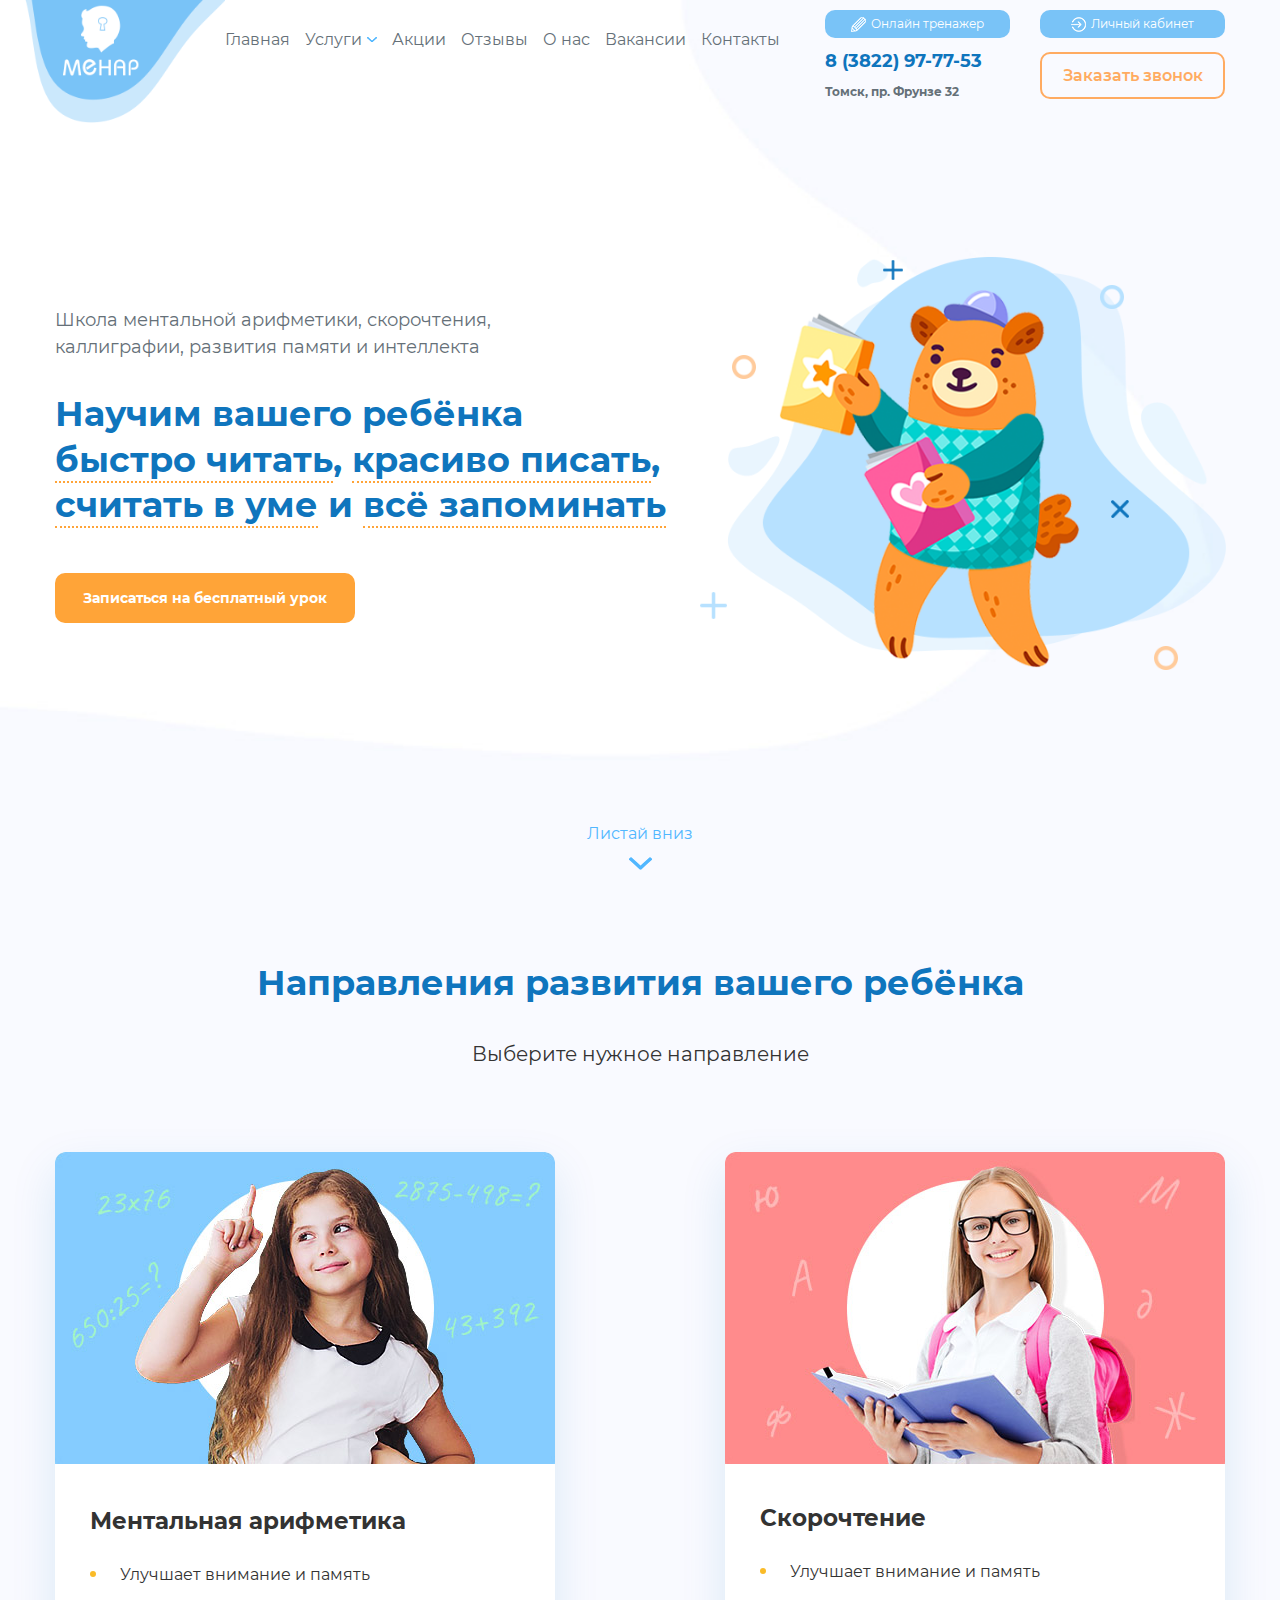
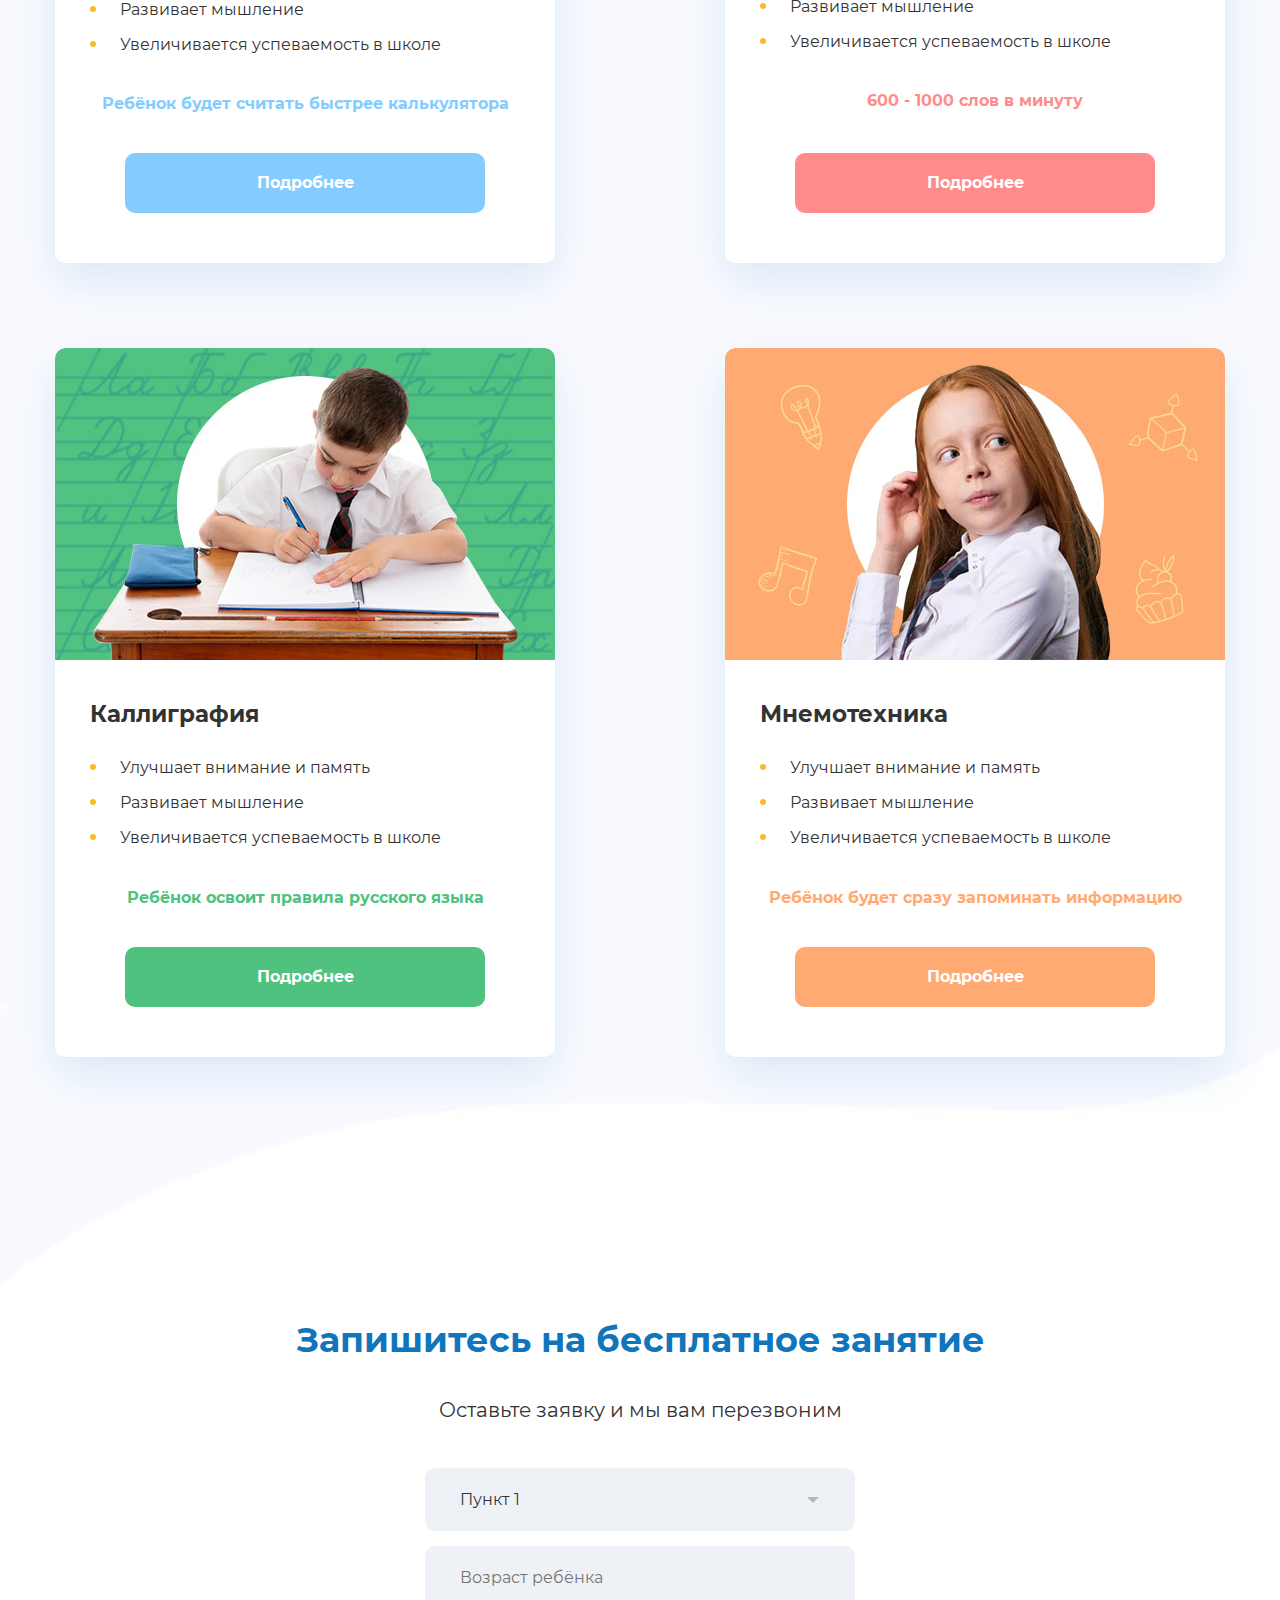
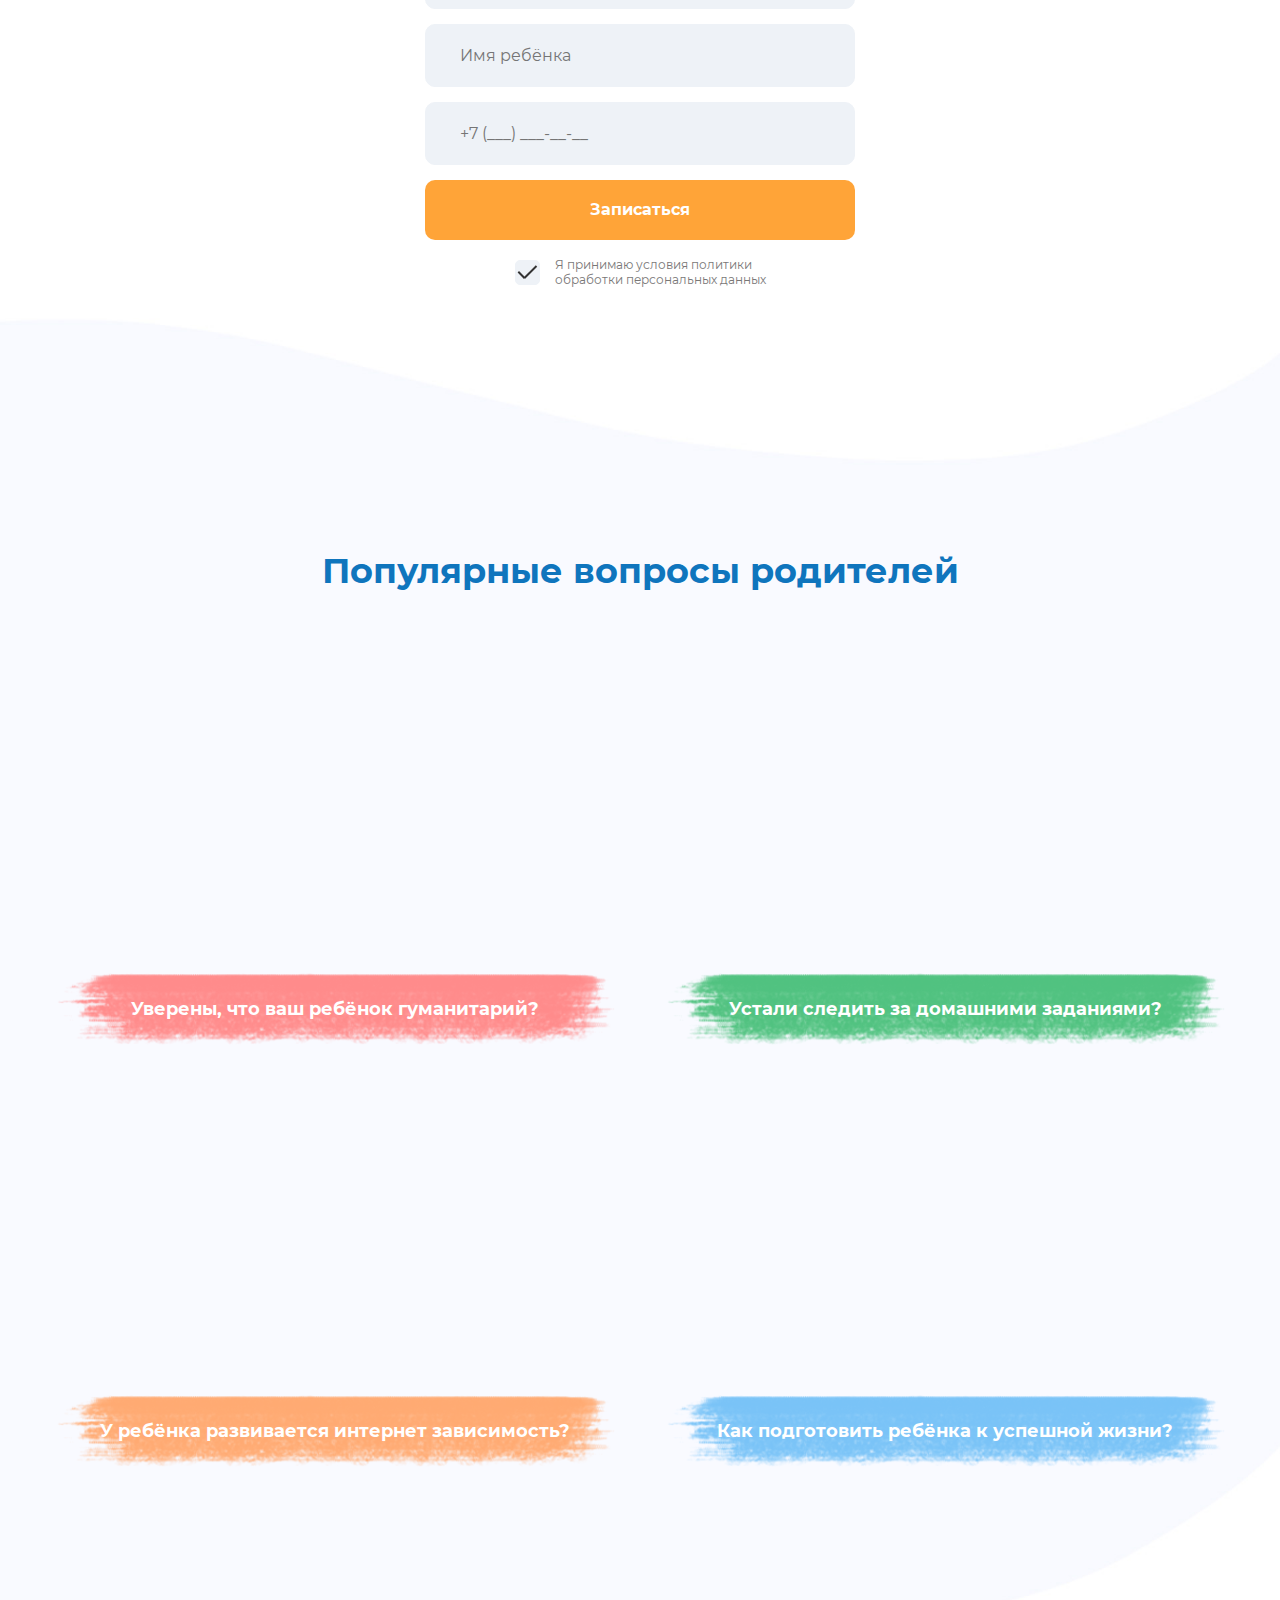
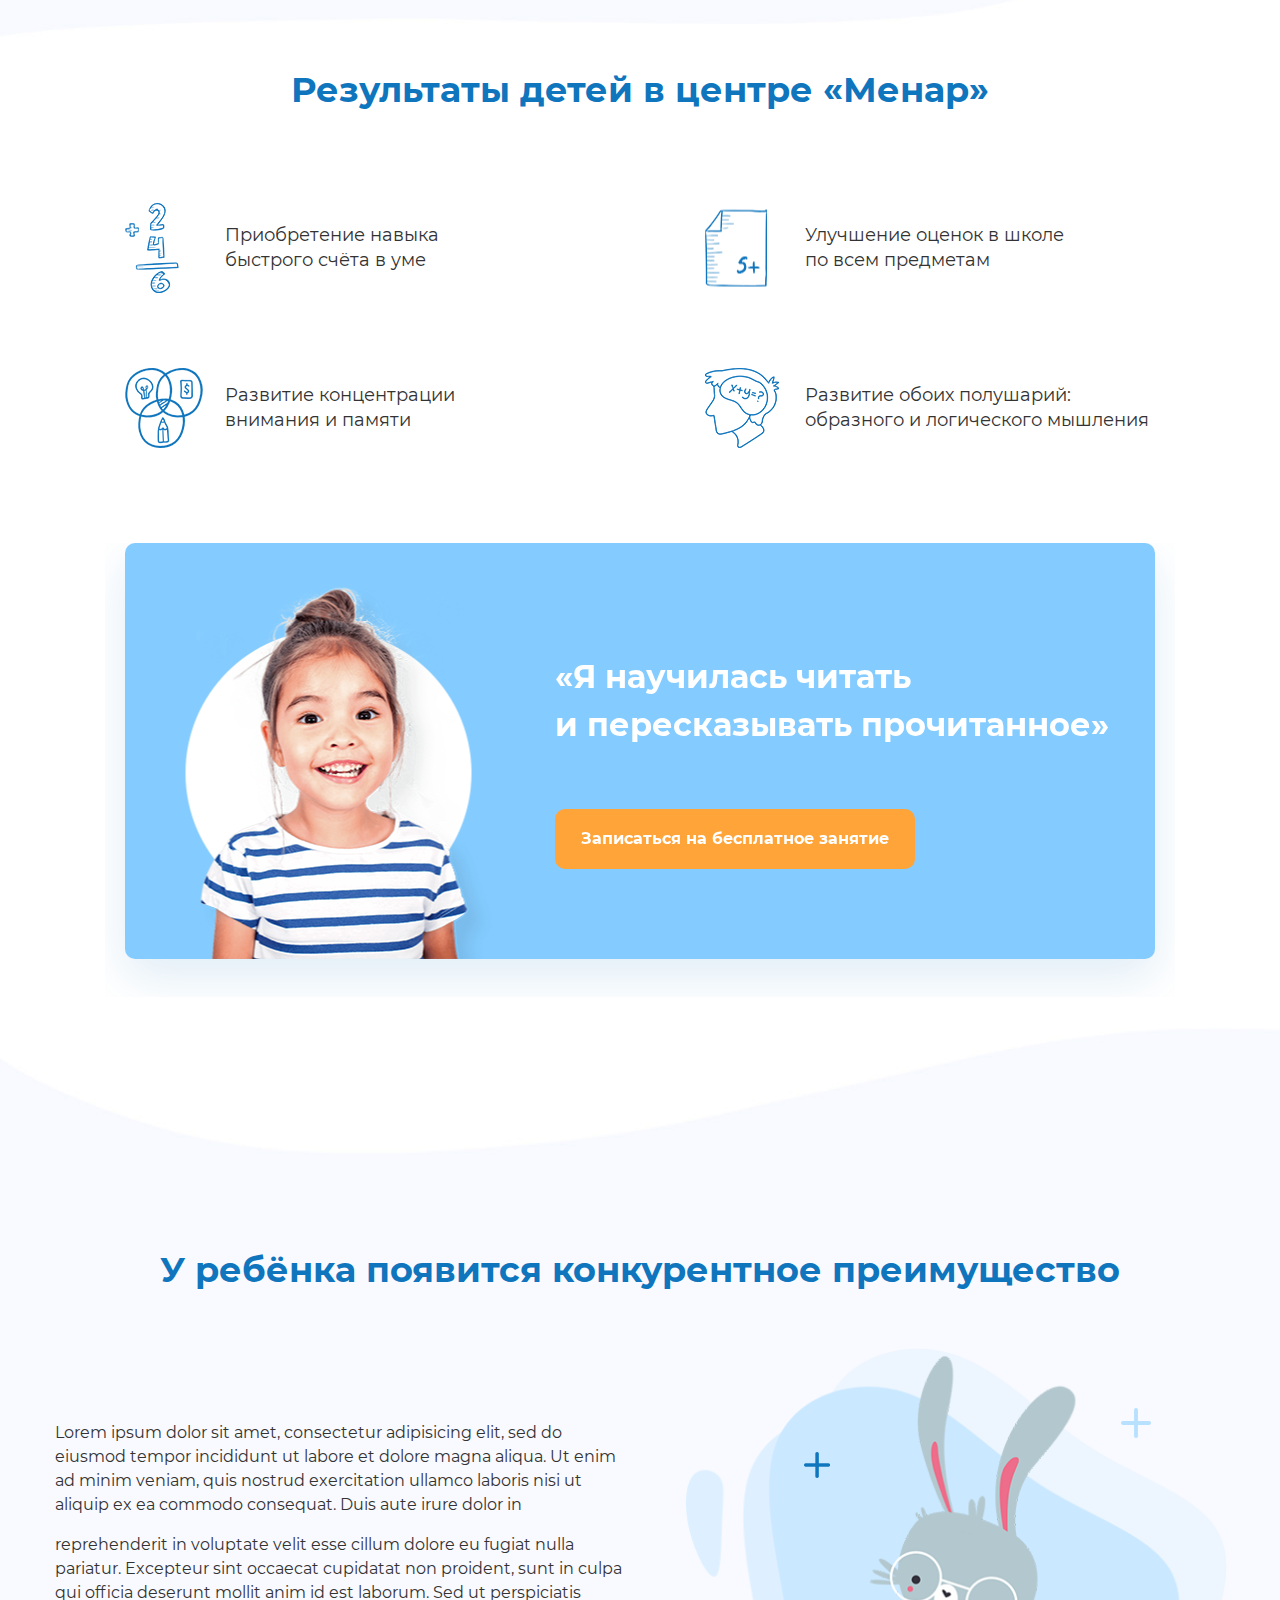
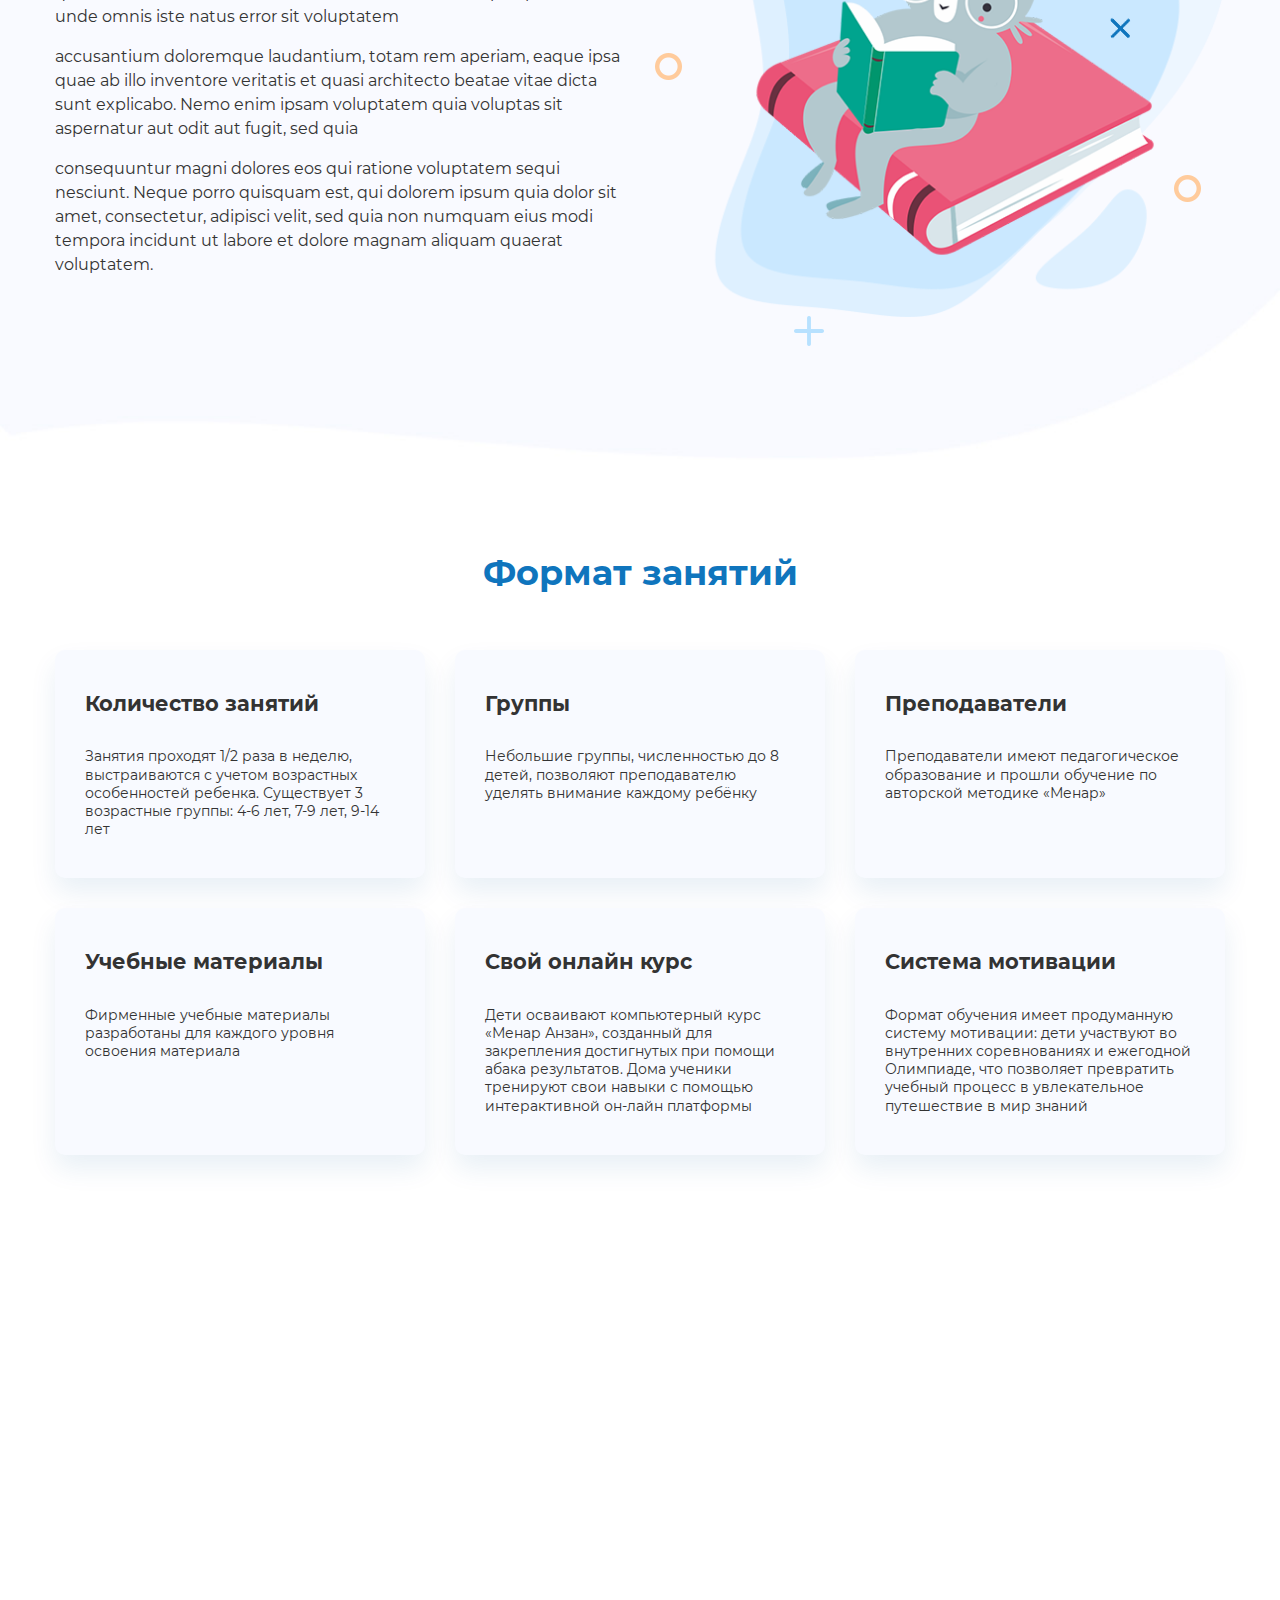
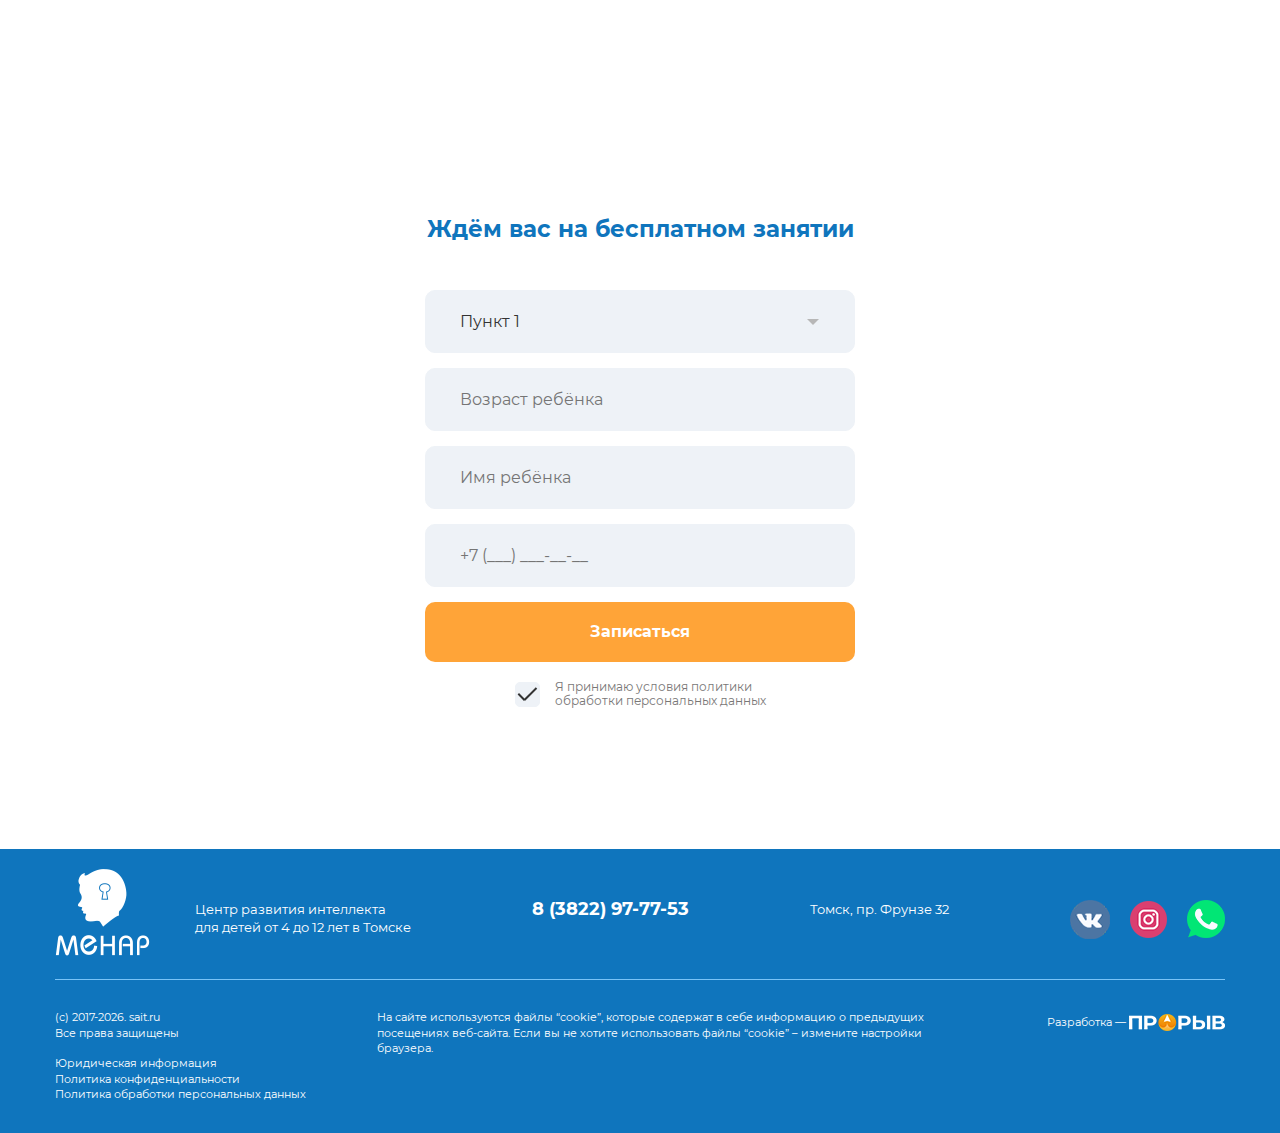
<file: index.html>
<!DOCTYPE html>
<html>
<head>
	<title></title>
	<meta name="keywords" content=''>
	<meta name="description" content=''>

	<meta name="format-detection" content="telephone=no">

	<meta http-equiv="Content-Type" content="text/html; charset=utf-8">
	<meta name="viewport" content="width=device-width,minimum-scale=1,maximum-scale=1">
	<link rel="stylesheet" href="css/reset.css" type="text/css">
	<link rel="stylesheet" href="css/jquery.fancybox.css" type="text/css">
	<link rel="stylesheet" href="css/slick.css" type="text/css">
	<link rel="stylesheet" href="css/twentytwenty.css" type="text/css"/>
	<link rel="stylesheet" href="css/chosen.min.css" type="text/css"/>
	<link rel="stylesheet" href="css/layout.css" type="text/css">
	<link rel="stylesheet" href="css/main.css" type="text/css">

</head>
<body class="main">
	<div class="body-wrap">
		<div class="b header">
			<div class="container">
				<div class="header-wrap">
					<div class="header-burger">
						<div class="mobile-btn-wrap">
							<div class="mobile-btn">
								<div class="mobile-btn-el"></div>
							</div>
						</div>
					</div>
					<div class="header-logo">
						<a href="/"><img src="i/logo.png" alt=""></a>
					</div>
					<div class="header-contacts">
						<div class="header-contacts-item">
							<a href="#" class="small-btn"><span><img src="i/small-icon-1.png">Онлайн тренажер</span></a>
							<a href="#" class="small-btn"><span><img src="i/small-icon-2.png">Личный кабинет</span></a>
						</div>
						<div class="header-contacts-item mobile">
							<div class="header-info">
								<a href="tel:+73822977753" class="phone">8 (3822) 97-77-53</a>
								<div class="header-info-item"><b>Томск, пр. Фрунзе 32</b></div>
							</div>
							<a href="#popup-callback" class="header-btn fancybox">Заказать звонок</a>
						</div>
					</div>
					<div class="header-nav">
						<ul>
							<li><a href="/">Главная</a></li>
							<li class="li-drop">
								<span>Услуги</span>
								<div class="drop">
									<div class="drop-wrap">
										<ul>
											<li><a href="/">Ментальная арифметика</a></li>
											<li><a href="/">Скорочтение</a></li>
											<li><a href="/">Каллиграфия</a></li>
											<li><a href="/">Мнемотехника</a></li>
										</ul>
									</div>
								</div>
							</li>
							<li><a href="/">Акции</a></li>
							<li><a href="/">Отзывы</a></li>
							<li><a href="/">О нас</a></li>
							<li><a href="/">Вакансии</a></li>
							<li><a href="/">Контакты</a></li>
						</ul>
					</div>
				</div>
			</div>
			<div class="mobile-menu">
				<div class="close-btn"></div>
				<div class="header-logo">
					<a href="/"><img src="i/logo.png" alt=""></a>
				</div>
				<ul class="nav">
					<li><a href="/">Главная</a></li>
					<li class="li-drop">
						<span>Услуги</span>
						<div class="drop">
							<div class="drop-back">Назад</div>
							<ul class="nav">
								<li><a href="/">Ментальная арифметика</a></li>
								<li><a href="/">Скорочтение</a></li>
								<li><a href="/">Каллиграфия</a></li>
								<li><a href="/">Мнемотехника</a></li>
							</ul>
						</div>
					</li>
					<li><a href="/">Акции</a></li>
					<li><a href="/">Отзывы</a></li>
					<li><a href="/">О нас</a></li>
					<li><a href="/">Вакансии</a></li>
					<li><a href="/">Контакты</a></li>
				</ul>
				<div class="mobile-menu-info">
					<a href="#" class="small-btn"><span><img src="i/small-icon-1.png">Онлайн тренажер</span></a>
					<a href="#" class="small-btn"><span><img src="i/small-icon-2.png">Личный кабинет</span></a>
					<div class="header-info">
						<a href="tel:+73822977753" class="phone">8 (3822) 97-77-53</a>
						<div class="header-info-item"><b>Томск</b>, пр. Фрунзе 32</div>
					</div>
					<a href="#popup-callback" class="header-btn fancybox">Заказать звонок</a>
				</div>
			</div>
		</div>

		<div class="b face">
			<div class="container">
				<div class="face-wrap">
					<div class="text">
						<div class="face-text">Школа ментальной арифметики, скорочтения, каллиграфии, развития памяти и интеллекта</div>
						<h2 class="title">Научим вашего ребёнка <mark>быстро читать</mark><a href="#">быстро читать</a>, <mark>красиво писать</mark><a href="#">красиво писать</a>, <mark>считать в уме</mark><a href="#">считать в уме</a> и <mark>всё запоминать</mark><a href="#">всё запоминать</a></h2>
						<a href="#form-block" class="btn scroll-btn">Записаться на бесплатный урок</a>
					</div>
					<div class="image img-anim-wrap">
						<div class="img-anim">
							<img src="i/face-img.png" alt="" class="img-anim-bg">
							<img src="i/face-img-face.png" class="img-anim-face img-1">
							<img src="i/face-img-anim-1.png" class="img-anim-el el-face-1">
							<img src="i/face-img-anim-1.png" class="img-anim-el el-face-2 right-rotate">
							<img src="i/face-img-anim-2.png" class="img-anim-el el-face-3 right-rotate">
							<img src="i/face-img-anim-3.png" class="img-anim-el el-face-4">
							<img src="i/face-img-anim-4.png" class="img-anim-el el-face-5">
							<img src="i/face-img-anim-5.png" class="img-anim-el el-face-6 right-rotate">
						</div>
					</div>
				</div>
			</div>
			<a href="#ekr-2" class="face-scroll scroll-btn">
				<span>Листай вниз</span>
				<img src="i/face-arr.png">
			</a>
		</div>

		<div class="b card-block" id="ekr-2">
			<div class="container">
				<h2 class="title">Направления развития вашего ребёнка </h2>
				<div class="subtitle">Выберите нужное направление</div>
				<div class="cards">
					<div class="card card-blue">
						<div class="image"><img src="i/card-1.jpg" alt=""></div>
						<div class="content">
							<div class="name">Ментальная арифметика</div>
							<div class="text">
								<ul>
									<li>Улучшает внимание и память</li>
									<li>Развивает мышление</li>
									<li>Увеличивается успеваемость в школе</li>
								</ul>
							</div>
							<div class="result">Ребёнок будет считать быстрее калькулятора</div>
							<a href="#" class="btn">Подробнее</a>
						</div>
					</div>
					<div class="card card-purple">
						<div class="image"><img src="i/card-2.jpg" alt=""></div>
						<div class="content">
							<div class="name">Скорочтение</div>
							<div class="text">
								<ul>
									<li>Улучшает внимание и память</li>
									<li>Развивает мышление</li>
									<li>Увеличивается успеваемость в школе</li>
								</ul>
							</div>
							<div class="result">600 - 1000 слов в минуту</div>
							<a href="#" class="btn">Подробнее</a>
						</div>
					</div>
					<div class="card card-green">
						<div class="image"><img src="i/card-3.jpg" alt=""></div>
						<div class="content">
							<div class="name">Каллиграфия</div>
							<div class="text">
								<ul>
									<li>Улучшает внимание и память</li>
									<li>Развивает мышление</li>
									<li>Увеличивается успеваемость в школе</li>
								</ul>
							</div>
							<div class="result">Ребёнок освоит правила русского языка</div>
							<a href="#" class="btn">Подробнее</a>
						</div>
					</div>
					<div class="card card-orange">
						<div class="image"><img src="i/card-4.jpg" alt=""></div>
						<div class="content">
							<div class="name">Мнемотехника</div>
							<div class="text">
								<ul>
									<li>Улучшает внимание и память</li>
									<li>Развивает мышление</li>
									<li>Увеличивается успеваемость в школе</li>
								</ul>
							</div>
							<div class="result">Ребёнок будет сразу запоминать информацию</div>
							<a href="#" class="btn">Подробнее</a>
						</div>
					</div>
				</div>
			</div>
		</div>

		<div class="b ekr" id="form-block">
			<div class="container">
				<h2 class="title">Запишитесь на бесплатное занятие</h2>
				<div class="subtitle">Оставьте заявку и мы вам перезвоним</div>
				<div class="b-form">
					<form>
						<div class="b-select">
							<select>
								<option value="1">Пункт 1</option>
								<option value="2">Пункт 2</option>
							</select>
						</div>
						<div class="b-input">
							<input type="number" inputmode="numeric" placeholder="Возраст ребёнка">
						</div>
						<div class="b-input">
							<input type="text" placeholder="Имя ребёнка">
						</div>
						<div class="b-input">
							<input type="tel" placeholder="+7 (___) ___-__-__">
						</div>
						<button type="submit" class="btn">Записаться</button>
						<div class="policy-text"><div class="radio-btn active"></div>Я принимаю условия <a href="#" target="_blank">политики<br> обработки персональных данных</a></div>
					</form>
				</div>
			</div>
		</div>

		<div class="b video-block">
			<div class="container">
				<h2 class="title">Популярные вопросы родителей</h2>
				<div class="videos">
					<div class="video-wrap video-purple">
						<div class="video">
							<iframe src="https://www.youtube.com/embed/6xLsLPHumJ8" frameborder="0" allow="accelerometer; autoplay; encrypted-media; gyroscope; picture-in-picture" allowfullscreen></iframe>
						</div>
						<div class="name">Уверены, что ваш ребёнок гуманитарий?</div>
					</div>
					<div class="video-wrap video-green">
						<div class="video">
							<iframe src="https://www.youtube.com/embed/6xLsLPHumJ8" frameborder="0" allow="accelerometer; autoplay; encrypted-media; gyroscope; picture-in-picture" allowfullscreen></iframe>
						</div>
						<div class="name">Устали следить за домашними заданиями?</div>
					</div>
					<div class="video-wrap video-orange">
						<div class="video">
							<iframe src="https://www.youtube.com/embed/6xLsLPHumJ8" frameborder="0" allow="accelerometer; autoplay; encrypted-media; gyroscope; picture-in-picture" allowfullscreen></iframe>
						</div>
						<div class="name">У ребёнка развивается интернет зависимость?</div>
					</div>
					<div class="video-wrap video-blue">
						<div class="video">
							<iframe src="https://www.youtube.com/embed/6xLsLPHumJ8" frameborder="0" allow="accelerometer; autoplay; encrypted-media; gyroscope; picture-in-picture" allowfullscreen></iframe>
						</div>
						<div class="name">Как подготовить ребёнка к успешной жизни?</div>
					</div>
				</div>
			</div>
		</div>

		<div class="b ekr">
			<div class="container">
				<h2 class="title">Результаты детей в центре «Менар»</h2>
				<ul class="preim-list">
					<li>
						<img src="i/preim-i-1.png" alt="">
						<span>Приобретение навыка<br> быстрого счёта в уме</span>
					</li>
					<li>
						<img src="i/preim-i-2.png" alt="">
						<span>Улучшение оценок в школе<br> по всем предметам</span>
					</li>
					<li>
						<img src="i/preim-i-3.png" alt="">
						<span>Развитие концентрации<br> внимания и памяти</span>
					</li>
					<li>
						<img src="i/preim-i-4.png" alt="">
						<span>Развитие обоих полушарий:<br> образного и логического мышления</span>
					</li>
				</ul>
				<div class="banner-slider">
					<div class="banner-slide lightblue-slide">
						<div class="banner-title">«Я научилась читать и&nbsp;пересказывать прочитанное»</div>
						<a href="#form-block-2" class="btn scroll-btn">Записаться на бесплатное занятие</a>
						<img src="i/slide-1.png" alt="" class="banner-img">
					</div>
					<div class="banner-slide green-slide">
						<div class="banner-title">«Я научилась читать и&nbsp;пересказывать прочитанное»</div>
						<a href="#form-block-2" class="btn scroll-btn">Записаться на бесплатное занятие</a>
						<img src="i/slide-2.png" alt="" class="banner-img">
					</div>
					<div class="banner-slide purple-slide">
						<div class="banner-title">«Я научилась читать и&nbsp;пересказывать прочитанное»</div>
						<a href="#form-block-2" class="btn scroll-btn">Записаться на бесплатное занятие</a>
						<img src="i/slide-3.png" alt="" class="banner-img">
					</div>
					<div class="banner-slide blue-slide">
						<div class="banner-title">«Я научилась читать и&nbsp;пересказывать прочитанное»</div>
						<a href="#form-block-2" class="btn scroll-btn">Записаться на бесплатное занятие</a>
						<img src="i/slide-4.png" alt="" class="banner-img">
					</div>
				</div>
			</div>
		</div>

		<div class="b text-block">
			<div class="container">
				<h2 class="title">У ребёнка появится конкурентное преимущество</h2>
				<div class="text-with-img">
					<div class="image img-anim-wrap">
						<div class="img-anim">
							<img src="i/rabbit.png" alt="" class="img-anim-bg">
							<img src="i/rabbit-face.png" class="img-anim-face img-2">
							<img src="i/face-img-anim-1.png" class="img-anim-el el-rab-1">
							<img src="i/face-img-anim-1.png" class="img-anim-el el-rab-2 right-rotate">
							<img src="i/face-img-anim-3.png" class="img-anim-el el-rab-3">
							<img src="i/face-img-anim-3.png" class="img-anim-el el-rab-4 right-rotate">
							<img src="i/face-img-anim-4-2.png" class="img-anim-el el-rab-5 right-rotate">
							<img src="i/face-img-anim-5-2.png" class="img-anim-el el-rab-6">
						</div>
					</div>
					<div class="text">
						<p>Lorem ipsum dolor sit amet, consectetur adipisicing elit, sed do eiusmod tempor incididunt ut labore et dolore magna aliqua. Ut enim ad minim veniam, quis nostrud exercitation ullamco laboris nisi ut aliquip ex ea commodo consequat. Duis aute irure dolor in</p>
						<p>reprehenderit in voluptate velit esse cillum dolore eu fugiat nulla pariatur. Excepteur sint occaecat cupidatat non proident, sunt in culpa qui officia deserunt mollit anim id est laborum. Sed ut perspiciatis unde omnis iste natus error sit voluptatem</p>
						<p>accusantium doloremque laudantium, totam rem aperiam, eaque ipsa quae ab illo inventore veritatis et quasi architecto beatae vitae dicta sunt explicabo. Nemo enim ipsam voluptatem quia voluptas sit aspernatur aut odit aut fugit, sed quia</p>
						<p>consequuntur magni dolores eos qui ratione voluptatem sequi nesciunt. Neque porro quisquam est, qui dolorem ipsum quia dolor sit amet, consectetur, adipisci velit, sed quia non numquam eius modi tempora incidunt ut labore et dolore magnam aliquam quaerat voluptatem.</p>
					</div>
				</div>
			</div>
		</div>

		<div class="b ekr-big">
			<div class="container">
				<h2 class="title">Формат занятий</h2>
				<ul class="descr-list">
					<li>
						<div class="name">Количество занятий</div>
						<div class="text">
							<p>Занятия проходят 1/2 раза в неделю, выстраиваются с учетом возрастных особенностей ребенка. Существует 3 возрастные группы: 4-6 лет, 7-9 лет, 9-14 лет</p>
						</div>
					</li>
					<li>
						<div class="name">Группы</div>
						<div class="text">
							<p>Небольшие группы, численностью до 8 детей, позволяют преподавателю уделять внимание каждому ребёнку</p>
						</div>
					</li>
					<li>
						<div class="name">Преподаватели</div>
						<div class="text">
							<p>Преподаватели имеют педагогическое образование и прошли обучение по авторской методике «Менар»</p>
						</div>
					</li>
					<li>
						<div class="name">Учебные материалы</div>
						<div class="text">
							<p>Фирменные учебные материалы разработаны для каждого уровня освоения материала</p>
						</div>
					</li>
					<li>
						<div class="name">Свой онлайн курс</div>
						<div class="text">
							<p>Дети осваивают компьютерный курс «Менар Анзан», созданный для закрепления достигнутых при помощи абака результатов. Дома ученики тренируют свои навыки с помощью интерактивной он-лайн платформы</p>
						</div>
					</li>
					<li>
						<div class="name">Система мотивации</div>
						<div class="text">
							<p>Формат обучения имеет продуманную систему мотивации: дети участвуют во внутренних соревнованиях и ежегодной Олимпиаде, что позволяет превратить учебный процесс в увлекательное путешествие в мир знаний</p>
						</div>
					</li>
				</ul>
			</div>
		</div>

		<div class="b map-block">
			<div class="map">
				<iframe src="https://yandex.ru/map-widget/v1/-/CKE1nFmr" width="100%" height="100%" frameborder="0" allowfullscreen="true"></iframe>
				<iframe class="mobile" src="https://yandex.ru/map-widget/v1/-/CKE1n68r" width="100%" height="100%" frameborder="0" allowfullscreen="true"></iframe>
			</div>
			<div class="container" id="form-block-2">
				<div class="wrap">
					<h2 class="title">Ждём вас на бесплатном занятии</h2>
					<div class="b-form">
						<form>
							<div class="b-select">
								<select>
									<option value="1">Пункт 1</option>
									<option value="2">Пункт 2</option>
								</select>
							</div>
							<div class="b-input">
								<input type="number" inputmode="numeric" placeholder="Возраст ребёнка">
							</div>
							<div class="b-input">
								<input type="text" placeholder="Имя ребёнка">
							</div>
							<div class="b-input">
								<input type="tel" placeholder="+7 (___) ___-__-__">
							</div>
							<button type="submit" class="btn">Записаться</button>
							<div class="policy-text"><div class="radio-btn active"></div>Я принимаю условия <a href="#" target="_blank">политики<br> обработки персональных данных</a></div>
						</form>
					</div>
				</div>
			</div>
		</div>

		<div class="b footer">
			<div class="container">
				<div class="footer-top">
					<div class="footer-logo">
						<a href="/"><img src="i/logo-2.png"></a>
					</div>
					<div class="footer-top-wrap">
						<div class="footer-logo-text">Центр развития интеллекта<br> для детей от 4 до 12 лет в Томске</div>
						<a href="tel:+73822977753" class="phone">8 (3822) 97-77-53</a>
						<div class="footer-addres">Томск, пр. Фрунзе 32</div>
						<ul class="social">
							<li><a href="#" target="_blank"><img src="i/vk-icon.png"></a></li>
							<li><a href="#" target="_blank"><img src="i/inst-icon.png"></a></li>
							<li><a href="#" target="_blank"><img src="i/wa-icon.png"></a></li>
						</ul>
					</div>
				</div>
				<div class="footer-bot">
					<div class="footer-info">
						<p>(с) 2017-<span id="footer-year"></span>. sait.ru<br> Все права защищены</p>
						<br>
						<p>
							<a href="#popup-ur-info" class="fancybox">Юридическая информация</a><br>
							<a href="#" target="_blank">Политика конфиденциальности</a><br>
							<a href="#" target="_blank">Политика обработки персональных данных</a>
						</p>
					</div>
					<div class="footer-cookie">
						<p>На сайте используются <a href="#" target="_blank">файлы “cookie”</a>, которые содержат в себе информацию о предыдущих посещениях веб-сайта. Если вы не хотите использовать <a href="#" target="_blank">файлы “cookie”</a> – измените настройки браузера.</p>
					</div>
					<div class="footer-dev">
						<a href="https://atkgroup.pro" target="_blank">
							<span>Разработка  —</span>
							<img src="i/logo-dev.png">
						</a>
					</div>
				</div>
			</div>
		</div>

		<div style="display:none;">
			<div class="popup" id="popup-callback">
				<h2 class="title">Заявка на обратный звонок</h2>
				<div class="subtitle">Наш менеджер свяжется с вами</div>
				<div class="b-form">
					<form>
						<div class="b-input">
							<input type="text" placeholder="Имя ребёнка">
						</div>
						<div class="b-input">
							<input type="tel" placeholder="+7 (___) ___-__-__">
						</div>
						<button type="submit" class="btn">Записаться</button>
						<div class="policy-text"><div class="radio-btn active"></div>Я принимаю условия <a href="#" target="_blank">политики<br> обработки персональных данных</a></div>
					</form>
				</div>
			</div>

			<div class="popup" id="popup-ur-info">
				<h2 class="title">Юридическая информация</h2>
				<div class="b-text">
					<p>Lorem ipsum dolor sit amet, consectetur adipiscing elit, sed do eiusmod tempor incididunt ut labore et dolore magna aliqua. Sed risus pretium quam vulputate. Ullamcorper malesuada proin libero nunc consequat interdum varius sit. Lectus arcu bibendum at varius vel. Viverra orci sagittis eu volutpat odio facilisis mauris sit amet. Id aliquet lectus proin nibh nisl condimentum id. Dictum fusce ut placerat orci nulla pellentesque. Blandit aliquam etiam erat velit scelerisque. Mus mauris vitae ultricies leo integer malesuada nunc vel. Mattis nunc sed blandit libero volutpat sed cras.</p>
					<p>Ac ut consequat semper viverra nam libero justo laoreet sit. Adipiscing at in tellus integer feugiat scelerisque varius. Risus quis varius quam quisque id diam vel. Placerat orci nulla pellentesque dignissim enim sit amet. Mattis vulputate enim nulla aliquet porttitor lacus luctus accumsan tortor. Fermentum leo vel orci porta non pulvinar. Viverra maecenas accumsan lacus vel. Nisi lacus sed viverra tellus in. Volutpat commodo sed egestas egestas fringilla phasellus faucibus scelerisque eleifend. Et malesuada fames ac turpis. Turpis cursus in hac habitasse platea dictumst quisque sagittis purus. Hendrerit dolor magna eget est lorem ipsum dolor. Et leo duis ut diam quam nulla porttitor massa.</p>
				</div>
			</div>
		</div>
	</div>

	<script type="text/javascript" src="js/jquery-2.1.1.min.js"></script>
	<script type="text/javascript" src="js/jquery.fancybox.js"></script>
	<script type="text/javascript" src="js/jquery.inputmask.bundle.js"></script>
	<script src="js/jquery.event.move.js" type="text/javascript"></script>
	<script src="js/jquery.twentytwenty.js" type="text/javascript"></script>
	<script type="text/javascript" src="js/chosen.jquery.min.js"></script>
	<script type="text/javascript" src="js/slick.js"></script>
	<script type="text/javascript" src="js/main.js"></script>
</body>
</html>
</file>
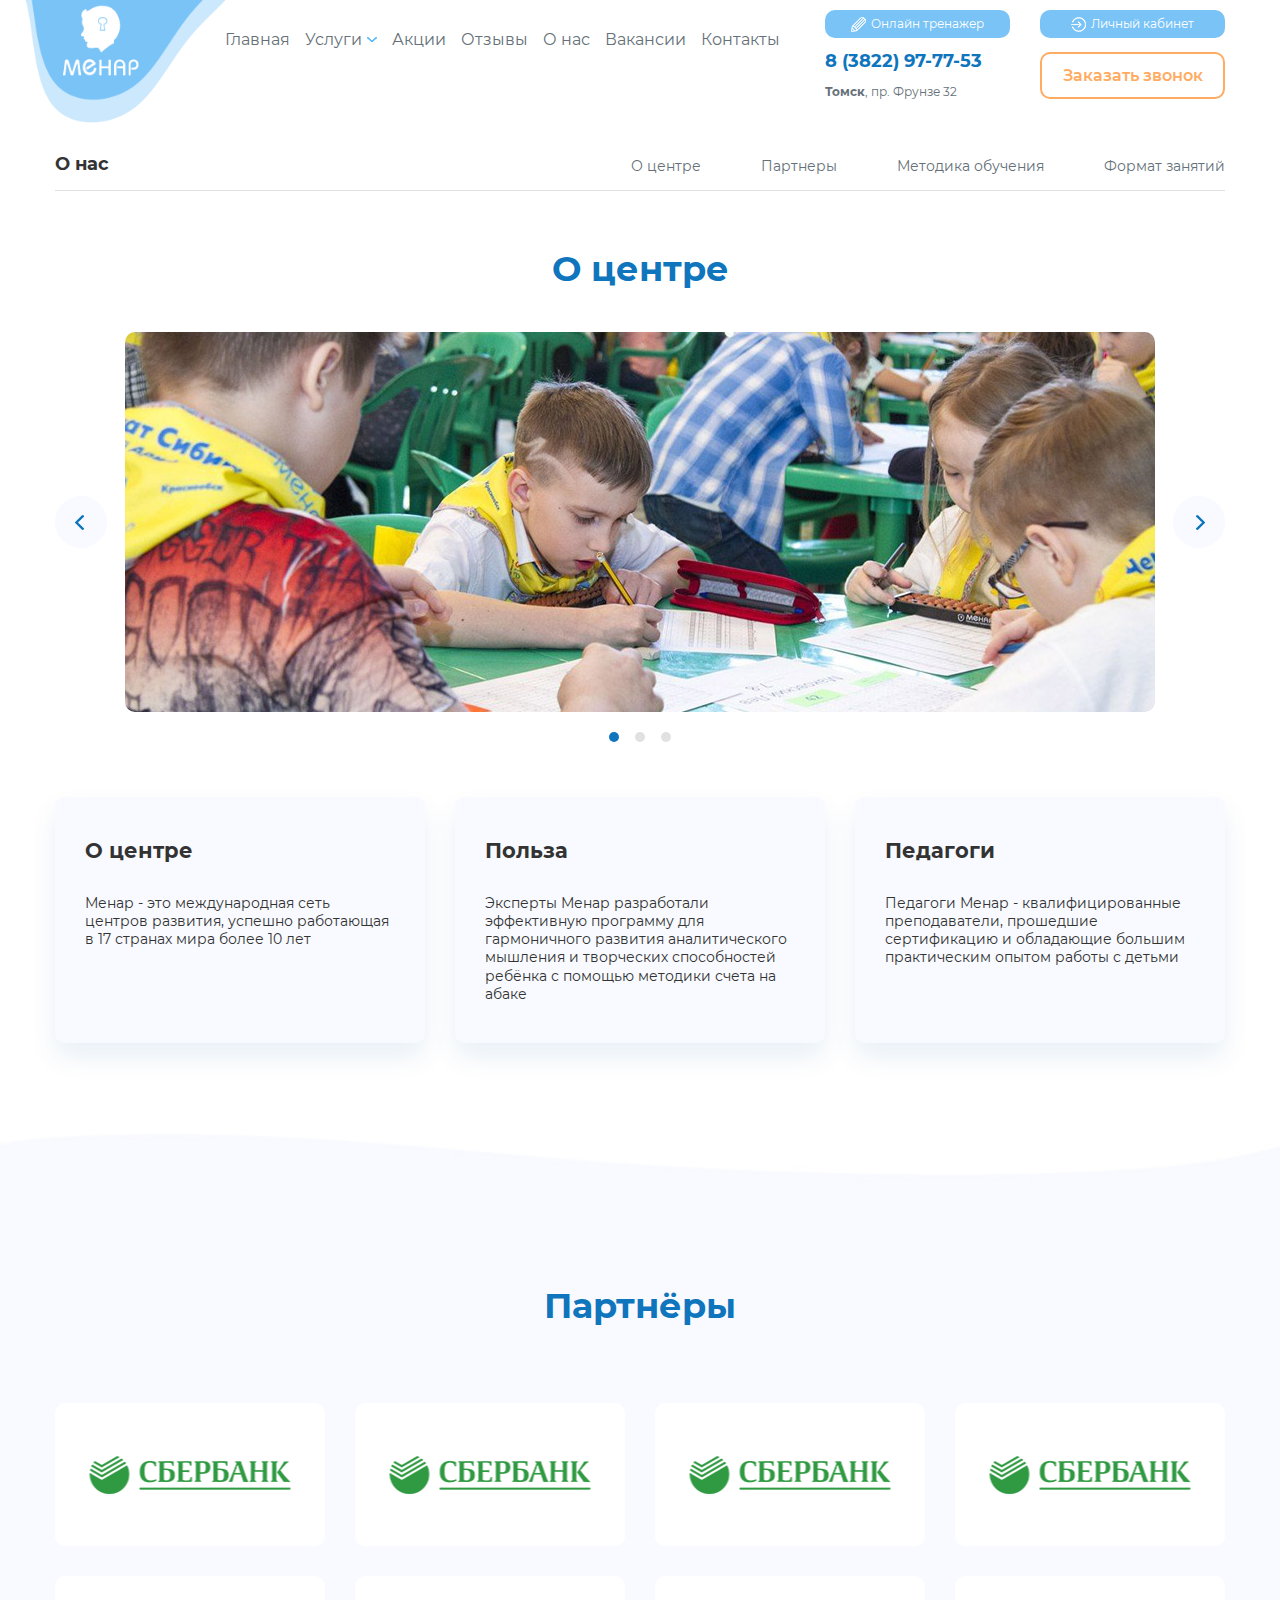
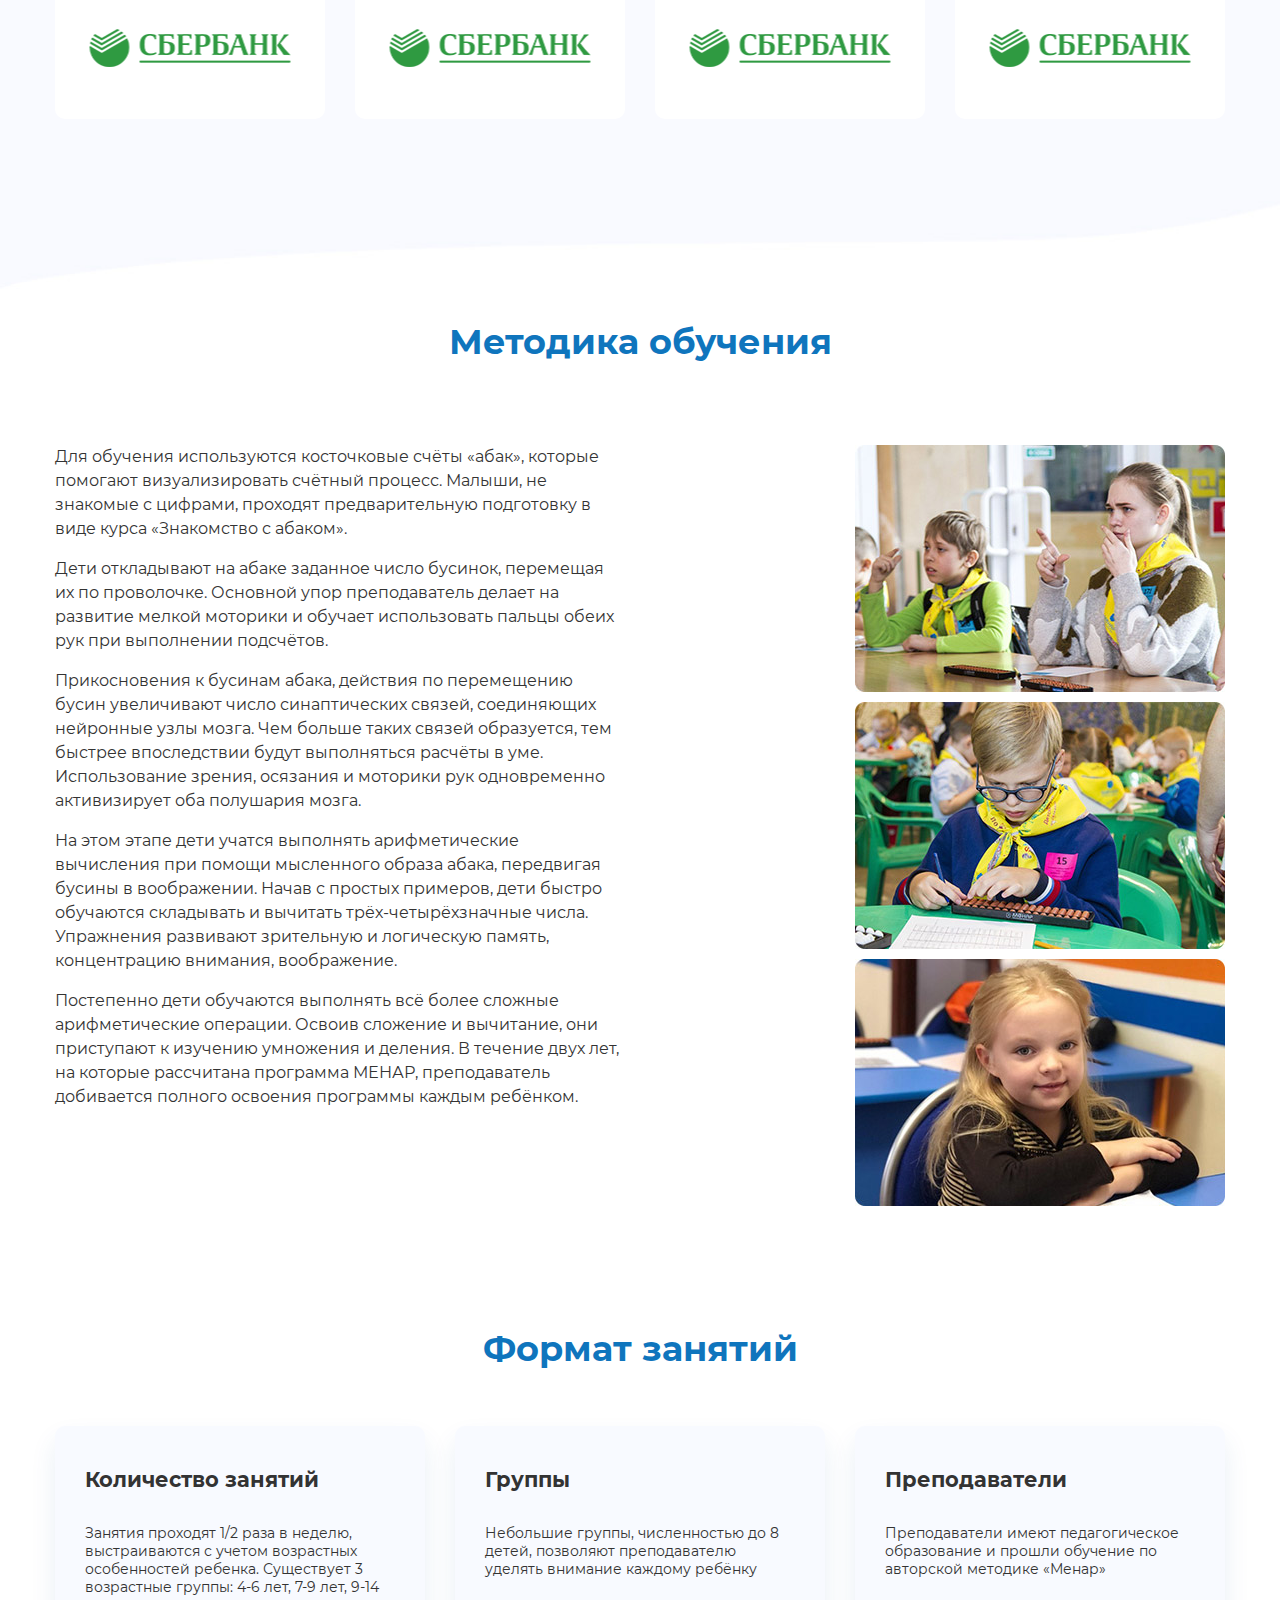
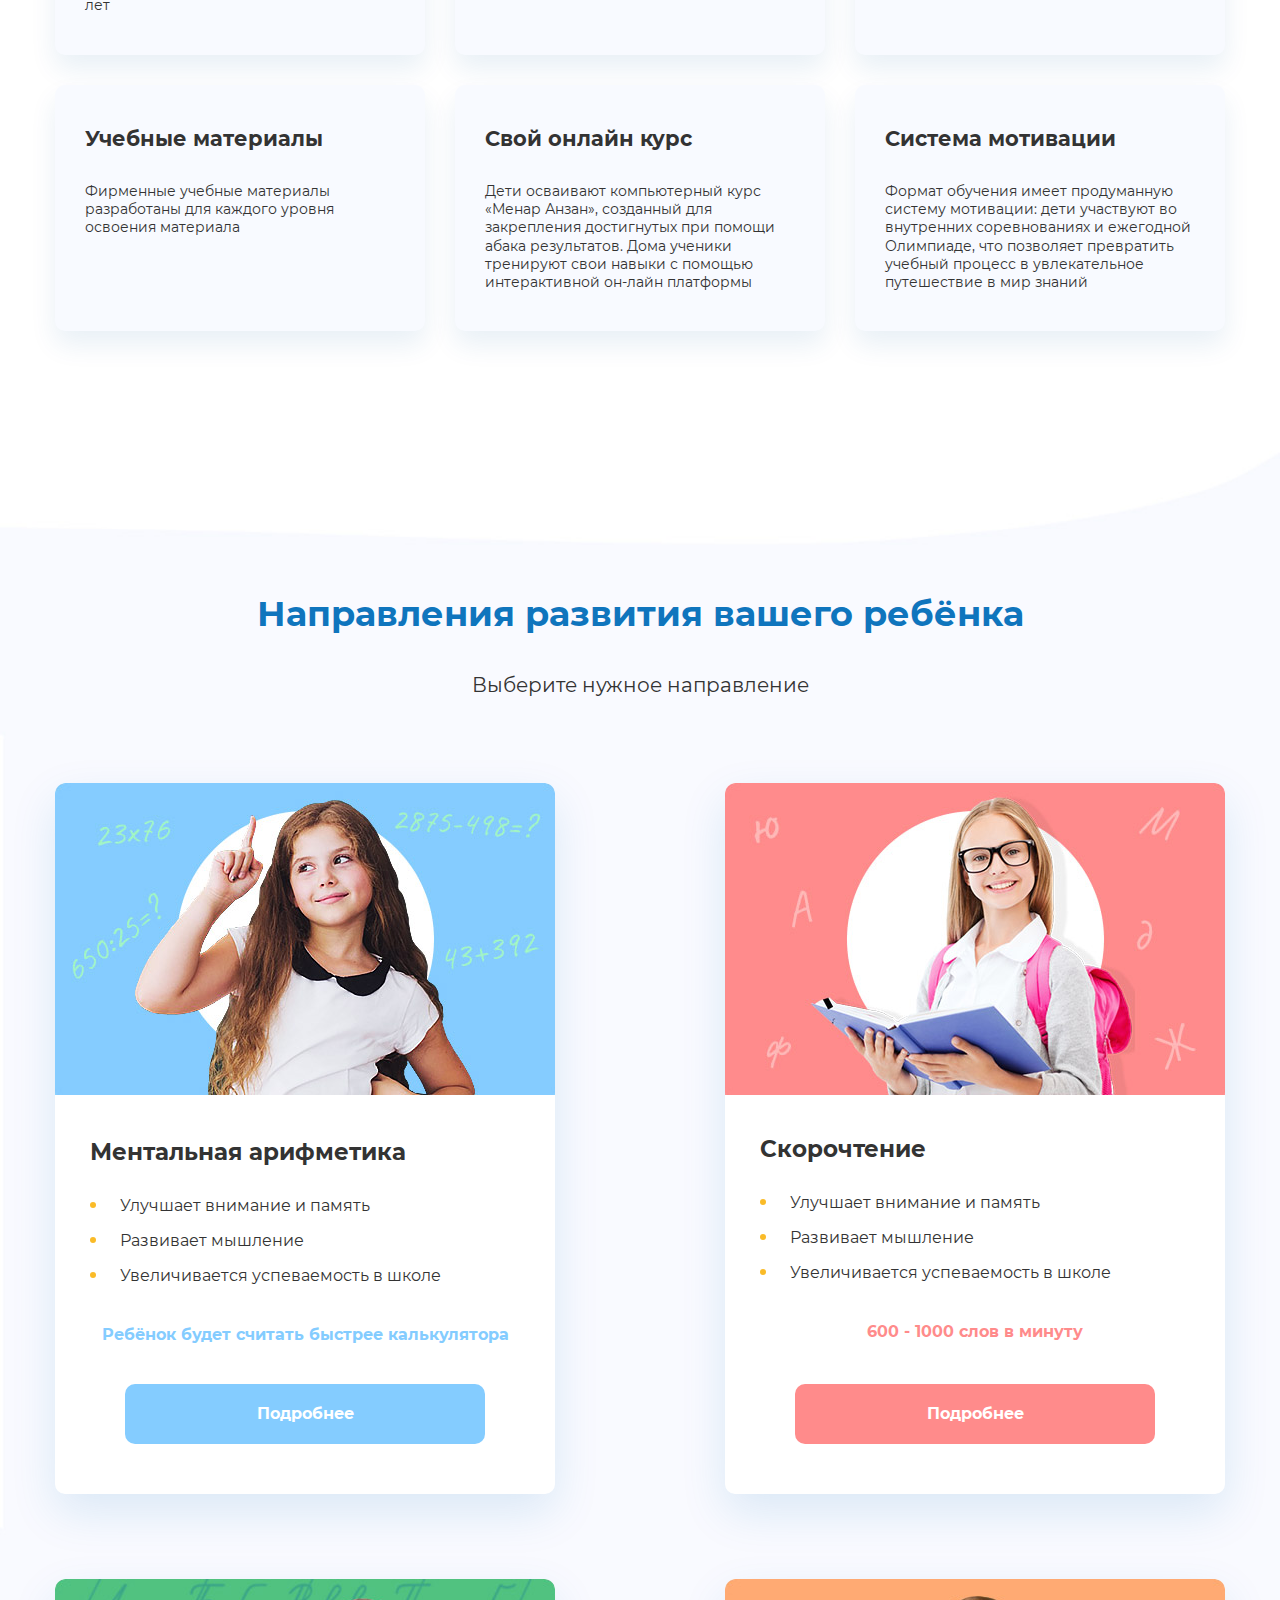
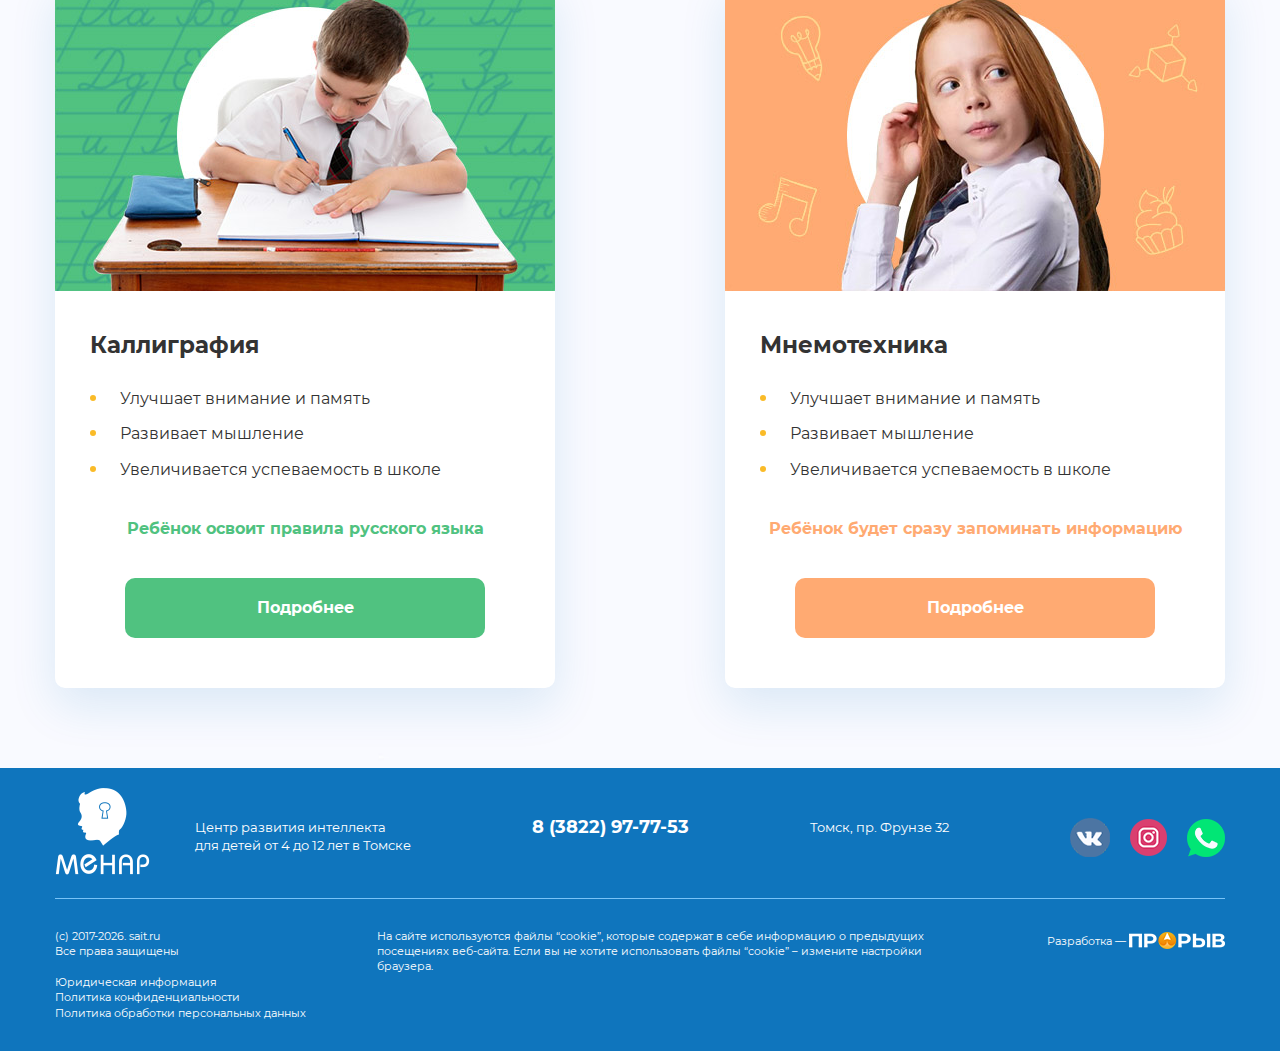
<file: about.html>
<!DOCTYPE html>
<html>
<head>
	<title></title>
	<meta name="keywords" content=''>
	<meta name="description" content=''>

	<meta name="format-detection" content="telephone=no">

	<meta http-equiv="Content-Type" content="text/html; charset=utf-8">
	<meta name="viewport" content="width=device-width,minimum-scale=1,maximum-scale=1">
	<link rel="stylesheet" href="css/reset.css" type="text/css">
	<link rel="stylesheet" href="css/jquery.fancybox.css" type="text/css">
	<link rel="stylesheet" href="css/slick.css" type="text/css">
	<link rel="stylesheet" href="css/twentytwenty.css" type="text/css"/>
	<link rel="stylesheet" href="css/chosen.min.css" type="text/css"/>
	<link rel="stylesheet" href="css/layout.css" type="text/css">
	<link rel="stylesheet" href="css/main.css" type="text/css">

</head>
<body>
	<div class="body-wrap">
		<div class="b header">
			<div class="container">
				<div class="header-wrap">
					<div class="header-burger">
						<div class="mobile-btn-wrap">
							<div class="mobile-btn">
								<div class="mobile-btn-el"></div>
							</div>
						</div>
					</div>
					<div class="header-logo">
						<a href="/"><img src="i/logo.png" alt=""></a>
					</div>
					<div class="header-contacts">
						<div class="header-contacts-item">
							<a href="#" class="small-btn"><span><img src="i/small-icon-1.png">Онлайн тренажер</span></a>
							<a href="#" class="small-btn"><span><img src="i/small-icon-2.png">Личный кабинет</span></a>
						</div>
						<div class="header-contacts-item mobile">
							<div class="header-info">
								<a href="tel:+73822977753" class="phone">8 (3822) 97-77-53</a>
								<div class="header-info-item"><b>Томск</b>, пр. Фрунзе 32</div>
							</div>
							<a href="#" class="header-btn">Заказать звонок</a>
						</div>
					</div>
					<div class="header-nav">
						<ul>
							<li><a href="/">Главная</a></li>
							<li class="li-drop"><a href="/">Услуги</a></li>
							<li><a href="/">Акции</a></li>
							<li><a href="/">Отзывы</a></li>
							<li><a href="/">О нас</a></li>
							<li><a href="/">Вакансии</a></li>
							<li><a href="/">Контакты</a></li>
						</ul>
					</div>
				</div>
			</div>
			<div class="mobile-menu">
				<div class="close-btn"></div>
				<div class="header-logo">
					<a href="/"><img src="i/logo.png" alt=""></a>
				</div>
				<ul class="nav">
					<li><a href="/">Главная</a></li>
					<li class="li-drop"><span>Услуги</span></li>
					<li><a href="/">Акции</a></li>
					<li><a href="/">Отзывы</a></li>
					<li><a href="/">О нас</a></li>
					<li><a href="/">Вакансии</a></li>
					<li><a href="/">Контакты</a></li>
				</ul>
				<div class="mobile-menu-info">
					<a href="#" class="small-btn"><span><img src="i/small-icon-1.png">Онлайн тренажер</span></a>
					<a href="#" class="small-btn"><span><img src="i/small-icon-2.png">Личный кабинет</span></a>
					<div class="header-info">
						<a href="tel:+73822977753" class="phone">8 (3822) 97-77-53</a>
						<div class="header-info-item"><b>Томск</b>, пр. Фрунзе 32</div>
					</div>
					<a href="#" class="header-btn">Заказать звонок</a>
				</div>
			</div>
		</div>

		<div class="b mental-face">
			<div class="container">
				<div class="mental-face-top">
					<h1 class="mental-face-top-left">О нас</h1>
					<div class="mental-face-top-right">
						<a href="#about" class="scroll-btn">О центре</a>
						<a href="#partners" class="scroll-btn">Партнеры</a>
						<a href="#methods" class="scroll-btn">Методика обучения</a>
						<a href="#lessons" class="scroll-btn">Формат занятий</a>
					</div>
				</div>
				<div class="about-wrap" id="about">
					<h2 class="title">О центре</h2>
					<div class="about-slider">
						<div class="about-slide"><img src="i/about-img.jpg" alt=""></div>
						<div class="about-slide"><img src="i/about-img.jpg" alt=""></div>
						<div class="about-slide"><img src="i/about-img.jpg" alt=""></div>
					</div>
				</div>
				<ul class="descr-list">
					<li>
						<div class="name">О центре</div>
						<div class="text">
							<p>Менар - это международная сеть центров развития, успешно работающая в 17 странах мира более 10 лет</p>
						</div>
					</li>
					<li>
						<div class="name">Польза</div>
						<div class="text">
							<p>Эксперты Менар разработали эффективную программу для гармоничного развития аналитического мышления и творческих способностей ребёнка с помощью методики счета на абаке</p>
						</div>
					</li>
					<li>
						<div class="name">Педагоги</div>
						<div class="text">
							<p>Педагоги Менар - квалифицированные преподаватели, прошедшие сертификацию и обладающие большим практическим опытом работы с детьми</p>
						</div>
					</li>
				</ul>
			</div>
		</div>

		<div class="b partners-block" id="partners">
			<div class="container">
				<h2 class="title">Партнёры</h2>
				<ul class="partners">
					<li><img src="i/sber.png"></li>
					<li><img src="i/sber.png"></li>
					<li><img src="i/sber.png"></li>
					<li><img src="i/sber.png"></li>
					<li><img src="i/sber.png"></li>
					<li><img src="i/sber.png"></li>
					<li><img src="i/sber.png"></li>
					<li><img src="i/sber.png"></li>
				</ul>
			</div>
		</div>

		<div class="b ekr" id="methods">
			<div class="container">
				<h2 class="title">Методика обучения</h2>
				<div class="methods">
					<div class="text">
						<p>Для обучения используются косточковые счёты «абак», которые помогают визуализировать счётный процесс. Малыши, не знакомые с цифрами, проходят предварительную подготовку в виде курса «Знакомство с абаком».</p>
						<p>Дети откладывают на абаке заданное число бусинок, перемещая их по проволочке. Основной упор преподаватель делает на развитие мелкой моторики и обучает использовать пальцы обеих рук при выполнении подсчётов.</p>
						<p>Прикосновения к бусинам абака, действия по перемещению бусин увеличивают число синаптических связей, соединяющих нейронные узлы мозга. Чем больше таких связей образуется, тем быстрее впоследствии будут выполняться расчёты в уме. Использование зрения, осязания и моторики рук одновременно активизирует оба полушария мозга.</p>
						<p>На этом этапе дети учатся выполнять арифметические вычисления при помощи мысленного образа абака, передвигая бусины в воображении. Начав с простых примеров, дети быстро обучаются складывать и вычитать трёх-четырёхзначные числа. Упражнения развивают зрительную и логическую память, концентрацию внимания, воображение.</p>
						<p>Постепенно дети обучаются выполнять всё более сложные арифметические операции. Освоив сложение и вычитание, они приступают к изучению умножения и деления. В течение двух лет, на которые рассчитана программа МЕНАР, преподаватель добивается полного освоения программы каждым ребёнком.</p>
					</div>
					<div class="image">
						<img src="i/gal-6.jpg" alt="">
						<img src="i/gal-5.jpg" alt="">
						<img src="i/gal-4.jpg" alt="">
					</div>
				</div>
			</div>
		</div>

		<div class="b ekr-big" id="lessons">
			<div class="container">
				<h2 class="title">Формат занятий</h2>
				<ul class="descr-list">
					<li>
						<div class="name">Количество занятий</div>
						<div class="text">
							<p>Занятия проходят 1/2 раза в неделю, выстраиваются с учетом возрастных особенностей ребенка. Существует 3 возрастные группы: 4-6 лет, 7-9 лет, 9-14 лет</p>
						</div>
					</li>
					<li>
						<div class="name">Группы</div>
						<div class="text">
							<p>Небольшие группы, численностью до 8 детей, позволяют преподавателю уделять внимание каждому ребёнку</p>
						</div>
					</li>
					<li>
						<div class="name">Преподаватели</div>
						<div class="text">
							<p>Преподаватели имеют педагогическое образование и прошли обучение по авторской методике «Менар»</p>
						</div>
					</li>
					<li>
						<div class="name">Учебные материалы</div>
						<div class="text">
							<p>Фирменные учебные материалы разработаны для каждого уровня освоения материала</p>
						</div>
					</li>
					<li>
						<div class="name">Свой онлайн курс</div>
						<div class="text">
							<p>Дети осваивают компьютерный курс «Менар Анзан», созданный для закрепления достигнутых при помощи абака результатов. Дома ученики тренируют свои навыки с помощью интерактивной он-лайн платформы</p>
						</div>
					</li>
					<li>
						<div class="name">Система мотивации</div>
						<div class="text">
							<p>Формат обучения имеет продуманную систему мотивации: дети участвуют во внутренних соревнованиях и ежегодной Олимпиаде, что позволяет превратить учебный процесс в увлекательное путешествие в мир знаний</p>
						</div>
					</li>
				</ul>
			</div>
		</div>

		<div class="b card-block-2">
			<div class="container">
				<h2 class="title">Направления развития вашего ребёнка </h2>
				<div class="subtitle">Выберите нужное направление</div>
				<div class="cards">
					<div class="card card-blue">
						<div class="image"><img src="i/card-1.jpg" alt=""></div>
						<div class="content">
							<div class="name">Ментальная арифметика</div>
							<div class="text">
								<ul>
									<li>Улучшает внимание и память</li>
									<li>Развивает мышление</li>
									<li>Увеличивается успеваемость в школе</li>
								</ul>
							</div>
							<div class="result">Ребёнок будет считать быстрее калькулятора</div>
							<a href="#" class="btn">Подробнее</a>
						</div>
					</div>
					<div class="card card-purple">
						<div class="image"><img src="i/card-2.jpg" alt=""></div>
						<div class="content">
							<div class="name">Скорочтение</div>
							<div class="text">
								<ul>
									<li>Улучшает внимание и память</li>
									<li>Развивает мышление</li>
									<li>Увеличивается успеваемость в школе</li>
								</ul>
							</div>
							<div class="result">600 - 1000 слов в минуту</div>
							<a href="#" class="btn">Подробнее</a>
						</div>
					</div>
					<div class="card card-green">
						<div class="image"><img src="i/card-3.jpg" alt=""></div>
						<div class="content">
							<div class="name">Каллиграфия</div>
							<div class="text">
								<ul>
									<li>Улучшает внимание и память</li>
									<li>Развивает мышление</li>
									<li>Увеличивается успеваемость в школе</li>
								</ul>
							</div>
							<div class="result">Ребёнок освоит правила русского языка</div>
							<a href="#" class="btn">Подробнее</a>
						</div>
					</div>
					<div class="card card-orange">
						<div class="image"><img src="i/card-4.jpg" alt=""></div>
						<div class="content">
							<div class="name">Мнемотехника</div>
							<div class="text">
								<ul>
									<li>Улучшает внимание и память</li>
									<li>Развивает мышление</li>
									<li>Увеличивается успеваемость в школе</li>
								</ul>
							</div>
							<div class="result">Ребёнок будет сразу запоминать информацию</div>
							<a href="#" class="btn">Подробнее</a>
						</div>
					</div>
				</div>
			</div>
		</div>

		<div class="b footer">
			<div class="container">
				<div class="footer-top">
					<div class="footer-logo">
						<a href="/"><img src="i/logo-2.png"></a>
					</div>
					<div class="footer-top-wrap">
						<div class="footer-logo-text">Центр развития интеллекта<br> для детей от 4 до 12 лет в Томске</div>
						<a href="tel:+73822977753" class="phone">8 (3822) 97-77-53</a>
						<div class="footer-addres">Томск, пр. Фрунзе 32</div>
						<ul class="social">
							<li><a href="#" target="_blank"><img src="i/vk-icon.png"></a></li>
							<li><a href="#" target="_blank"><img src="i/inst-icon.png"></a></li>
							<li><a href="#" target="_blank"><img src="i/wa-icon.png"></a></li>
						</ul>
					</div>
				</div>
				<div class="footer-bot">
					<div class="footer-info">
						<p>(с) 2017-<span id="footer-year"></span>. sait.ru<br> Все права защищены</p>
						<br>
						<p>
							<a href="#" target="_blank">Юридическая информация</a><br>
							<a href="#" target="_blank">Политика конфиденциальности</a><br>
							<a href="#" target="_blank">Политика обработки персональных данных</a>
						</p>
					</div>
					<div class="footer-cookie">
						<p>На сайте используются <a href="#" target="_blank">файлы “cookie”</a>, которые содержат в себе информацию о предыдущих посещениях веб-сайта. Если вы не хотите использовать <a href="#" target="_blank">файлы “cookie”</a> – измените настройки браузера.</p>
					</div>
					<div class="footer-dev">
						<a href="https://atkgroup.pro" target="_blank">
							<span>Разработка  —</span>
							<img src="i/logo-dev.png">
						</a>
					</div>
				</div>
			</div>
		</div>

		<div style="display:none;">
		</div>
	</div>

	<script type="text/javascript" src="js/jquery-2.1.1.min.js"></script>
	<script type="text/javascript" src="js/jquery.fancybox.js"></script>
	<script type="text/javascript" src="js/jquery.inputmask.bundle.js"></script>
	<script src="js/jquery.event.move.js" type="text/javascript"></script>
	<script src="js/jquery.twentytwenty.js" type="text/javascript"></script>
	<script type="text/javascript" src="js/chosen.jquery.min.js"></script>
	<script type="text/javascript" src="js/slick.js"></script>
	<script type="text/javascript" src="js/main.js"></script>
</body>
</html>
</file>
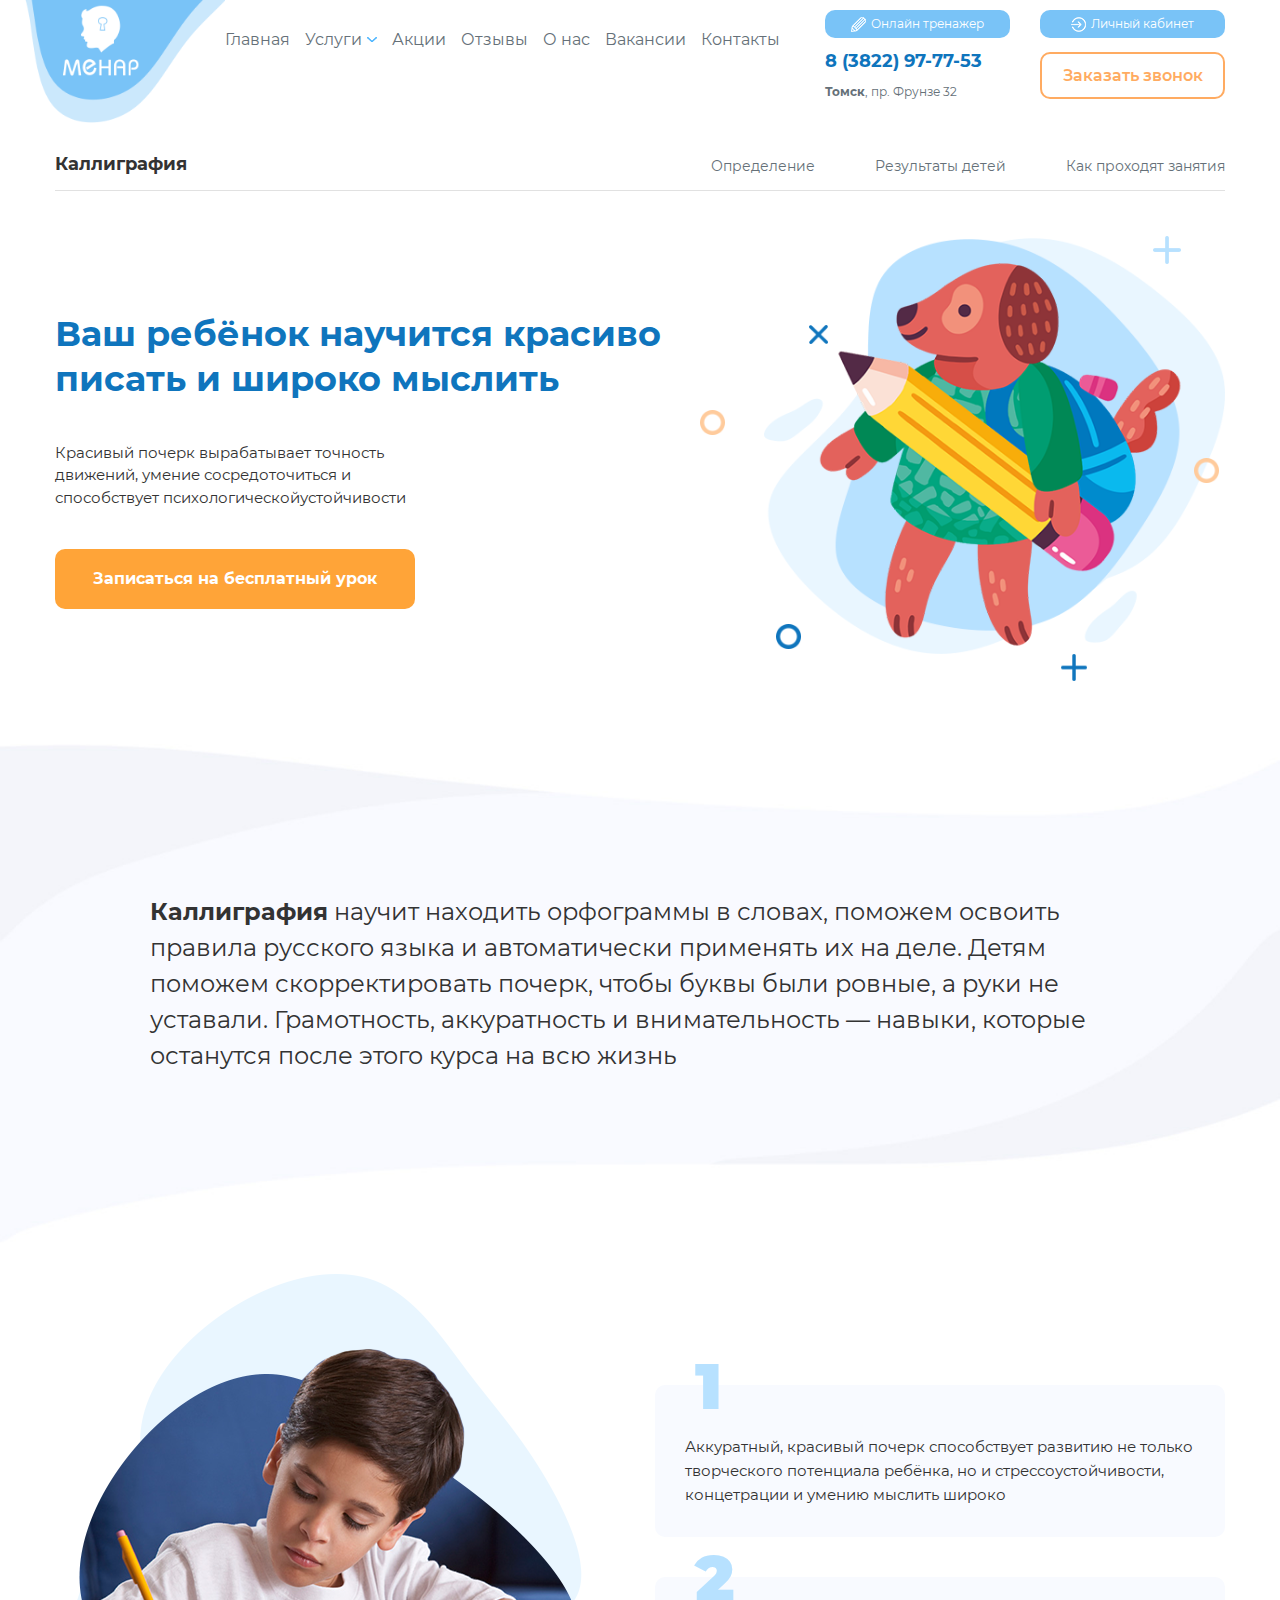
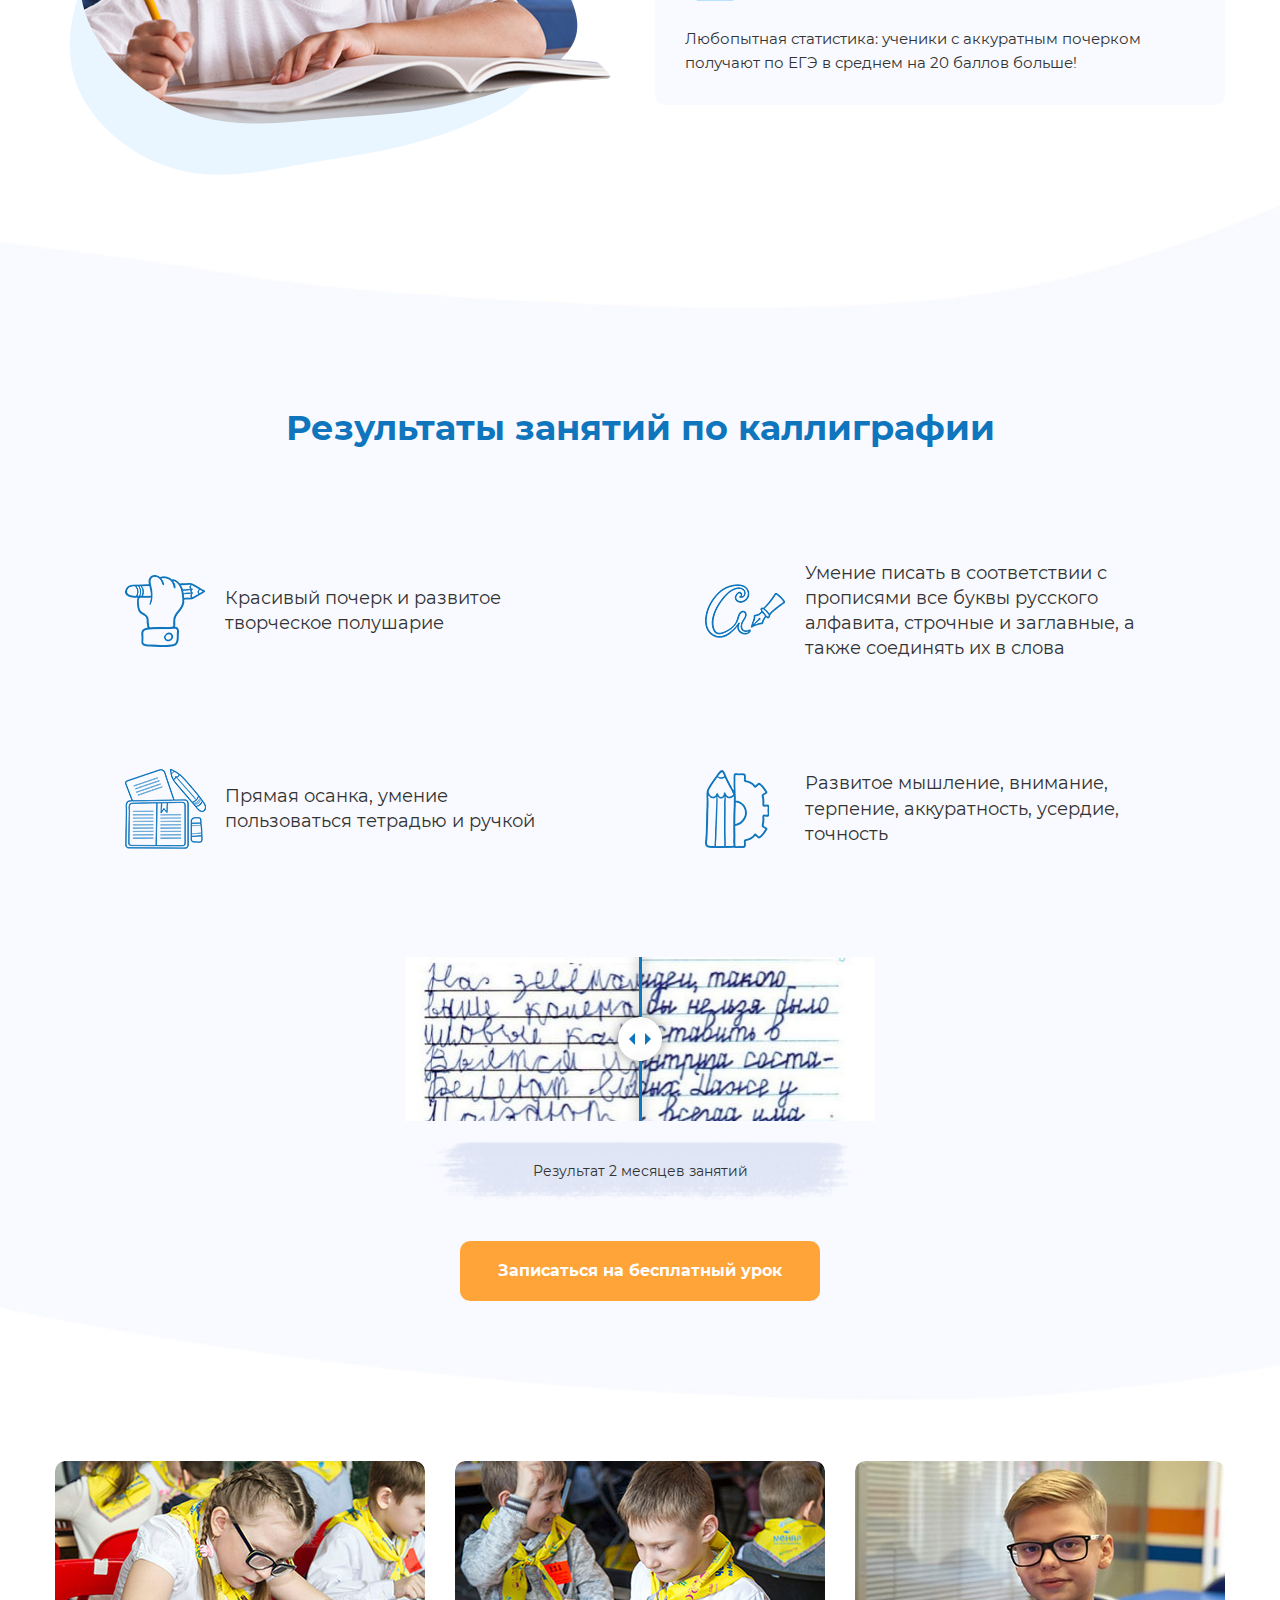
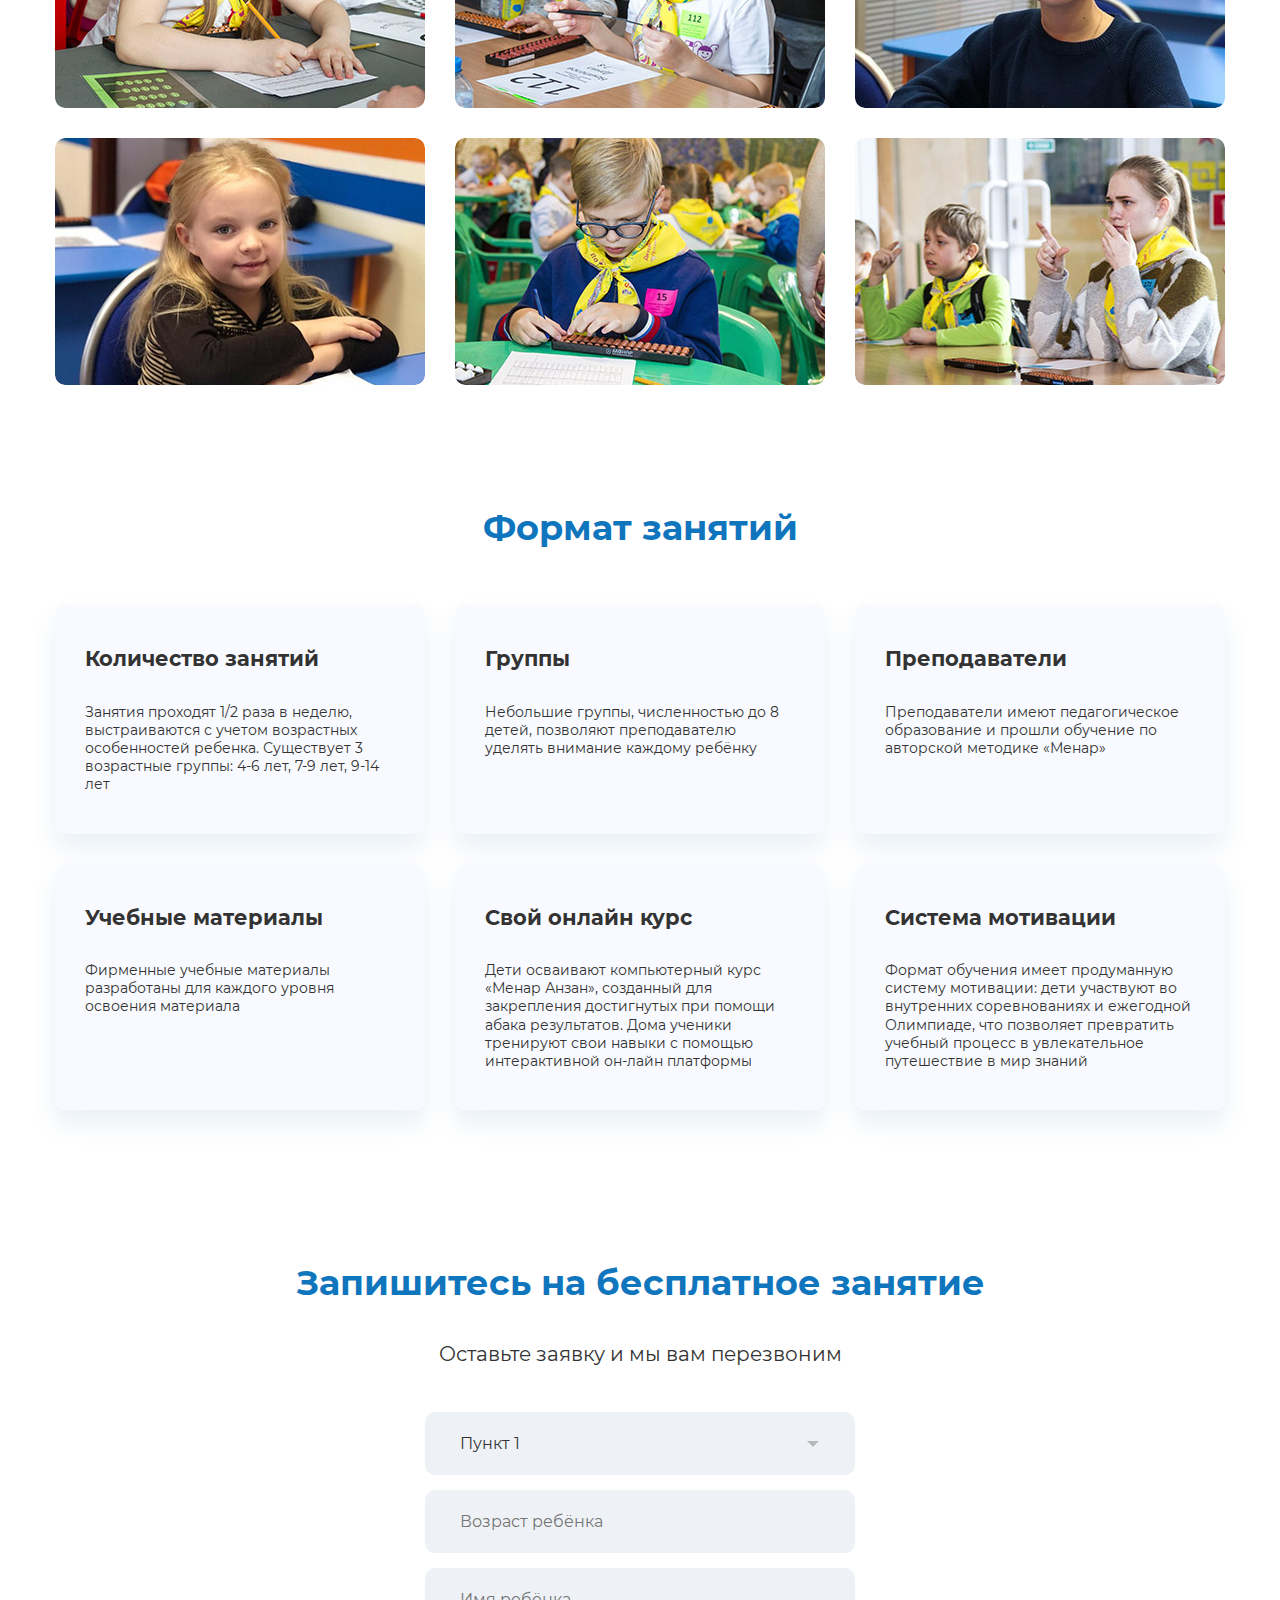
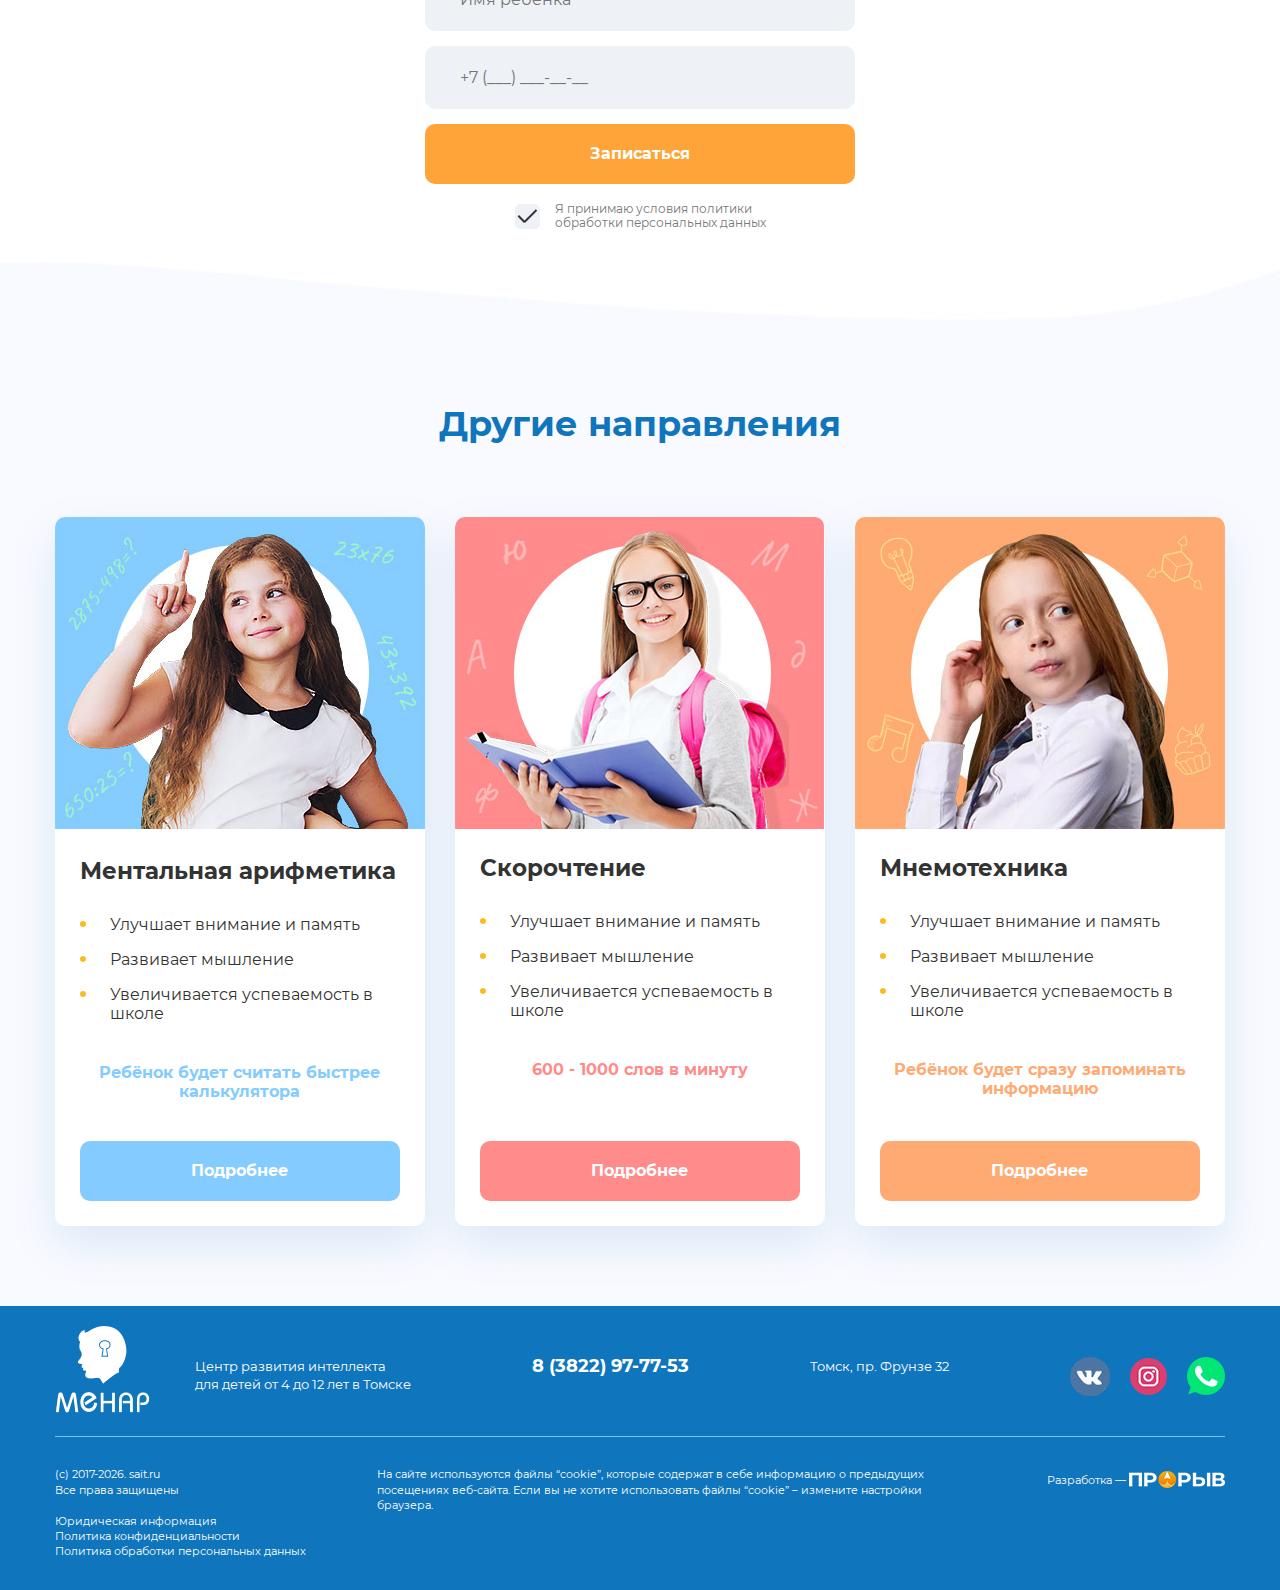
<file: calligraphy.html>
<!DOCTYPE html>
<html>
<head>
	<title></title>
	<meta name="keywords" content=''>
	<meta name="description" content=''>

	<meta name="format-detection" content="telephone=no">

	<meta http-equiv="Content-Type" content="text/html; charset=utf-8">
	<meta name="viewport" content="width=device-width,minimum-scale=1,maximum-scale=1">
	<link rel="stylesheet" href="css/reset.css" type="text/css">
	<link rel="stylesheet" href="css/jquery.fancybox.css" type="text/css">
	<link rel="stylesheet" href="css/slick.css" type="text/css">
	<link rel="stylesheet" href="css/twentytwenty.css" type="text/css"/>
	<link rel="stylesheet" href="css/chosen.min.css" type="text/css"/>
	<link rel="stylesheet" href="css/layout.css" type="text/css">
	<link rel="stylesheet" href="css/main.css" type="text/css">

</head>
<body>
	<div class="body-wrap">
		<div class="b header">
			<div class="container">
				<div class="header-wrap">
					<div class="header-burger">
						<div class="mobile-btn-wrap">
							<div class="mobile-btn">
								<div class="mobile-btn-el"></div>
							</div>
						</div>
					</div>
					<div class="header-logo">
						<a href="/"><img src="i/logo.png" alt=""></a>
					</div>
					<div class="header-contacts">
						<div class="header-contacts-item">
							<a href="#" class="small-btn"><span><img src="i/small-icon-1.png">Онлайн тренажер</span></a>
							<a href="#" class="small-btn"><span><img src="i/small-icon-2.png">Личный кабинет</span></a>
						</div>
						<div class="header-contacts-item mobile">
							<div class="header-info">
								<a href="tel:+73822977753" class="phone">8 (3822) 97-77-53</a>
								<div class="header-info-item"><b>Томск</b>, пр. Фрунзе 32</div>
							</div>
							<a href="#" class="header-btn">Заказать звонок</a>
						</div>
					</div>
					<div class="header-nav">
						<ul>
							<li><a href="/">Главная</a></li>
							<li class="li-drop"><a href="/">Услуги</a></li>
							<li><a href="/">Акции</a></li>
							<li><a href="/">Отзывы</a></li>
							<li><a href="/">О нас</a></li>
							<li><a href="/">Вакансии</a></li>
							<li><a href="/">Контакты</a></li>
						</ul>
					</div>
				</div>
			</div>
			<div class="mobile-menu">
				<div class="close-btn"></div>
				<div class="header-logo">
					<a href="/"><img src="i/logo.png" alt=""></a>
				</div>
				<ul class="nav">
					<li><a href="/">Главная</a></li>
					<li class="li-drop"><span>Услуги</span></li>
					<li><a href="/">Акции</a></li>
					<li><a href="/">Отзывы</a></li>
					<li><a href="/">О нас</a></li>
					<li><a href="/">Вакансии</a></li>
					<li><a href="/">Контакты</a></li>
				</ul>
				<div class="mobile-menu-info">
					<a href="#" class="small-btn"><span><img src="i/small-icon-1.png">Онлайн тренажер</span></a>
					<a href="#" class="small-btn"><span><img src="i/small-icon-2.png">Личный кабинет</span></a>
					<div class="header-info">
						<a href="tel:+73822977753" class="phone">8 (3822) 97-77-53</a>
						<div class="header-info-item"><b>Томск</b>, пр. Фрунзе 32</div>
					</div>
					<a href="#" class="header-btn">Заказать звонок</a>
				</div>
			</div>
		</div>

		<div class="b mental-face">
			<div class="container">
				<div class="mental-face-top">
					<h1 class="mental-face-top-left">Каллиграфия</h1>
					<div class="mental-face-top-right">
						<a href="#mental-opr" class="scroll-btn">Определение</a>
						<a href="#result" class="scroll-btn">Результаты детей</a>
						<a href="#lessons" class="scroll-btn">Как проходят занятия</a>
					</div>
				</div>
				<div class="wrap">
					<div class="content">
						<h2 class="title">Ваш ребёнок научится красиво писать и широко мыслить</h2>
						<div class="text">
							<p>Красивый почерк вырабатывает точность движений, умение сосредоточиться и способствует психологическойустойчивости</p>
						</div>
						<a href="#form-block" class="btn scroll-btn">Записаться на бесплатный урок</a>
					</div>
					<div class="image img-anim-wrap">
						<div class="img-anim">
							<img src="i/dog.png" class="img-anim-bg">
							<img src="i/dog-face.png" class="img-anim-face img-4">
							<img src="i/face-img-anim-1.png" class="img-anim-el el-dog-1 right-rotate">
							<img src="i/face-img-anim-1.png" class="img-anim-el el-dog-2">
							<img src="i/face-img-anim-1-2.png" class="img-anim-el el-dog-3">
							<img src="i/face-img-anim-5.png" class="img-anim-el el-dog-4">
							<img src="i/face-img-anim-3.png" class="img-anim-el el-dog-5 right-rotate">
							<img src="i/face-img-anim-4-3.png" class="img-anim-el el-dog-6 right-rotate">
						</div>
					</div>
				</div>
			</div>
		</div>

		<div class="b mental-opr" id="mental-opr">
			<div class="container">
				<div class="text">
					<p><b>Каллиграфия</b> научит находить орфограммы в словах, поможем освоить правила русского языка и автоматически применять их на деле. Детям поможем скорректировать почерк, чтобы буквы были ровные, а руки не уставали. Грамотность, аккуратность и внимательность — навыки, которые останутся после этого курса на всю жизнь</p>
				</div>
			</div>
		</div>

		<div class="b ekr">
			<div class="container">
				<div class="mental-preim">
					<div class="image"><img src="i/mental-preim-img-3.png"></div>
					<div class="items">
						<div class="item">
							<div class="number">1</div>
							<div class="text">
								<p>Аккуратный, красивый почерк способствует развитию не только творческого потенциала ребёнка, но и стрессоустойчивости, концетрации и умению мыслить широко</p>
							</div>
						</div>
						<div class="item">
							<div class="number">2</div>
							<div class="text">
								<p>Любопытная статистика: ученики с аккуратным почерком получают по ЕГЭ в среднем на 20 баллов больше!</p>
							</div>
						</div>
					</div>
				</div>
			</div>
		</div>

		<div class="b result-block" id="result">
			<div class="container">
				<h2 class="title">Результаты занятий по каллиграфии</h2>
				<ul class="preim-list">
					<li>
						<img src="i/preim-i-13.png" alt="">
						<span>Красивый почерк и&nbsp;развитое<br> творческое полушарие</span>
					</li>
					<li>
						<img src="i/preim-i-14.png" alt="">
						<span>Умение писать в соответствии с прописями все буквы русского алфавита, строчные и заглавные, а также соединять их в слова</span>
					</li>
					<li>
						<img src="i/preim-i-15.png" alt="">
						<span>Прямая осанка, умение<br> пользоваться тетрадью и ручкой</span>
					</li>
					<li>
						<img src="i/preim-i-16.png" alt="">
						<span>Развитое мышление, внимание, терпение, аккуратность, усердие, точность</span>
					</li>
				</ul>
				<div class="before-after-wrap">
					<div class="before-after">
						<img src="i/before-after-1.jpg">
						<img src="i/before-after-2.jpg">
					</div>
					<div class="name">Результат 2 месяцев занятий</div>
					<a href="#form-block" class="btn scroll-btn">Записаться на бесплатный урок</a>
				</div>
			</div>
		</div>

		<div class="b ekr">
			<div class="container">
				<ul class="gallery">
					<li><a href="i/gal-1.jpg" class="fancybox-gal" data-fancybox="gal"><img src="i/gal-1.jpg" alt=""></a></li>
					<li><a href="i/gal-2.jpg" class="fancybox-gal" data-fancybox="gal"><img src="i/gal-2.jpg" alt=""></a></li>
					<li><a href="i/gal-3.jpg" class="fancybox-gal" data-fancybox="gal"><img src="i/gal-3.jpg" alt=""></a></li>
					<li><a href="i/gal-4.jpg" class="fancybox-gal" data-fancybox="gal"><img src="i/gal-4.jpg" alt=""></a></li>
					<li><a href="i/gal-5.jpg" class="fancybox-gal" data-fancybox="gal"><img src="i/gal-5.jpg" alt=""></a></li>
					<li><a href="i/gal-6.jpg" class="fancybox-gal" data-fancybox="gal"><img src="i/gal-6.jpg" alt=""></a></li>
				</ul>
			</div>
		</div>

		<div class="b ekr-big" id="lessons">
			<div class="container">
				<h2 class="title">Формат занятий</h2>
				<ul class="descr-list">
					<li>
						<div class="name">Количество занятий</div>
						<div class="text">
							<p>Занятия проходят 1/2 раза в неделю, выстраиваются с учетом возрастных особенностей ребенка. Существует 3 возрастные группы: 4-6 лет, 7-9 лет, 9-14 лет</p>
						</div>
					</li>
					<li>
						<div class="name">Группы</div>
						<div class="text">
							<p>Небольшие группы, численностью до 8 детей, позволяют преподавателю уделять внимание каждому ребёнку</p>
						</div>
					</li>
					<li>
						<div class="name">Преподаватели</div>
						<div class="text">
							<p>Преподаватели имеют педагогическое образование и прошли обучение по авторской методике «Менар»</p>
						</div>
					</li>
					<li>
						<div class="name">Учебные материалы</div>
						<div class="text">
							<p>Фирменные учебные материалы разработаны для каждого уровня освоения материала</p>
						</div>
					</li>
					<li>
						<div class="name">Свой онлайн курс</div>
						<div class="text">
							<p>Дети осваивают компьютерный курс «Менар Анзан», созданный для закрепления достигнутых при помощи абака результатов. Дома ученики тренируют свои навыки с помощью интерактивной он-лайн платформы</p>
						</div>
					</li>
					<li>
						<div class="name">Система мотивации</div>
						<div class="text">
							<p>Формат обучения имеет продуманную систему мотивации: дети участвуют во внутренних соревнованиях и ежегодной Олимпиаде, что позволяет превратить учебный процесс в увлекательное путешествие в мир знаний</p>
						</div>
					</li>
				</ul>
			</div>
		</div>

		<div class="b ekr" id="form-block">
			<div class="container">
				<h2 class="title">Запишитесь на бесплатное занятие</h2>
				<div class="subtitle">Оставьте заявку и мы вам перезвоним</div>
				<div class="b-form">
					<form>
						<div class="b-select">
							<select>
								<option value="1">Пункт 1</option>
								<option value="2">Пункт 2</option>
							</select>
						</div>
						<div class="b-input">
							<input type="number" inputmode="numeric" placeholder="Возраст ребёнка">
						</div>
						<div class="b-input">
							<input type="text" placeholder="Имя ребёнка">
						</div>
						<div class="b-input">
							<input type="tel" placeholder="+7 (___) ___-__-__">
						</div>
						<button type="submit" class="btn">Записаться</button>
						<div class="policy-text"><div class="radio-btn active"></div>Я принимаю условия <a href="#" target="_blank">политики<br> обработки персональных данных</a></div>
					</form>
				</div>
			</div>
		</div>

		<div class="b other-cards">
			<div class="container">
				<h2 class="title">Другие направления</h2>
				<div class="cards">
					<div class="card card-blue">
						<div class="image"><img src="i/card-1-2.jpg" alt=""></div>
						<div class="content">
							<div class="name">Ментальная арифметика</div>
							<div class="text">
								<ul>
									<li>Улучшает внимание и память</li>
									<li>Развивает мышление</li>
									<li>Увеличивается успеваемость в школе</li>
								</ul>
							</div>
							<div class="result">Ребёнок будет считать быстрее калькулятора</div>
							<a href="#" class="btn">Подробнее</a>
						</div>
					</div>
					<div class="card card-purple">
						<div class="image"><img src="i/card-2-2.jpg" alt=""></div>
						<div class="content">
							<div class="name">Скорочтение</div>
							<div class="text">
								<ul>
									<li>Улучшает внимание и память</li>
									<li>Развивает мышление</li>
									<li>Увеличивается успеваемость в школе</li>
								</ul>
							</div>
							<div class="result">600 - 1000 слов в минуту</div>
							<a href="#" class="btn">Подробнее</a>
						</div>
					</div>
					<div class="card card-orange">
						<div class="image"><img src="i/card-4-2.jpg" alt=""></div>
						<div class="content">
							<div class="name">Мнемотехника</div>
							<div class="text">
								<ul>
									<li>Улучшает внимание и память</li>
									<li>Развивает мышление</li>
									<li>Увеличивается успеваемость в школе</li>
								</ul>
							</div>
							<div class="result">Ребёнок будет сразу запоминать информацию</div>
							<a href="#" class="btn">Подробнее</a>
						</div>
					</div>
				</div>
			</div>
		</div>

		<div class="b footer">
			<div class="container">
				<div class="footer-top">
					<div class="footer-logo">
						<a href="/"><img src="i/logo-2.png"></a>
					</div>
					<div class="footer-top-wrap">
						<div class="footer-logo-text">Центр развития интеллекта<br> для детей от 4 до 12 лет в Томске</div>
						<a href="tel:+73822977753" class="phone">8 (3822) 97-77-53</a>
						<div class="footer-addres">Томск, пр. Фрунзе 32</div>
						<ul class="social">
							<li><a href="#" target="_blank"><img src="i/vk-icon.png"></a></li>
							<li><a href="#" target="_blank"><img src="i/inst-icon.png"></a></li>
							<li><a href="#" target="_blank"><img src="i/wa-icon.png"></a></li>
						</ul>
					</div>
				</div>
				<div class="footer-bot">
					<div class="footer-info">
						<p>(с) 2017-<span id="footer-year"></span>. sait.ru<br> Все права защищены</p>
						<br>
						<p>
							<a href="#" target="_blank">Юридическая информация</a><br>
							<a href="#" target="_blank">Политика конфиденциальности</a><br>
							<a href="#" target="_blank">Политика обработки персональных данных</a>
						</p>
					</div>
					<div class="footer-cookie">
						<p>На сайте используются <a href="#" target="_blank">файлы “cookie”</a>, которые содержат в себе информацию о предыдущих посещениях веб-сайта. Если вы не хотите использовать <a href="#" target="_blank">файлы “cookie”</a> – измените настройки браузера.</p>
					</div>
					<div class="footer-dev">
						<a href="https://atkgroup.pro" target="_blank">
							<span>Разработка  —</span>
							<img src="i/logo-dev.png">
						</a>
					</div>
				</div>
			</div>
		</div>

		<div style="display:none;">
		</div>
	</div>

	<script type="text/javascript" src="js/jquery-2.1.1.min.js"></script>
	<script type="text/javascript" src="js/jquery.fancybox.js"></script>
	<script type="text/javascript" src="js/jquery.inputmask.bundle.js"></script>
	<script src="js/jquery.event.move.js" type="text/javascript"></script>
	<script src="js/jquery.twentytwenty.js" type="text/javascript"></script>
	<script type="text/javascript" src="js/chosen.jquery.min.js"></script>
	<script type="text/javascript" src="js/slick.js"></script>
	<script type="text/javascript" src="js/main.js"></script>
</body>
</html>
</file>
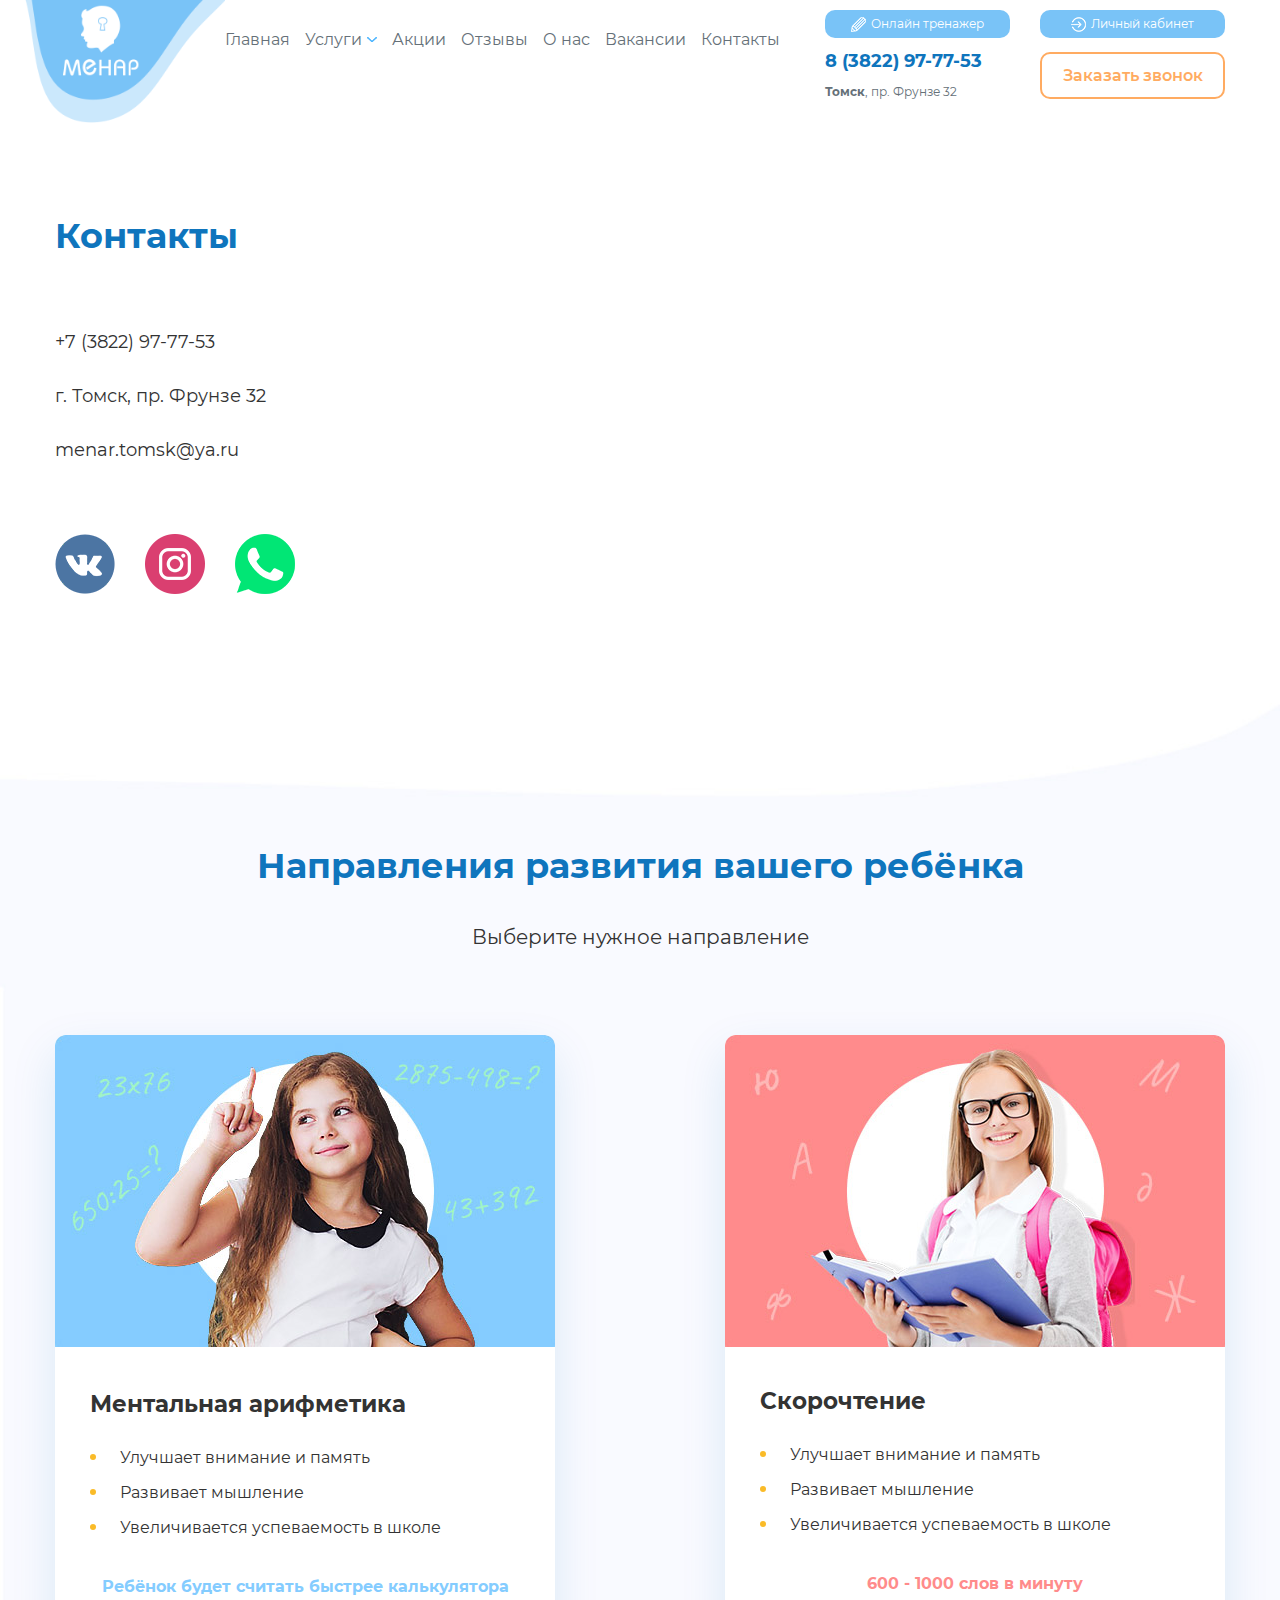
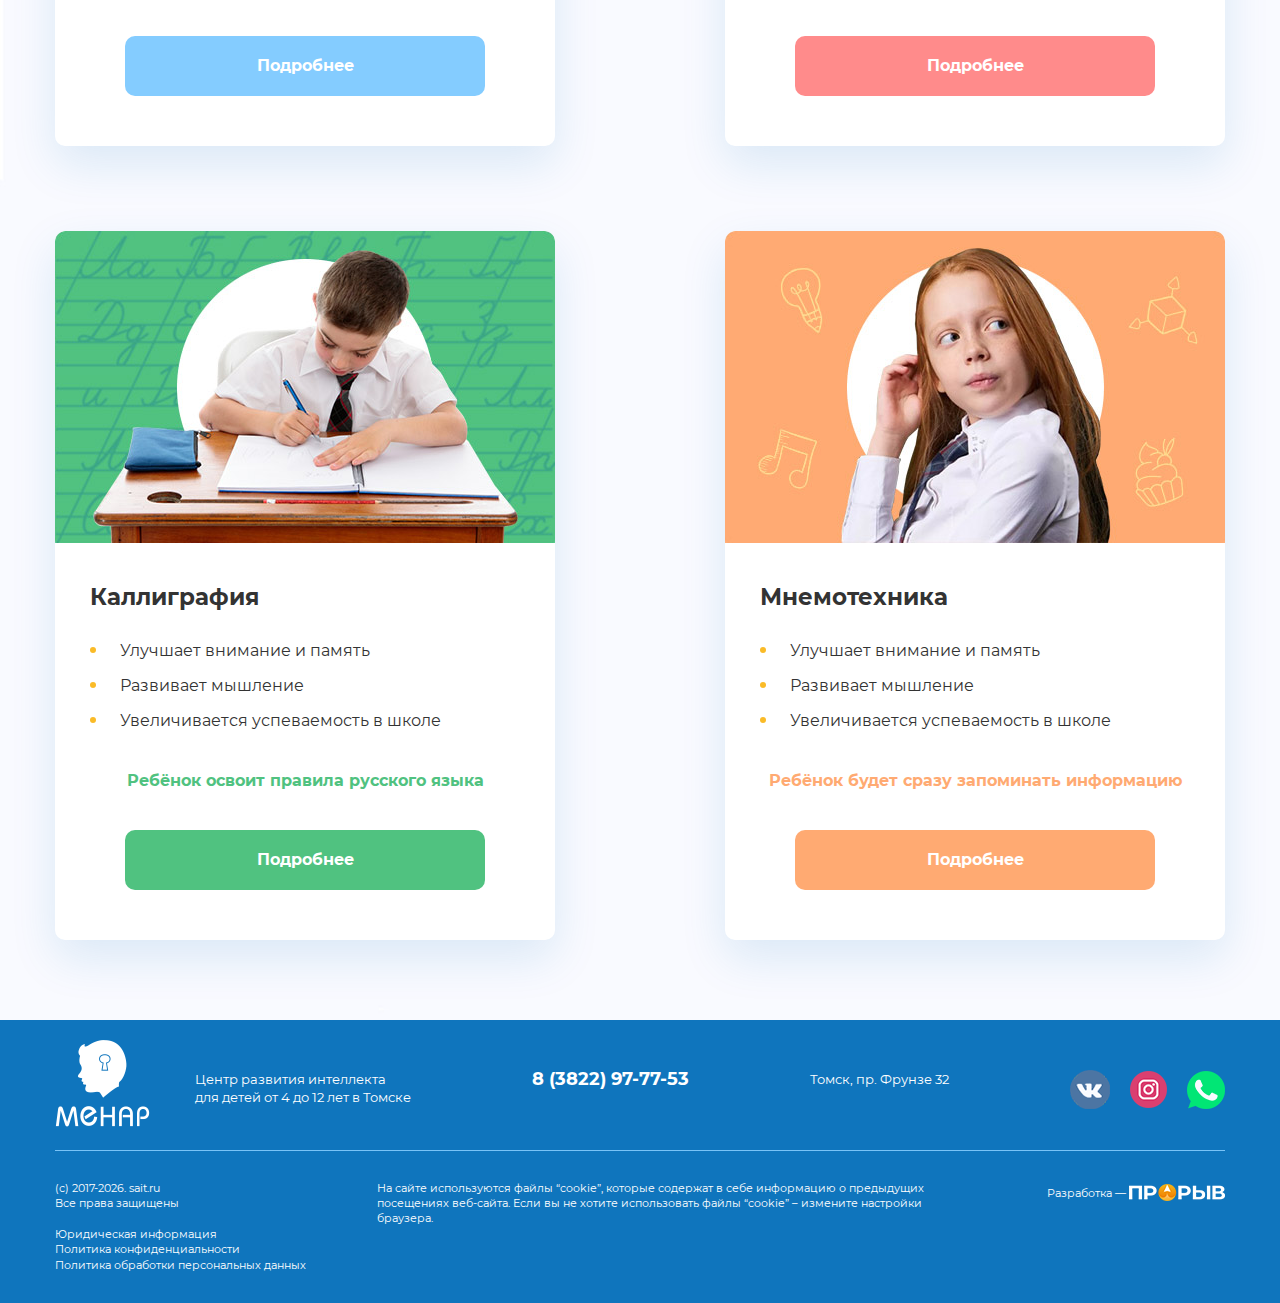
<file: contacts.html>
<!DOCTYPE html>
<html>
<head>
	<title></title>
	<meta name="keywords" content=''>
	<meta name="description" content=''>

	<meta name="format-detection" content="telephone=no">

	<meta http-equiv="Content-Type" content="text/html; charset=utf-8">
	<meta name="viewport" content="width=device-width,minimum-scale=1,maximum-scale=1">
	<link rel="stylesheet" href="css/reset.css" type="text/css">
	<link rel="stylesheet" href="css/jquery.fancybox.css" type="text/css">
	<link rel="stylesheet" href="css/slick.css" type="text/css">
	<link rel="stylesheet" href="css/twentytwenty.css" type="text/css"/>
	<link rel="stylesheet" href="css/chosen.min.css" type="text/css"/>
	<link rel="stylesheet" href="css/layout.css" type="text/css">
	<link rel="stylesheet" href="css/main.css" type="text/css">

</head>
<body>
	<div class="body-wrap">
		<div class="b header">
			<div class="container">
				<div class="header-wrap">
					<div class="header-burger">
						<div class="mobile-btn-wrap">
							<div class="mobile-btn">
								<div class="mobile-btn-el"></div>
							</div>
						</div>
					</div>
					<div class="header-logo">
						<a href="/"><img src="i/logo.png" alt=""></a>
					</div>
					<div class="header-contacts">
						<div class="header-contacts-item">
							<a href="#" class="small-btn"><span><img src="i/small-icon-1.png">Онлайн тренажер</span></a>
							<a href="#" class="small-btn"><span><img src="i/small-icon-2.png">Личный кабинет</span></a>
						</div>
						<div class="header-contacts-item mobile">
							<div class="header-info">
								<a href="tel:+73822977753" class="phone">8 (3822) 97-77-53</a>
								<div class="header-info-item"><b>Томск</b>, пр. Фрунзе 32</div>
							</div>
							<a href="#" class="header-btn">Заказать звонок</a>
						</div>
					</div>
					<div class="header-nav">
						<ul>
							<li><a href="/">Главная</a></li>
							<li class="li-drop"><a href="/">Услуги</a></li>
							<li><a href="/">Акции</a></li>
							<li><a href="/">Отзывы</a></li>
							<li><a href="/">О нас</a></li>
							<li><a href="/">Вакансии</a></li>
							<li><a href="/">Контакты</a></li>
						</ul>
					</div>
				</div>
			</div>
			<div class="mobile-menu">
				<div class="close-btn"></div>
				<div class="header-logo">
					<a href="/"><img src="i/logo.png" alt=""></a>
				</div>
				<ul class="nav">
					<li><a href="/">Главная</a></li>
					<li class="li-drop"><span>Услуги</span></li>
					<li><a href="/">Акции</a></li>
					<li><a href="/">Отзывы</a></li>
					<li><a href="/">О нас</a></li>
					<li><a href="/">Вакансии</a></li>
					<li><a href="/">Контакты</a></li>
				</ul>
				<div class="mobile-menu-info">
					<a href="#" class="small-btn"><span><img src="i/small-icon-1.png">Онлайн тренажер</span></a>
					<a href="#" class="small-btn"><span><img src="i/small-icon-2.png">Личный кабинет</span></a>
					<div class="header-info">
						<a href="tel:+73822977753" class="phone">8 (3822) 97-77-53</a>
						<div class="header-info-item"><b>Томск</b>, пр. Фрунзе 32</div>
					</div>
					<a href="#" class="header-btn">Заказать звонок</a>
				</div>
			</div>
		</div>

		<div class="b ekr-big">
			<div class="container">
				<div class="contacts">
					<div class="info">
						<h2 class="title">Контакты</h2>
						<ul class="info-list">
							<li><a href="tel:+73822977753">+7 (3822) 97-77-53</a></li>
							<li>г. Томск, пр. Фрунзе 32</li>
							<li><a href="mailto:menar.tomsk@ya.ru">menar.tomsk@ya.ru</a></li>
						</ul>
						<div class="social">
							<a href="#" target="_blank"><img src="i/vk-icon-big.png"></a>
							<a href="#" target="_blank"><img src="i/inst-icon-big.png"></a>
							<a href="https://wa.me/" target="_blank"><img src="i/wa-icon-big.png"></a>
						</div>
					</div>
					<div class="contacts-map">
						<iframe src="https://yandex.ru/map-widget/v1/-/CKE1n68r" width="100%" height="100%" frameborder="0" allowfullscreen="true"></iframe>
					</div>
				</div>
			</div>
		</div>

		<div class="b card-block-2">
			<div class="container">
				<h2 class="title">Направления развития вашего ребёнка </h2>
				<div class="subtitle">Выберите нужное направление</div>
				<div class="cards">
					<div class="card card-blue">
						<div class="image"><img src="i/card-1.jpg" alt=""></div>
						<div class="content">
							<div class="name">Ментальная арифметика</div>
							<div class="text">
								<ul>
									<li>Улучшает внимание и память</li>
									<li>Развивает мышление</li>
									<li>Увеличивается успеваемость в школе</li>
								</ul>
							</div>
							<div class="result">Ребёнок будет считать быстрее калькулятора</div>
							<a href="#" class="btn">Подробнее</a>
						</div>
					</div>
					<div class="card card-purple">
						<div class="image"><img src="i/card-2.jpg" alt=""></div>
						<div class="content">
							<div class="name">Скорочтение</div>
							<div class="text">
								<ul>
									<li>Улучшает внимание и память</li>
									<li>Развивает мышление</li>
									<li>Увеличивается успеваемость в школе</li>
								</ul>
							</div>
							<div class="result">600 - 1000 слов в минуту</div>
							<a href="#" class="btn">Подробнее</a>
						</div>
					</div>
					<div class="card card-green">
						<div class="image"><img src="i/card-3.jpg" alt=""></div>
						<div class="content">
							<div class="name">Каллиграфия</div>
							<div class="text">
								<ul>
									<li>Улучшает внимание и память</li>
									<li>Развивает мышление</li>
									<li>Увеличивается успеваемость в школе</li>
								</ul>
							</div>
							<div class="result">Ребёнок освоит правила русского языка</div>
							<a href="#" class="btn">Подробнее</a>
						</div>
					</div>
					<div class="card card-orange">
						<div class="image"><img src="i/card-4.jpg" alt=""></div>
						<div class="content">
							<div class="name">Мнемотехника</div>
							<div class="text">
								<ul>
									<li>Улучшает внимание и память</li>
									<li>Развивает мышление</li>
									<li>Увеличивается успеваемость в школе</li>
								</ul>
							</div>
							<div class="result">Ребёнок будет сразу запоминать информацию</div>
							<a href="#" class="btn">Подробнее</a>
						</div>
					</div>
				</div>
			</div>
		</div>

		<div class="b footer">
			<div class="container">
				<div class="footer-top">
					<div class="footer-logo">
						<a href="/"><img src="i/logo-2.png"></a>
					</div>
					<div class="footer-top-wrap">
						<div class="footer-logo-text">Центр развития интеллекта<br> для детей от 4 до 12 лет в Томске</div>
						<a href="tel:+73822977753" class="phone">8 (3822) 97-77-53</a>
						<div class="footer-addres">Томск, пр. Фрунзе 32</div>
						<ul class="social">
							<li><a href="#" target="_blank"><img src="i/vk-icon.png"></a></li>
							<li><a href="#" target="_blank"><img src="i/inst-icon.png"></a></li>
							<li><a href="#" target="_blank"><img src="i/wa-icon.png"></a></li>
						</ul>
					</div>
				</div>
				<div class="footer-bot">
					<div class="footer-info">
						<p>(с) 2017-<span id="footer-year"></span>. sait.ru<br> Все права защищены</p>
						<br>
						<p>
							<a href="#" target="_blank">Юридическая информация</a><br>
							<a href="#" target="_blank">Политика конфиденциальности</a><br>
							<a href="#" target="_blank">Политика обработки персональных данных</a>
						</p>
					</div>
					<div class="footer-cookie">
						<p>На сайте используются <a href="#" target="_blank">файлы “cookie”</a>, которые содержат в себе информацию о предыдущих посещениях веб-сайта. Если вы не хотите использовать <a href="#" target="_blank">файлы “cookie”</a> – измените настройки браузера.</p>
					</div>
					<div class="footer-dev">
						<a href="https://atkgroup.pro" target="_blank">
							<span>Разработка  —</span>
							<img src="i/logo-dev.png">
						</a>
					</div>
				</div>
			</div>
		</div>

		<div style="display:none;">
		</div>
	</div>

	<script type="text/javascript" src="js/jquery-2.1.1.min.js"></script>
	<script type="text/javascript" src="js/jquery.fancybox.js"></script>
	<script type="text/javascript" src="js/jquery.inputmask.bundle.js"></script>
	<script src="js/jquery.event.move.js" type="text/javascript"></script>
	<script src="js/jquery.twentytwenty.js" type="text/javascript"></script>
	<script type="text/javascript" src="js/chosen.jquery.min.js"></script>
	<script type="text/javascript" src="js/slick.js"></script>
	<script type="text/javascript" src="js/main.js"></script>
</body>
</html>
</file>
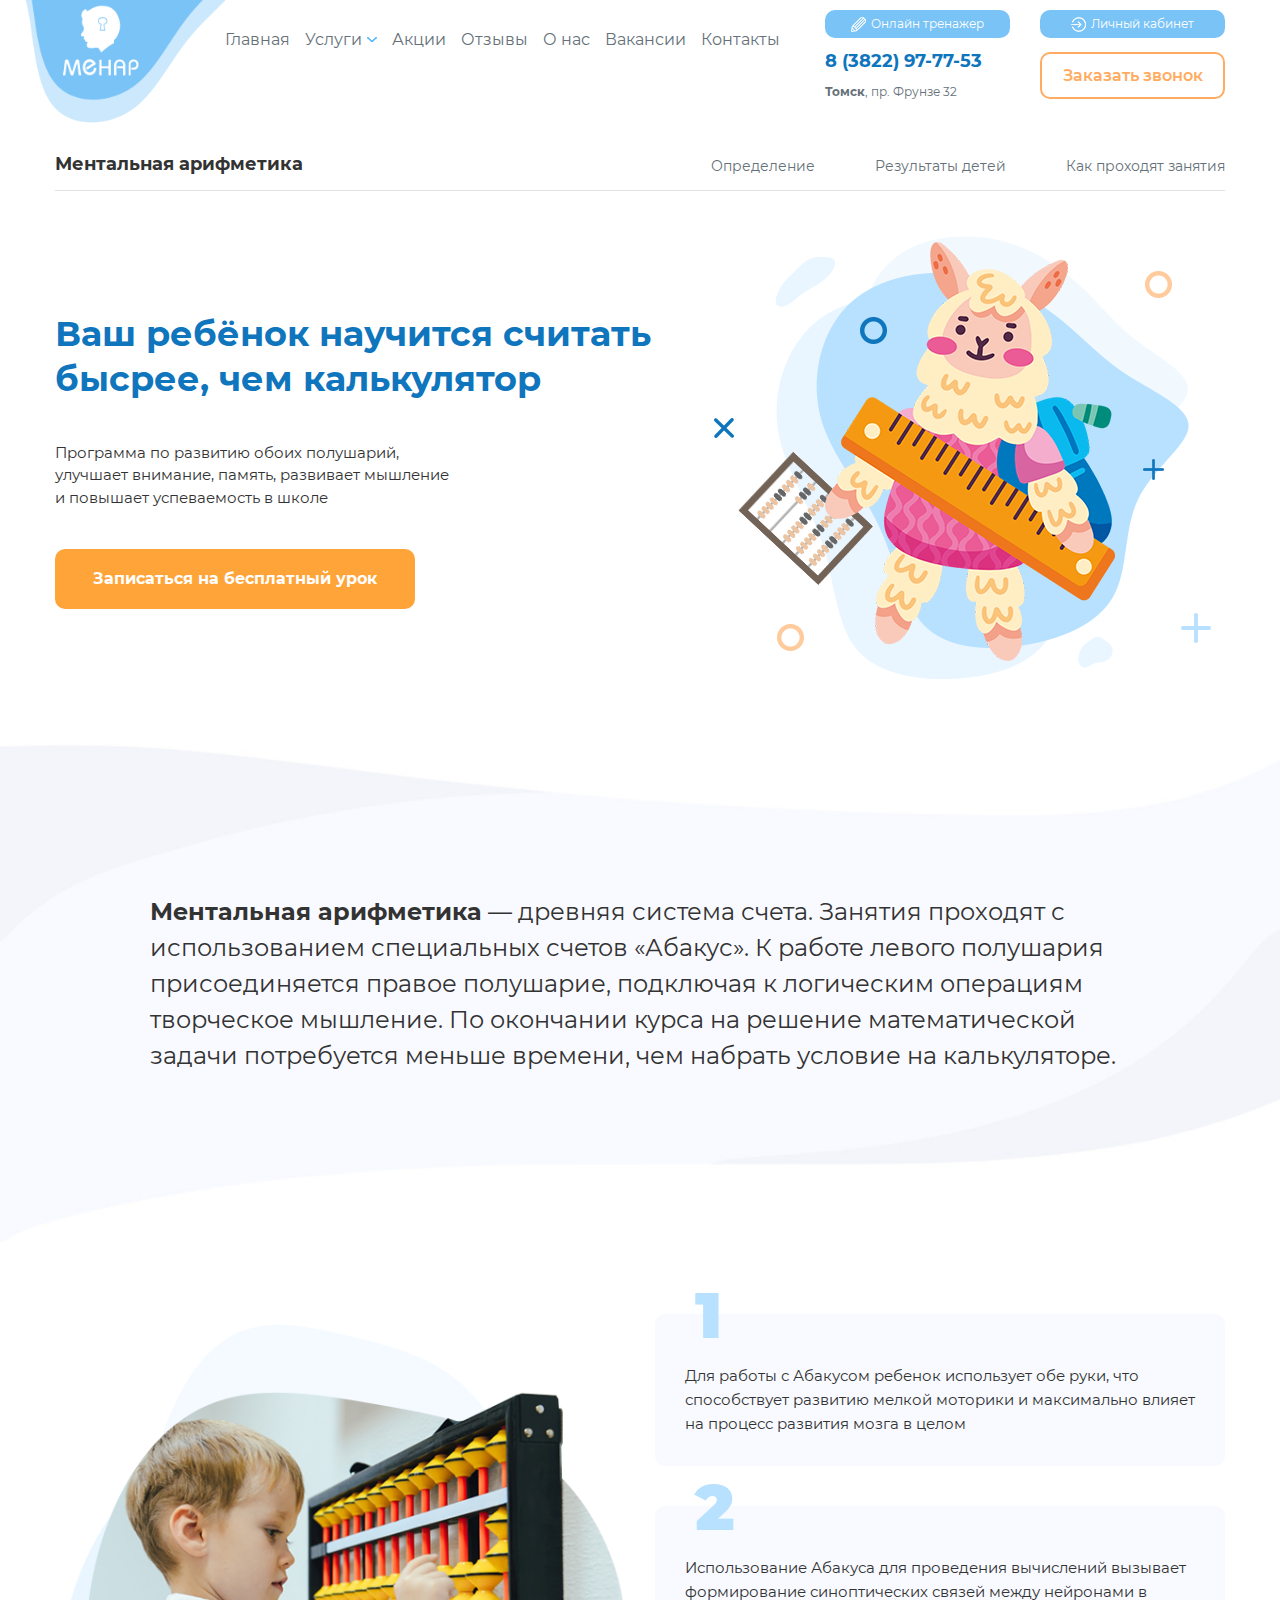
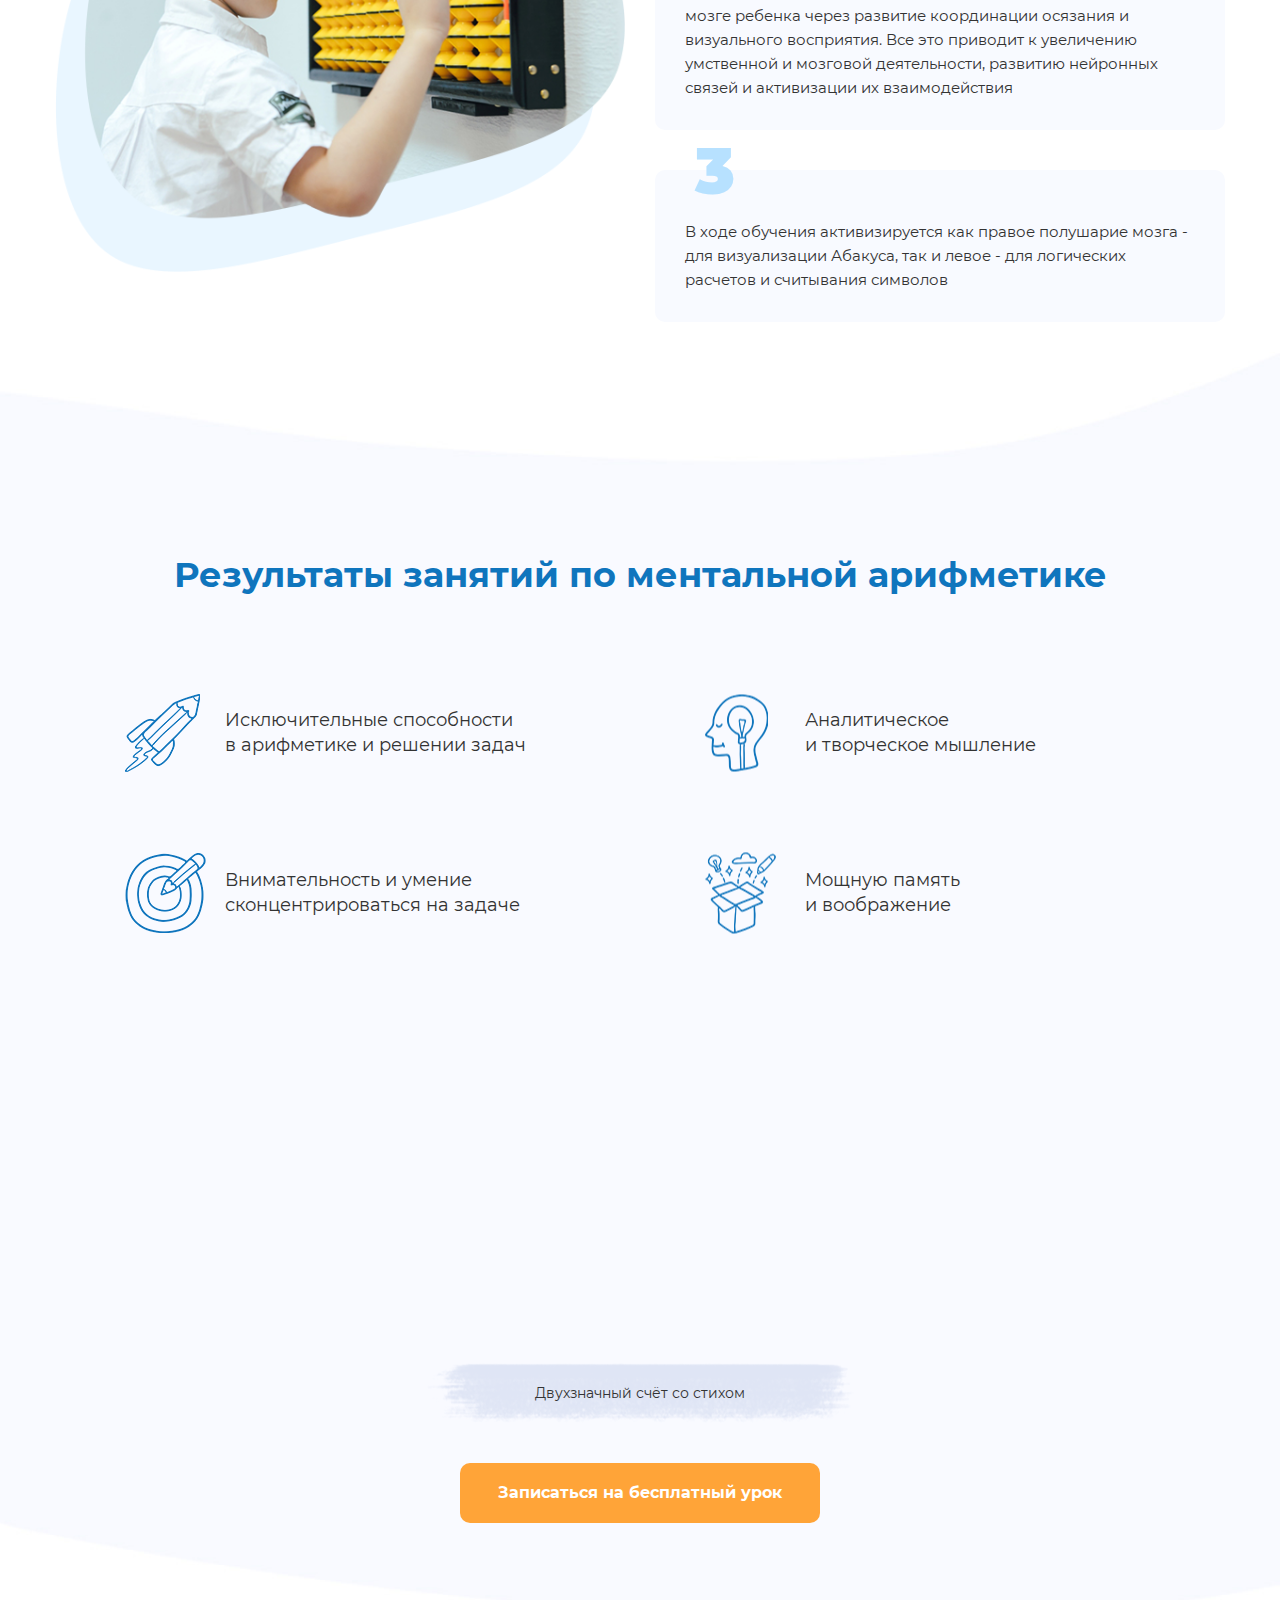
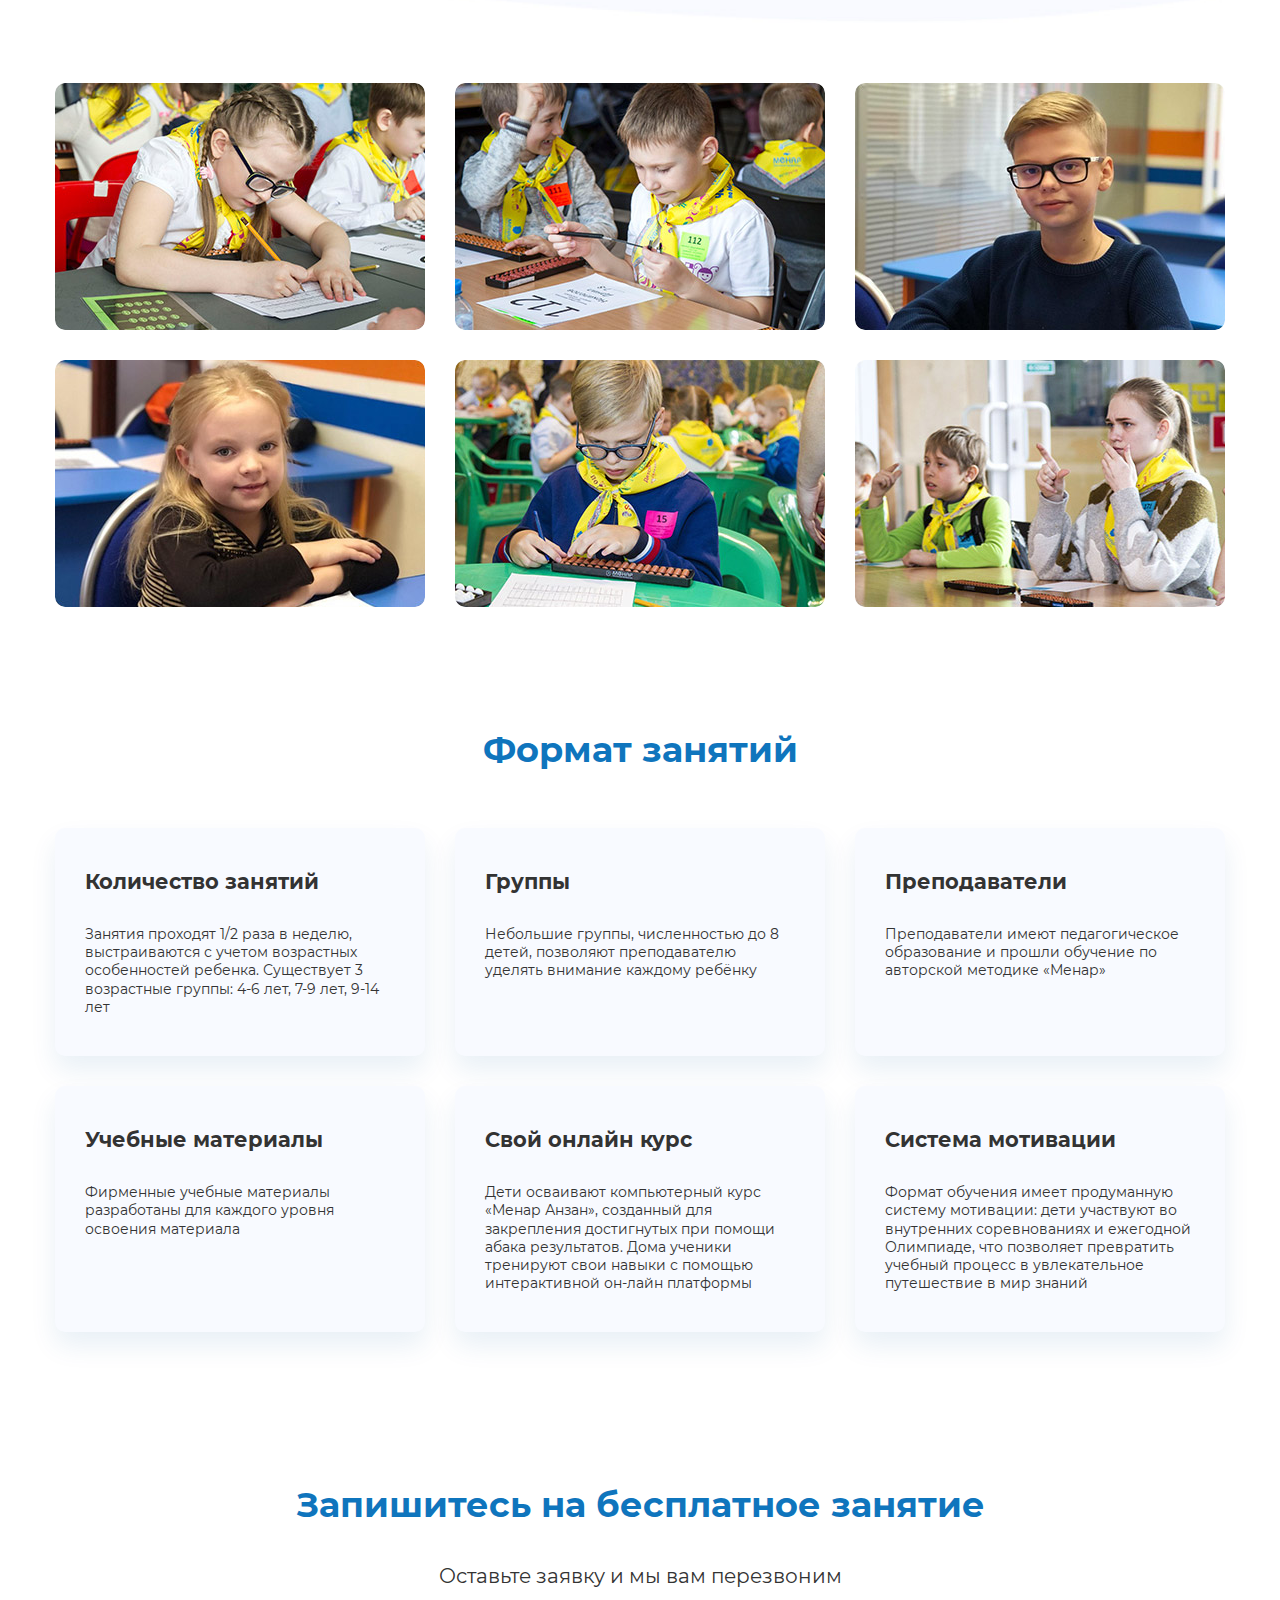
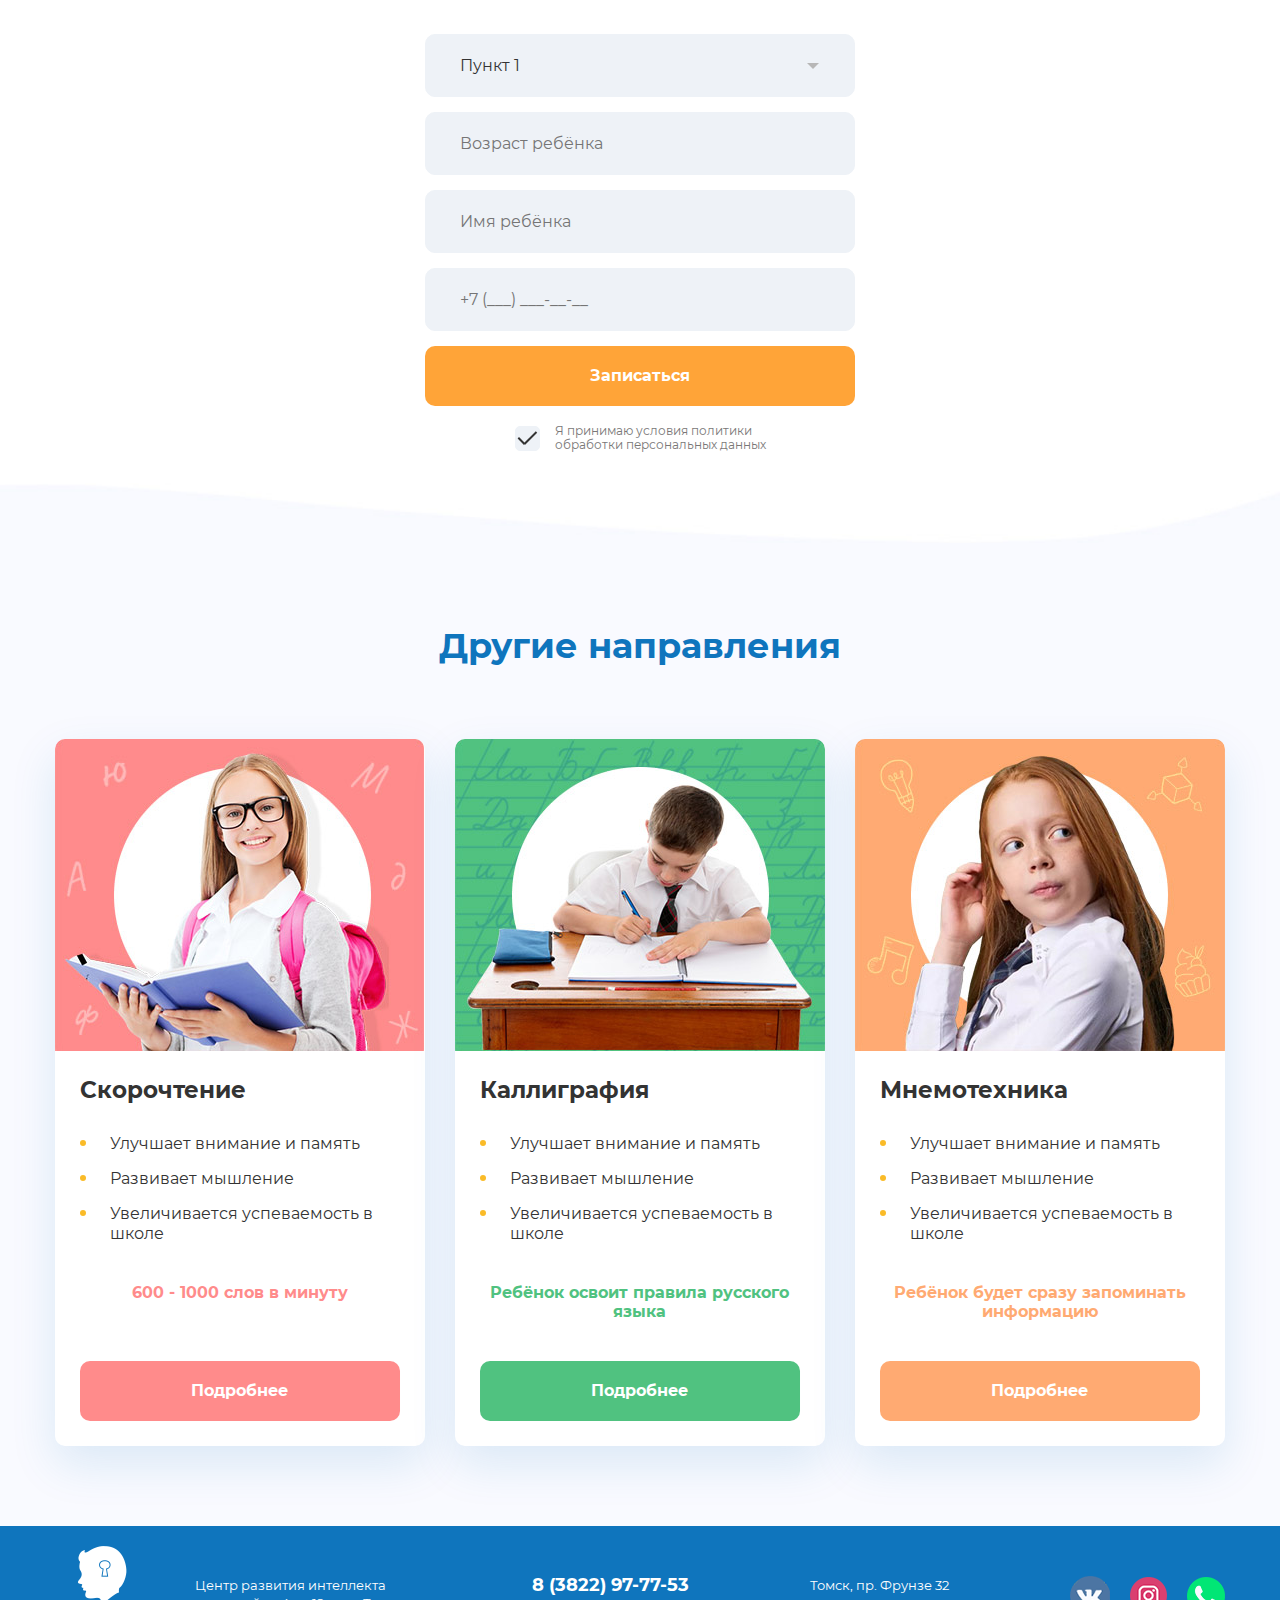
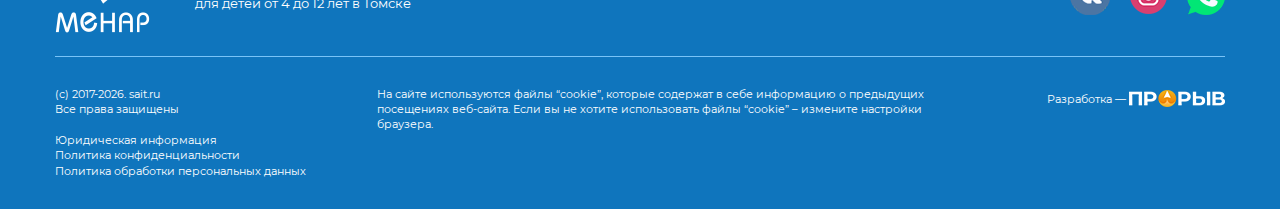
<file: mental-arithmetic.html>
<!DOCTYPE html>
<html>
<head>
	<title></title>
	<meta name="keywords" content=''>
	<meta name="description" content=''>

	<meta name="format-detection" content="telephone=no">

	<meta http-equiv="Content-Type" content="text/html; charset=utf-8">
	<meta name="viewport" content="width=device-width,minimum-scale=1,maximum-scale=1">
	<link rel="stylesheet" href="css/reset.css" type="text/css">
	<link rel="stylesheet" href="css/jquery.fancybox.css" type="text/css">
	<link rel="stylesheet" href="css/slick.css" type="text/css">
	<link rel="stylesheet" href="css/twentytwenty.css" type="text/css"/>
	<link rel="stylesheet" href="css/chosen.min.css" type="text/css"/>
	<link rel="stylesheet" href="css/layout.css" type="text/css">
	<link rel="stylesheet" href="css/main.css" type="text/css">

</head>
<body>
	<div class="body-wrap">
		<div class="b header">
			<div class="container">
				<div class="header-wrap">
					<div class="header-burger">
						<div class="mobile-btn-wrap">
							<div class="mobile-btn">
								<div class="mobile-btn-el"></div>
							</div>
						</div>
					</div>
					<div class="header-logo">
						<a href="/"><img src="i/logo.png" alt=""></a>
					</div>
					<div class="header-contacts">
						<div class="header-contacts-item">
							<a href="#" class="small-btn"><span><img src="i/small-icon-1.png">Онлайн тренажер</span></a>
							<a href="#" class="small-btn"><span><img src="i/small-icon-2.png">Личный кабинет</span></a>
						</div>
						<div class="header-contacts-item mobile">
							<div class="header-info">
								<a href="tel:+73822977753" class="phone">8 (3822) 97-77-53</a>
								<div class="header-info-item"><b>Томск</b>, пр. Фрунзе 32</div>
							</div>
							<a href="#" class="header-btn">Заказать звонок</a>
						</div>
					</div>
					<div class="header-nav">
						<ul>
							<li><a href="/">Главная</a></li>
							<li class="li-drop"><a href="/">Услуги</a></li>
							<li><a href="/">Акции</a></li>
							<li><a href="/">Отзывы</a></li>
							<li><a href="/">О нас</a></li>
							<li><a href="/">Вакансии</a></li>
							<li><a href="/">Контакты</a></li>
						</ul>
					</div>
				</div>
			</div>
			<div class="mobile-menu">
				<div class="close-btn"></div>
				<div class="header-logo">
					<a href="/"><img src="i/logo.png" alt=""></a>
				</div>
				<ul class="nav">
					<li><a href="/">Главная</a></li>
					<li class="li-drop"><span>Услуги</span></li>
					<li><a href="/">Акции</a></li>
					<li><a href="/">Отзывы</a></li>
					<li><a href="/">О нас</a></li>
					<li><a href="/">Вакансии</a></li>
					<li><a href="/">Контакты</a></li>
				</ul>
				<div class="mobile-menu-info">
					<a href="#" class="small-btn"><span><img src="i/small-icon-1.png">Онлайн тренажер</span></a>
					<a href="#" class="small-btn"><span><img src="i/small-icon-2.png">Личный кабинет</span></a>
					<div class="header-info">
						<a href="tel:+73822977753" class="phone">8 (3822) 97-77-53</a>
						<div class="header-info-item"><b>Томск</b>, пр. Фрунзе 32</div>
					</div>
					<a href="#" class="header-btn">Заказать звонок</a>
				</div>
			</div>
		</div>

		<div class="b mental-face">
			<div class="container">
				<div class="mental-face-top">
					<h1 class="mental-face-top-left">Ментальная арифметика</h1>
					<div class="mental-face-top-right">
						<a href="#mental-opr" class="scroll-btn">Определение</a>
						<a href="#result" class="scroll-btn">Результаты детей</a>
						<a href="#lessons" class="scroll-btn">Как проходят занятия</a>
					</div>
				</div>
				<div class="wrap">
					<div class="content">
						<h2 class="title">Ваш ребёнок научится считать бысрее, чем калькулятор</h2>
						<div class="text">
							<p>Программа по развитию обоих полушарий, улучшает внимание, память, развивает мышление и&nbsp;повышает успеваемость в школе</p>
						</div>
						<a href="#form-block" class="btn scroll-btn">Записаться на бесплатный урок</a>
					</div>
					<div class="image img-anim-wrap">
						<div class="img-anim">
							<img src="i/lama.png" class="img-anim-bg">
							<img src="i/lama-face.png" class="img-anim-face img-3">
							<img src="i/face-img-anim-1.png" class="img-anim-el el-lam-1 right-rotate">
							<img src="i/face-img-anim-1.png" class="img-anim-el el-lam-2">
							<img src="i/face-img-anim-1-2.png" class="img-anim-el el-lam-3 right-rotate">
							<img src="i/face-img-anim-3.png" class="img-anim-el el-lam-4 right-rotate">
							<img src="i/face-img-anim-4.png" class="img-anim-el el-lam-5">
							<img src="i/face-img-anim-5.png" class="img-anim-el el-lam-6">
						</div>
					</div>
				</div>
			</div>
		</div>

		<div class="b mental-opr" id="mental-opr">
			<div class="container">
				<div class="text">
					<p><b>Ментальная арифметика</b> — древняя система счета. Занятия проходят с использованием специальных счетов «Абакус». К работе левого полушария присоединяется правое полушарие, подключая к логическим операциям творческое мышление. По окончании курса на решение математической задачи потребуется меньше времени, чем набрать условие на калькуляторе.</p>
				</div>
			</div>
		</div>

		<div class="b ekr">
			<div class="container">
				<div class="mental-preim">
					<div class="image"><img src="i/mental-preim-img.png"></div>
					<div class="items">
						<div class="item">
							<div class="number">1</div>
							<div class="text">
								<p>Для работы с Абакусом ребенок использует обе руки, что способствует развитию мелкой моторики и максимально влияет на процесс развития мозга в целом</p>
							</div>
						</div>
						<div class="item">
							<div class="number">2</div>
							<div class="text">
								<p>Использование Абакуса для проведения вычислений вызывает формирование синоптических связей между нейронами в мозге ребенка через развитие координации осязания и визуального восприятия. Все это приводит к увеличению умственной и мозговой деятельности, развитию нейронных связей и активизации их взаимодействия</p>
							</div>
						</div>
						<div class="item">
							<div class="number">3</div>
							<div class="text">
								<p>В ходе обучения активизируется как правое полушарие мозга - для визуализации Абакуса, так и левое - для логических расчетов и считывания символов</p>
							</div>
						</div>
					</div>
				</div>
			</div>
		</div>

		<div class="b result-block" id="result">
			<div class="container">
				<h2 class="title">Результаты занятий по ментальной арифметике</h2>
				<ul class="preim-list">
					<li>
						<img src="i/preim-i-5.png" alt="">
						<span>Исключительные способности<br> в арифметике и решении задач</span>
					</li>
					<li>
						<img src="i/preim-i-6.png" alt="">
						<span>Аналитическое<br> и творческое мышление</span>
					</li>
					<li>
						<img src="i/preim-i-7.png" alt="">
						<span>Внимательность и умение<br> сконцентрироваться на задаче</span>
					</li>
					<li>
						<img src="i/preim-i-8.png" alt="">
						<span>Мощную память<br> и воображение</span>
					</li>
				</ul>
				<div class="b-video">
					<div class="video">
						<iframe src="https://www.youtube.com/embed/6xLsLPHumJ8" frameborder="0" allow="accelerometer; autoplay; encrypted-media; gyroscope; picture-in-picture" allowfullscreen></iframe>
					</div>
					<div class="name">Двухзначный счёт со стихом</div>
					<a href="#form-block" class="btn scroll-btn">Записаться на бесплатный урок</a>
				</div>
			</div>
		</div>

		<div class="b ekr">
			<div class="container">
				<ul class="gallery">
					<li><a href="i/gal-1.jpg" class="fancybox-gal" data-fancybox="gal"><img src="i/gal-1.jpg" alt=""></a></li>
					<li><a href="i/gal-2.jpg" class="fancybox-gal" data-fancybox="gal"><img src="i/gal-2.jpg" alt=""></a></li>
					<li><a href="i/gal-3.jpg" class="fancybox-gal" data-fancybox="gal"><img src="i/gal-3.jpg" alt=""></a></li>
					<li><a href="i/gal-4.jpg" class="fancybox-gal" data-fancybox="gal"><img src="i/gal-4.jpg" alt=""></a></li>
					<li><a href="i/gal-5.jpg" class="fancybox-gal" data-fancybox="gal"><img src="i/gal-5.jpg" alt=""></a></li>
					<li><a href="i/gal-6.jpg" class="fancybox-gal" data-fancybox="gal"><img src="i/gal-6.jpg" alt=""></a></li>
				</ul>
			</div>
		</div>

		<div class="b ekr-big" id="lessons">
			<div class="container">
				<h2 class="title">Формат занятий</h2>
				<ul class="descr-list">
					<li>
						<div class="name">Количество занятий</div>
						<div class="text">
							<p>Занятия проходят 1/2 раза в неделю, выстраиваются с учетом возрастных особенностей ребенка. Существует 3 возрастные группы: 4-6 лет, 7-9 лет, 9-14 лет</p>
						</div>
					</li>
					<li>
						<div class="name">Группы</div>
						<div class="text">
							<p>Небольшие группы, численностью до 8 детей, позволяют преподавателю уделять внимание каждому ребёнку</p>
						</div>
					</li>
					<li>
						<div class="name">Преподаватели</div>
						<div class="text">
							<p>Преподаватели имеют педагогическое образование и прошли обучение по авторской методике «Менар»</p>
						</div>
					</li>
					<li>
						<div class="name">Учебные материалы</div>
						<div class="text">
							<p>Фирменные учебные материалы разработаны для каждого уровня освоения материала</p>
						</div>
					</li>
					<li>
						<div class="name">Свой онлайн курс</div>
						<div class="text">
							<p>Дети осваивают компьютерный курс «Менар Анзан», созданный для закрепления достигнутых при помощи абака результатов. Дома ученики тренируют свои навыки с помощью интерактивной он-лайн платформы</p>
						</div>
					</li>
					<li>
						<div class="name">Система мотивации</div>
						<div class="text">
							<p>Формат обучения имеет продуманную систему мотивации: дети участвуют во внутренних соревнованиях и ежегодной Олимпиаде, что позволяет превратить учебный процесс в увлекательное путешествие в мир знаний</p>
						</div>
					</li>
				</ul>
			</div>
		</div>

		<div class="b ekr" id="form-block">
			<div class="container">
				<h2 class="title">Запишитесь на бесплатное занятие</h2>
				<div class="subtitle">Оставьте заявку и мы вам перезвоним</div>
				<div class="b-form">
					<form>
						<div class="b-select">
							<select>
								<option value="1">Пункт 1</option>
								<option value="2">Пункт 2</option>
							</select>
						</div>
						<div class="b-input">
							<input type="number" inputmode="numeric" placeholder="Возраст ребёнка">
						</div>
						<div class="b-input">
							<input type="text" placeholder="Имя ребёнка">
						</div>
						<div class="b-input">
							<input type="tel" placeholder="+7 (___) ___-__-__">
						</div>
						<button type="submit" class="btn">Записаться</button>
						<div class="policy-text"><div class="radio-btn active"></div>Я принимаю условия <a href="#" target="_blank">политики<br> обработки персональных данных</a></div>
					</form>
				</div>
			</div>
		</div>

		<div class="b other-cards">
			<div class="container">
				<h2 class="title">Другие направления</h2>
				<div class="cards">
					<div class="card card-purple">
						<div class="image"><img src="i/card-2-2.jpg" alt=""></div>
						<div class="content">
							<div class="name">Скорочтение</div>
							<div class="text">
								<ul>
									<li>Улучшает внимание и память</li>
									<li>Развивает мышление</li>
									<li>Увеличивается успеваемость в школе</li>
								</ul>
							</div>
							<div class="result">600 - 1000 слов в минуту</div>
							<a href="#" class="btn">Подробнее</a>
						</div>
					</div>
					<div class="card card-green">
						<div class="image"><img src="i/card-3-2.jpg" alt=""></div>
						<div class="content">
							<div class="name">Каллиграфия</div>
							<div class="text">
								<ul>
									<li>Улучшает внимание и память</li>
									<li>Развивает мышление</li>
									<li>Увеличивается успеваемость в школе</li>
								</ul>
							</div>
							<div class="result">Ребёнок освоит правила русского языка</div>
							<a href="#" class="btn">Подробнее</a>
						</div>
					</div>
					<div class="card card-orange">
						<div class="image"><img src="i/card-4-2.jpg" alt=""></div>
						<div class="content">
							<div class="name">Мнемотехника</div>
							<div class="text">
								<ul>
									<li>Улучшает внимание и память</li>
									<li>Развивает мышление</li>
									<li>Увеличивается успеваемость в школе</li>
								</ul>
							</div>
							<div class="result">Ребёнок будет сразу запоминать информацию</div>
							<a href="#" class="btn">Подробнее</a>
						</div>
					</div>
				</div>
			</div>
		</div>

		<div class="b footer">
			<div class="container">
				<div class="footer-top">
					<div class="footer-logo">
						<a href="/"><img src="i/logo-2.png"></a>
					</div>
					<div class="footer-top-wrap">
						<div class="footer-logo-text">Центр развития интеллекта<br> для детей от 4 до 12 лет в Томске</div>
						<a href="tel:+73822977753" class="phone">8 (3822) 97-77-53</a>
						<div class="footer-addres">Томск, пр. Фрунзе 32</div>
						<ul class="social">
							<li><a href="#" target="_blank"><img src="i/vk-icon.png"></a></li>
							<li><a href="#" target="_blank"><img src="i/inst-icon.png"></a></li>
							<li><a href="#" target="_blank"><img src="i/wa-icon.png"></a></li>
						</ul>
					</div>
				</div>
				<div class="footer-bot">
					<div class="footer-info">
						<p>(с) 2017-<span id="footer-year"></span>. sait.ru<br> Все права защищены</p>
						<br>
						<p>
							<a href="#" target="_blank">Юридическая информация</a><br>
							<a href="#" target="_blank">Политика конфиденциальности</a><br>
							<a href="#" target="_blank">Политика обработки персональных данных</a>
						</p>
					</div>
					<div class="footer-cookie">
						<p>На сайте используются <a href="#" target="_blank">файлы “cookie”</a>, которые содержат в себе информацию о предыдущих посещениях веб-сайта. Если вы не хотите использовать <a href="#" target="_blank">файлы “cookie”</a> – измените настройки браузера.</p>
					</div>
					<div class="footer-dev">
						<a href="https://atkgroup.pro" target="_blank">
							<span>Разработка  —</span>
							<img src="i/logo-dev.png">
						</a>
					</div>
				</div>
			</div>
		</div>

		<div style="display:none;">
		</div>
	</div>

	<script type="text/javascript" src="js/jquery-2.1.1.min.js"></script>
	<script type="text/javascript" src="js/jquery.fancybox.js"></script>
	<script type="text/javascript" src="js/jquery.inputmask.bundle.js"></script>
	<script src="js/jquery.event.move.js" type="text/javascript"></script>
	<script src="js/jquery.twentytwenty.js" type="text/javascript"></script>
	<script type="text/javascript" src="js/chosen.jquery.min.js"></script>
	<script type="text/javascript" src="js/slick.js"></script>
	<script type="text/javascript" src="js/main.js"></script>
</body>
</html>
</file>
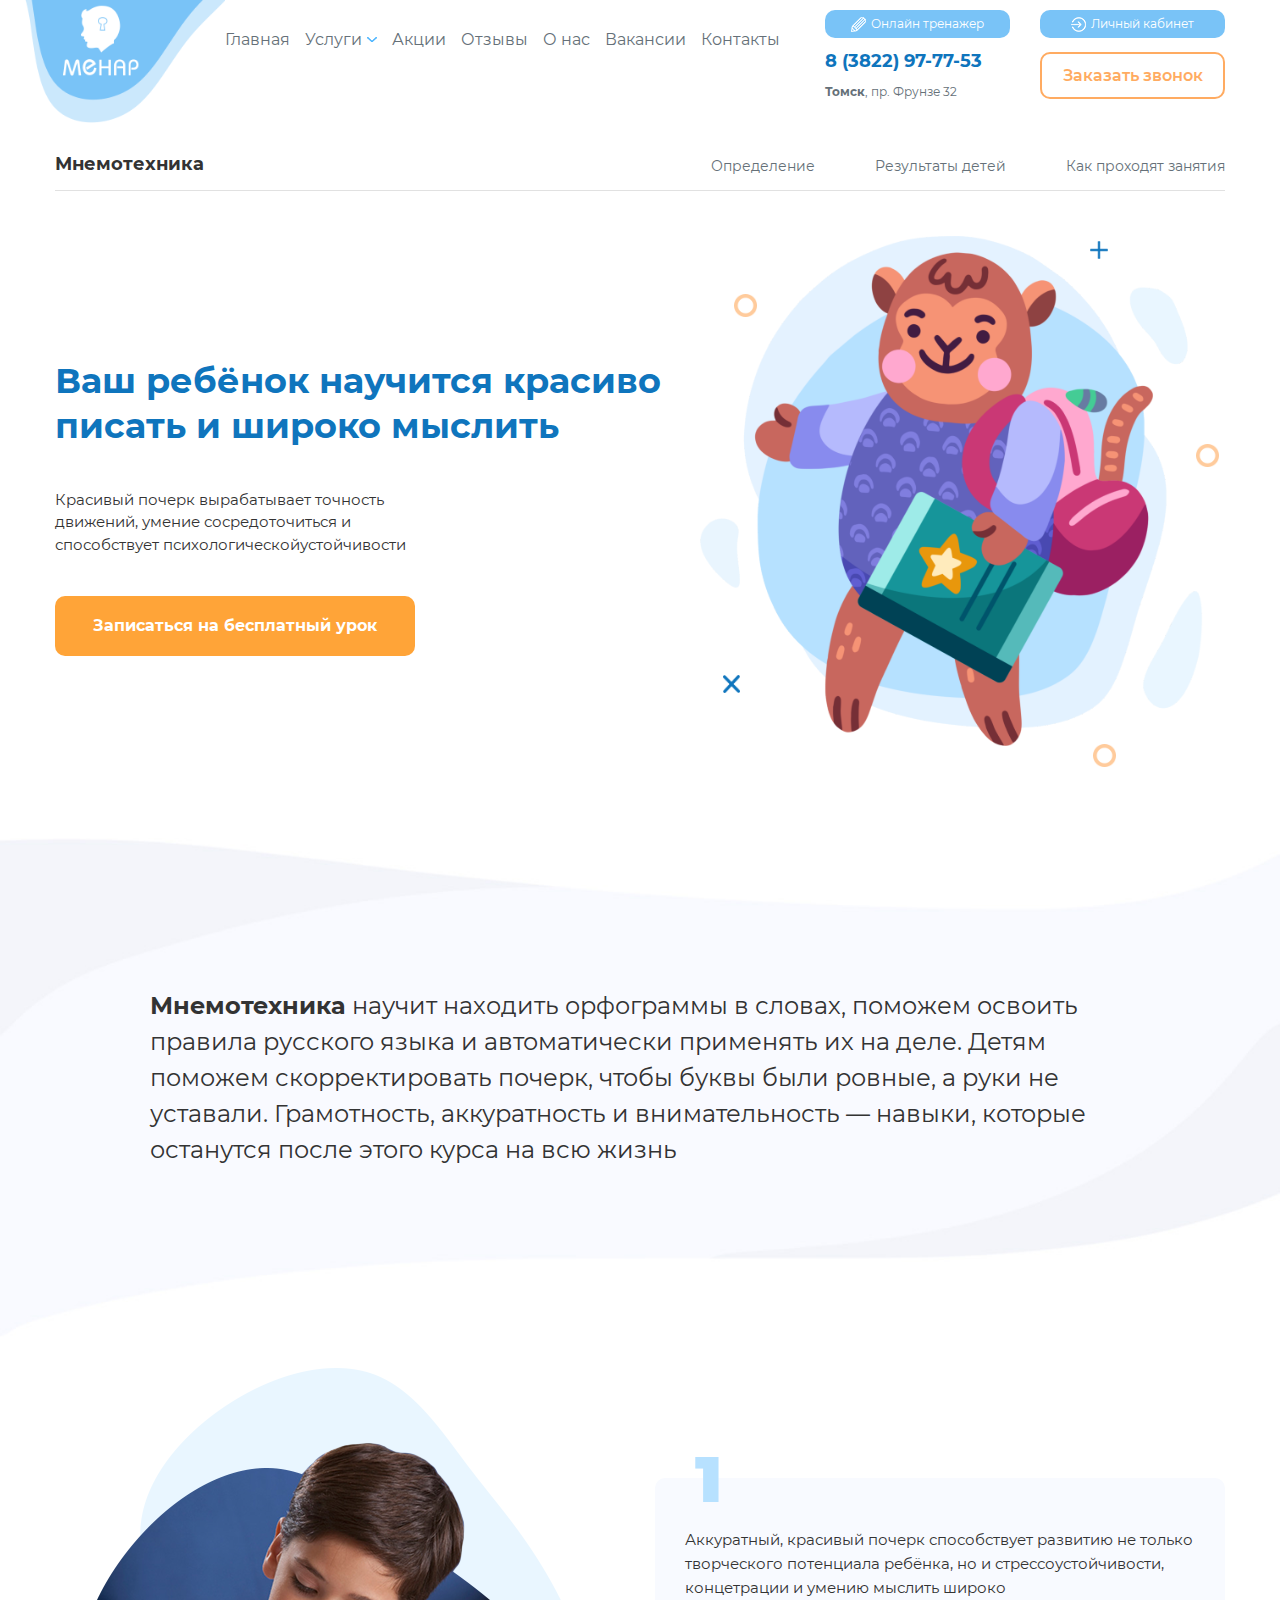
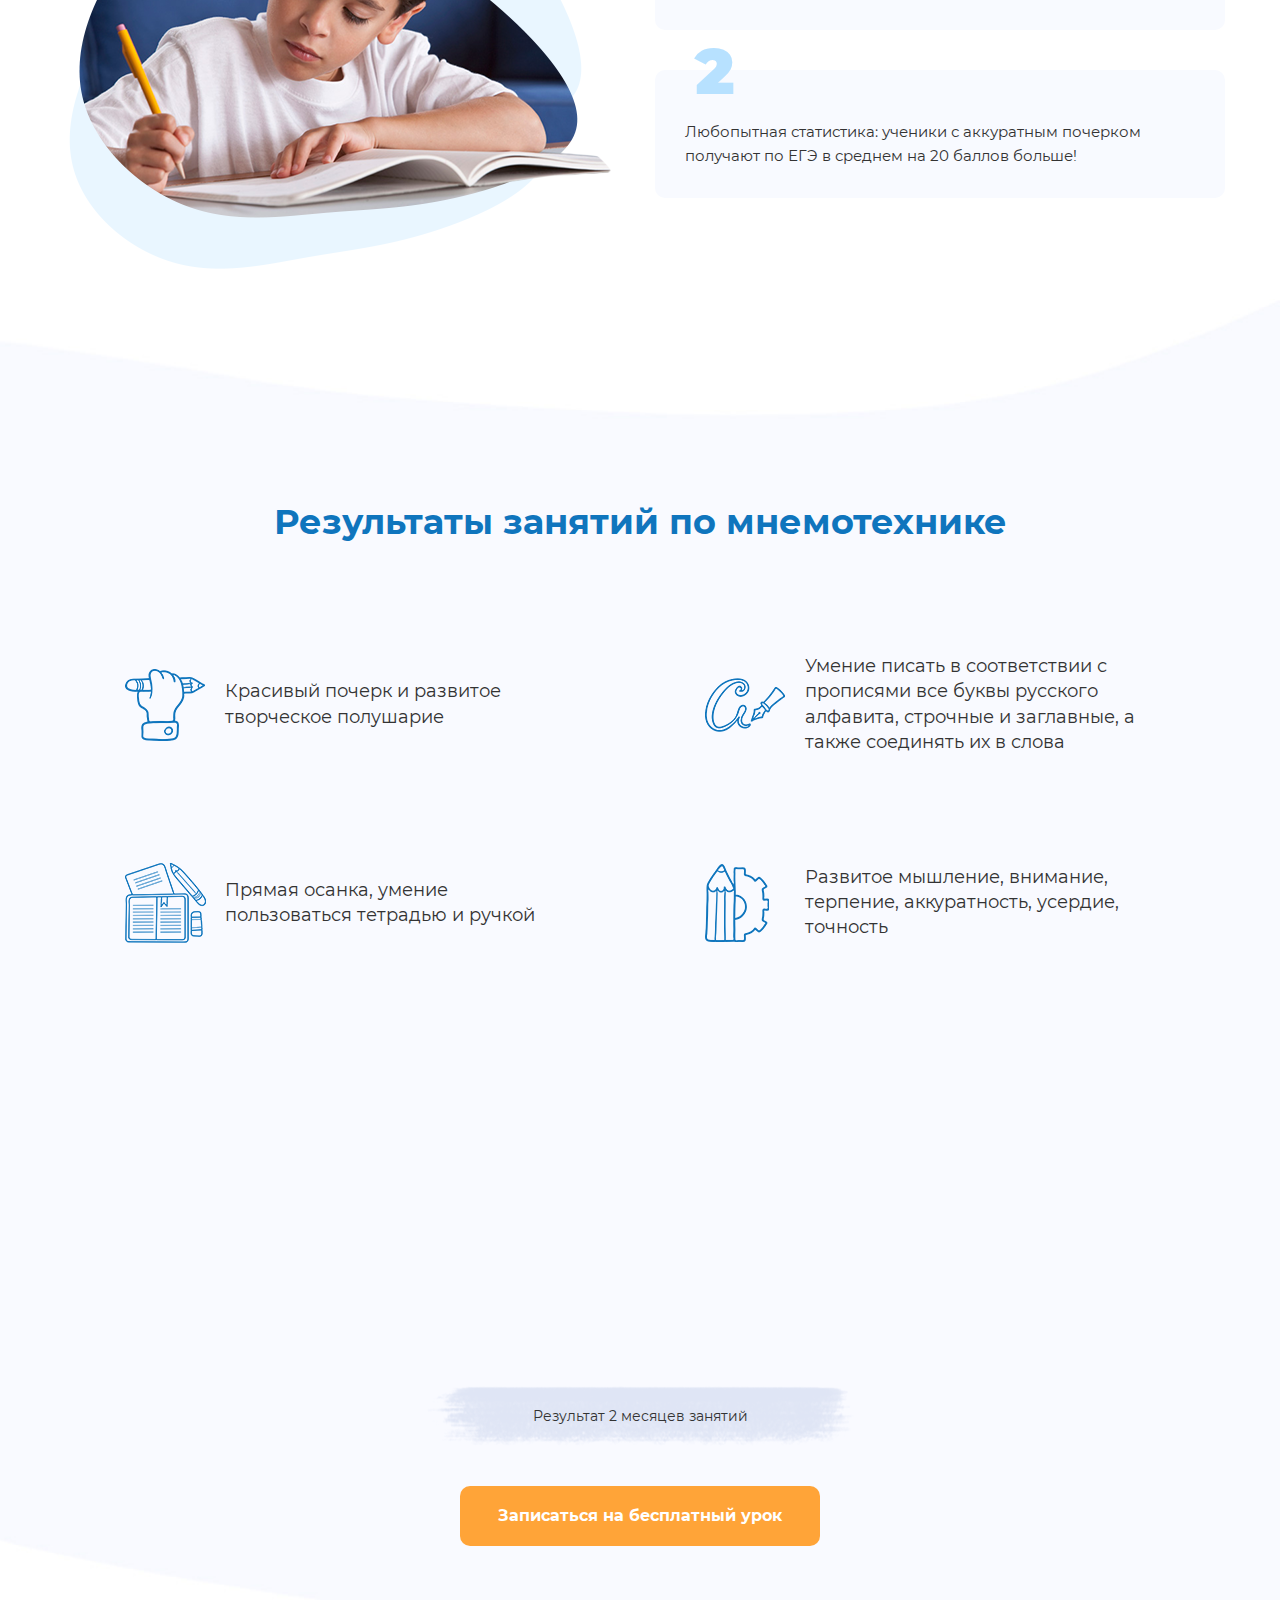
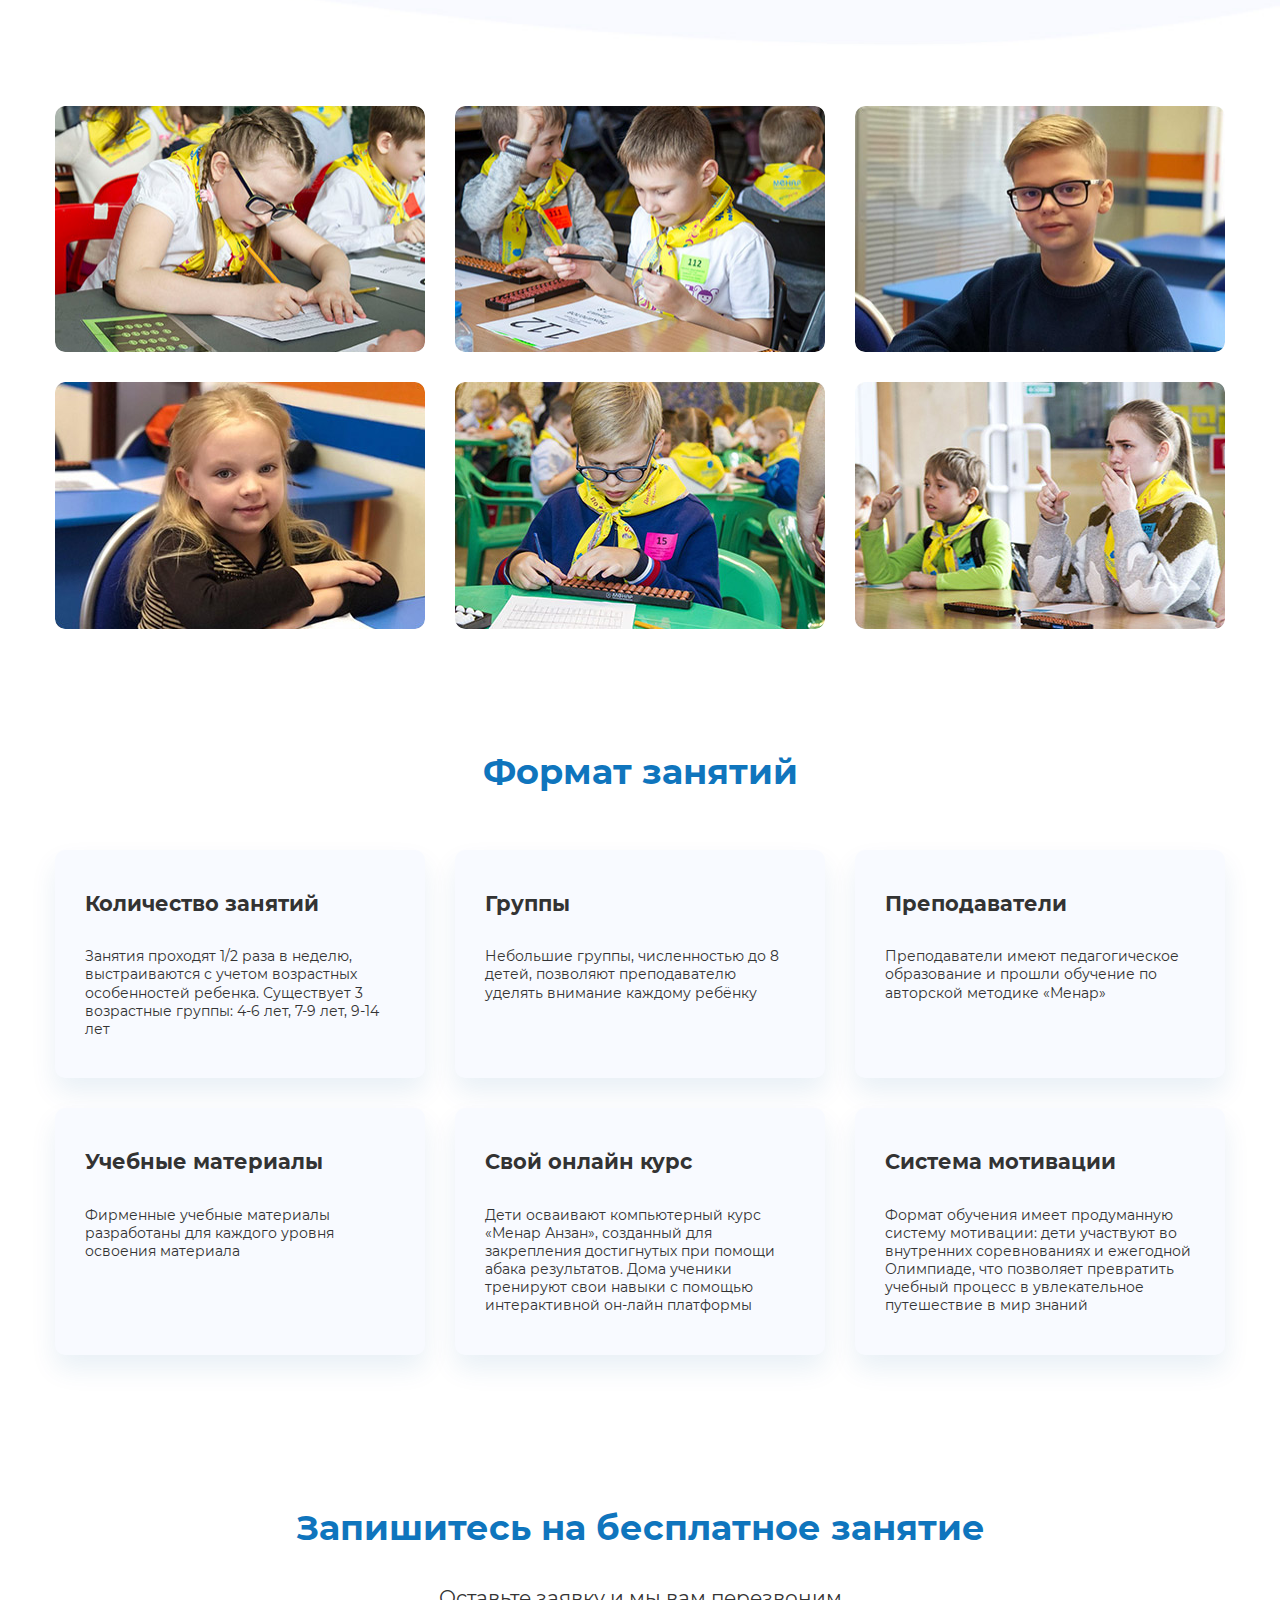
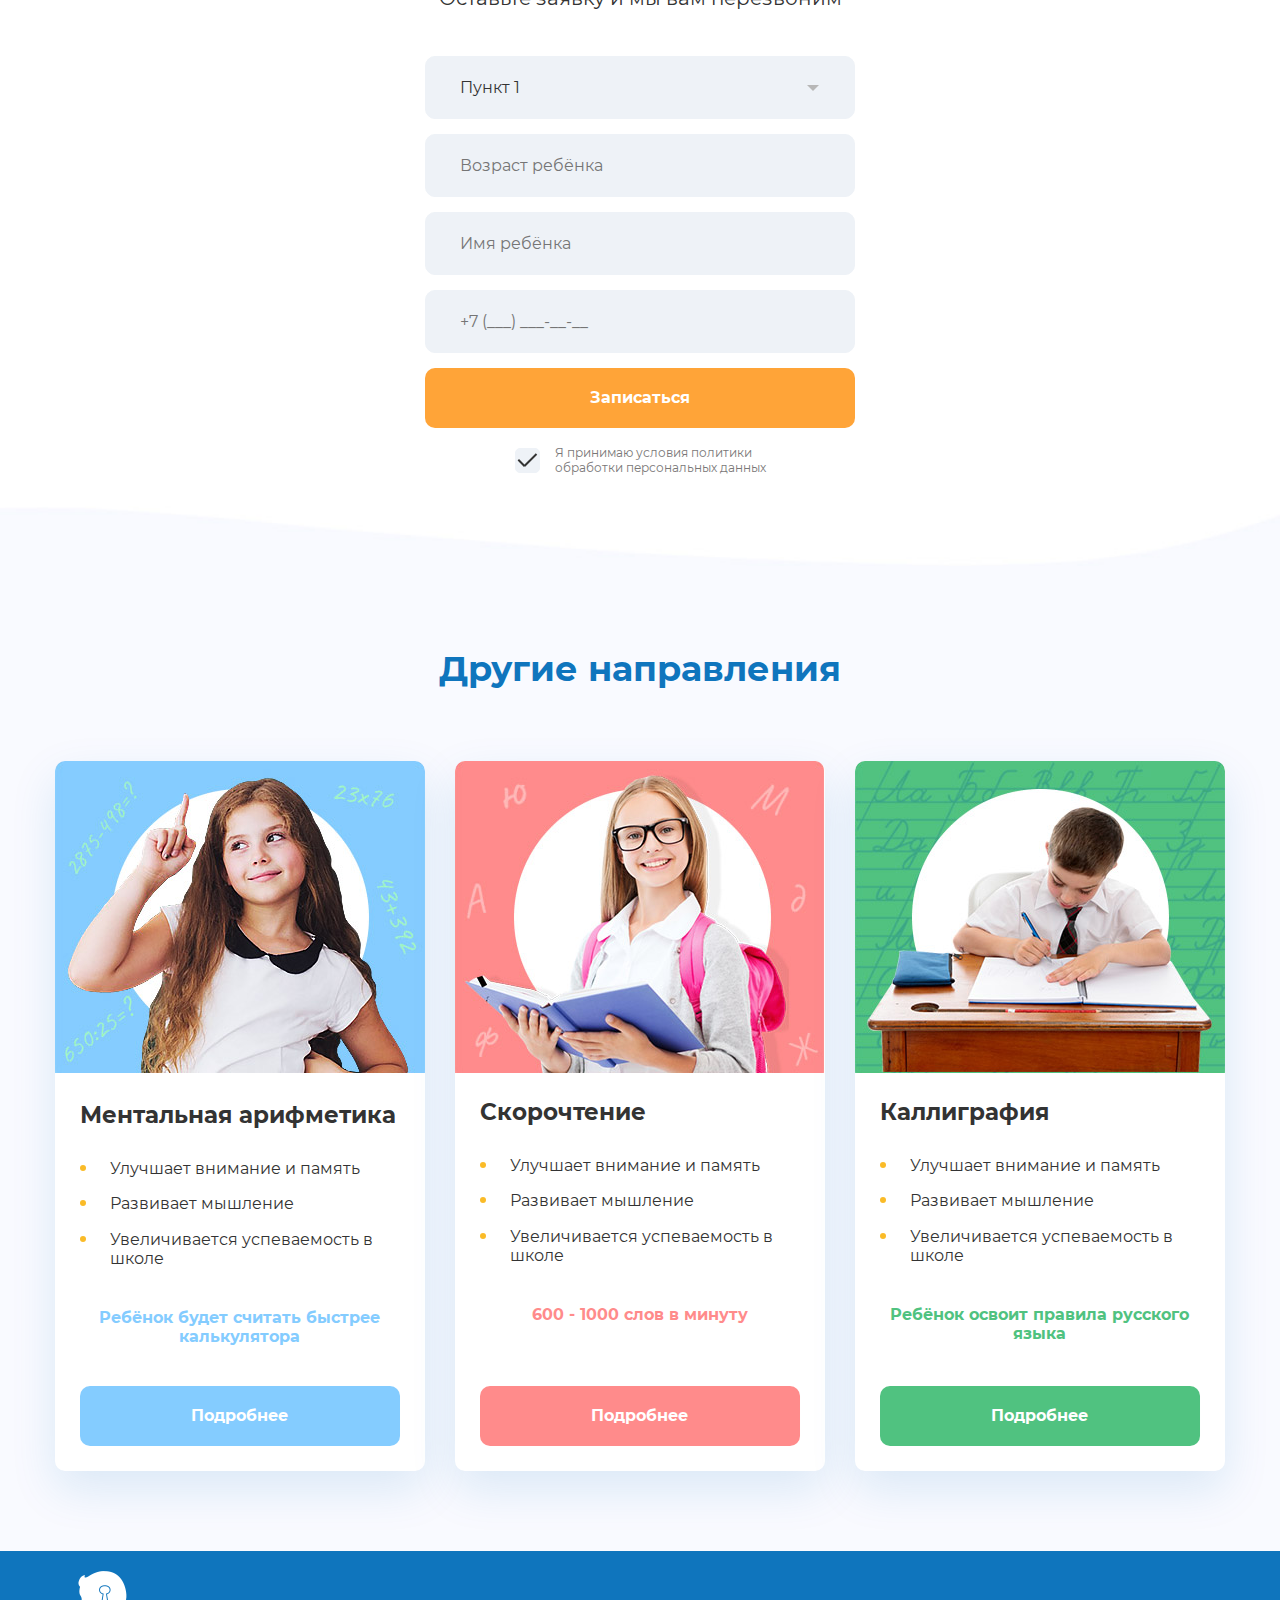
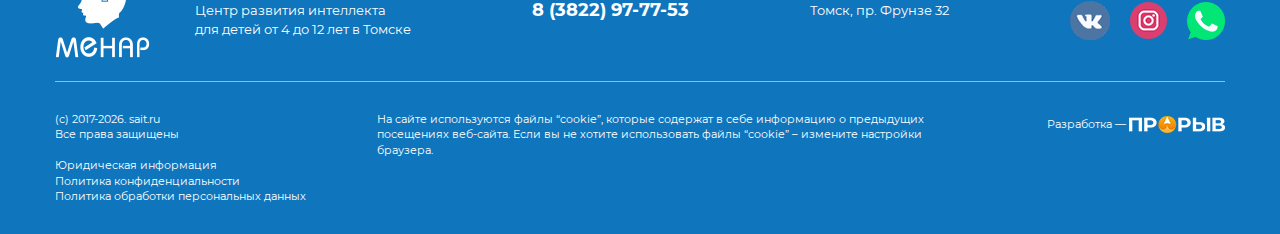
<file: mnemonics.html>
<!DOCTYPE html>
<html>
<head>
	<title></title>
	<meta name="keywords" content=''>
	<meta name="description" content=''>

	<meta name="format-detection" content="telephone=no">

	<meta http-equiv="Content-Type" content="text/html; charset=utf-8">
	<meta name="viewport" content="width=device-width,minimum-scale=1,maximum-scale=1">
	<link rel="stylesheet" href="css/reset.css" type="text/css">
	<link rel="stylesheet" href="css/jquery.fancybox.css" type="text/css">
	<link rel="stylesheet" href="css/slick.css" type="text/css">
	<link rel="stylesheet" href="css/twentytwenty.css" type="text/css"/>
	<link rel="stylesheet" href="css/chosen.min.css" type="text/css"/>
	<link rel="stylesheet" href="css/layout.css" type="text/css">
	<link rel="stylesheet" href="css/main.css" type="text/css">

</head>
<body>
	<div class="body-wrap">
		<div class="b header">
			<div class="container">
				<div class="header-wrap">
					<div class="header-burger">
						<div class="mobile-btn-wrap">
							<div class="mobile-btn">
								<div class="mobile-btn-el"></div>
							</div>
						</div>
					</div>
					<div class="header-logo">
						<a href="/"><img src="i/logo.png" alt=""></a>
					</div>
					<div class="header-contacts">
						<div class="header-contacts-item">
							<a href="#" class="small-btn"><span><img src="i/small-icon-1.png">Онлайн тренажер</span></a>
							<a href="#" class="small-btn"><span><img src="i/small-icon-2.png">Личный кабинет</span></a>
						</div>
						<div class="header-contacts-item mobile">
							<div class="header-info">
								<a href="tel:+73822977753" class="phone">8 (3822) 97-77-53</a>
								<div class="header-info-item"><b>Томск</b>, пр. Фрунзе 32</div>
							</div>
							<a href="#" class="header-btn">Заказать звонок</a>
						</div>
					</div>
					<div class="header-nav">
						<ul>
							<li><a href="/">Главная</a></li>
							<li class="li-drop"><a href="/">Услуги</a></li>
							<li><a href="/">Акции</a></li>
							<li><a href="/">Отзывы</a></li>
							<li><a href="/">О нас</a></li>
							<li><a href="/">Вакансии</a></li>
							<li><a href="/">Контакты</a></li>
						</ul>
					</div>
				</div>
			</div>
			<div class="mobile-menu">
				<div class="close-btn"></div>
				<div class="header-logo">
					<a href="/"><img src="i/logo.png" alt=""></a>
				</div>
				<ul class="nav">
					<li><a href="/">Главная</a></li>
					<li class="li-drop"><span>Услуги</span></li>
					<li><a href="/">Акции</a></li>
					<li><a href="/">Отзывы</a></li>
					<li><a href="/">О нас</a></li>
					<li><a href="/">Вакансии</a></li>
					<li><a href="/">Контакты</a></li>
				</ul>
				<div class="mobile-menu-info">
					<a href="#" class="small-btn"><span><img src="i/small-icon-1.png">Онлайн тренажер</span></a>
					<a href="#" class="small-btn"><span><img src="i/small-icon-2.png">Личный кабинет</span></a>
					<div class="header-info">
						<a href="tel:+73822977753" class="phone">8 (3822) 97-77-53</a>
						<div class="header-info-item"><b>Томск</b>, пр. Фрунзе 32</div>
					</div>
					<a href="#" class="header-btn">Заказать звонок</a>
				</div>
			</div>
		</div>

		<div class="b mental-face">
			<div class="container">
				<div class="mental-face-top">
					<h1 class="mental-face-top-left">Мнемотехника</h1>
					<div class="mental-face-top-right">
						<a href="#mental-opr" class="scroll-btn">Определение</a>
						<a href="#result" class="scroll-btn">Результаты детей</a>
						<a href="#lessons" class="scroll-btn">Как проходят занятия</a>
					</div>
				</div>
				<div class="wrap">
					<div class="content">
						<h2 class="title">Ваш ребёнок научится красиво писать и широко мыслить</h2>
						<div class="text">
							<p>Красивый почерк вырабатывает точность движений, умение сосредоточиться и способствует психологическойустойчивости</p>
						</div>
						<a href="#form-block" class="btn scroll-btn">Записаться на бесплатный урок</a>
					</div>
					<div class="image img-anim-wrap">
						<div class="img-anim">
							<img src="i/monkey.png" class="img-anim-bg">
							<img src="i/monkey-face.png" class="img-anim-face img-9">
							<img src="i/face-img-anim-1.png" class="img-anim-el el-monk-1 right-rotate">
							<img src="i/face-img-anim-1.png" class="img-anim-el el-monk-2">
							<img src="i/face-img-anim-1.png" class="img-anim-el el-monk-3 right-rotate">
							<img src="i/face-img-anim-4.png" class="img-anim-el el-monk-4 right-rotate">
							<img src="i/face-img-anim-5.png" class="img-anim-el el-monk-5">
						</div>
					</div>
				</div>
			</div>
		</div>

		<div class="b mental-opr" id="mental-opr">
			<div class="container">
				<div class="text">
					<p><b>Мнемотехника</b> научит находить орфограммы в словах, поможем освоить правила русского языка и автоматически применять их на деле. Детям поможем скорректировать почерк, чтобы буквы были ровные, а руки не уставали. Грамотность, аккуратность и внимательность — навыки, которые останутся после этого курса на всю жизнь</p>
				</div>
			</div>
		</div>

		<div class="b ekr">
			<div class="container">
				<div class="mental-preim">
					<div class="image"><img src="i/mental-preim-img-3.png"></div>
					<div class="items">
						<div class="item">
							<div class="number">1</div>
							<div class="text">
								<p>Аккуратный, красивый почерк способствует развитию не только творческого потенциала ребёнка, но и стрессоустойчивости, концетрации и умению мыслить широко</p>
							</div>
						</div>
						<div class="item">
							<div class="number">2</div>
							<div class="text">
								<p>Любопытная статистика: ученики с аккуратным почерком получают по ЕГЭ в среднем на 20 баллов больше!</p>
							</div>
						</div>
					</div>
				</div>
			</div>
		</div>

		<div class="b result-block" id="result">
			<div class="container">
				<h2 class="title">Результаты занятий по мнемотехнике</h2>
				<ul class="preim-list">
					<li>
						<img src="i/preim-i-13.png" alt="">
						<span>Красивый почерк и&nbsp;развитое<br> творческое полушарие</span>
					</li>
					<li>
						<img src="i/preim-i-14.png" alt="">
						<span>Умение писать в соответствии с прописями все буквы русского алфавита, строчные и заглавные, а также соединять их в слова</span>
					</li>
					<li>
						<img src="i/preim-i-15.png" alt="">
						<span>Прямая осанка, умение<br> пользоваться тетрадью и ручкой</span>
					</li>
					<li>
						<img src="i/preim-i-16.png" alt="">
						<span>Развитое мышление, внимание, терпение, аккуратность, усердие, точность</span>
					</li>
				</ul>
				<div class="b-video">
					<div class="video">
						<iframe src="https://www.youtube.com/embed/6xLsLPHumJ8" frameborder="0" allow="accelerometer; autoplay; encrypted-media; gyroscope; picture-in-picture" allowfullscreen></iframe>
					</div>
					<div class="name">Результат 2 месяцев занятий</div>
					<a href="#form-block" class="btn scroll-btn">Записаться на бесплатный урок</a>
				</div>
			</div>
		</div>

		<div class="b ekr">
			<div class="container">
				<ul class="gallery">
					<li><a href="i/gal-1.jpg" class="fancybox-gal" data-fancybox="gal"><img src="i/gal-1.jpg" alt=""></a></li>
					<li><a href="i/gal-2.jpg" class="fancybox-gal" data-fancybox="gal"><img src="i/gal-2.jpg" alt=""></a></li>
					<li><a href="i/gal-3.jpg" class="fancybox-gal" data-fancybox="gal"><img src="i/gal-3.jpg" alt=""></a></li>
					<li><a href="i/gal-4.jpg" class="fancybox-gal" data-fancybox="gal"><img src="i/gal-4.jpg" alt=""></a></li>
					<li><a href="i/gal-5.jpg" class="fancybox-gal" data-fancybox="gal"><img src="i/gal-5.jpg" alt=""></a></li>
					<li><a href="i/gal-6.jpg" class="fancybox-gal" data-fancybox="gal"><img src="i/gal-6.jpg" alt=""></a></li>
				</ul>
			</div>
		</div>

		<div class="b ekr-big" id="lessons">
			<div class="container">
				<h2 class="title">Формат занятий</h2>
				<ul class="descr-list">
					<li>
						<div class="name">Количество занятий</div>
						<div class="text">
							<p>Занятия проходят 1/2 раза в неделю, выстраиваются с учетом возрастных особенностей ребенка. Существует 3 возрастные группы: 4-6 лет, 7-9 лет, 9-14 лет</p>
						</div>
					</li>
					<li>
						<div class="name">Группы</div>
						<div class="text">
							<p>Небольшие группы, численностью до 8 детей, позволяют преподавателю уделять внимание каждому ребёнку</p>
						</div>
					</li>
					<li>
						<div class="name">Преподаватели</div>
						<div class="text">
							<p>Преподаватели имеют педагогическое образование и прошли обучение по авторской методике «Менар»</p>
						</div>
					</li>
					<li>
						<div class="name">Учебные материалы</div>
						<div class="text">
							<p>Фирменные учебные материалы разработаны для каждого уровня освоения материала</p>
						</div>
					</li>
					<li>
						<div class="name">Свой онлайн курс</div>
						<div class="text">
							<p>Дети осваивают компьютерный курс «Менар Анзан», созданный для закрепления достигнутых при помощи абака результатов. Дома ученики тренируют свои навыки с помощью интерактивной он-лайн платформы</p>
						</div>
					</li>
					<li>
						<div class="name">Система мотивации</div>
						<div class="text">
							<p>Формат обучения имеет продуманную систему мотивации: дети участвуют во внутренних соревнованиях и ежегодной Олимпиаде, что позволяет превратить учебный процесс в увлекательное путешествие в мир знаний</p>
						</div>
					</li>
				</ul>
			</div>
		</div>

		<div class="b ekr" id="form-block">
			<div class="container">
				<h2 class="title">Запишитесь на бесплатное занятие</h2>
				<div class="subtitle">Оставьте заявку и мы вам перезвоним</div>
				<div class="b-form">
					<form>
						<div class="b-select">
							<select>
								<option value="1">Пункт 1</option>
								<option value="2">Пункт 2</option>
							</select>
						</div>
						<div class="b-input">
							<input type="number" inputmode="numeric" placeholder="Возраст ребёнка">
						</div>
						<div class="b-input">
							<input type="text" placeholder="Имя ребёнка">
						</div>
						<div class="b-input">
							<input type="tel" placeholder="+7 (___) ___-__-__">
						</div>
						<button type="submit" class="btn">Записаться</button>
						<div class="policy-text"><div class="radio-btn active"></div>Я принимаю условия <a href="#" target="_blank">политики<br> обработки персональных данных</a></div>
					</form>
				</div>
			</div>
		</div>

		<div class="b other-cards">
			<div class="container">
				<h2 class="title">Другие направления</h2>
				<div class="cards">
					<div class="card card-blue">
						<div class="image"><img src="i/card-1-2.jpg" alt=""></div>
						<div class="content">
							<div class="name">Ментальная арифметика</div>
							<div class="text">
								<ul>
									<li>Улучшает внимание и память</li>
									<li>Развивает мышление</li>
									<li>Увеличивается успеваемость в школе</li>
								</ul>
							</div>
							<div class="result">Ребёнок будет считать быстрее калькулятора</div>
							<a href="#" class="btn">Подробнее</a>
						</div>
					</div>
					<div class="card card-purple">
						<div class="image"><img src="i/card-2-2.jpg" alt=""></div>
						<div class="content">
							<div class="name">Скорочтение</div>
							<div class="text">
								<ul>
									<li>Улучшает внимание и память</li>
									<li>Развивает мышление</li>
									<li>Увеличивается успеваемость в школе</li>
								</ul>
							</div>
							<div class="result">600 - 1000 слов в минуту</div>
							<a href="#" class="btn">Подробнее</a>
						</div>
					</div>
					<div class="card card-green">
						<div class="image"><img src="i/card-3-2.jpg" alt=""></div>
						<div class="content">
							<div class="name">Каллиграфия</div>
							<div class="text">
								<ul>
									<li>Улучшает внимание и память</li>
									<li>Развивает мышление</li>
									<li>Увеличивается успеваемость в школе</li>
								</ul>
							</div>
							<div class="result">Ребёнок освоит правила русского языка</div>
							<a href="#" class="btn">Подробнее</a>
						</div>
					</div>
				</div>
			</div>
		</div>

		<div class="b footer">
			<div class="container">
				<div class="footer-top">
					<div class="footer-logo">
						<a href="/"><img src="i/logo-2.png"></a>
					</div>
					<div class="footer-top-wrap">
						<div class="footer-logo-text">Центр развития интеллекта<br> для детей от 4 до 12 лет в Томске</div>
						<a href="tel:+73822977753" class="phone">8 (3822) 97-77-53</a>
						<div class="footer-addres">Томск, пр. Фрунзе 32</div>
						<ul class="social">
							<li><a href="#" target="_blank"><img src="i/vk-icon.png"></a></li>
							<li><a href="#" target="_blank"><img src="i/inst-icon.png"></a></li>
							<li><a href="#" target="_blank"><img src="i/wa-icon.png"></a></li>
						</ul>
					</div>
				</div>
				<div class="footer-bot">
					<div class="footer-info">
						<p>(с) 2017-<span id="footer-year"></span>. sait.ru<br> Все права защищены</p>
						<br>
						<p>
							<a href="#" target="_blank">Юридическая информация</a><br>
							<a href="#" target="_blank">Политика конфиденциальности</a><br>
							<a href="#" target="_blank">Политика обработки персональных данных</a>
						</p>
					</div>
					<div class="footer-cookie">
						<p>На сайте используются <a href="#" target="_blank">файлы “cookie”</a>, которые содержат в себе информацию о предыдущих посещениях веб-сайта. Если вы не хотите использовать <a href="#" target="_blank">файлы “cookie”</a> – измените настройки браузера.</p>
					</div>
					<div class="footer-dev">
						<a href="https://atkgroup.pro" target="_blank">
							<span>Разработка  —</span>
							<img src="i/logo-dev.png">
						</a>
					</div>
				</div>
			</div>
		</div>

		<div style="display:none;">
		</div>
	</div>

	<script type="text/javascript" src="js/jquery-2.1.1.min.js"></script>
	<script type="text/javascript" src="js/jquery.fancybox.js"></script>
	<script type="text/javascript" src="js/jquery.inputmask.bundle.js"></script>
	<script src="js/jquery.event.move.js" type="text/javascript"></script>
	<script src="js/jquery.twentytwenty.js" type="text/javascript"></script>
	<script type="text/javascript" src="js/chosen.jquery.min.js"></script>
	<script type="text/javascript" src="js/slick.js"></script>
	<script type="text/javascript" src="js/main.js"></script>
</body>
</html>
</file>
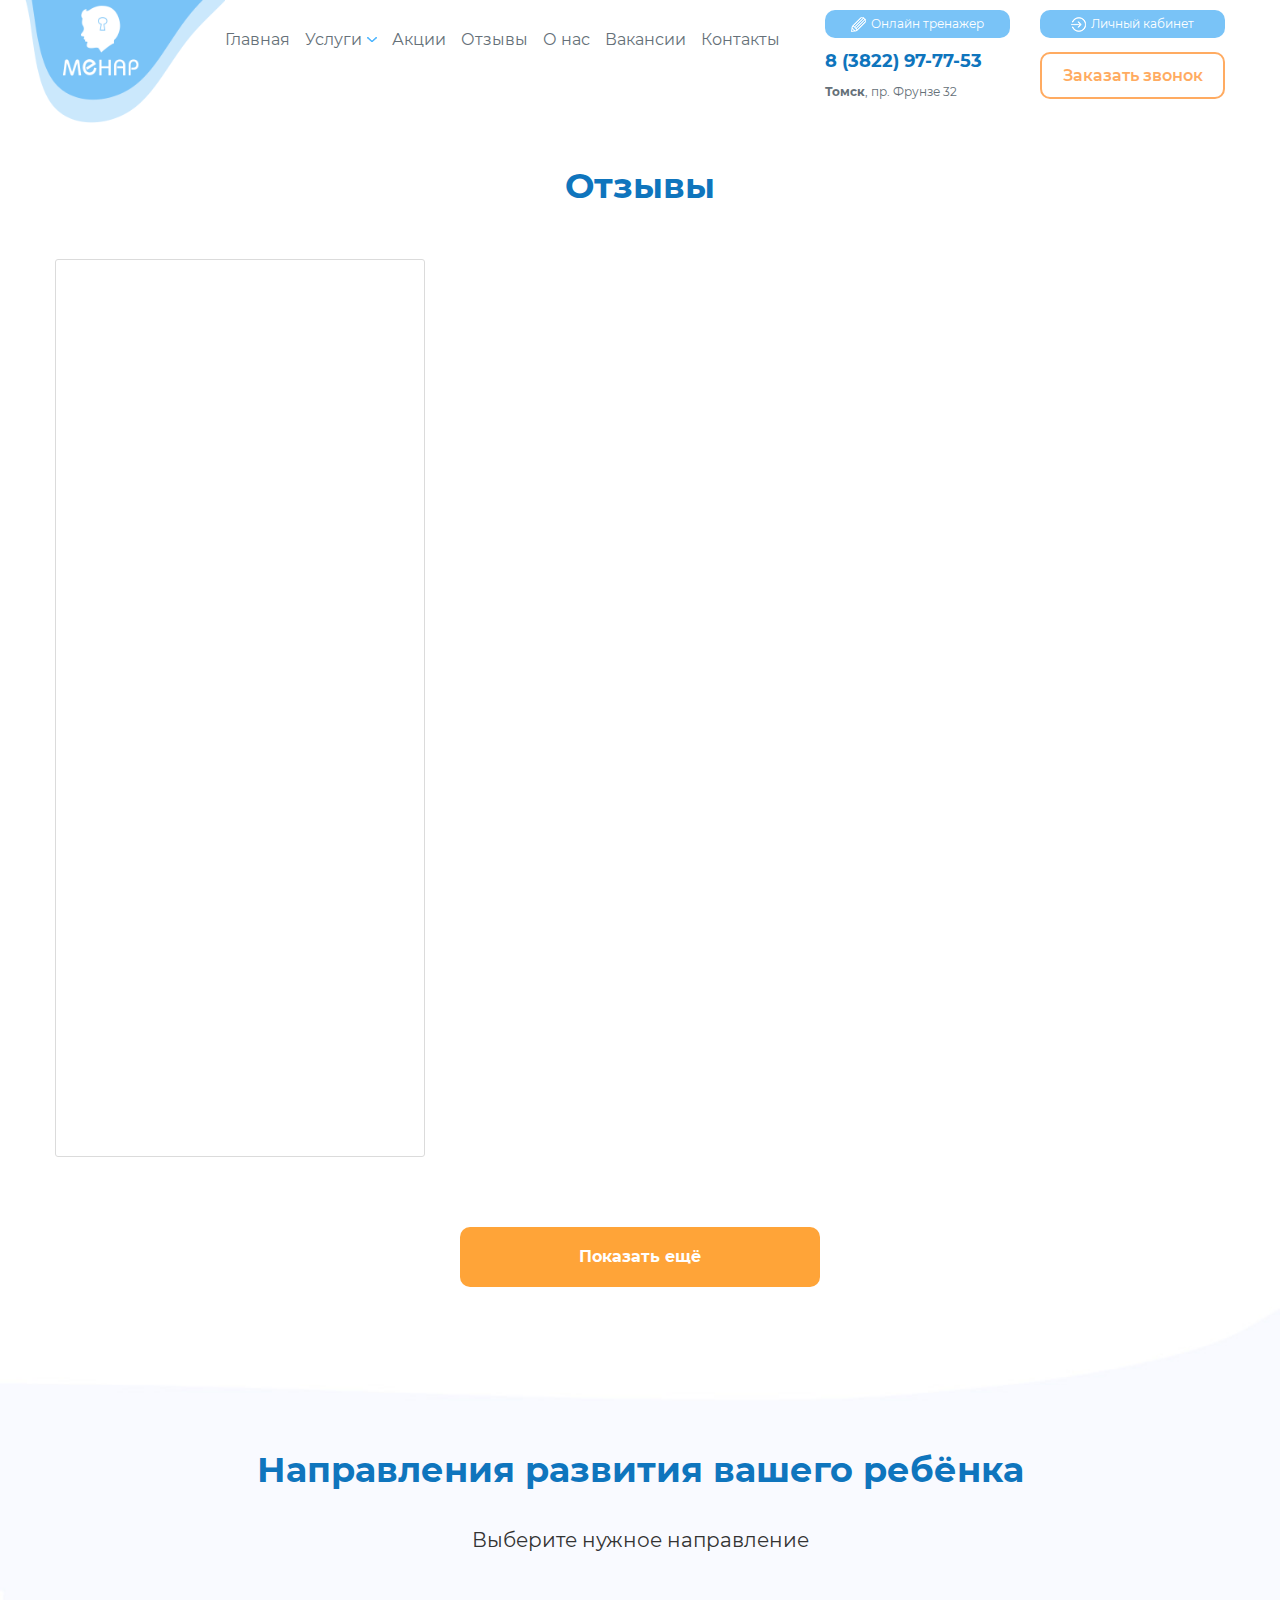
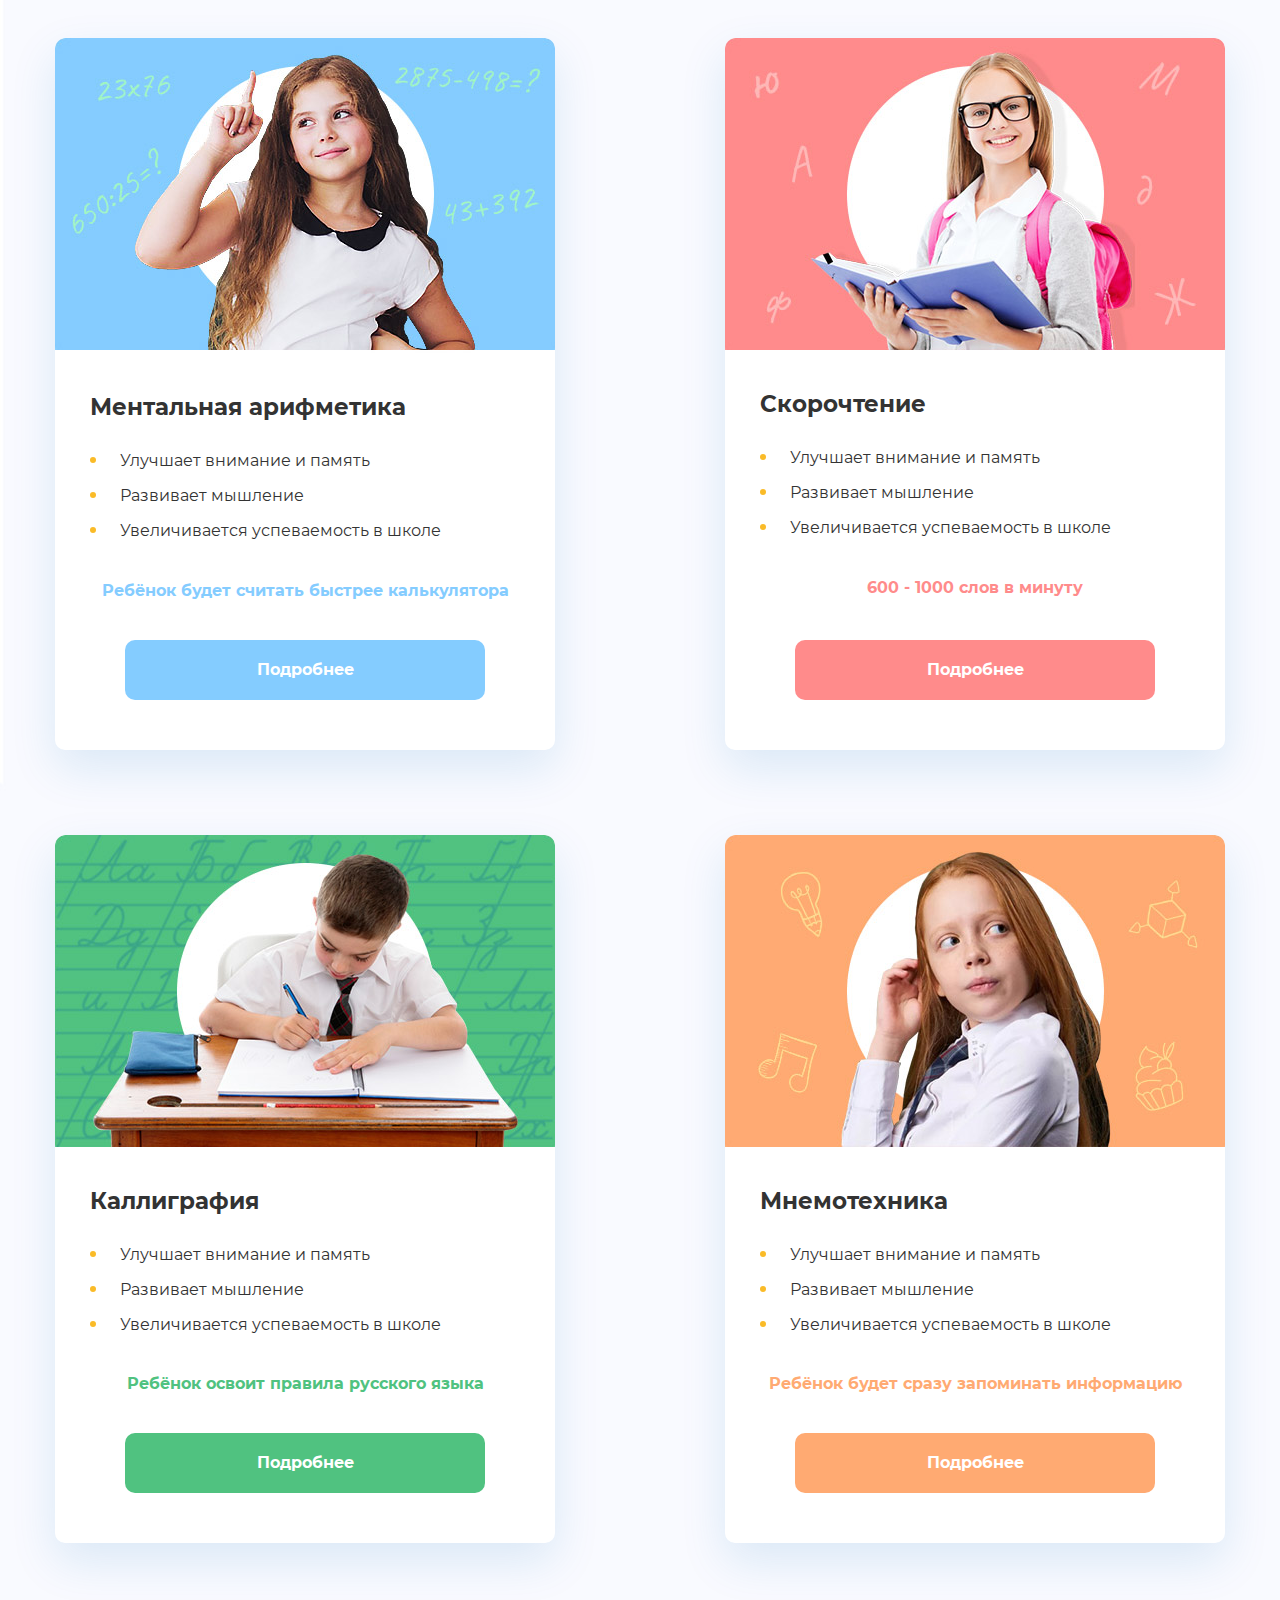
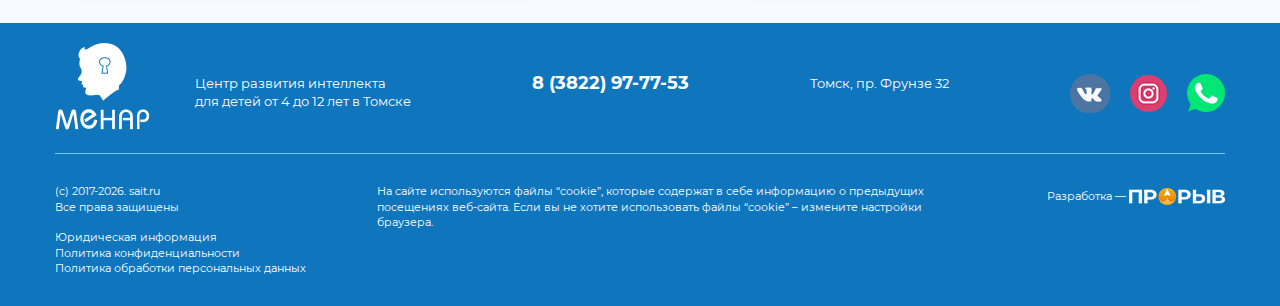
<file: reviews.html>
<!DOCTYPE html>
<html>
<head>
	<title></title>
	<meta name="keywords" content=''>
	<meta name="description" content=''>

	<meta name="format-detection" content="telephone=no">

	<meta http-equiv="Content-Type" content="text/html; charset=utf-8">
	<meta name="viewport" content="width=device-width,minimum-scale=1,maximum-scale=1">
	<link rel="stylesheet" href="css/reset.css" type="text/css">
	<link rel="stylesheet" href="css/jquery.fancybox.css" type="text/css">
	<link rel="stylesheet" href="css/slick.css" type="text/css">
	<link rel="stylesheet" href="css/twentytwenty.css" type="text/css"/>
	<link rel="stylesheet" href="css/chosen.min.css" type="text/css"/>
	<link rel="stylesheet" href="css/layout.css" type="text/css">
	<link rel="stylesheet" href="css/main.css" type="text/css">

</head>
<body>
	<div class="body-wrap">
		<div class="b header">
			<div class="container">
				<div class="header-wrap">
					<div class="header-burger">
						<div class="mobile-btn-wrap">
							<div class="mobile-btn">
								<div class="mobile-btn-el"></div>
							</div>
						</div>
					</div>
					<div class="header-logo">
						<a href="/"><img src="i/logo.png" alt=""></a>
					</div>
					<div class="header-contacts">
						<div class="header-contacts-item">
							<a href="#" class="small-btn"><span><img src="i/small-icon-1.png">Онлайн тренажер</span></a>
							<a href="#" class="small-btn"><span><img src="i/small-icon-2.png">Личный кабинет</span></a>
						</div>
						<div class="header-contacts-item mobile">
							<div class="header-info">
								<a href="tel:+73822977753" class="phone">8 (3822) 97-77-53</a>
								<div class="header-info-item"><b>Томск</b>, пр. Фрунзе 32</div>
							</div>
							<a href="#" class="header-btn">Заказать звонок</a>
						</div>
					</div>
					<div class="header-nav">
						<ul>
							<li><a href="/">Главная</a></li>
							<li class="li-drop"><a href="/">Услуги</a></li>
							<li><a href="/">Акции</a></li>
							<li><a href="/">Отзывы</a></li>
							<li><a href="/">О нас</a></li>
							<li><a href="/">Вакансии</a></li>
							<li><a href="/">Контакты</a></li>
						</ul>
					</div>
				</div>
			</div>
			<div class="mobile-menu">
				<div class="close-btn"></div>
				<div class="header-logo">
					<a href="/"><img src="i/logo.png" alt=""></a>
				</div>
				<ul class="nav">
					<li><a href="/">Главная</a></li>
					<li class="li-drop"><span>Услуги</span></li>
					<li><a href="/">Акции</a></li>
					<li><a href="/">Отзывы</a></li>
					<li><a href="/">О нас</a></li>
					<li><a href="/">Вакансии</a></li>
					<li><a href="/">Контакты</a></li>
				</ul>
				<div class="mobile-menu-info">
					<a href="#" class="small-btn"><span><img src="i/small-icon-1.png">Онлайн тренажер</span></a>
					<a href="#" class="small-btn"><span><img src="i/small-icon-2.png">Личный кабинет</span></a>
					<div class="header-info">
						<a href="tel:+73822977753" class="phone">8 (3822) 97-77-53</a>
						<div class="header-info-item"><b>Томск</b>, пр. Фрунзе 32</div>
					</div>
					<a href="#" class="header-btn">Заказать звонок</a>
				</div>
			</div>
		</div>

		<div class="b reviews-block">
			<div class="container">
				<h2 class="title">Отзывы</h2>
				<div class="reviews">
					<div class="review">
						<iframe class="instagram-media instagram-media-rendered" id="instagram-embed-0" src="https://www.instagram.com/p/B8BAZdyHCvu/embed/captioned/?cr=1&amp;v=12&amp;wp=388&amp;rd=file%3A%2F%2F&amp;rp=%2FC%3A%2FUsers%2FAdmin%2FDocuments%2Fwork-folder%2Fmenar%2Freviews.html#%7B%22ci%22%3A0%2C%22os%22%3A628.3800000019255%2C%22ls%22%3A544.1999999966356%2C%22le%22%3A623.2400000008056%7D" allowtransparency="true" allowfullscreen="true" frameborder="0" height="892" data-instgrm-payload-id="instagram-media-payload-0" scrolling="no"></iframe>
					</div>
				</div>
				<a href="#" class="btn">Показать ещё</a>
			</div>
		</div>

		<div class="b card-block-2">
			<div class="container">
				<h2 class="title">Направления развития вашего ребёнка </h2>
				<div class="subtitle">Выберите нужное направление</div>
				<div class="cards">
					<div class="card card-blue">
						<div class="image"><img src="i/card-1.jpg" alt=""></div>
						<div class="content">
							<div class="name">Ментальная арифметика</div>
							<div class="text">
								<ul>
									<li>Улучшает внимание и память</li>
									<li>Развивает мышление</li>
									<li>Увеличивается успеваемость в школе</li>
								</ul>
							</div>
							<div class="result">Ребёнок будет считать быстрее калькулятора</div>
							<a href="#" class="btn">Подробнее</a>
						</div>
					</div>
					<div class="card card-purple">
						<div class="image"><img src="i/card-2.jpg" alt=""></div>
						<div class="content">
							<div class="name">Скорочтение</div>
							<div class="text">
								<ul>
									<li>Улучшает внимание и память</li>
									<li>Развивает мышление</li>
									<li>Увеличивается успеваемость в школе</li>
								</ul>
							</div>
							<div class="result">600 - 1000 слов в минуту</div>
							<a href="#" class="btn">Подробнее</a>
						</div>
					</div>
					<div class="card card-green">
						<div class="image"><img src="i/card-3.jpg" alt=""></div>
						<div class="content">
							<div class="name">Каллиграфия</div>
							<div class="text">
								<ul>
									<li>Улучшает внимание и память</li>
									<li>Развивает мышление</li>
									<li>Увеличивается успеваемость в школе</li>
								</ul>
							</div>
							<div class="result">Ребёнок освоит правила русского языка</div>
							<a href="#" class="btn">Подробнее</a>
						</div>
					</div>
					<div class="card card-orange">
						<div class="image"><img src="i/card-4.jpg" alt=""></div>
						<div class="content">
							<div class="name">Мнемотехника</div>
							<div class="text">
								<ul>
									<li>Улучшает внимание и память</li>
									<li>Развивает мышление</li>
									<li>Увеличивается успеваемость в школе</li>
								</ul>
							</div>
							<div class="result">Ребёнок будет сразу запоминать информацию</div>
							<a href="#" class="btn">Подробнее</a>
						</div>
					</div>
				</div>
			</div>
		</div>

		<div class="b footer">
			<div class="container">
				<div class="footer-top">
					<div class="footer-logo">
						<a href="/"><img src="i/logo-2.png"></a>
					</div>
					<div class="footer-top-wrap">
						<div class="footer-logo-text">Центр развития интеллекта<br> для детей от 4 до 12 лет в Томске</div>
						<a href="tel:+73822977753" class="phone">8 (3822) 97-77-53</a>
						<div class="footer-addres">Томск, пр. Фрунзе 32</div>
						<ul class="social">
							<li><a href="#" target="_blank"><img src="i/vk-icon.png"></a></li>
							<li><a href="#" target="_blank"><img src="i/inst-icon.png"></a></li>
							<li><a href="#" target="_blank"><img src="i/wa-icon.png"></a></li>
						</ul>
					</div>
				</div>
				<div class="footer-bot">
					<div class="footer-info">
						<p>(с) 2017-<span id="footer-year"></span>. sait.ru<br> Все права защищены</p>
						<br>
						<p>
							<a href="#" target="_blank">Юридическая информация</a><br>
							<a href="#" target="_blank">Политика конфиденциальности</a><br>
							<a href="#" target="_blank">Политика обработки персональных данных</a>
						</p>
					</div>
					<div class="footer-cookie">
						<p>На сайте используются <a href="#" target="_blank">файлы “cookie”</a>, которые содержат в себе информацию о предыдущих посещениях веб-сайта. Если вы не хотите использовать <a href="#" target="_blank">файлы “cookie”</a> – измените настройки браузера.</p>
					</div>
					<div class="footer-dev">
						<a href="https://atkgroup.pro" target="_blank">
							<span>Разработка  —</span>
							<img src="i/logo-dev.png">
						</a>
					</div>
				</div>
			</div>
		</div>

		<div style="display:none;">
		</div>
	</div>

	<script type="text/javascript" src="js/jquery-2.1.1.min.js"></script>
	<script type="text/javascript" src="js/jquery.fancybox.js"></script>
	<script type="text/javascript" src="js/jquery.inputmask.bundle.js"></script>
	<script src="js/jquery.event.move.js" type="text/javascript"></script>
	<script src="js/jquery.twentytwenty.js" type="text/javascript"></script>
	<script type="text/javascript" src="js/chosen.jquery.min.js"></script>
	<script type="text/javascript" src="js/slick.js"></script>
	<script type="text/javascript" src="js/main.js"></script>
</body>
</html>
</file>
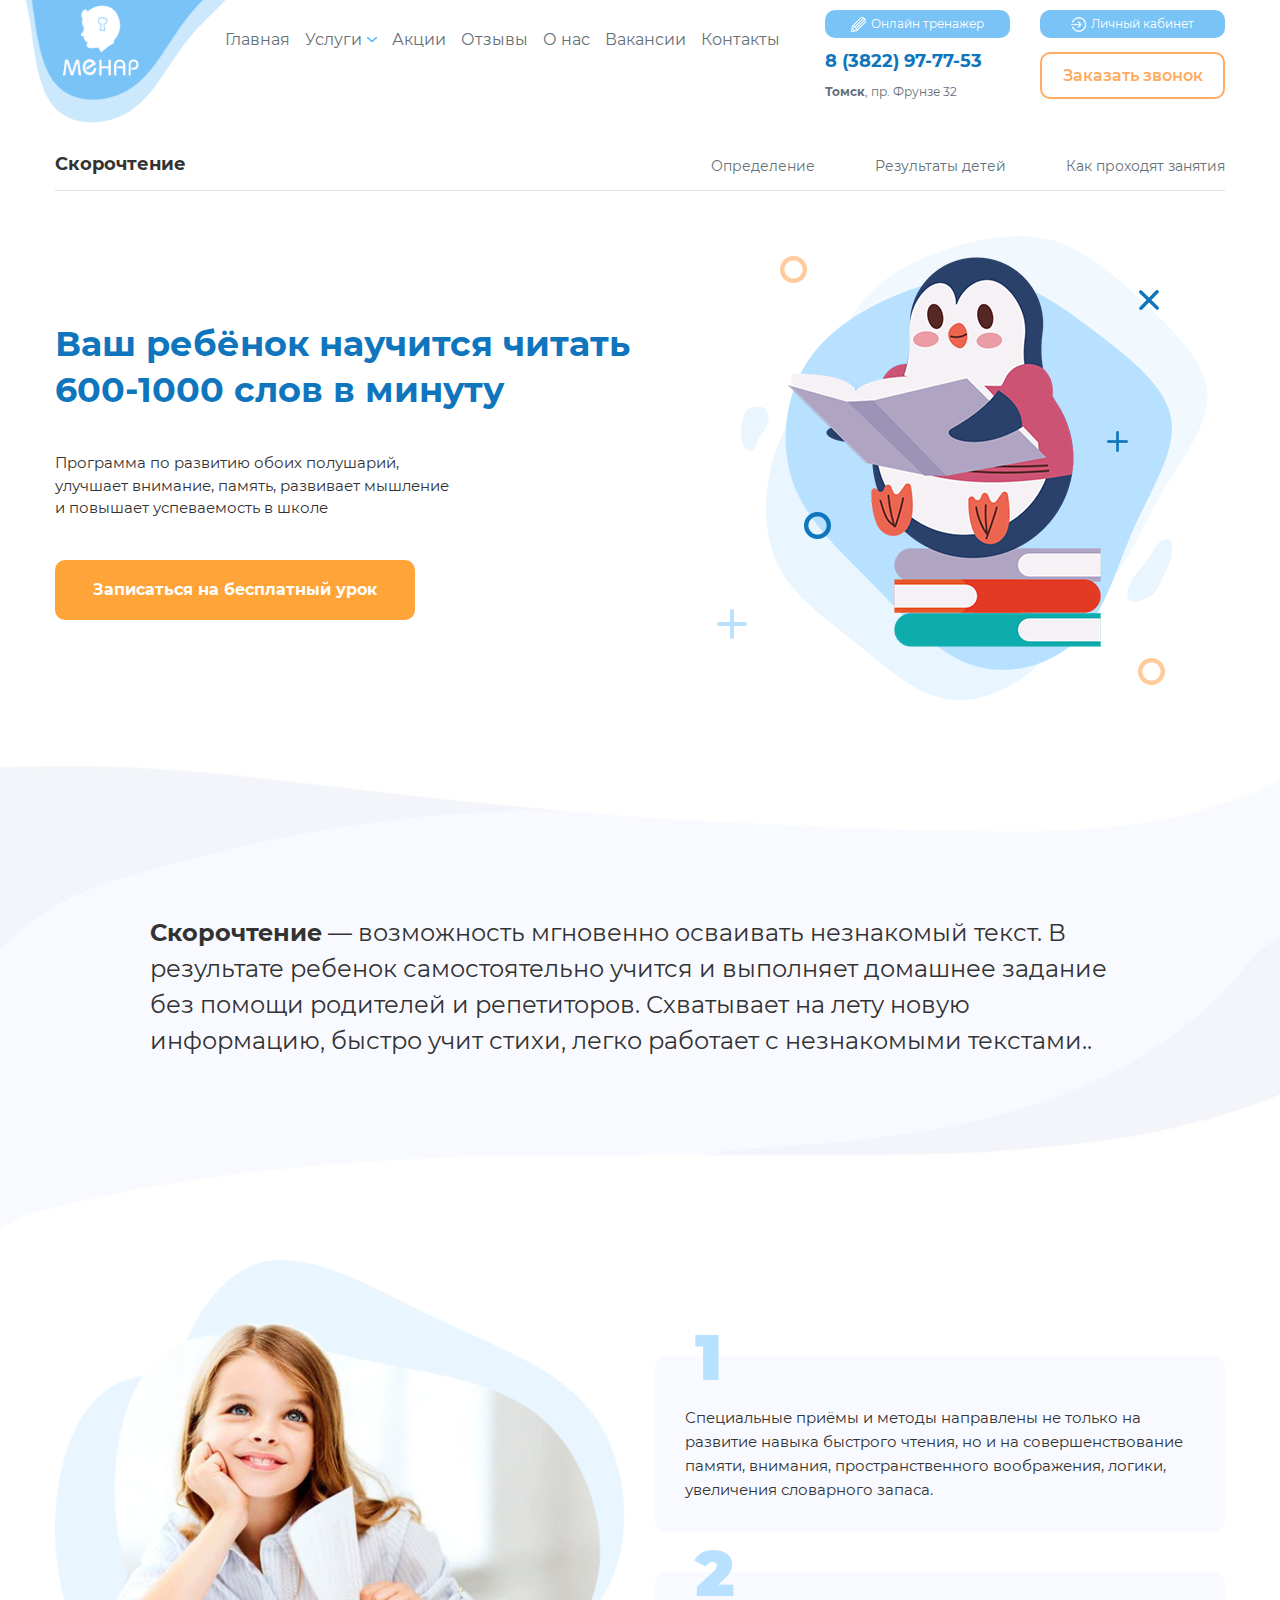
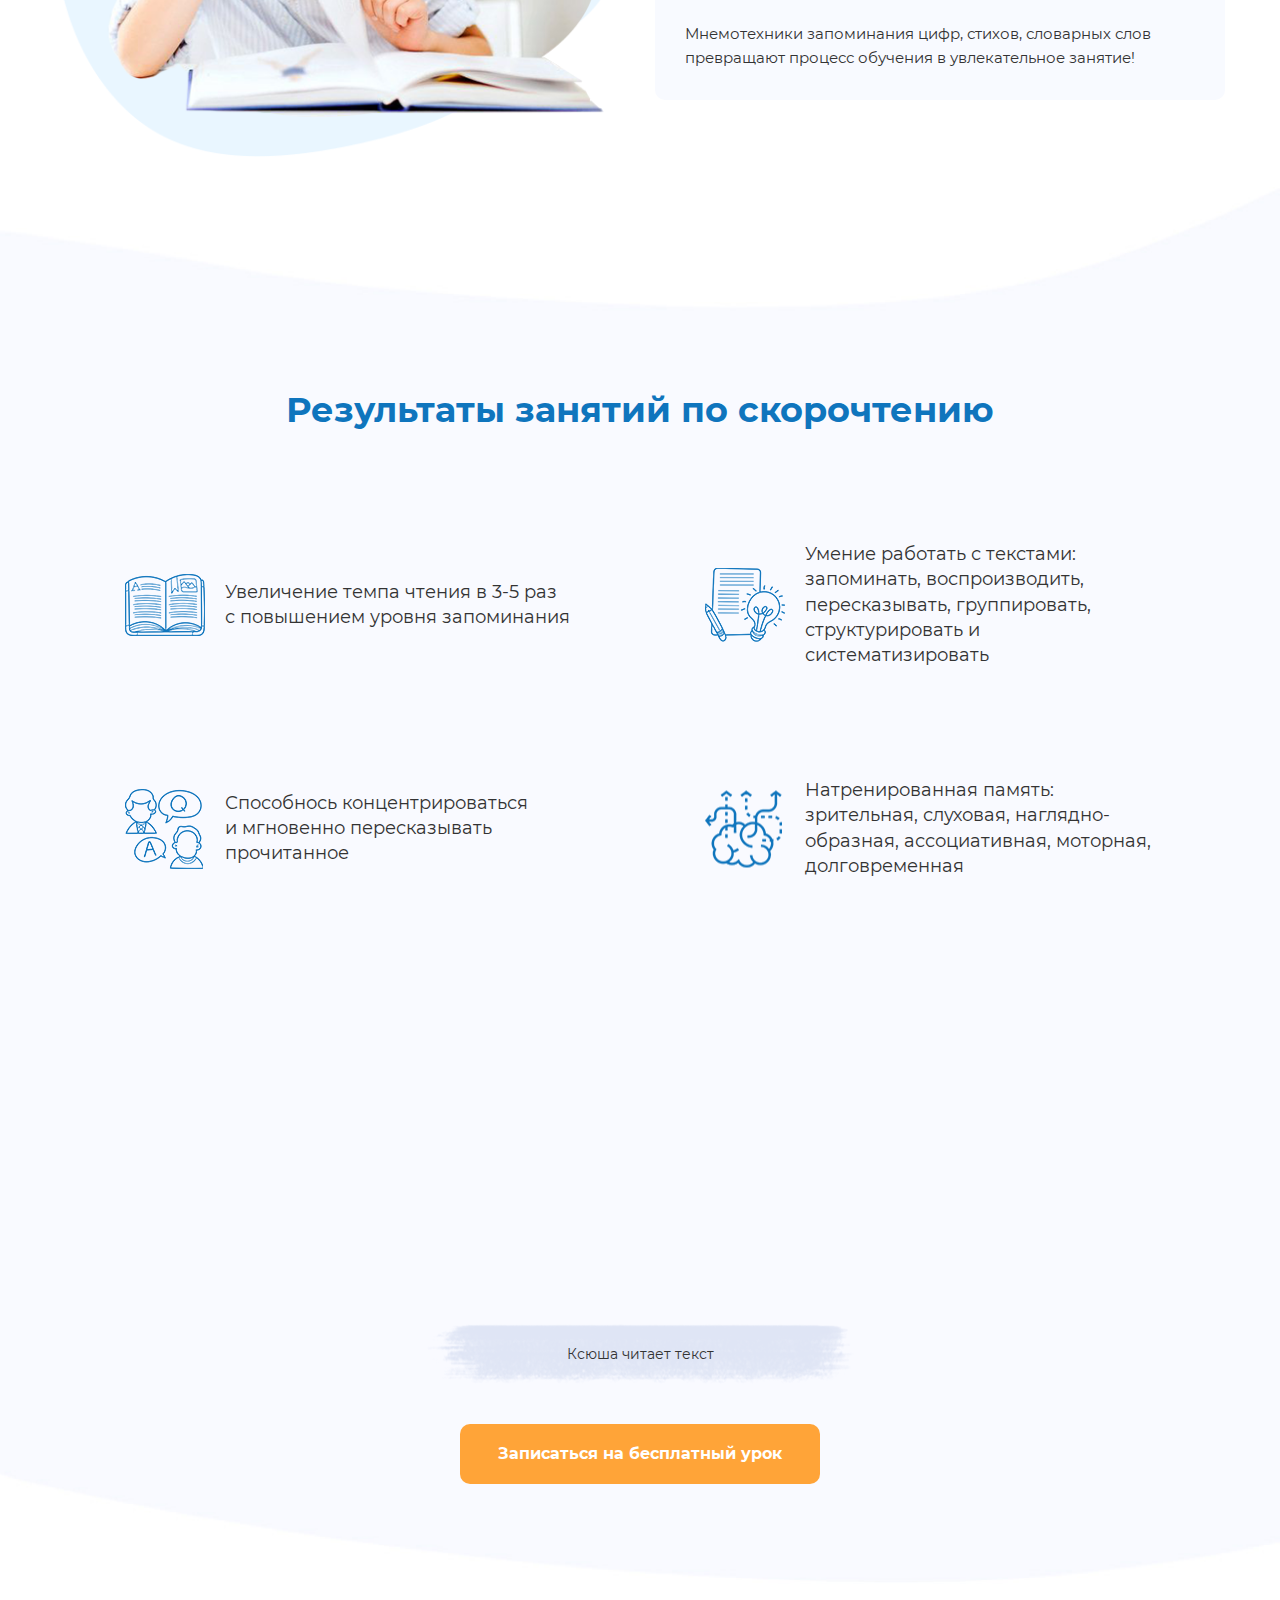
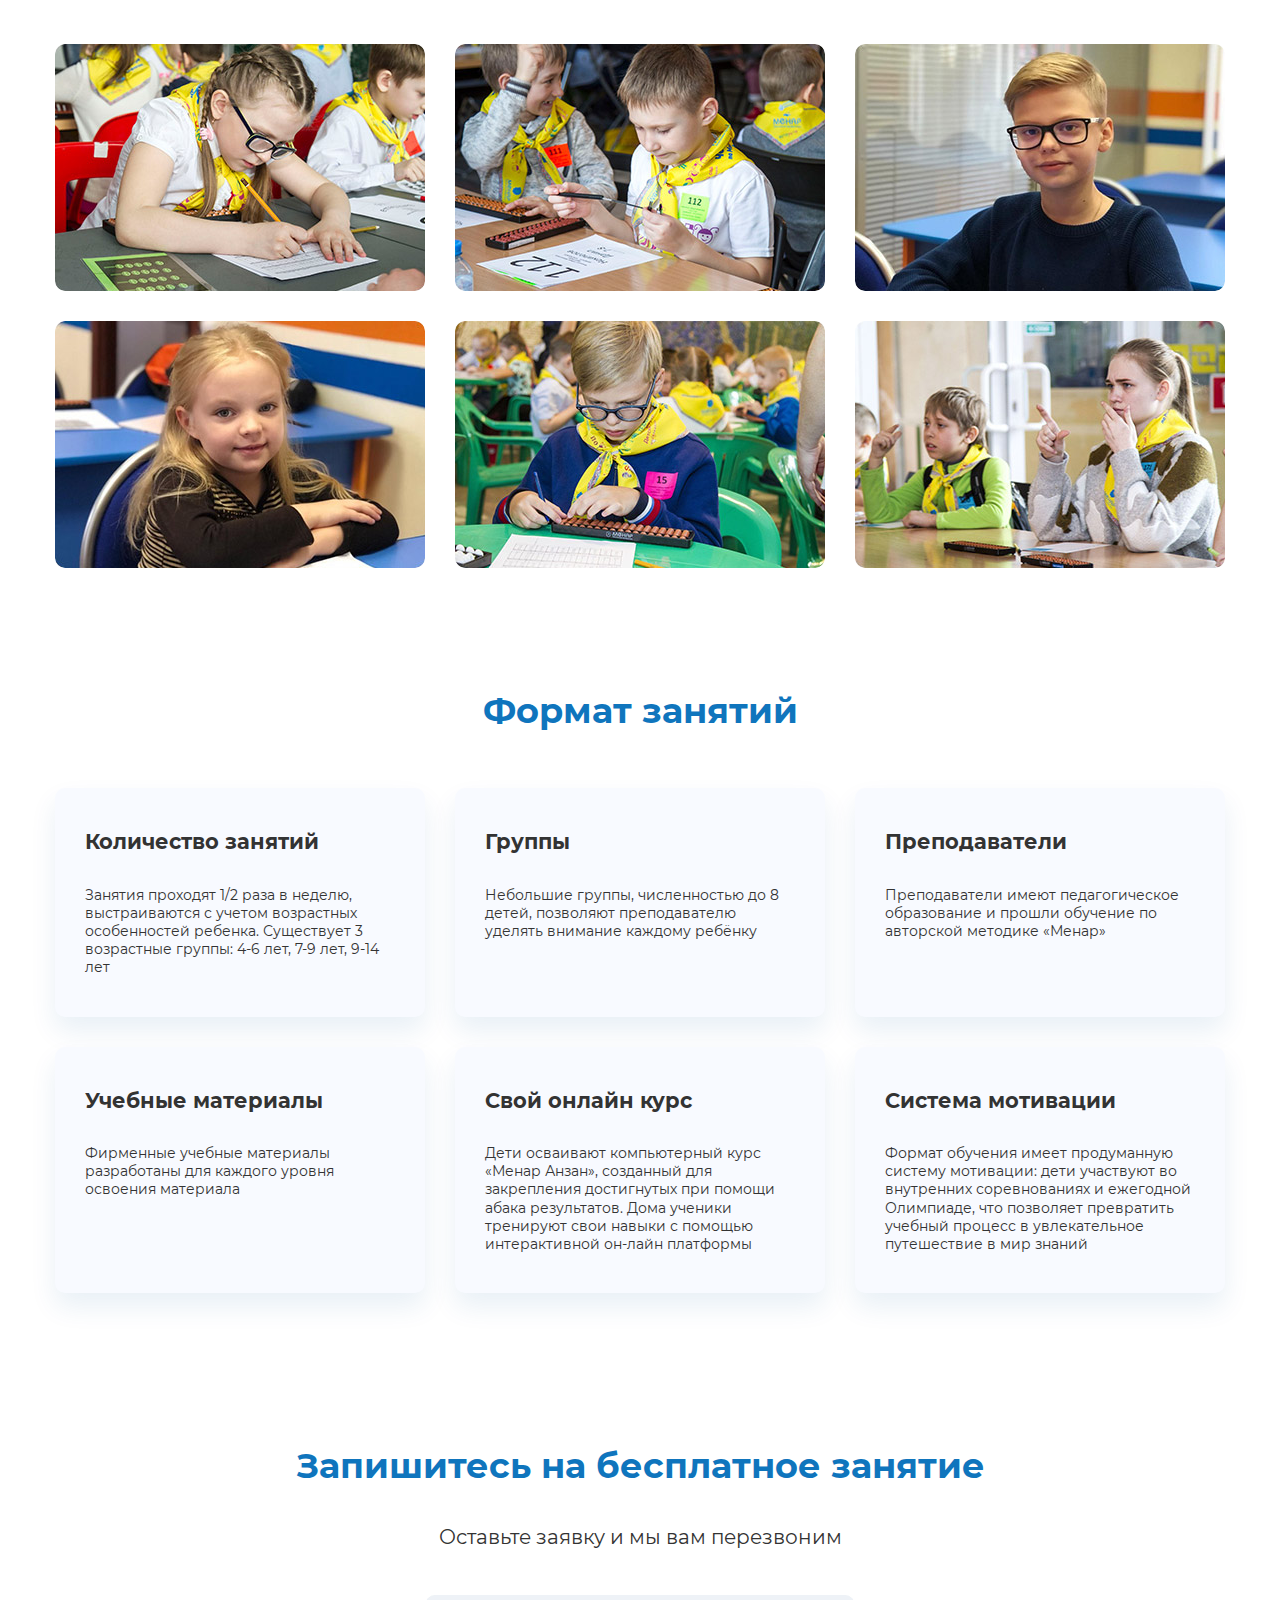
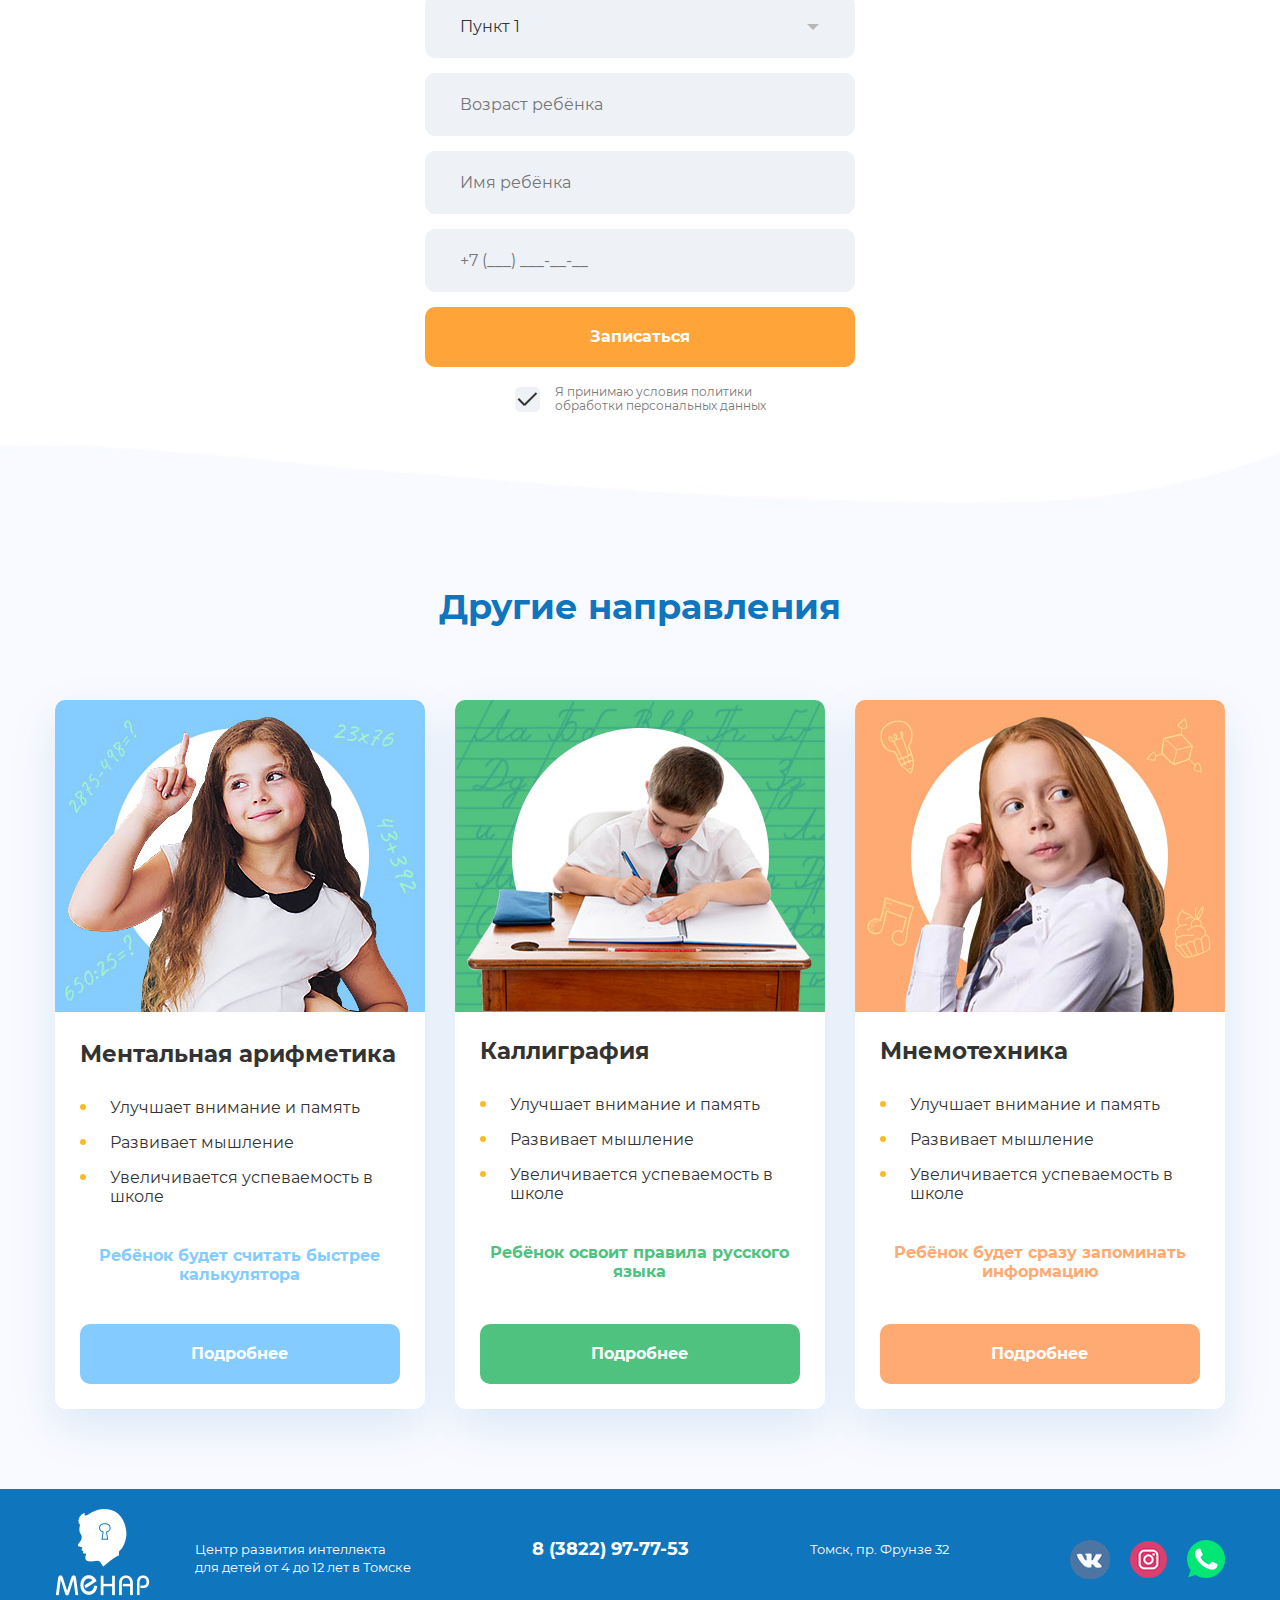
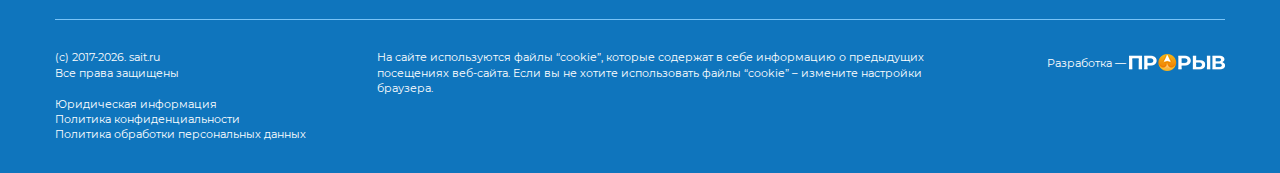
<file: speed-reading.html>
<!DOCTYPE html>
<html>
<head>
	<title></title>
	<meta name="keywords" content=''>
	<meta name="description" content=''>

	<meta name="format-detection" content="telephone=no">

	<meta http-equiv="Content-Type" content="text/html; charset=utf-8">
	<meta name="viewport" content="width=device-width,minimum-scale=1,maximum-scale=1">
	<link rel="stylesheet" href="css/reset.css" type="text/css">
	<link rel="stylesheet" href="css/jquery.fancybox.css" type="text/css">
	<link rel="stylesheet" href="css/slick.css" type="text/css">
	<link rel="stylesheet" href="css/twentytwenty.css" type="text/css"/>
	<link rel="stylesheet" href="css/chosen.min.css" type="text/css"/>
	<link rel="stylesheet" href="css/layout.css" type="text/css">
	<link rel="stylesheet" href="css/main.css" type="text/css">

</head>
<body>
	<div class="body-wrap">
		<div class="b header">
			<div class="container">
				<div class="header-wrap">
					<div class="header-burger">
						<div class="mobile-btn-wrap">
							<div class="mobile-btn">
								<div class="mobile-btn-el"></div>
							</div>
						</div>
					</div>
					<div class="header-logo">
						<a href="/"><img src="i/logo.png" alt=""></a>
					</div>
					<div class="header-contacts">
						<div class="header-contacts-item">
							<a href="#" class="small-btn"><span><img src="i/small-icon-1.png">Онлайн тренажер</span></a>
							<a href="#" class="small-btn"><span><img src="i/small-icon-2.png">Личный кабинет</span></a>
						</div>
						<div class="header-contacts-item mobile">
							<div class="header-info">
								<a href="tel:+73822977753" class="phone">8 (3822) 97-77-53</a>
								<div class="header-info-item"><b>Томск</b>, пр. Фрунзе 32</div>
							</div>
							<a href="#" class="header-btn">Заказать звонок</a>
						</div>
					</div>
					<div class="header-nav">
						<ul>
							<li><a href="/">Главная</a></li>
							<li class="li-drop"><a href="/">Услуги</a></li>
							<li><a href="/">Акции</a></li>
							<li><a href="/">Отзывы</a></li>
							<li><a href="/">О нас</a></li>
							<li><a href="/">Вакансии</a></li>
							<li><a href="/">Контакты</a></li>
						</ul>
					</div>
				</div>
			</div>
			<div class="mobile-menu">
				<div class="close-btn"></div>
				<div class="header-logo">
					<a href="/"><img src="i/logo.png" alt=""></a>
				</div>
				<ul class="nav">
					<li><a href="/">Главная</a></li>
					<li class="li-drop"><span>Услуги</span></li>
					<li><a href="/">Акции</a></li>
					<li><a href="/">Отзывы</a></li>
					<li><a href="/">О нас</a></li>
					<li><a href="/">Вакансии</a></li>
					<li><a href="/">Контакты</a></li>
				</ul>
				<div class="mobile-menu-info">
					<a href="#" class="small-btn"><span><img src="i/small-icon-1.png">Онлайн тренажер</span></a>
					<a href="#" class="small-btn"><span><img src="i/small-icon-2.png">Личный кабинет</span></a>
					<div class="header-info">
						<a href="tel:+73822977753" class="phone">8 (3822) 97-77-53</a>
						<div class="header-info-item"><b>Томск</b>, пр. Фрунзе 32</div>
					</div>
					<a href="#" class="header-btn">Заказать звонок</a>
				</div>
			</div>
		</div>

		<div class="b mental-face">
			<div class="container">
				<div class="mental-face-top">
					<h1 class="mental-face-top-left">Скорочтение</h1>
					<div class="mental-face-top-right">
						<a href="#mental-opr" class="scroll-btn">Определение</a>
						<a href="#result" class="scroll-btn">Результаты детей</a>
						<a href="#lessons" class="scroll-btn">Как проходят занятия</a>
					</div>
				</div>
				<div class="wrap">
					<div class="content">
						<h2 class="title">Ваш ребёнок научится читать 600-1000 слов в минуту</h2>
						<div class="text">
							<p>Программа по развитию обоих полушарий, улучшает внимание, память, развивает мышление и&nbsp;повышает успеваемость в школе</p>
						</div>
						<a href="#form-block" class="btn scroll-btn">Записаться на бесплатный урок</a>
					</div>
					<div class="image img-anim-wrap">
						<div class="img-anim">
							<img src="i/penguin.png" class="img-anim-bg">
							<img src="i/penguin-face.png" class="img-anim-face img-5">
							<img src="i/face-img-anim-1.png" class="img-anim-el el-peng-1 right-rotate">
							<img src="i/face-img-anim-1.png" class="img-anim-el el-peng-2">
							<img src="i/face-img-anim-1-2.png" class="img-anim-el el-peng-3">
							<img src="i/face-img-anim-5.png" class="img-anim-el el-peng-4 right-rotate">
							<img src="i/face-img-anim-4.png" class="img-anim-el el-peng-5">
							<img src="i/face-img-anim-3.png" class="img-anim-el el-peng-6 right-rotate">
						</div>
					</div>
				</div>
			</div>
		</div>

		<div class="b mental-opr" id="mental-opr">
			<div class="container">
				<div class="text">
					<p><b>Скорочтение</b> — возможность мгновенно осваивать незнакомый текст. В результате ребенок самостоятельно учится и выполняет домашнее задание без помощи родителей и репетиторов. Схватывает на лету новую информацию, быстро учит стихи, легко работает с незнакомыми текстами..</p>
				</div>
			</div>
		</div>

		<div class="b ekr">
			<div class="container">
				<div class="mental-preim">
					<div class="image"><img src="i/mental-preim-img-2.png"></div>
					<div class="items">
						<div class="item">
							<div class="number">1</div>
							<div class="text">
								<p>Специальные приёмы и методы направлены не только на развитие навыка быстрого чтения, но и на совершенствование памяти, внимания, пространственного воображения, логики, увеличения словарного запаса.</p>
							</div>
						</div>
						<div class="item">
							<div class="number">2</div>
							<div class="text">
								<p>Мнемотехники запоминания цифр, стихов, словарных слов превращают процесс обучения в увлекательное занятие!</p>
							</div>
						</div>
					</div>
				</div>
			</div>
		</div>

		<div class="b result-block" id="result">
			<div class="container">
				<h2 class="title">Результаты занятий по скорочтению</h2>
				<ul class="preim-list">
					<li>
						<img src="i/preim-i-9.png" alt="">
						<span>Увеличение темпа чтения в&nbsp;3-5&nbsp;раз с&nbsp;повышением уровня запоминания</span>
					</li>
					<li>
						<img src="i/preim-i-10.png" alt="">
						<span>Умение работать с текстами: запоминать, воспроизводить, пересказывать, группировать, структурировать и систематизировать</span>
					</li>
					<li>
						<img src="i/preim-i-11.png" alt="">
						<span>Способнось концентрироваться и&nbsp;мгновенно пересказывать прочитанное</span>
					</li>
					<li>
						<img src="i/preim-i-12.png" alt="">
						<span>Натренированная память: зрительная, слуховая, наглядно-образная, ассоциативная, моторная, долговременная</span>
					</li>
				</ul>
				<div class="b-video">
					<div class="video">
						<iframe src="https://www.youtube.com/embed/6xLsLPHumJ8" frameborder="0" allow="accelerometer; autoplay; encrypted-media; gyroscope; picture-in-picture" allowfullscreen></iframe>
					</div>
					<div class="name">Ксюша читает текст</div>
					<a href="#form-block" class="btn scroll-btn">Записаться на бесплатный урок</a>
				</div>
			</div>
		</div>

		<div class="b ekr">
			<div class="container">
				<ul class="gallery">
					<li><a href="i/gal-1.jpg" class="fancybox-gal" data-fancybox="gal"><img src="i/gal-1.jpg" alt=""></a></li>
					<li><a href="i/gal-2.jpg" class="fancybox-gal" data-fancybox="gal"><img src="i/gal-2.jpg" alt=""></a></li>
					<li><a href="i/gal-3.jpg" class="fancybox-gal" data-fancybox="gal"><img src="i/gal-3.jpg" alt=""></a></li>
					<li><a href="i/gal-4.jpg" class="fancybox-gal" data-fancybox="gal"><img src="i/gal-4.jpg" alt=""></a></li>
					<li><a href="i/gal-5.jpg" class="fancybox-gal" data-fancybox="gal"><img src="i/gal-5.jpg" alt=""></a></li>
					<li><a href="i/gal-6.jpg" class="fancybox-gal" data-fancybox="gal"><img src="i/gal-6.jpg" alt=""></a></li>
				</ul>
			</div>
		</div>

		<div class="b ekr-big" id="lessons">
			<div class="container">
				<h2 class="title">Формат занятий</h2>
				<ul class="descr-list">
					<li>
						<div class="name">Количество занятий</div>
						<div class="text">
							<p>Занятия проходят 1/2 раза в неделю, выстраиваются с учетом возрастных особенностей ребенка. Существует 3 возрастные группы: 4-6 лет, 7-9 лет, 9-14 лет</p>
						</div>
					</li>
					<li>
						<div class="name">Группы</div>
						<div class="text">
							<p>Небольшие группы, численностью до 8 детей, позволяют преподавателю уделять внимание каждому ребёнку</p>
						</div>
					</li>
					<li>
						<div class="name">Преподаватели</div>
						<div class="text">
							<p>Преподаватели имеют педагогическое образование и прошли обучение по авторской методике «Менар»</p>
						</div>
					</li>
					<li>
						<div class="name">Учебные материалы</div>
						<div class="text">
							<p>Фирменные учебные материалы разработаны для каждого уровня освоения материала</p>
						</div>
					</li>
					<li>
						<div class="name">Свой онлайн курс</div>
						<div class="text">
							<p>Дети осваивают компьютерный курс «Менар Анзан», созданный для закрепления достигнутых при помощи абака результатов. Дома ученики тренируют свои навыки с помощью интерактивной он-лайн платформы</p>
						</div>
					</li>
					<li>
						<div class="name">Система мотивации</div>
						<div class="text">
							<p>Формат обучения имеет продуманную систему мотивации: дети участвуют во внутренних соревнованиях и ежегодной Олимпиаде, что позволяет превратить учебный процесс в увлекательное путешествие в мир знаний</p>
						</div>
					</li>
				</ul>
			</div>
		</div>

		<div class="b ekr" id="form-block">
			<div class="container">
				<h2 class="title">Запишитесь на бесплатное занятие</h2>
				<div class="subtitle">Оставьте заявку и мы вам перезвоним</div>
				<div class="b-form">
					<form>
						<div class="b-select">
							<select>
								<option value="1">Пункт 1</option>
								<option value="2">Пункт 2</option>
							</select>
						</div>
						<div class="b-input">
							<input type="number" inputmode="numeric" placeholder="Возраст ребёнка">
						</div>
						<div class="b-input">
							<input type="text" placeholder="Имя ребёнка">
						</div>
						<div class="b-input">
							<input type="tel" placeholder="+7 (___) ___-__-__">
						</div>
						<button type="submit" class="btn">Записаться</button>
						<div class="policy-text"><div class="radio-btn active"></div>Я принимаю условия <a href="#" target="_blank">политики<br> обработки персональных данных</a></div>
					</form>
				</div>
			</div>
		</div>

		<div class="b other-cards">
			<div class="container">
				<h2 class="title">Другие направления</h2>
				<div class="cards">
					<div class="card card-blue">
						<div class="image"><img src="i/card-1-2.jpg" alt=""></div>
						<div class="content">
							<div class="name">Ментальная арифметика</div>
							<div class="text">
								<ul>
									<li>Улучшает внимание и память</li>
									<li>Развивает мышление</li>
									<li>Увеличивается успеваемость в школе</li>
								</ul>
							</div>
							<div class="result">Ребёнок будет считать быстрее калькулятора</div>
							<a href="#" class="btn">Подробнее</a>
						</div>
					</div>
					<div class="card card-green">
						<div class="image"><img src="i/card-3-2.jpg" alt=""></div>
						<div class="content">
							<div class="name">Каллиграфия</div>
							<div class="text">
								<ul>
									<li>Улучшает внимание и память</li>
									<li>Развивает мышление</li>
									<li>Увеличивается успеваемость в школе</li>
								</ul>
							</div>
							<div class="result">Ребёнок освоит правила русского языка</div>
							<a href="#" class="btn">Подробнее</a>
						</div>
					</div>
					<div class="card card-orange">
						<div class="image"><img src="i/card-4-2.jpg" alt=""></div>
						<div class="content">
							<div class="name">Мнемотехника</div>
							<div class="text">
								<ul>
									<li>Улучшает внимание и память</li>
									<li>Развивает мышление</li>
									<li>Увеличивается успеваемость в школе</li>
								</ul>
							</div>
							<div class="result">Ребёнок будет сразу запоминать информацию</div>
							<a href="#" class="btn">Подробнее</a>
						</div>
					</div>
				</div>
			</div>
		</div>

		<div class="b footer">
			<div class="container">
				<div class="footer-top">
					<div class="footer-logo">
						<a href="/"><img src="i/logo-2.png"></a>
					</div>
					<div class="footer-top-wrap">
						<div class="footer-logo-text">Центр развития интеллекта<br> для детей от 4 до 12 лет в Томске</div>
						<a href="tel:+73822977753" class="phone">8 (3822) 97-77-53</a>
						<div class="footer-addres">Томск, пр. Фрунзе 32</div>
						<ul class="social">
							<li><a href="#" target="_blank"><img src="i/vk-icon.png"></a></li>
							<li><a href="#" target="_blank"><img src="i/inst-icon.png"></a></li>
							<li><a href="#" target="_blank"><img src="i/wa-icon.png"></a></li>
						</ul>
					</div>
				</div>
				<div class="footer-bot">
					<div class="footer-info">
						<p>(с) 2017-<span id="footer-year"></span>. sait.ru<br> Все права защищены</p>
						<br>
						<p>
							<a href="#" target="_blank">Юридическая информация</a><br>
							<a href="#" target="_blank">Политика конфиденциальности</a><br>
							<a href="#" target="_blank">Политика обработки персональных данных</a>
						</p>
					</div>
					<div class="footer-cookie">
						<p>На сайте используются <a href="#" target="_blank">файлы “cookie”</a>, которые содержат в себе информацию о предыдущих посещениях веб-сайта. Если вы не хотите использовать <a href="#" target="_blank">файлы “cookie”</a> – измените настройки браузера.</p>
					</div>
					<div class="footer-dev">
						<a href="https://atkgroup.pro" target="_blank">
							<span>Разработка  —</span>
							<img src="i/logo-dev.png">
						</a>
					</div>
				</div>
			</div>
		</div>

		<div style="display:none;">
		</div>
	</div>

	<script type="text/javascript" src="js/jquery-2.1.1.min.js"></script>
	<script type="text/javascript" src="js/jquery.fancybox.js"></script>
	<script type="text/javascript" src="js/jquery.inputmask.bundle.js"></script>
	<script src="js/jquery.event.move.js" type="text/javascript"></script>
	<script src="js/jquery.twentytwenty.js" type="text/javascript"></script>
	<script type="text/javascript" src="js/chosen.jquery.min.js"></script>
	<script type="text/javascript" src="js/slick.js"></script>
	<script type="text/javascript" src="js/main.js"></script>
</body>
</html>
</file>
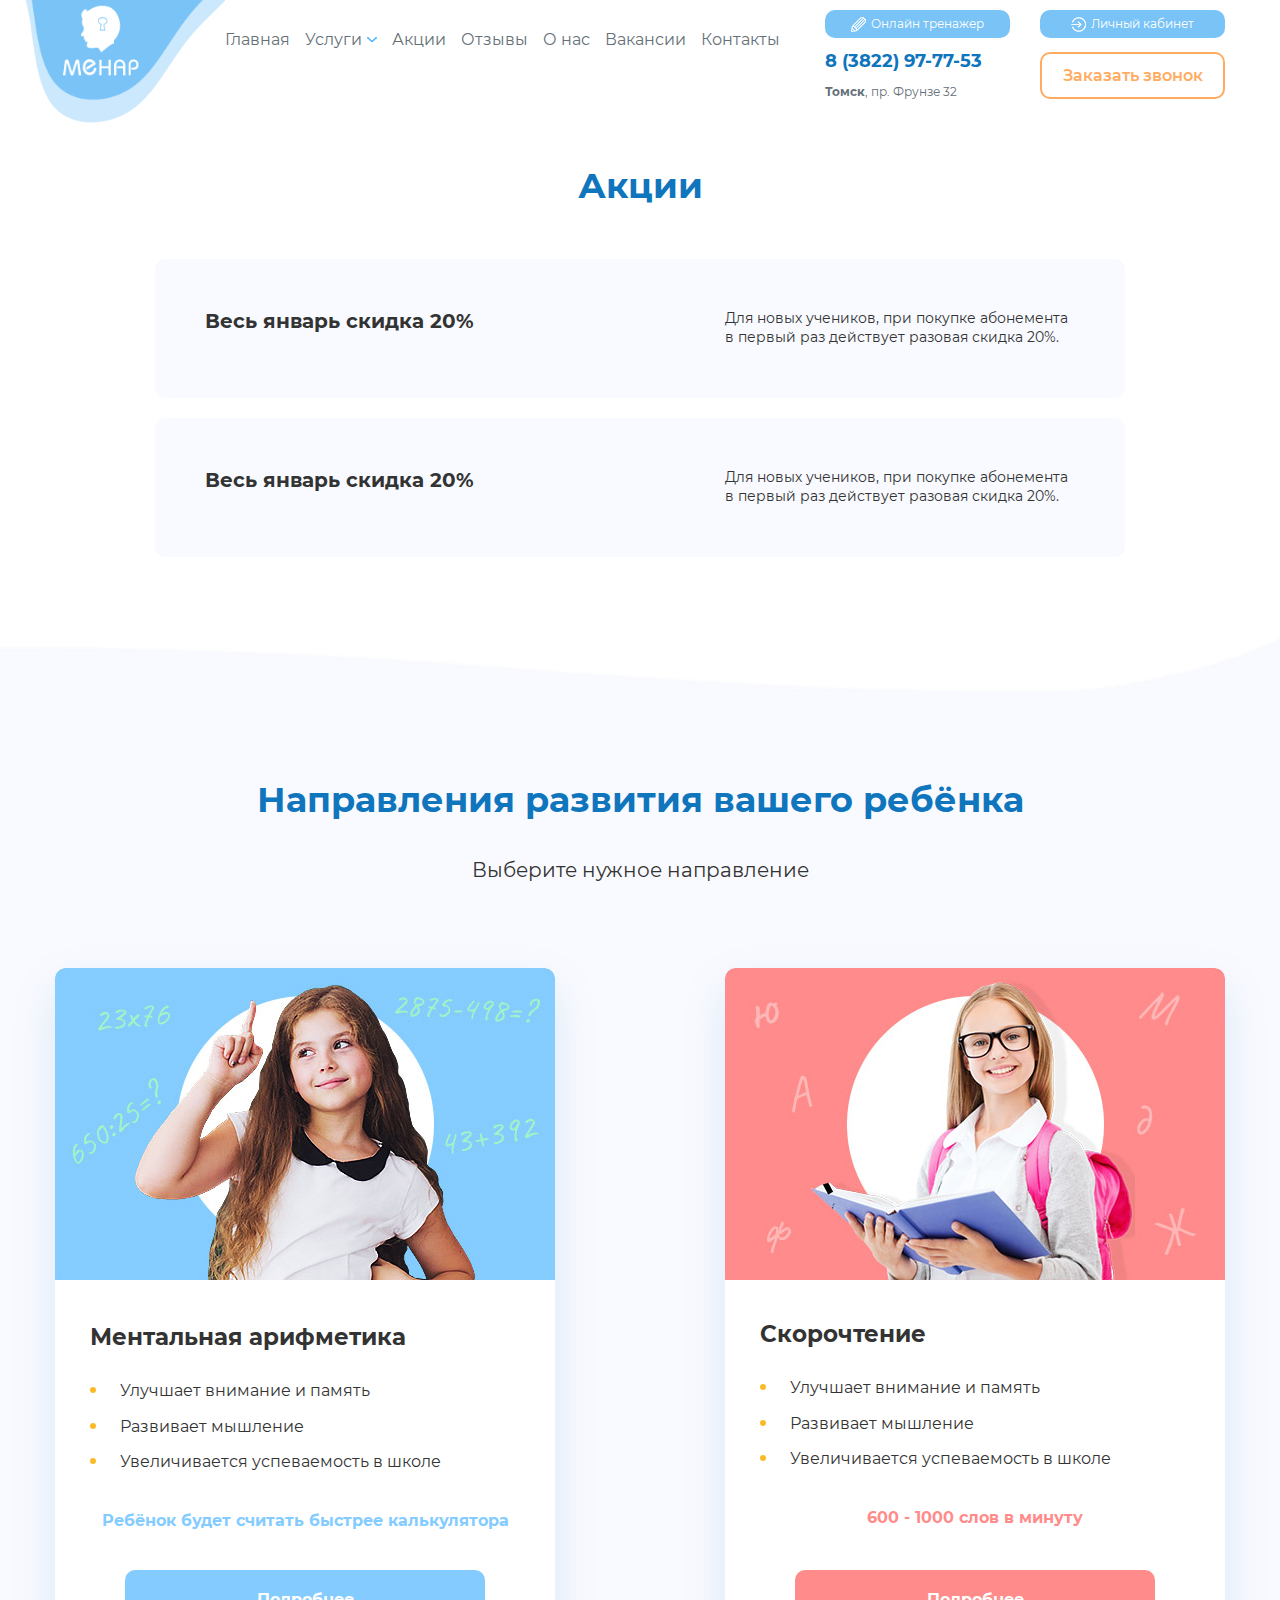
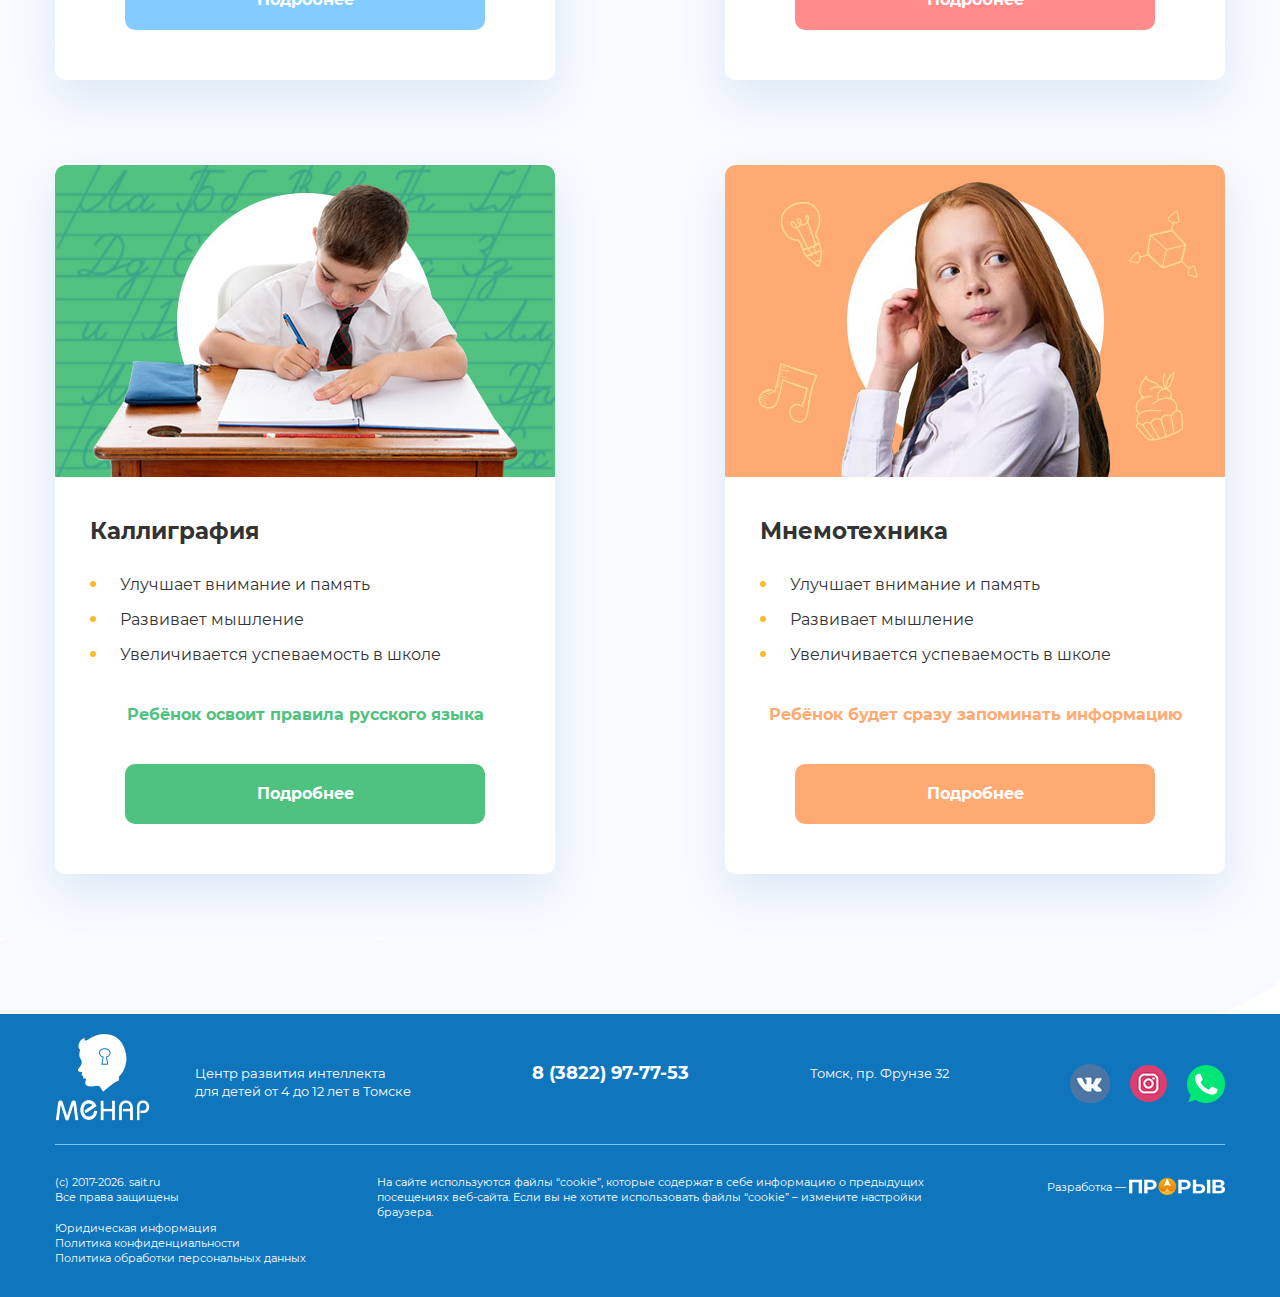
<file: stocks.html>
<!DOCTYPE html>
<html>
<head>
	<title></title>
	<meta name="keywords" content=''>
	<meta name="description" content=''>

	<meta name="format-detection" content="telephone=no">

	<meta http-equiv="Content-Type" content="text/html; charset=utf-8">
	<meta name="viewport" content="width=device-width,minimum-scale=1,maximum-scale=1">
	<link rel="stylesheet" href="css/reset.css" type="text/css">
	<link rel="stylesheet" href="css/jquery.fancybox.css" type="text/css">
	<link rel="stylesheet" href="css/slick.css" type="text/css">
	<link rel="stylesheet" href="css/twentytwenty.css" type="text/css"/>
	<link rel="stylesheet" href="css/chosen.min.css" type="text/css"/>
	<link rel="stylesheet" href="css/layout.css" type="text/css">
	<link rel="stylesheet" href="css/main.css" type="text/css">

</head>
<body>
	<div class="body-wrap">
		<div class="b header">
			<div class="container">
				<div class="header-wrap">
					<div class="header-burger">
						<div class="mobile-btn-wrap">
							<div class="mobile-btn">
								<div class="mobile-btn-el"></div>
							</div>
						</div>
					</div>
					<div class="header-logo">
						<a href="/"><img src="i/logo.png" alt=""></a>
					</div>
					<div class="header-contacts">
						<div class="header-contacts-item">
							<a href="#" class="small-btn"><span><img src="i/small-icon-1.png">Онлайн тренажер</span></a>
							<a href="#" class="small-btn"><span><img src="i/small-icon-2.png">Личный кабинет</span></a>
						</div>
						<div class="header-contacts-item mobile">
							<div class="header-info">
								<a href="tel:+73822977753" class="phone">8 (3822) 97-77-53</a>
								<div class="header-info-item"><b>Томск</b>, пр. Фрунзе 32</div>
							</div>
							<a href="#" class="header-btn">Заказать звонок</a>
						</div>
					</div>
					<div class="header-nav">
						<ul>
							<li><a href="/">Главная</a></li>
							<li class="li-drop"><a href="/">Услуги</a></li>
							<li><a href="/">Акции</a></li>
							<li><a href="/">Отзывы</a></li>
							<li><a href="/">О нас</a></li>
							<li><a href="/">Вакансии</a></li>
							<li><a href="/">Контакты</a></li>
						</ul>
					</div>
				</div>
			</div>
			<div class="mobile-menu">
				<div class="close-btn"></div>
				<div class="header-logo">
					<a href="/"><img src="i/logo.png" alt=""></a>
				</div>
				<ul class="nav">
					<li><a href="/">Главная</a></li>
					<li class="li-drop"><span>Услуги</span></li>
					<li><a href="/">Акции</a></li>
					<li><a href="/">Отзывы</a></li>
					<li><a href="/">О нас</a></li>
					<li><a href="/">Вакансии</a></li>
					<li><a href="/">Контакты</a></li>
				</ul>
				<div class="mobile-menu-info">
					<a href="#" class="small-btn"><span><img src="i/small-icon-1.png">Онлайн тренажер</span></a>
					<a href="#" class="small-btn"><span><img src="i/small-icon-2.png">Личный кабинет</span></a>
					<div class="header-info">
						<a href="tel:+73822977753" class="phone">8 (3822) 97-77-53</a>
						<div class="header-info-item"><b>Томск</b>, пр. Фрунзе 32</div>
					</div>
					<a href="#" class="header-btn">Заказать звонок</a>
				</div>
			</div>
		</div>

		<div class="b stocks-block">
			<div class="container">
				<h2 class="title">Акции</h2>
				<ul class="stocks">
					<li>
						<div class="name">Весь январь скидка 20%</div>
						<div class="text">Для новых учеников, при покупке абонемента в&nbsp;первый&nbsp;раз действует разовая скидка 20%.</div>
					</li>
					<li>
						<div class="name">Весь январь скидка 20%</div>
						<div class="text">Для новых учеников, при покупке абонемента в&nbsp;первый&nbsp;раз действует разовая скидка 20%.</div>
					</li>
				</ul>
			</div>
		</div>

		<div class="b card-block-3">
			<div class="container">
				<h2 class="title">Направления развития вашего ребёнка </h2>
				<div class="subtitle">Выберите нужное направление</div>
				<div class="cards">
					<div class="card card-blue">
						<div class="image"><img src="i/card-1.jpg" alt=""></div>
						<div class="content">
							<div class="name">Ментальная арифметика</div>
							<div class="text">
								<ul>
									<li>Улучшает внимание и память</li>
									<li>Развивает мышление</li>
									<li>Увеличивается успеваемость в школе</li>
								</ul>
							</div>
							<div class="result">Ребёнок будет считать быстрее калькулятора</div>
							<a href="#" class="btn">Подробнее</a>
						</div>
					</div>
					<div class="card card-purple">
						<div class="image"><img src="i/card-2.jpg" alt=""></div>
						<div class="content">
							<div class="name">Скорочтение</div>
							<div class="text">
								<ul>
									<li>Улучшает внимание и память</li>
									<li>Развивает мышление</li>
									<li>Увеличивается успеваемость в школе</li>
								</ul>
							</div>
							<div class="result">600 - 1000 слов в минуту</div>
							<a href="#" class="btn">Подробнее</a>
						</div>
					</div>
					<div class="card card-green">
						<div class="image"><img src="i/card-3.jpg" alt=""></div>
						<div class="content">
							<div class="name">Каллиграфия</div>
							<div class="text">
								<ul>
									<li>Улучшает внимание и память</li>
									<li>Развивает мышление</li>
									<li>Увеличивается успеваемость в школе</li>
								</ul>
							</div>
							<div class="result">Ребёнок освоит правила русского языка</div>
							<a href="#" class="btn">Подробнее</a>
						</div>
					</div>
					<div class="card card-orange">
						<div class="image"><img src="i/card-4.jpg" alt=""></div>
						<div class="content">
							<div class="name">Мнемотехника</div>
							<div class="text">
								<ul>
									<li>Улучшает внимание и память</li>
									<li>Развивает мышление</li>
									<li>Увеличивается успеваемость в школе</li>
								</ul>
							</div>
							<div class="result">Ребёнок будет сразу запоминать информацию</div>
							<a href="#" class="btn">Подробнее</a>
						</div>
					</div>
				</div>
			</div>
		</div>

		<div class="b footer">
			<div class="container">
				<div class="footer-top">
					<div class="footer-logo">
						<a href="/"><img src="i/logo-2.png"></a>
					</div>
					<div class="footer-top-wrap">
						<div class="footer-logo-text">Центр развития интеллекта<br> для детей от 4 до 12 лет в Томске</div>
						<a href="tel:+73822977753" class="phone">8 (3822) 97-77-53</a>
						<div class="footer-addres">Томск, пр. Фрунзе 32</div>
						<ul class="social">
							<li><a href="#" target="_blank"><img src="i/vk-icon.png"></a></li>
							<li><a href="#" target="_blank"><img src="i/inst-icon.png"></a></li>
							<li><a href="#" target="_blank"><img src="i/wa-icon.png"></a></li>
						</ul>
					</div>
				</div>
				<div class="footer-bot">
					<div class="footer-info">
						<p>(с) 2017-<span id="footer-year"></span>. sait.ru<br> Все права защищены</p>
						<br>
						<p>
							<a href="#" target="_blank">Юридическая информация</a><br>
							<a href="#" target="_blank">Политика конфиденциальности</a><br>
							<a href="#" target="_blank">Политика обработки персональных данных</a>
						</p>
					</div>
					<div class="footer-cookie">
						<p>На сайте используются <a href="#" target="_blank">файлы “cookie”</a>, которые содержат в себе информацию о предыдущих посещениях веб-сайта. Если вы не хотите использовать <a href="#" target="_blank">файлы “cookie”</a> – измените настройки браузера.</p>
					</div>
					<div class="footer-dev">
						<a href="https://atkgroup.pro" target="_blank">
							<span>Разработка  —</span>
							<img src="i/logo-dev.png">
						</a>
					</div>
				</div>
			</div>
		</div>

		<div style="display:none;">
		</div>
	</div>

	<script type="text/javascript" src="js/jquery-2.1.1.min.js"></script>
	<script type="text/javascript" src="js/jquery.fancybox.js"></script>
	<script type="text/javascript" src="js/jquery.inputmask.bundle.js"></script>
	<script src="js/jquery.event.move.js" type="text/javascript"></script>
	<script src="js/jquery.twentytwenty.js" type="text/javascript"></script>
	<script type="text/javascript" src="js/chosen.jquery.min.js"></script>
	<script type="text/javascript" src="js/slick.js"></script>
	<script type="text/javascript" src="js/main.js"></script>
</body>
</html>
</file>
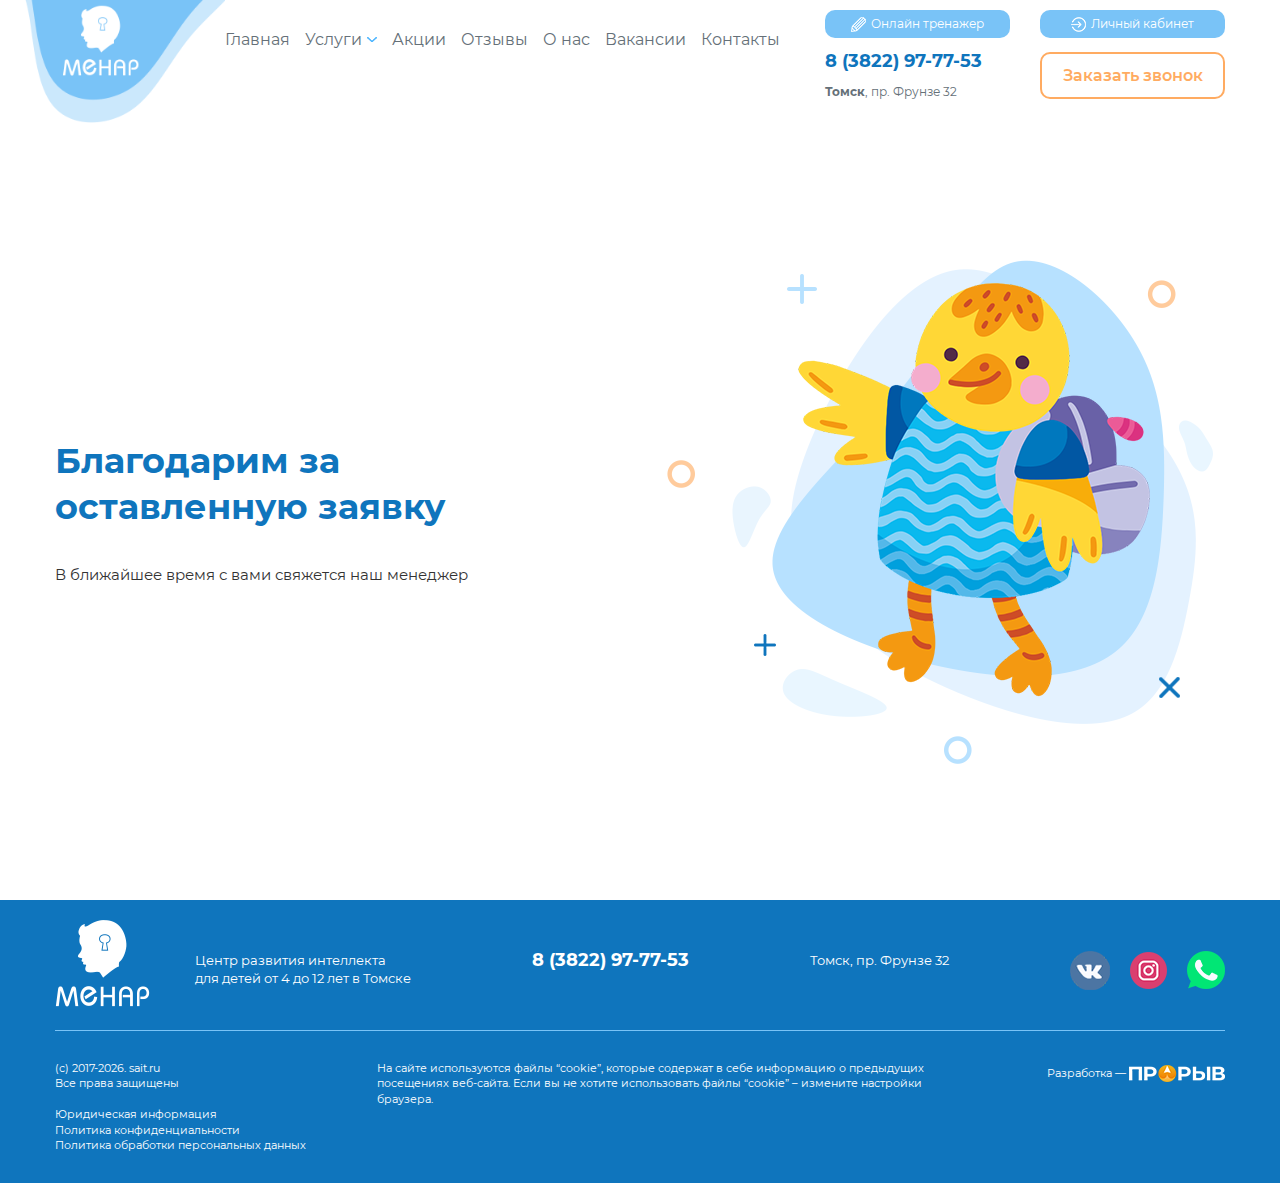
<file: thank.html>
<!DOCTYPE html>
<html>
<head>
	<title></title>
	<meta name="keywords" content=''>
	<meta name="description" content=''>

	<meta name="format-detection" content="telephone=no">

	<meta http-equiv="Content-Type" content="text/html; charset=utf-8">
	<meta name="viewport" content="width=device-width,minimum-scale=1,maximum-scale=1">
	<link rel="stylesheet" href="css/reset.css" type="text/css">
	<link rel="stylesheet" href="css/jquery.fancybox.css" type="text/css">
	<link rel="stylesheet" href="css/slick.css" type="text/css">
	<link rel="stylesheet" href="css/twentytwenty.css" type="text/css"/>
	<link rel="stylesheet" href="css/chosen.min.css" type="text/css"/>
	<link rel="stylesheet" href="css/layout.css" type="text/css">
	<link rel="stylesheet" href="css/main.css" type="text/css">

</head>
<body>
	<div class="body-wrap">
		<div class="b header">
			<div class="container">
				<div class="header-wrap">
					<div class="header-burger">
						<div class="mobile-btn-wrap">
							<div class="mobile-btn">
								<div class="mobile-btn-el"></div>
							</div>
						</div>
					</div>
					<div class="header-logo">
						<a href="/"><img src="i/logo.png" alt=""></a>
					</div>
					<div class="header-contacts">
						<div class="header-contacts-item">
							<a href="#" class="small-btn"><span><img src="i/small-icon-1.png">Онлайн тренажер</span></a>
							<a href="#" class="small-btn"><span><img src="i/small-icon-2.png">Личный кабинет</span></a>
						</div>
						<div class="header-contacts-item mobile">
							<div class="header-info">
								<a href="tel:+73822977753" class="phone">8 (3822) 97-77-53</a>
								<div class="header-info-item"><b>Томск</b>, пр. Фрунзе 32</div>
							</div>
							<a href="#" class="header-btn">Заказать звонок</a>
						</div>
					</div>
					<div class="header-nav">
						<ul>
							<li><a href="/">Главная</a></li>
							<li class="li-drop"><a href="/">Услуги</a></li>
							<li><a href="/">Акции</a></li>
							<li><a href="/">Отзывы</a></li>
							<li><a href="/">О нас</a></li>
							<li><a href="/">Вакансии</a></li>
							<li><a href="/">Контакты</a></li>
						</ul>
					</div>
				</div>
			</div>
			<div class="mobile-menu">
				<div class="close-btn"></div>
				<div class="header-logo">
					<a href="/"><img src="i/logo.png" alt=""></a>
				</div>
				<ul class="nav">
					<li><a href="/">Главная</a></li>
					<li class="li-drop"><span>Услуги</span></li>
					<li><a href="/">Акции</a></li>
					<li><a href="/">Отзывы</a></li>
					<li><a href="/">О нас</a></li>
					<li><a href="/">Вакансии</a></li>
					<li><a href="/">Контакты</a></li>
				</ul>
				<div class="mobile-menu-info">
					<a href="#" class="small-btn"><span><img src="i/small-icon-1.png">Онлайн тренажер</span></a>
					<a href="#" class="small-btn"><span><img src="i/small-icon-2.png">Личный кабинет</span></a>
					<div class="header-info">
						<a href="tel:+73822977753" class="phone">8 (3822) 97-77-53</a>
						<div class="header-info-item"><b>Томск</b>, пр. Фрунзе 32</div>
					</div>
					<a href="#" class="header-btn">Заказать звонок</a>
				</div>
			</div>
		</div>

		<div class="b ekr">
			<div class="container">
				<div class="thank-wrap">
					<div class="content">
						<h2 class="title">Благодарим за оставленную заявку</h2>
						<div class="text">В ближайшее время с вами свяжется наш менеджер</div>
					</div>
					<div class="image">
						<img src="i/chicken.png" alt="">
					</div>
				</div>
			</div>
		</div>

		<div class="b footer">
			<div class="container">
				<div class="footer-top">
					<div class="footer-logo">
						<a href="/"><img src="i/logo-2.png"></a>
					</div>
					<div class="footer-top-wrap">
						<div class="footer-logo-text">Центр развития интеллекта<br> для детей от 4 до 12 лет в Томске</div>
						<a href="tel:+73822977753" class="phone">8 (3822) 97-77-53</a>
						<div class="footer-addres">Томск, пр. Фрунзе 32</div>
						<ul class="social">
							<li><a href="#" target="_blank"><img src="i/vk-icon.png"></a></li>
							<li><a href="#" target="_blank"><img src="i/inst-icon.png"></a></li>
							<li><a href="#" target="_blank"><img src="i/wa-icon.png"></a></li>
						</ul>
					</div>
				</div>
				<div class="footer-bot">
					<div class="footer-info">
						<p>(с) 2017-<span id="footer-year"></span>. sait.ru<br> Все права защищены</p>
						<br>
						<p>
							<a href="#" target="_blank">Юридическая информация</a><br>
							<a href="#" target="_blank">Политика конфиденциальности</a><br>
							<a href="#" target="_blank">Политика обработки персональных данных</a>
						</p>
					</div>
					<div class="footer-cookie">
						<p>На сайте используются <a href="#" target="_blank">файлы “cookie”</a>, которые содержат в себе информацию о предыдущих посещениях веб-сайта. Если вы не хотите использовать <a href="#" target="_blank">файлы “cookie”</a> – измените настройки браузера.</p>
					</div>
					<div class="footer-dev">
						<a href="https://atkgroup.pro" target="_blank">
							<span>Разработка  —</span>
							<img src="i/logo-dev.png">
						</a>
					</div>
				</div>
			</div>
		</div>

		<div style="display:none;">
		</div>
	</div>

	<script type="text/javascript" src="js/jquery-2.1.1.min.js"></script>
	<script type="text/javascript" src="js/jquery.fancybox.js"></script>
	<script type="text/javascript" src="js/jquery.inputmask.bundle.js"></script>
	<script src="js/jquery.event.move.js" type="text/javascript"></script>
	<script src="js/jquery.twentytwenty.js" type="text/javascript"></script>
	<script type="text/javascript" src="js/chosen.jquery.min.js"></script>
	<script type="text/javascript" src="js/slick.js"></script>
	<script type="text/javascript" src="js/main.js"></script>
</body>
</html>
</file>
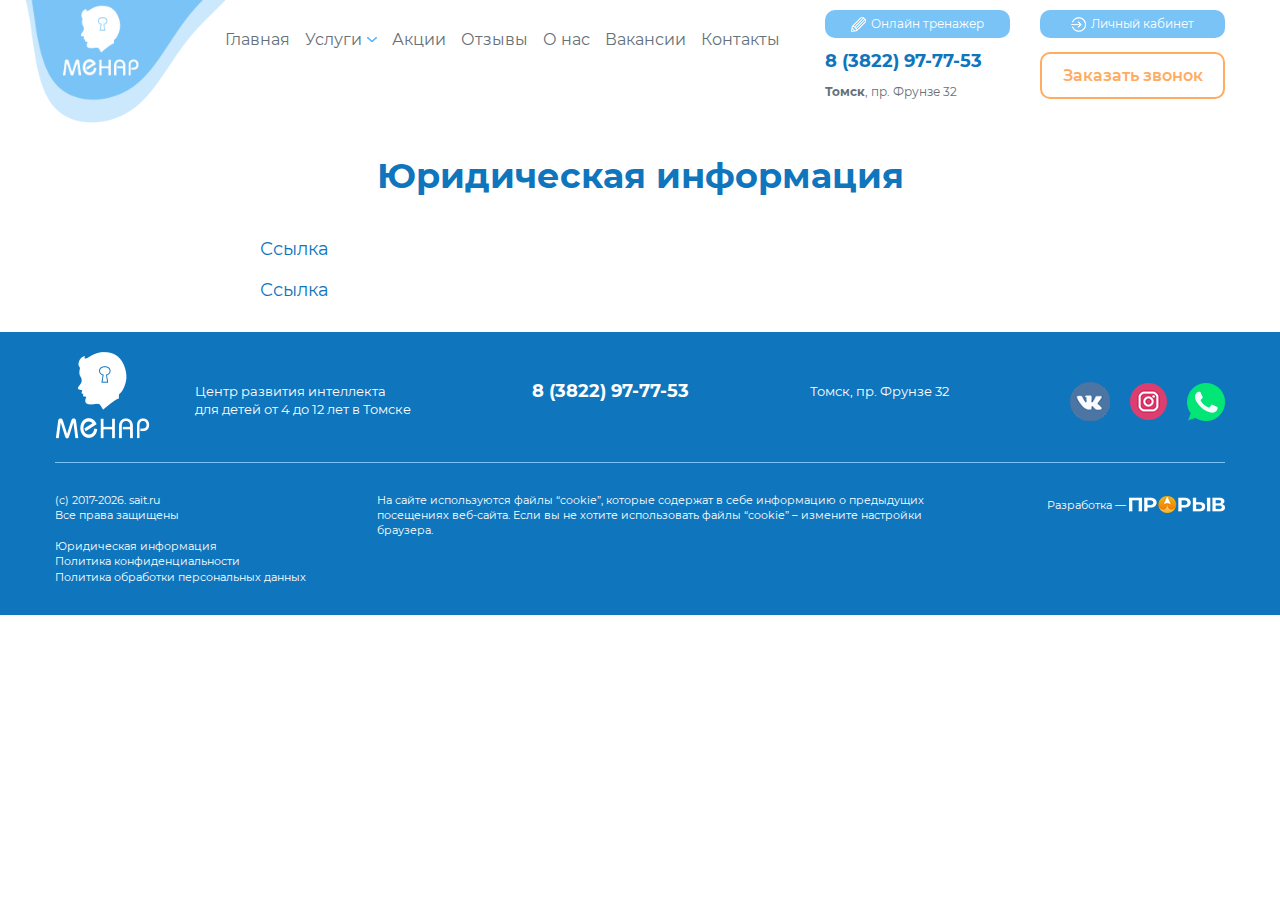
<file: ur-info.html>
<!DOCTYPE html>
<html>
<head>
	<title></title>
	<meta name="keywords" content=''>
	<meta name="description" content=''>

	<meta name="format-detection" content="telephone=no">

	<meta http-equiv="Content-Type" content="text/html; charset=utf-8">
	<meta name="viewport" content="width=device-width,minimum-scale=1,maximum-scale=1">
	<link rel="stylesheet" href="css/reset.css" type="text/css">
	<link rel="stylesheet" href="css/jquery.fancybox.css" type="text/css">
	<link rel="stylesheet" href="css/slick.css" type="text/css">
	<link rel="stylesheet" href="css/twentytwenty.css" type="text/css"/>
	<link rel="stylesheet" href="css/chosen.min.css" type="text/css"/>
	<link rel="stylesheet" href="css/layout.css" type="text/css">
	<link rel="stylesheet" href="css/main.css" type="text/css">

</head>
<body>
	<div class="body-wrap">
		<div class="b header">
			<div class="container">
				<div class="header-wrap">
					<div class="header-burger">
						<div class="mobile-btn-wrap">
							<div class="mobile-btn">
								<div class="mobile-btn-el"></div>
							</div>
						</div>
					</div>
					<div class="header-logo">
						<a href="/"><img src="i/logo.png" alt=""></a>
					</div>
					<div class="header-contacts">
						<div class="header-contacts-item">
							<a href="#" class="small-btn"><span><img src="i/small-icon-1.png">Онлайн тренажер</span></a>
							<a href="#" class="small-btn"><span><img src="i/small-icon-2.png">Личный кабинет</span></a>
						</div>
						<div class="header-contacts-item mobile">
							<div class="header-info">
								<a href="tel:+73822977753" class="phone">8 (3822) 97-77-53</a>
								<div class="header-info-item"><b>Томск</b>, пр. Фрунзе 32</div>
							</div>
							<a href="#" class="header-btn">Заказать звонок</a>
						</div>
					</div>
					<div class="header-nav">
						<ul>
							<li><a href="/">Главная</a></li>
							<li class="li-drop"><a href="/">Услуги</a></li>
							<li><a href="/">Акции</a></li>
							<li><a href="/">Отзывы</a></li>
							<li><a href="/">О нас</a></li>
							<li><a href="/">Вакансии</a></li>
							<li><a href="/">Контакты</a></li>
						</ul>
					</div>
				</div>
			</div>
			<div class="mobile-menu">
				<div class="close-btn"></div>
				<div class="header-logo">
					<a href="/"><img src="i/logo.png" alt=""></a>
				</div>
				<ul class="nav">
					<li><a href="/">Главная</a></li>
					<li class="li-drop"><span>Услуги</span></li>
					<li><a href="/">Акции</a></li>
					<li><a href="/">Отзывы</a></li>
					<li><a href="/">О нас</a></li>
					<li><a href="/">Вакансии</a></li>
					<li><a href="/">Контакты</a></li>
				</ul>
				<div class="mobile-menu-info">
					<a href="#" class="small-btn"><span><img src="i/small-icon-1.png">Онлайн тренажер</span></a>
					<a href="#" class="small-btn"><span><img src="i/small-icon-2.png">Личный кабинет</span></a>
					<div class="header-info">
						<a href="tel:+73822977753" class="phone">8 (3822) 97-77-53</a>
						<div class="header-info-item"><b>Томск</b>, пр. Фрунзе 32</div>
					</div>
					<a href="#" class="header-btn">Заказать звонок</a>
				</div>
			</div>
		</div>

		<div class="b ekr">
			<div class="container">
				<h2 class="title">Юридическая информация</h2>
				<ul class="ur-info">
					<li><a href="#">Ссылка</a></li>
					<li><a href="#">Ссылка</a></li>
				</ul>
			</div>
		</div>

		<div class="b footer">
			<div class="container">
				<div class="footer-top">
					<div class="footer-logo">
						<a href="/"><img src="i/logo-2.png"></a>
					</div>
					<div class="footer-top-wrap">
						<div class="footer-logo-text">Центр развития интеллекта<br> для детей от 4 до 12 лет в Томске</div>
						<a href="tel:+73822977753" class="phone">8 (3822) 97-77-53</a>
						<div class="footer-addres">Томск, пр. Фрунзе 32</div>
						<ul class="social">
							<li><a href="#" target="_blank"><img src="i/vk-icon.png"></a></li>
							<li><a href="#" target="_blank"><img src="i/inst-icon.png"></a></li>
							<li><a href="#" target="_blank"><img src="i/wa-icon.png"></a></li>
						</ul>
					</div>
				</div>
				<div class="footer-bot">
					<div class="footer-info">
						<p>(с) 2017-<span id="footer-year"></span>. sait.ru<br> Все права защищены</p>
						<br>
						<p>
							<a href="#" target="_blank">Юридическая информация</a><br>
							<a href="#" target="_blank">Политика конфиденциальности</a><br>
							<a href="#" target="_blank">Политика обработки персональных данных</a>
						</p>
					</div>
					<div class="footer-cookie">
						<p>На сайте используются <a href="#" target="_blank">файлы “cookie”</a>, которые содержат в себе информацию о предыдущих посещениях веб-сайта. Если вы не хотите использовать <a href="#" target="_blank">файлы “cookie”</a> – измените настройки браузера.</p>
					</div>
					<div class="footer-dev">
						<a href="https://atkgroup.pro" target="_blank">
							<span>Разработка  —</span>
							<img src="i/logo-dev.png">
						</a>
					</div>
				</div>
			</div>
		</div>

		<div style="display:none;">
		</div>
	</div>

	<script type="text/javascript" src="js/jquery-2.1.1.min.js"></script>
	<script type="text/javascript" src="js/jquery.fancybox.js"></script>
	<script type="text/javascript" src="js/jquery.inputmask.bundle.js"></script>
	<script src="js/jquery.event.move.js" type="text/javascript"></script>
	<script src="js/jquery.twentytwenty.js" type="text/javascript"></script>
	<script type="text/javascript" src="js/chosen.jquery.min.js"></script>
	<script type="text/javascript" src="js/slick.js"></script>
	<script type="text/javascript" src="js/main.js"></script>
</body>
</html>
</file>
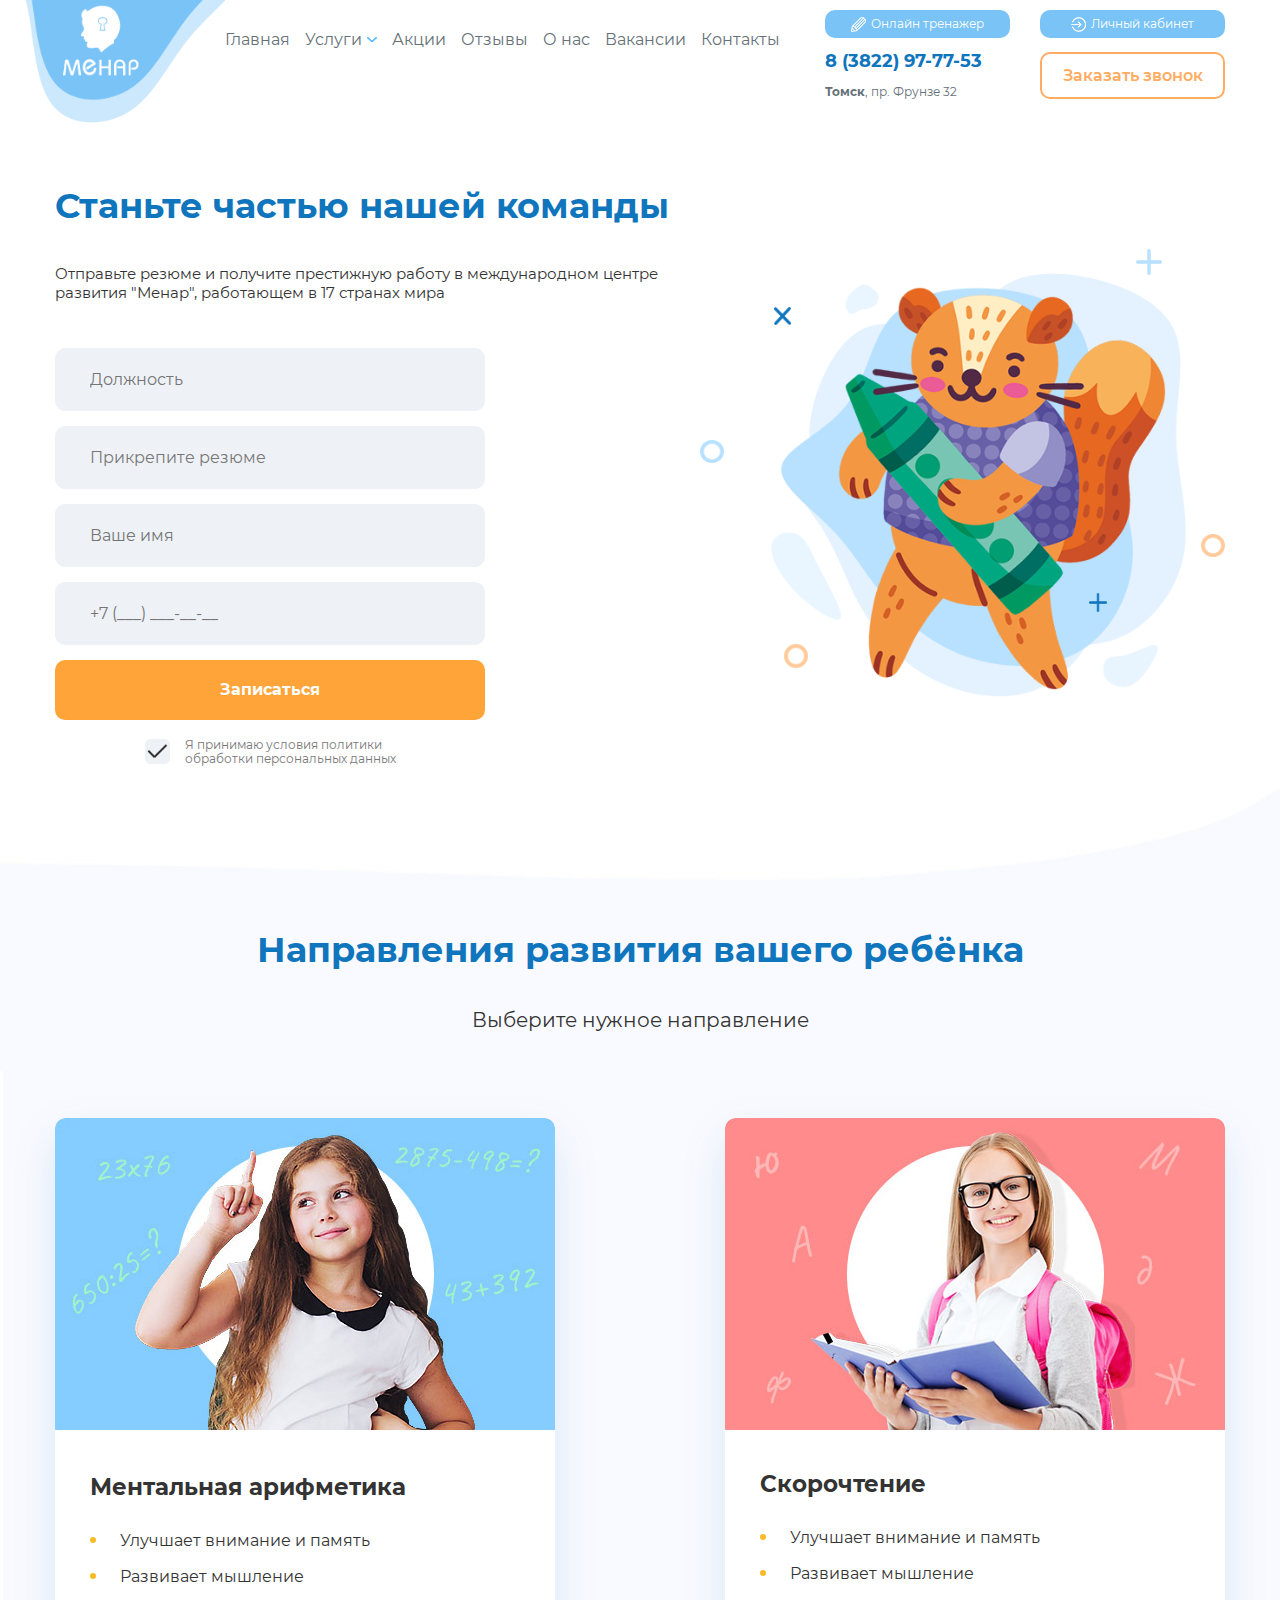
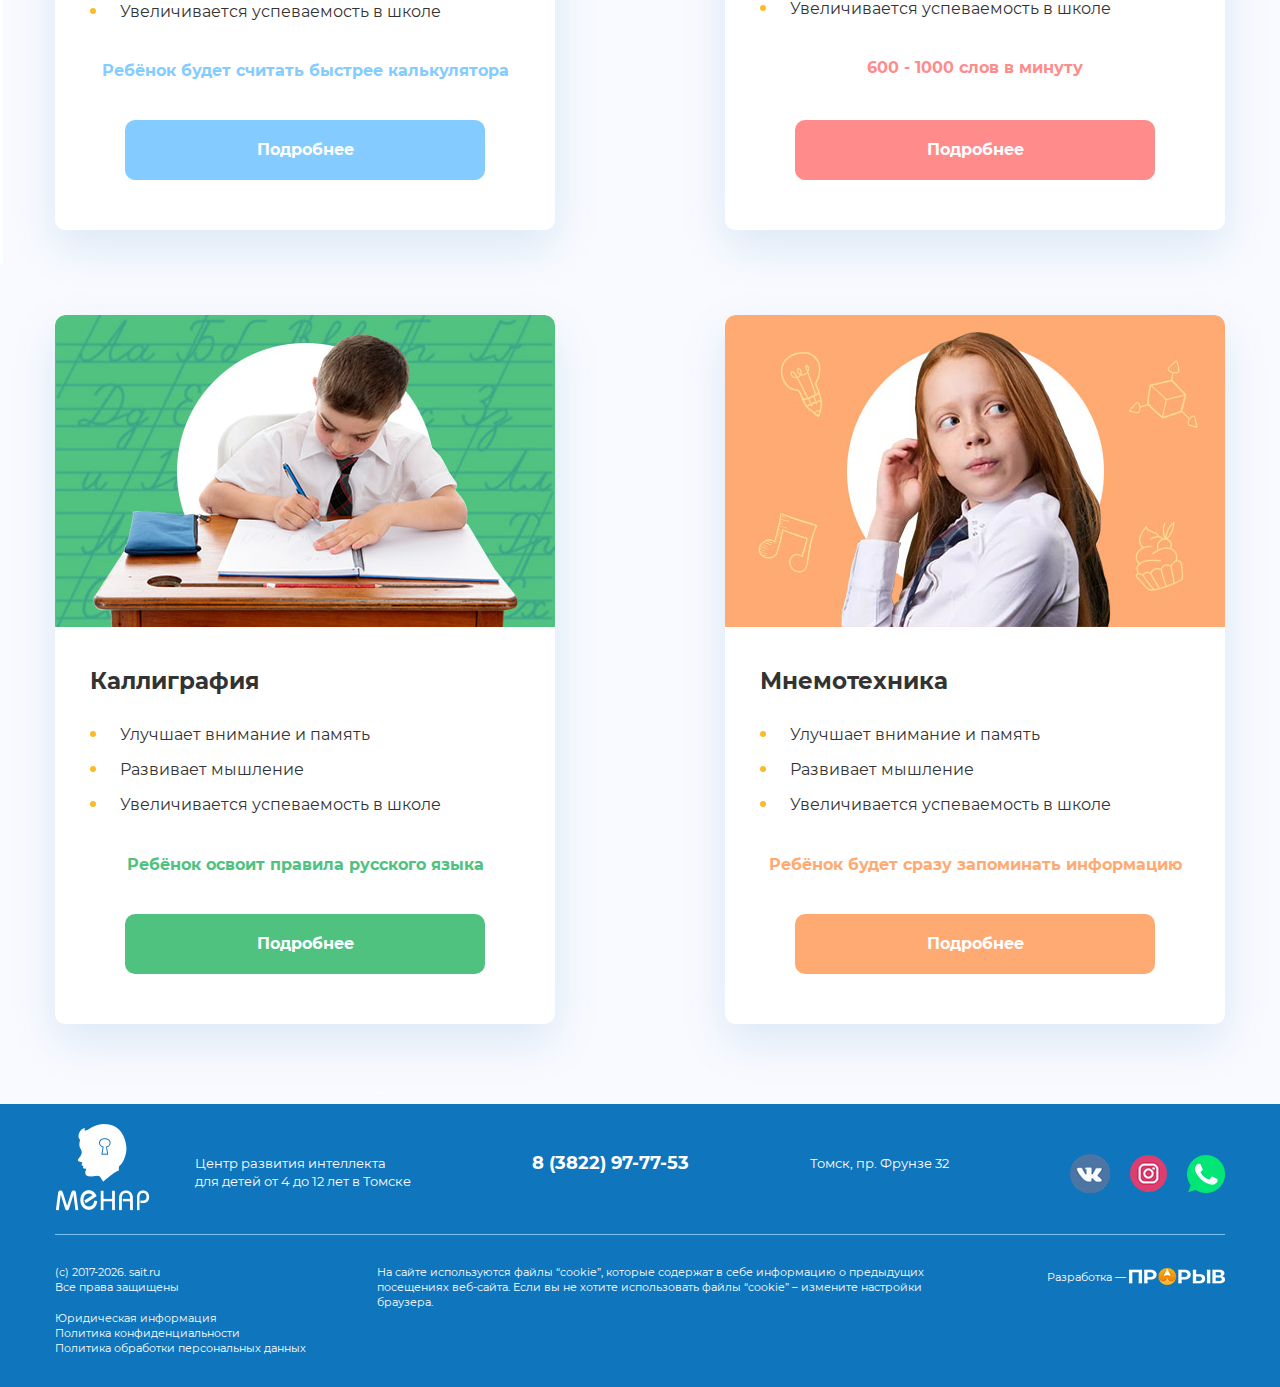
<file: vacancy.html>
<!DOCTYPE html>
<html>
<head>
	<title></title>
	<meta name="keywords" content=''>
	<meta name="description" content=''>

	<meta name="format-detection" content="telephone=no">

	<meta http-equiv="Content-Type" content="text/html; charset=utf-8">
	<meta name="viewport" content="width=device-width,minimum-scale=1,maximum-scale=1">
	<link rel="stylesheet" href="css/reset.css" type="text/css">
	<link rel="stylesheet" href="css/jquery.fancybox.css" type="text/css">
	<link rel="stylesheet" href="css/slick.css" type="text/css">
	<link rel="stylesheet" href="css/twentytwenty.css" type="text/css"/>
	<link rel="stylesheet" href="css/chosen.min.css" type="text/css"/>
	<link rel="stylesheet" href="css/layout.css" type="text/css">
	<link rel="stylesheet" href="css/main.css" type="text/css">

</head>
<body>
	<div class="body-wrap">
		<div class="b header">
			<div class="container">
				<div class="header-wrap">
					<div class="header-burger">
						<div class="mobile-btn-wrap">
							<div class="mobile-btn">
								<div class="mobile-btn-el"></div>
							</div>
						</div>
					</div>
					<div class="header-logo">
						<a href="/"><img src="i/logo.png" alt=""></a>
					</div>
					<div class="header-contacts">
						<div class="header-contacts-item">
							<a href="#" class="small-btn"><span><img src="i/small-icon-1.png">Онлайн тренажер</span></a>
							<a href="#" class="small-btn"><span><img src="i/small-icon-2.png">Личный кабинет</span></a>
						</div>
						<div class="header-contacts-item mobile">
							<div class="header-info">
								<a href="tel:+73822977753" class="phone">8 (3822) 97-77-53</a>
								<div class="header-info-item"><b>Томск</b>, пр. Фрунзе 32</div>
							</div>
							<a href="#" class="header-btn">Заказать звонок</a>
						</div>
					</div>
					<div class="header-nav">
						<ul>
							<li><a href="/">Главная</a></li>
							<li class="li-drop"><a href="/">Услуги</a></li>
							<li><a href="/">Акции</a></li>
							<li><a href="/">Отзывы</a></li>
							<li><a href="/">О нас</a></li>
							<li><a href="/">Вакансии</a></li>
							<li><a href="/">Контакты</a></li>
						</ul>
					</div>
				</div>
			</div>
			<div class="mobile-menu">
				<div class="close-btn"></div>
				<div class="header-logo">
					<a href="/"><img src="i/logo.png" alt=""></a>
				</div>
				<ul class="nav">
					<li><a href="/">Главная</a></li>
					<li class="li-drop"><span>Услуги</span></li>
					<li><a href="/">Акции</a></li>
					<li><a href="/">Отзывы</a></li>
					<li><a href="/">О нас</a></li>
					<li><a href="/">Вакансии</a></li>
					<li><a href="/">Контакты</a></li>
				</ul>
				<div class="mobile-menu-info">
					<a href="#" class="small-btn"><span><img src="i/small-icon-1.png">Онлайн тренажер</span></a>
					<a href="#" class="small-btn"><span><img src="i/small-icon-2.png">Личный кабинет</span></a>
					<div class="header-info">
						<a href="tel:+73822977753" class="phone">8 (3822) 97-77-53</a>
						<div class="header-info-item"><b>Томск</b>, пр. Фрунзе 32</div>
					</div>
					<a href="#" class="header-btn">Заказать звонок</a>
				</div>
			</div>
		</div>

		<div class="b vacancy-block">
			<div class="container">
				<div class="vacancy-wrap">
					<div class="content">
						<h2 class="title">Станьте частью нашей команды</h2>
						<div class="subtitle">Отправьте резюме и получите престижную работу в&nbsp;международном центре развития "Менар", работающем в&nbsp;17&nbsp;странах мира</div>
						<div class="b-form">
							<form>
								<div class="b-input">
									<input type="text" placeholder="Должность">
								</div>
								<div class="b-input">
									<input type="file" id="file-1" data-text="Прикрепите резюме">
									<label class="file" for="file-1">Прикрепите резюме</label>
								</div>
								<div class="b-input">
									<input type="text" placeholder="Ваше имя">
								</div>
								<div class="b-input">
									<input type="tel" placeholder="+7 (___) ___-__-__">
								</div>
								<button type="submit" class="btn">Записаться</button>
								<div class="policy-text"><div class="radio-btn active"></div>Я принимаю условия <a href="#" target="_blank">политики<br> обработки персональных данных</a></div>
							</form>
						</div>
					</div>
					<div class="image img-anim-wrap">
						<div class="img-anim">
							<img src="i/squirrel.png" alt="" class="img-anim-bg">
							<img src="i/squirrel-face.png" class="img-anim-face img-6">
							<img src="i/face-img-anim-1.png" class="img-anim-el el-squir-1 right-rotate">
							<img src="i/face-img-anim-1.png" class="img-anim-el el-squir-2 right-rotate">
							<img src="i/face-img-anim-2.png" class="img-anim-el el-squir-3">
							<img src="i/face-img-anim-5.png" class="img-anim-el el-squir-4">
							<img src="i/face-img-anim-3.png" class="img-anim-el el-squir-5">
							<img src="i/face-img-anim-4.png" class="img-anim-el el-squir-6 right-rotate">
						</div>
					</div>
				</div>
			</div>
		</div>

		<div class="b card-block-2">
			<div class="container">
				<h2 class="title">Направления развития вашего ребёнка </h2>
				<div class="subtitle">Выберите нужное направление</div>
				<div class="cards">
					<div class="card card-blue">
						<div class="image"><img src="i/card-1.jpg" alt=""></div>
						<div class="content">
							<div class="name">Ментальная арифметика</div>
							<div class="text">
								<ul>
									<li>Улучшает внимание и память</li>
									<li>Развивает мышление</li>
									<li>Увеличивается успеваемость в школе</li>
								</ul>
							</div>
							<div class="result">Ребёнок будет считать быстрее калькулятора</div>
							<a href="#" class="btn">Подробнее</a>
						</div>
					</div>
					<div class="card card-purple">
						<div class="image"><img src="i/card-2.jpg" alt=""></div>
						<div class="content">
							<div class="name">Скорочтение</div>
							<div class="text">
								<ul>
									<li>Улучшает внимание и память</li>
									<li>Развивает мышление</li>
									<li>Увеличивается успеваемость в школе</li>
								</ul>
							</div>
							<div class="result">600 - 1000 слов в минуту</div>
							<a href="#" class="btn">Подробнее</a>
						</div>
					</div>
					<div class="card card-green">
						<div class="image"><img src="i/card-3.jpg" alt=""></div>
						<div class="content">
							<div class="name">Каллиграфия</div>
							<div class="text">
								<ul>
									<li>Улучшает внимание и память</li>
									<li>Развивает мышление</li>
									<li>Увеличивается успеваемость в школе</li>
								</ul>
							</div>
							<div class="result">Ребёнок освоит правила русского языка</div>
							<a href="#" class="btn">Подробнее</a>
						</div>
					</div>
					<div class="card card-orange">
						<div class="image"><img src="i/card-4.jpg" alt=""></div>
						<div class="content">
							<div class="name">Мнемотехника</div>
							<div class="text">
								<ul>
									<li>Улучшает внимание и память</li>
									<li>Развивает мышление</li>
									<li>Увеличивается успеваемость в школе</li>
								</ul>
							</div>
							<div class="result">Ребёнок будет сразу запоминать информацию</div>
							<a href="#" class="btn">Подробнее</a>
						</div>
					</div>
				</div>
			</div>
		</div>

		<div class="b footer">
			<div class="container">
				<div class="footer-top">
					<div class="footer-logo">
						<a href="/"><img src="i/logo-2.png"></a>
					</div>
					<div class="footer-top-wrap">
						<div class="footer-logo-text">Центр развития интеллекта<br> для детей от 4 до 12 лет в Томске</div>
						<a href="tel:+73822977753" class="phone">8 (3822) 97-77-53</a>
						<div class="footer-addres">Томск, пр. Фрунзе 32</div>
						<ul class="social">
							<li><a href="#" target="_blank"><img src="i/vk-icon.png"></a></li>
							<li><a href="#" target="_blank"><img src="i/inst-icon.png"></a></li>
							<li><a href="#" target="_blank"><img src="i/wa-icon.png"></a></li>
						</ul>
					</div>
				</div>
				<div class="footer-bot">
					<div class="footer-info">
						<p>(с) 2017-<span id="footer-year"></span>. sait.ru<br> Все права защищены</p>
						<br>
						<p>
							<a href="#" target="_blank">Юридическая информация</a><br>
							<a href="#" target="_blank">Политика конфиденциальности</a><br>
							<a href="#" target="_blank">Политика обработки персональных данных</a>
						</p>
					</div>
					<div class="footer-cookie">
						<p>На сайте используются <a href="#" target="_blank">файлы “cookie”</a>, которые содержат в себе информацию о предыдущих посещениях веб-сайта. Если вы не хотите использовать <a href="#" target="_blank">файлы “cookie”</a> – измените настройки браузера.</p>
					</div>
					<div class="footer-dev">
						<a href="https://atkgroup.pro" target="_blank">
							<span>Разработка  —</span>
							<img src="i/logo-dev.png">
						</a>
					</div>
				</div>
			</div>
		</div>

		<div style="display:none;">
		</div>
	</div>

	<script type="text/javascript" src="js/jquery-2.1.1.min.js"></script>
	<script type="text/javascript" src="js/jquery.fancybox.js"></script>
	<script type="text/javascript" src="js/jquery.inputmask.bundle.js"></script>
	<script src="js/jquery.event.move.js" type="text/javascript"></script>
	<script src="js/jquery.twentytwenty.js" type="text/javascript"></script>
	<script type="text/javascript" src="js/chosen.jquery.min.js"></script>
	<script type="text/javascript" src="js/slick.js"></script>
	<script type="text/javascript" src="js/main.js"></script>
</body>
</html>
</file>
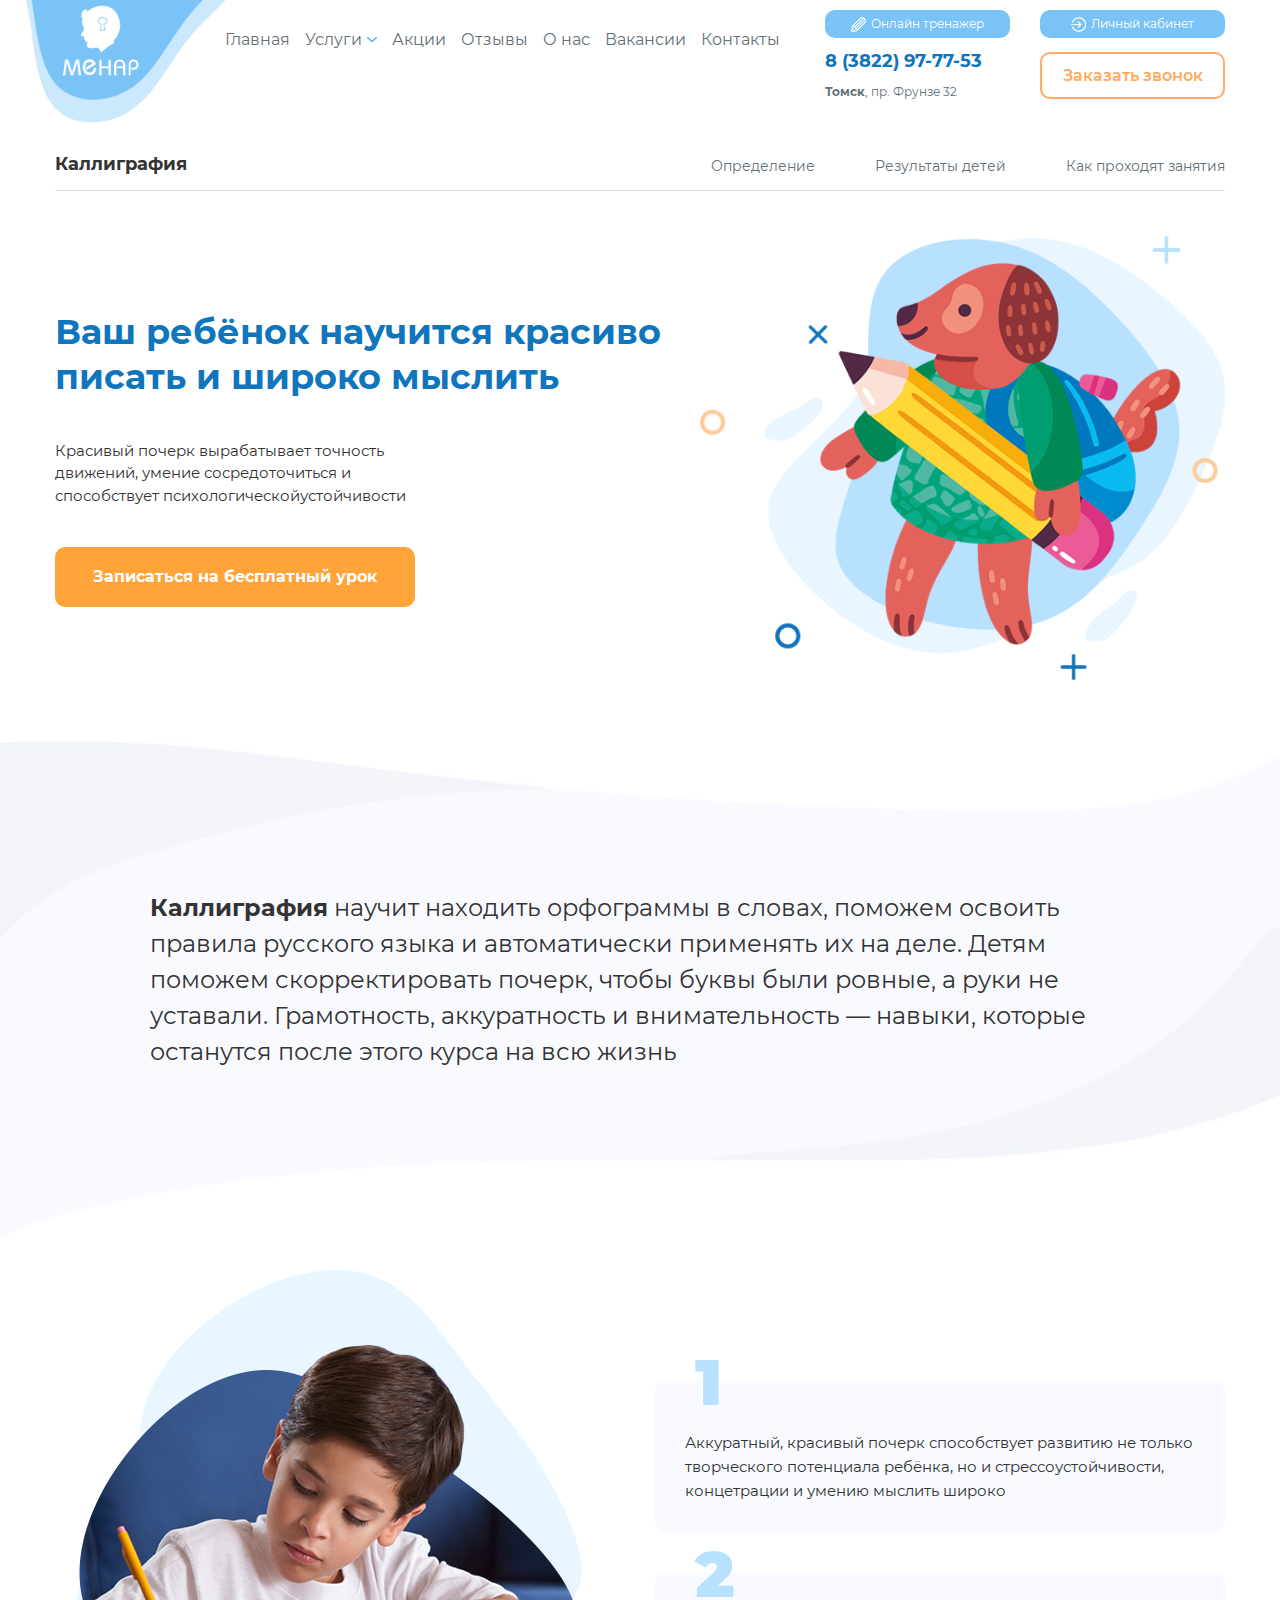
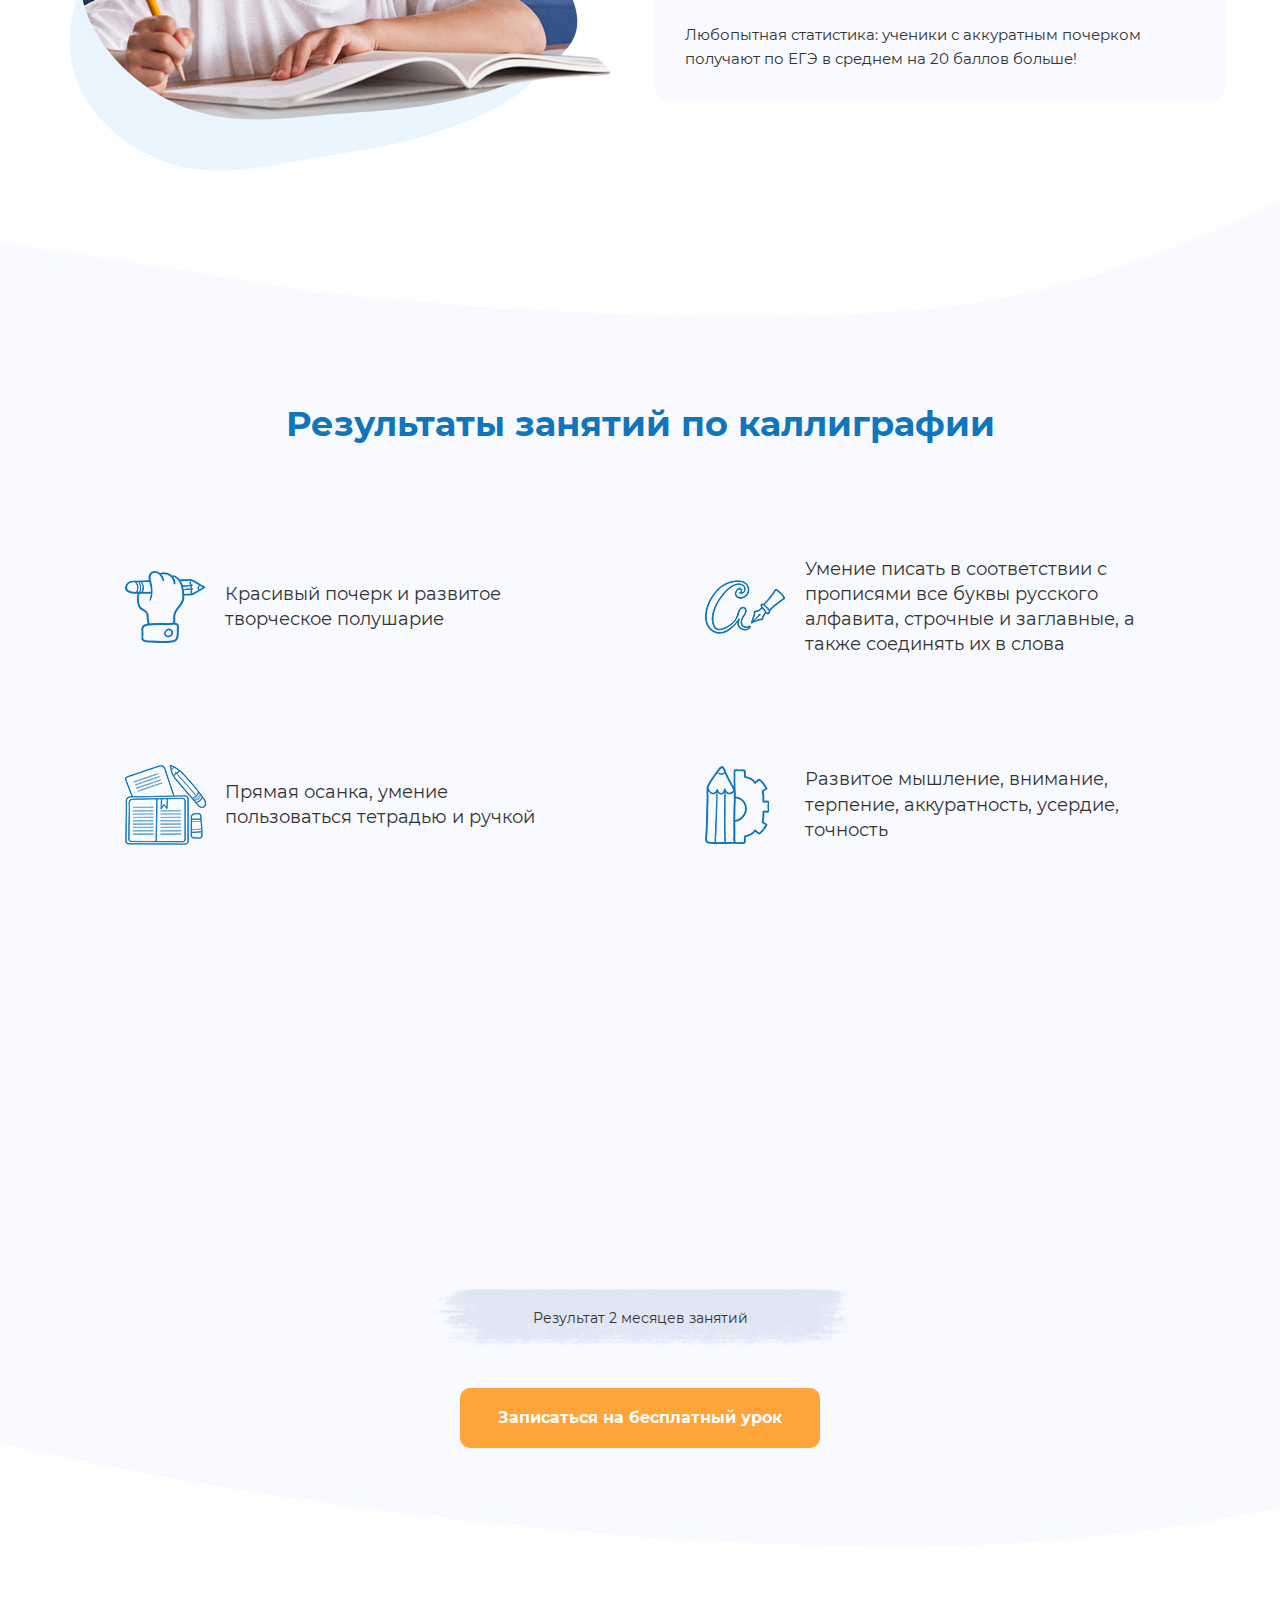
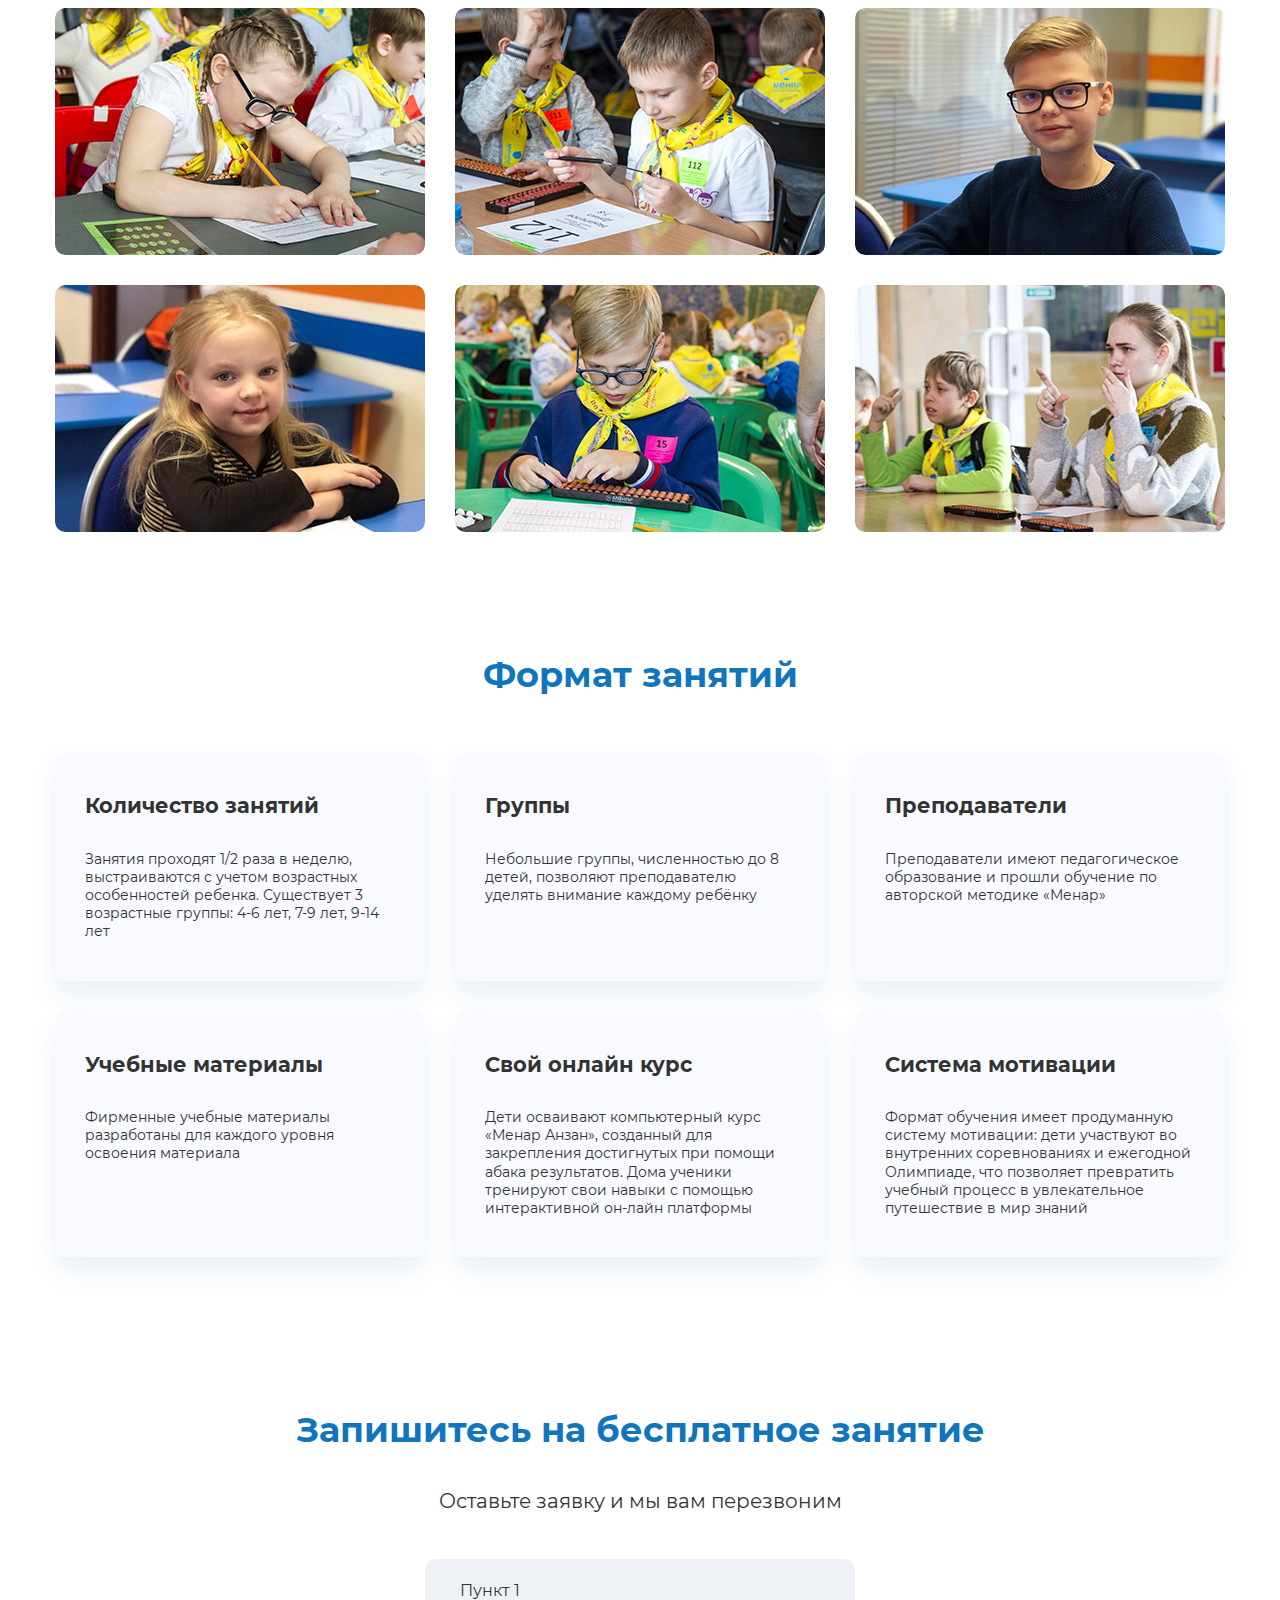
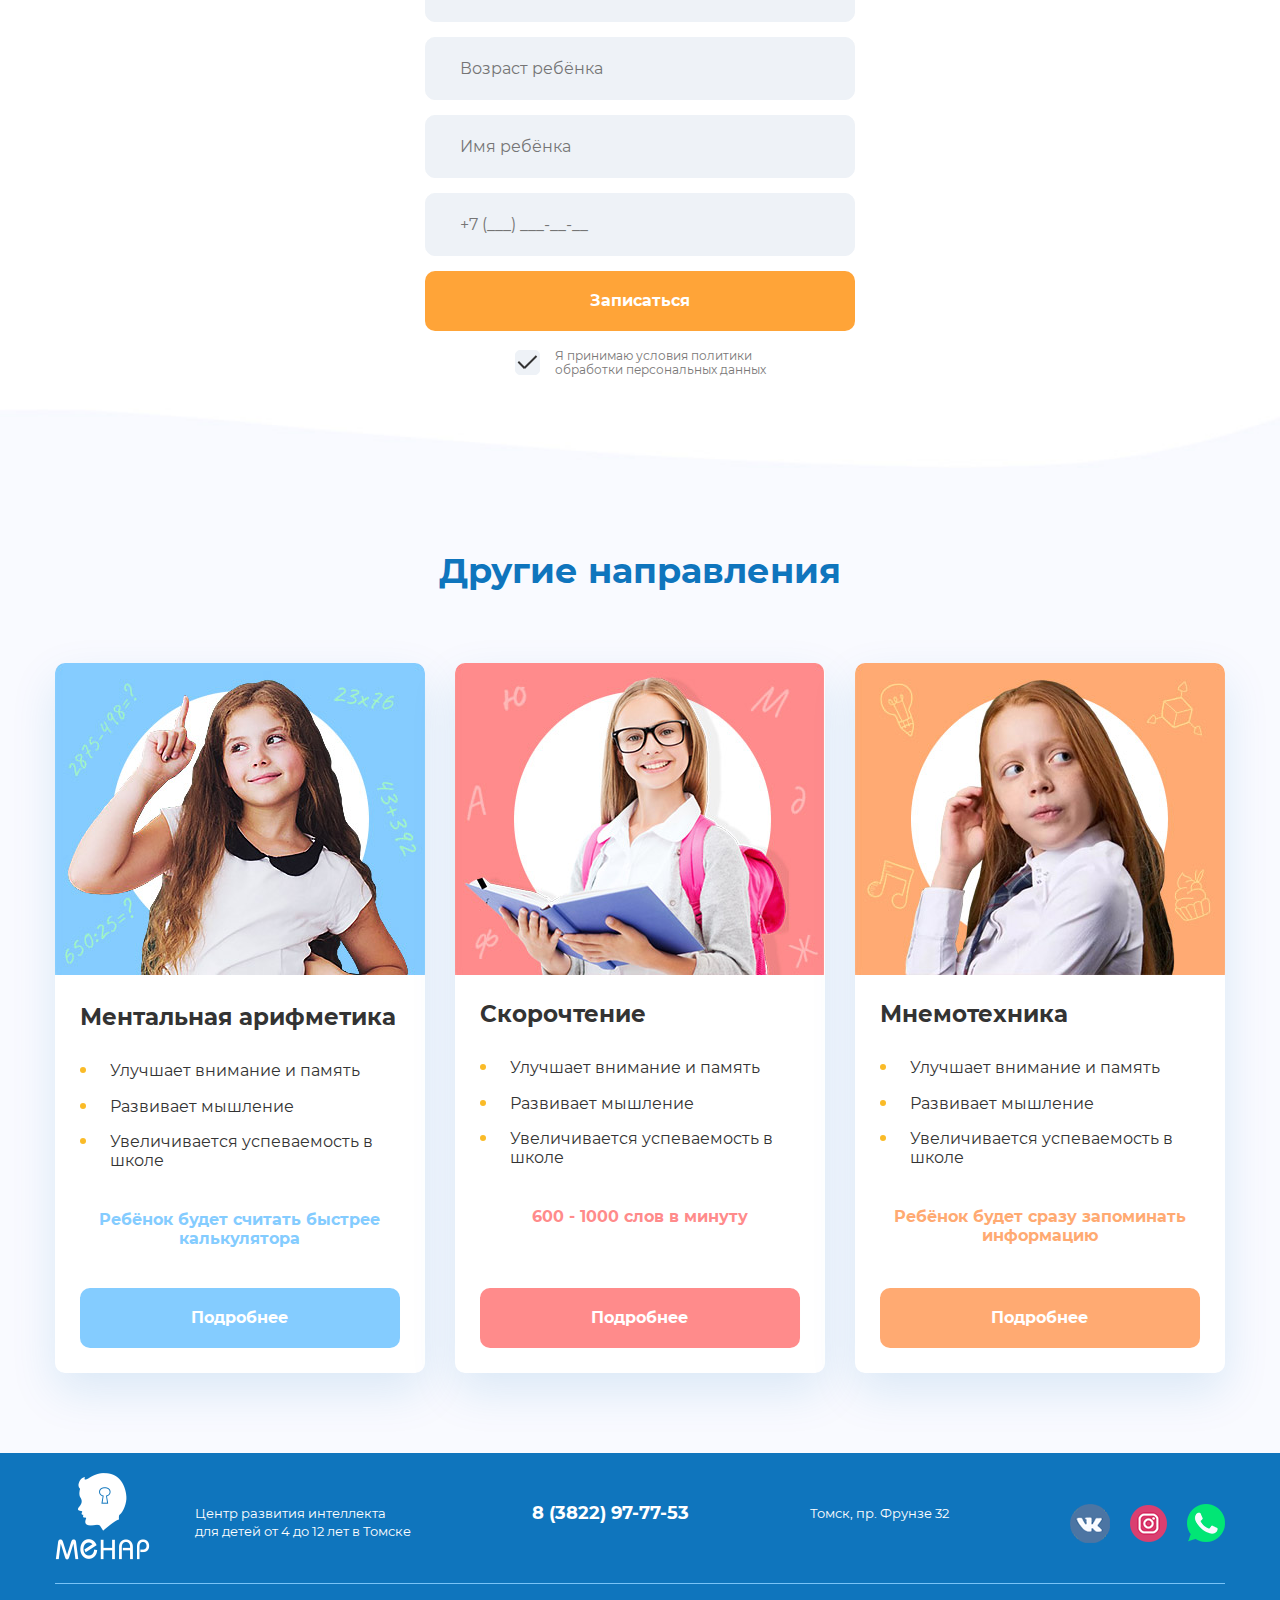
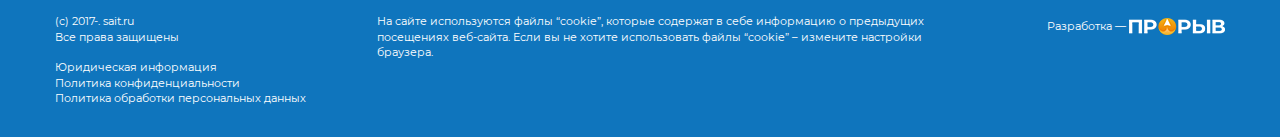
<file: сalligraphy.html>
<!DOCTYPE html>
<html>
<head>
	<title></title>
	<meta name="keywords" content=''>
	<meta name="description" content=''>

	<meta name="format-detection" content="telephone=no">

	<meta http-equiv="Content-Type" content="text/html; charset=utf-8">
	<meta name="viewport" content="width=device-width,minimum-scale=1,maximum-scale=1">
	<link rel="stylesheet" href="css/reset.css" type="text/css">
	<link rel="stylesheet" href="css/jquery.fancybox.css" type="text/css">
	<link rel="stylesheet" href="css/slick.css" type="text/css">
	<link rel="stylesheet" href="css/layout.css" type="text/css">
	<link rel="stylesheet" href="css/main.css" type="text/css">

</head>
<body>
	<div class="body-wrap">
		<div class="b header">
			<div class="container">
				<div class="header-wrap">
					<div class="header-burger">
						<div class="mobile-btn-wrap">
							<div class="mobile-btn">
								<div class="mobile-btn-el"></div>
							</div>
						</div>
					</div>
					<div class="header-logo">
						<a href="/"><img src="i/logo.png" alt=""></a>
					</div>
					<div class="header-contacts">
						<div class="header-contacts-item">
							<a href="#" class="small-btn"><span><img src="i/small-icon-1.png">Онлайн тренажер</span></a>
							<a href="#" class="small-btn"><span><img src="i/small-icon-2.png">Личный кабинет</span></a>
						</div>
						<div class="header-contacts-item mobile">
							<div class="header-info">
								<a href="tel:+73822977753" class="phone">8 (3822) 97-77-53</a>
								<div class="header-info-item"><b>Томск</b>, пр. Фрунзе 32</div>
							</div>
							<a href="#" class="header-btn">Заказать звонок</a>
						</div>
					</div>
					<div class="header-nav">
						<ul>
							<li><a href="/">Главная</a></li>
							<li class="li-drop"><a href="/">Услуги</a></li>
							<li><a href="/">Акции</a></li>
							<li><a href="/">Отзывы</a></li>
							<li><a href="/">О нас</a></li>
							<li><a href="/">Вакансии</a></li>
							<li><a href="/">Контакты</a></li>
						</ul>
					</div>
				</div>
			</div>
			<div class="mobile-menu">
				<div class="close-btn"></div>
				<div class="header-logo">
					<a href="/"><img src="i/logo.png" alt=""></a>
				</div>
				<ul class="nav">
					<li><a href="/">Главная</a></li>
					<li class="li-drop"><span>Услуги</span></li>
					<li><a href="/">Акции</a></li>
					<li><a href="/">Отзывы</a></li>
					<li><a href="/">О нас</a></li>
					<li><a href="/">Вакансии</a></li>
					<li><a href="/">Контакты</a></li>
				</ul>
				<div class="mobile-menu-info">
					<a href="#" class="small-btn"><span><img src="i/small-icon-1.png">Онлайн тренажер</span></a>
					<a href="#" class="small-btn"><span><img src="i/small-icon-2.png">Личный кабинет</span></a>
					<div class="header-info">
						<a href="tel:+73822977753" class="phone">8 (3822) 97-77-53</a>
						<div class="header-info-item"><b>Томск</b>, пр. Фрунзе 32</div>
					</div>
					<a href="#" class="header-btn">Заказать звонок</a>
				</div>
			</div>
		</div>

		<div class="b mental-face">
			<div class="container">
				<div class="mental-face-top">
					<div class="mental-face-top-left">Каллиграфия</div>
					<div class="mental-face-top-right">
						<a href="#mental-opr" class="scroll-btn">Определение</a>
						<a href="#result" class="scroll-btn">Результаты детей</a>
						<a href="#lessons" class="scroll-btn">Как проходят занятия</a>
					</div>
				</div>
				<div class="wrap">
					<div class="content">
						<h2 class="title">Ваш ребёнок научится красиво писать и широко мыслить</h2>
						<div class="text">
							<p>Красивый почерк вырабатывает точность движений, умение сосредоточиться и способствует психологическойустойчивости</p>
						</div>
						<a href="#form-block" class="btn scroll-btn">Записаться на бесплатный урок</a>
					</div>
					<div class="image">
						<img src="i/dog.png">
					</div>
				</div>
			</div>
		</div>

		<div class="b mental-opr" id="mental-opr">
			<div class="container">
				<div class="text">
					<p><b>Каллиграфия</b> научит находить орфограммы в словах, поможем освоить правила русского языка и автоматически применять их на деле. Детям поможем скорректировать почерк, чтобы буквы были ровные, а руки не уставали. Грамотность, аккуратность и внимательность — навыки, которые останутся после этого курса на всю жизнь</p>
				</div>
			</div>
		</div>

		<div class="b ekr">
			<div class="container">
				<div class="mental-preim">
					<div class="image"><img src="i/mental-preim-img-3.png"></div>
					<div class="items">
						<div class="item">
							<div class="number">1</div>
							<div class="text">
								<p>Аккуратный, красивый почерк способствует развитию не только творческого потенциала ребёнка, но и стрессоустойчивости, концетрации и умению мыслить широко</p>
							</div>
						</div>
						<div class="item">
							<div class="number">2</div>
							<div class="text">
								<p>Любопытная статистика: ученики с аккуратным почерком получают по ЕГЭ в среднем на 20 баллов больше!</p>
							</div>
						</div>
					</div>
				</div>
			</div>
		</div>

		<div class="b result-block" id="result">
			<div class="container">
				<h2 class="title">Результаты занятий по каллиграфии</h2>
				<ul class="preim-list">
					<li>
						<img src="i/preim-i-13.png" alt="">
						<span>Красивый почерк и&nbsp;развитое<br> творческое полушарие</span>
					</li>
					<li>
						<img src="i/preim-i-14.png" alt="">
						<span>Умение писать в соответствии с прописями все буквы русского алфавита, строчные и заглавные, а также соединять их в слова</span>
					</li>
					<li>
						<img src="i/preim-i-15.png" alt="">
						<span>Прямая осанка, умение<br> пользоваться тетрадью и ручкой</span>
					</li>
					<li>
						<img src="i/preim-i-16.png" alt="">
						<span>Развитое мышление, внимание, терпение, аккуратность, усердие, точность</span>
					</li>
				</ul>
				<div class="b-video">
					<div class="video">
						<iframe src="https://www.youtube.com/embed/6xLsLPHumJ8" frameborder="0" allow="accelerometer; autoplay; encrypted-media; gyroscope; picture-in-picture" allowfullscreen></iframe>
					</div>
					<div class="name">Результат 2 месяцев занятий</div>
					<a href="#form-block" class="btn scroll-btn">Записаться на бесплатный урок</a>
				</div>
			</div>
		</div>

		<div class="b ekr">
			<div class="container">
				<ul class="gallery">
					<li><a href="i/gal-1.jpg" class="fancybox-gal" data-fancybox="gal"><img src="i/gal-1.jpg" alt=""></a></li>
					<li><a href="i/gal-2.jpg" class="fancybox-gal" data-fancybox="gal"><img src="i/gal-2.jpg" alt=""></a></li>
					<li><a href="i/gal-3.jpg" class="fancybox-gal" data-fancybox="gal"><img src="i/gal-3.jpg" alt=""></a></li>
					<li><a href="i/gal-4.jpg" class="fancybox-gal" data-fancybox="gal"><img src="i/gal-4.jpg" alt=""></a></li>
					<li><a href="i/gal-5.jpg" class="fancybox-gal" data-fancybox="gal"><img src="i/gal-5.jpg" alt=""></a></li>
					<li><a href="i/gal-6.jpg" class="fancybox-gal" data-fancybox="gal"><img src="i/gal-6.jpg" alt=""></a></li>
				</ul>
			</div>
		</div>

		<div class="b ekr-big" id="lessons">
			<div class="container">
				<h2 class="title">Формат занятий</h2>
				<ul class="descr-list">
					<li>
						<div class="name">Количество занятий</div>
						<div class="text">
							<p>Занятия проходят 1/2 раза в неделю, выстраиваются с учетом возрастных особенностей ребенка. Существует 3 возрастные группы: 4-6 лет, 7-9 лет, 9-14 лет</p>
						</div>
					</li>
					<li>
						<div class="name">Группы</div>
						<div class="text">
							<p>Небольшие группы, численностью до 8 детей, позволяют преподавателю уделять внимание каждому ребёнку</p>
						</div>
					</li>
					<li>
						<div class="name">Преподаватели</div>
						<div class="text">
							<p>Преподаватели имеют педагогическое образование и прошли обучение по авторской методике «Менар»</p>
						</div>
					</li>
					<li>
						<div class="name">Учебные материалы</div>
						<div class="text">
							<p>Фирменные учебные материалы разработаны для каждого уровня освоения материала</p>
						</div>
					</li>
					<li>
						<div class="name">Свой онлайн курс</div>
						<div class="text">
							<p>Дети осваивают компьютерный курс «Менар Анзан», созданный для закрепления достигнутых при помощи абака результатов. Дома ученики тренируют свои навыки с помощью интерактивной он-лайн платформы</p>
						</div>
					</li>
					<li>
						<div class="name">Система мотивации</div>
						<div class="text">
							<p>Формат обучения имеет продуманную систему мотивации: дети участвуют во внутренних соревнованиях и ежегодной Олимпиаде, что позволяет превратить учебный процесс в увлекательное путешествие в мир знаний</p>
						</div>
					</li>
				</ul>
			</div>
		</div>

		<div class="b ekr" id="form-block">
			<div class="container">
				<h2 class="title">Запишитесь на бесплатное занятие</h2>
				<div class="subtitle">Оставьте заявку и мы вам перезвоним</div>
				<div class="b-form">
					<form>
						<div class="b-select">
							<select>
								<option value="1">Пункт 1</option>
								<option value="2">Пункт 2</option>
							</select>
						</div>
						<div class="b-input">
							<input type="number" inputmode="numeric" placeholder="Возраст ребёнка">
						</div>
						<div class="b-input">
							<input type="text" placeholder="Имя ребёнка">
						</div>
						<div class="b-input">
							<input type="tel" placeholder="+7 (___) ___-__-__">
						</div>
						<button type="submit" class="btn">Записаться</button>
						<div class="policy-text"><div class="radio-btn active"></div>Я принимаю условия <a href="#" target="_blank">политики<br> обработки персональных данных</a></div>
					</form>
				</div>
			</div>
		</div>

		<div class="b other-cards">
			<div class="container">
				<h2 class="title">Другие направления</h2>
				<div class="cards">
					<div class="card card-blue">
						<div class="image"><img src="i/card-1-2.jpg" alt=""></div>
						<div class="content">
							<div class="name">Ментальная арифметика</div>
							<div class="text">
								<ul>
									<li>Улучшает внимание и память</li>
									<li>Развивает мышление</li>
									<li>Увеличивается успеваемость в школе</li>
								</ul>
							</div>
							<div class="result">Ребёнок будет считать быстрее калькулятора</div>
							<a href="#" class="btn">Подробнее</a>
						</div>
					</div>
					<div class="card card-purple">
						<div class="image"><img src="i/card-2-2.jpg" alt=""></div>
						<div class="content">
							<div class="name">Скорочтение</div>
							<div class="text">
								<ul>
									<li>Улучшает внимание и память</li>
									<li>Развивает мышление</li>
									<li>Увеличивается успеваемость в школе</li>
								</ul>
							</div>
							<div class="result">600 - 1000 слов в минуту</div>
							<a href="#" class="btn">Подробнее</a>
						</div>
					</div>
					<div class="card card-orange">
						<div class="image"><img src="i/card-4-2.jpg" alt=""></div>
						<div class="content">
							<div class="name">Мнемотехника</div>
							<div class="text">
								<ul>
									<li>Улучшает внимание и память</li>
									<li>Развивает мышление</li>
									<li>Увеличивается успеваемость в школе</li>
								</ul>
							</div>
							<div class="result">Ребёнок будет сразу запоминать информацию</div>
							<a href="#" class="btn">Подробнее</a>
						</div>
					</div>
				</div>
			</div>
		</div>

		<div class="b footer">
			<div class="container">
				<div class="footer-top">
					<div class="footer-logo">
						<a href="/"><img src="i/logo-2.png"></a>
					</div>
					<div class="footer-top-wrap">
						<div class="footer-logo-text">Центр развития интеллекта<br> для детей от 4 до 12 лет в Томске</div>
						<a href="tel:+73822977753" class="phone">8 (3822) 97-77-53</a>
						<div class="footer-addres">Томск, пр. Фрунзе 32</div>
						<ul class="social">
							<li><a href="#" target="_blank"><img src="i/vk-icon.png"></a></li>
							<li><a href="#" target="_blank"><img src="i/inst-icon.png"></a></li>
							<li><a href="#" target="_blank"><img src="i/wa-icon.png"></a></li>
						</ul>
					</div>
				</div>
				<div class="footer-bot">
					<div class="footer-info">
						<p>(с) 2017-<span id="footer-year"></span>. sait.ru<br> Все права защищены</p>
						<br>
						<p>
							<a href="#" target="_blank">Юридическая информация</a><br>
							<a href="#" target="_blank">Политика конфиденциальности</a><br>
							<a href="#" target="_blank">Политика обработки персональных данных</a>
						</p>
					</div>
					<div class="footer-cookie">
						<p>На сайте используются <a href="#" target="_blank">файлы “cookie”</a>, которые содержат в себе информацию о предыдущих посещениях веб-сайта. Если вы не хотите использовать <a href="#" target="_blank">файлы “cookie”</a> – измените настройки браузера.</p>
					</div>
					<div class="footer-dev">
						<a href="https://atkgroup.pro" target="_blank">
							<span>Разработка  —</span>
							<img src="i/logo-dev.png">
						</a>
					</div>
				</div>
			</div>
		</div>

		<div style="display:none;">
		</div>
	</div>

	<script type="text/javascript" src="js/jquery-2.1.1.min.js"></script>
	<script type="text/javascript" src="js/jquery.fancybox.js"></script>
	<script type="text/javascript" src="js/jquery.inputmask.bundle.js"></script>
	<script type="text/javascript" src="js/slick.js"></script>
	<script type="text/javascript" src="js/main.js"></script>
</body>
</html>
</file>
<file: css/twentytwenty.css>
.twentytwenty-horizontal .twentytwenty-handle:before, .twentytwenty-horizontal .twentytwenty-handle:after, .twentytwenty-vertical .twentytwenty-handle:before, .twentytwenty-vertical .twentytwenty-handle:after {
  content: " ";
  display: block;
  background: white;
  position: absolute;
  z-index: 30;
  -webkit-box-shadow: 0px 0px 12px rgba(51, 51, 51, 0.5);
  -moz-box-shadow: 0px 0px 12px rgba(51, 51, 51, 0.5);
  box-shadow: 0px 0px 12px rgba(51, 51, 51, 0.5); }

.twentytwenty-horizontal .twentytwenty-handle:before, .twentytwenty-horizontal .twentytwenty-handle:after {
  width: 3px;
  height: 9999px;
  left: 50%;
  margin-left: -1.5px; }

.twentytwenty-vertical .twentytwenty-handle:before, .twentytwenty-vertical .twentytwenty-handle:after {
  width: 9999px;
  height: 3px;
  top: 50%;
  margin-top: -1.5px; }

.twentytwenty-before-label, .twentytwenty-after-label, .twentytwenty-overlay {
  position: absolute;
  top: 0;
  width: 100%;
  height: 100%; }

.twentytwenty-before-label, .twentytwenty-after-label, .twentytwenty-overlay {
  -webkit-transition-duration: 0.5s;
  -moz-transition-duration: 0.5s;
  transition-duration: 0.5s; }

.twentytwenty-before-label, .twentytwenty-after-label {
  -webkit-transition-property: opacity;
  -moz-transition-property: opacity;
  transition-property: opacity; }

.twentytwenty-before-label:before, .twentytwenty-after-label:before {
  color: white;
  font-size: 13px;
  letter-spacing: 0.1em; }

.twentytwenty-before-label:before, .twentytwenty-after-label:before {
  position: absolute;
  background: rgba(255, 255, 255, 0.2);
  line-height: 38px;
  padding: 0 20px;
  -webkit-border-radius: 2px;
  -moz-border-radius: 2px;
  border-radius: 2px; }

.twentytwenty-horizontal .twentytwenty-before-label:before, .twentytwenty-horizontal .twentytwenty-after-label:before {
  top: 50%;
  margin-top: -19px; }

.twentytwenty-vertical .twentytwenty-before-label:before, .twentytwenty-vertical .twentytwenty-after-label:before {
  left: 50%;
  margin-left: -45px;
  text-align: center;
  width: 90px; }

.twentytwenty-left-arrow, .twentytwenty-right-arrow, .twentytwenty-up-arrow, .twentytwenty-down-arrow {
  width: 0;
  height: 0;
  border: 6px inset transparent;
  position: absolute; }

.twentytwenty-left-arrow, .twentytwenty-right-arrow {
  top: 50%;
  margin-top: -6px; }

.twentytwenty-up-arrow, .twentytwenty-down-arrow {
  left: 50%;
  margin-left: -6px; }

.twentytwenty-container {
  -webkit-box-sizing: content-box;
  -moz-box-sizing: content-box;
  box-sizing: content-box;
  z-index: 0;
  overflow: hidden;
  position: relative;
  -webkit-user-select: none;
  -moz-user-select: none;
  -ms-user-select: none; }
  .twentytwenty-container img {
    max-width: 100%;
    position: absolute;
    top: 0;
    display: block; }
  .twentytwenty-container.active .twentytwenty-overlay, .twentytwenty-container.active :hover.twentytwenty-overlay {
    background: rgba(0, 0, 0, 0); }
    .twentytwenty-container.active .twentytwenty-overlay .twentytwenty-before-label,
    .twentytwenty-container.active .twentytwenty-overlay .twentytwenty-after-label, .twentytwenty-container.active :hover.twentytwenty-overlay .twentytwenty-before-label,
    .twentytwenty-container.active :hover.twentytwenty-overlay .twentytwenty-after-label {
      opacity: 0; }
  .twentytwenty-container * {
    -webkit-box-sizing: content-box;
    -moz-box-sizing: content-box;
    box-sizing: content-box; }

.twentytwenty-before-label {
  opacity: 0; }
  .twentytwenty-before-label:before {
    content: attr(data-content); }

.twentytwenty-after-label {
  opacity: 0; }
  .twentytwenty-after-label:before {
    content: attr(data-content); }

.twentytwenty-horizontal .twentytwenty-before-label:before {
  left: 10px; }

.twentytwenty-horizontal .twentytwenty-after-label:before {
  right: 10px; }

.twentytwenty-vertical .twentytwenty-before-label:before {
  top: 10px; }

.twentytwenty-vertical .twentytwenty-after-label:before {
  bottom: 10px; }

.twentytwenty-overlay {
  -webkit-transition-property: background;
  -moz-transition-property: background;
  transition-property: background;
  background: rgba(0, 0, 0, 0);
  z-index: 25; }
  .twentytwenty-overlay:hover {
    background: rgba(0, 0, 0, 0.5); }
    .twentytwenty-overlay:hover .twentytwenty-after-label {
      opacity: 1; }
    .twentytwenty-overlay:hover .twentytwenty-before-label {
      opacity: 1; }

.twentytwenty-before {
  z-index: 20; }

.twentytwenty-after {
  z-index: 10; }

.twentytwenty-handle {
  height: 38px;
  width: 38px;
  position: absolute;
  left: 50%;
  top: 50%;
  margin-left: -22px;
  margin-top: -22px;
  border: 3px solid white;
  -webkit-border-radius: 1000px;
  -moz-border-radius: 1000px;
  border-radius: 1000px;
  -webkit-box-shadow: 0px 0px 12px rgba(51, 51, 51, 0.5);
  -moz-box-shadow: 0px 0px 12px rgba(51, 51, 51, 0.5);
  box-shadow: 0px 0px 12px rgba(51, 51, 51, 0.5);
  z-index: 40;
  cursor: pointer; }

.twentytwenty-horizontal .twentytwenty-handle:before {
  bottom: 50%;
  margin-bottom: 22px;
  -webkit-box-shadow: 0 3px 0 white, 0px 0px 12px rgba(51, 51, 51, 0.5);
  -moz-box-shadow: 0 3px 0 white, 0px 0px 12px rgba(51, 51, 51, 0.5);
  box-shadow: 0 3px 0 white, 0px 0px 12px rgba(51, 51, 51, 0.5); }
.twentytwenty-horizontal .twentytwenty-handle:after {
  top: 50%;
  margin-top: 22px;
  -webkit-box-shadow: 0 -3px 0 white, 0px 0px 12px rgba(51, 51, 51, 0.5);
  -moz-box-shadow: 0 -3px 0 white, 0px 0px 12px rgba(51, 51, 51, 0.5);
  box-shadow: 0 -3px 0 white, 0px 0px 12px rgba(51, 51, 51, 0.5); }

.twentytwenty-vertical .twentytwenty-handle:before {
  left: 50%;
  margin-left: 22px;
  -webkit-box-shadow: 3px 0 0 white, 0px 0px 12px rgba(51, 51, 51, 0.5);
  -moz-box-shadow: 3px 0 0 white, 0px 0px 12px rgba(51, 51, 51, 0.5);
  box-shadow: 3px 0 0 white, 0px 0px 12px rgba(51, 51, 51, 0.5); }
.twentytwenty-vertical .twentytwenty-handle:after {
  right: 50%;
  margin-right: 22px;
  -webkit-box-shadow: -3px 0 0 white, 0px 0px 12px rgba(51, 51, 51, 0.5);
  -moz-box-shadow: -3px 0 0 white, 0px 0px 12px rgba(51, 51, 51, 0.5);
  box-shadow: -3px 0 0 white, 0px 0px 12px rgba(51, 51, 51, 0.5); }

.twentytwenty-left-arrow {
  border-right: 6px solid white;
  left: 50%;
  margin-left: -17px; }

.twentytwenty-right-arrow {
  border-left: 6px solid white;
  right: 50%;
  margin-right: -17px; }

.twentytwenty-up-arrow {
  border-bottom: 6px solid white;
  top: 50%;
  margin-top: -17px; }

.twentytwenty-down-arrow {
  border-top: 6px solid white;
  bottom: 50%;
  margin-bottom: -17px; }
</file>
<file: css/layout.css>
@charset "utf-8";

@font-face {
    font-family: 'Montserrat';
    src: url('../fonts/Montserrat-SemiBold.eot');
    src: url('../fonts/Montserrat-SemiBold.eot?#iefix') format('embedded-opentype'),
         url('../fonts/Montserrat-SemiBold.svg#Montserrat-SemiBold') format('svg'),
         url('../fonts/Montserrat-SemiBold.ttf') format('truetype'),
         url('../fonts/Montserrat-SemiBold.woff') format('woff'),
         url('../fonts/Montserrat-SemiBold.woff2') format('woff2');
    font-weight: 600;
    font-style: normal;
}

@font-face {
    font-family: 'Montserrat';
    src: url('../fonts/Montserrat-Regular.eot');
    src: url('../fonts/Montserrat-Regular.eot?#iefix') format('embedded-opentype'),
         url('../fonts/Montserrat-Regular.svg#Montserrat-Regular') format('svg'),
         url('../fonts/Montserrat-Regular.ttf') format('truetype'),
         url('../fonts/Montserrat-Regular.woff') format('woff'),
         url('../fonts/Montserrat-Regular.woff2') format('woff2');
    font-weight: normal;
    font-style: normal;
}

@font-face {
    font-family: 'Montserrat';
    src: url('../fonts/Montserrat-Medium.eot');
    src: url('../fonts/Montserrat-Medium.eot?#iefix') format('embedded-opentype'),
         url('../fonts/Montserrat-Medium.svg#Montserrat-Medium') format('svg'),
         url('../fonts/Montserrat-Medium.ttf') format('truetype'),
         url('../fonts/Montserrat-Medium.woff') format('woff'),
         url('../fonts/Montserrat-Medium.woff2') format('woff2');
    font-weight: 500;
    font-style: normal;
}

@font-face {
    font-family: 'Montserrat';
    src: url('../fonts/Montserrat-Light.eot');
    src: url('../fonts/Montserrat-Light.eot?#iefix') format('embedded-opentype'),
         url('../fonts/Montserrat-Light.svg#Montserrat-Light') format('svg'),
         url('../fonts/Montserrat-Light.ttf') format('truetype'),
         url('../fonts/Montserrat-Light.woff') format('woff'),
         url('../fonts/Montserrat-Light.woff2') format('woff2');
    font-weight: 300;
    font-style: normal;
}

@font-face {
    font-family: 'Montserrat';
    src: url('../fonts/Montserrat-ExtraLight.eot');
    src: url('../fonts/Montserrat-ExtraLight.eot?#iefix') format('embedded-opentype'),
         url('../fonts/Montserrat-ExtraLight.svg#Montserrat-ExtraLight') format('svg'),
         url('../fonts/Montserrat-ExtraLight.ttf') format('truetype'),
         url('../fonts/Montserrat-ExtraLight.woff') format('woff'),
         url('../fonts/Montserrat-ExtraLight.woff2') format('woff2');
    font-weight: 200;
    font-style: normal;
}

@font-face {
    font-family: 'Montserrat';
    src: url('../fonts/Montserrat-ExtraBold.eot');
    src: url('../fonts/Montserrat-ExtraBold.eot?#iefix') format('embedded-opentype'),
         url('../fonts/Montserrat-ExtraBold.svg#Montserrat-ExtraBold') format('svg'),
         url('../fonts/Montserrat-ExtraBold.ttf') format('truetype'),
         url('../fonts/Montserrat-ExtraBold.woff') format('woff'),
         url('../fonts/Montserrat-ExtraBold.woff2') format('woff2');
    font-weight: 800;
    font-style: normal;
}

@font-face {
    font-family: 'Montserrat';
    src: url('../fonts/Montserrat-Bold.eot');
    src: url('../fonts/Montserrat-Bold.eot?#iefix') format('embedded-opentype'),
         url('../fonts/Montserrat-Bold.svg#Montserrat-Bold') format('svg'),
         url('../fonts/Montserrat-Bold.ttf') format('truetype'),
         url('../fonts/Montserrat-Bold.woff') format('woff'),
         url('../fonts/Montserrat-Bold.woff2') format('woff2');
    font-weight: 700;
    font-style: normal;
}

@font-face {
    font-family: 'Montserrat';
    src: url('../fonts/Montserrat-Black.eot');
    src: url('../fonts/Montserrat-Black.eot?#iefix') format('embedded-opentype'),
         url('../fonts/Montserrat-Black.svg#Montserrat-Black') format('svg'),
         url('../fonts/Montserrat-Black.ttf') format('truetype'),
         url('../fonts/Montserrat-Black.woff') format('woff'),
         url('../fonts/Montserrat-Black.woff2') format('woff2');
    font-weight: 900;
    font-style: normal;
}

@font-face {
    font-family: 'Montserrat';
    src: url('../fonts/Montserrat-Thin.eot');
    src: url('../fonts/Montserrat-Thin.eot?#iefix') format('embedded-opentype'),
         url('../fonts/Montserrat-Thin.svg#Montserrat-Thin') format('svg'),
         url('../fonts/Montserrat-Thin.ttf') format('truetype'),
         url('../fonts/Montserrat-Thin.woff') format('woff'),
         url('../fonts/Montserrat-Thin.woff2') format('woff2');
    font-weight: 100;
    font-style: normal;
}

html,
body {
	position: relative;
}
body {
	min-width: 300px;
	text-align: center;
	overflow-x: hidden;
	-webkit-text-size-adjust: none;
	color: #333333;
    font-family: 'Montserrat', sans-serif;
}
body.no-scroll {
	height: 100vh !important;
	overflow: hidden !important;
}
body .body-wrap {
    box-sizing: border-box;
    overflow: hidden;
    padding-top: 152px;
}
/*body.no-scroll .body-wrap {
    height: 100vh !important;
    overflow: hidden !important;
}*/
body.main .body-wrap {
    padding-top: 0;
}
a{
	text-decoration: none;
	color: #000000;
	-webkit-transition: all 0.3s;
    -moz-transition: all 0.3s;
    -ms-transition: all 0.3s;
    transition: all 0.3s;
}
button {
    font-family: 'Montserrat', sans-serif;
	-webkit-transition: all 0.3s;
    -moz-transition: all 0.3s;
    -ms-transition: all 0.3s;
    transition: all 0.3s;
}
button:hover {
    cursor: pointer;
}
li{
	list-style: none;
}
h1,h2,h3,h4,h5,h6{
	font-weight: normal;
}
label.error{
	display: none !important;
}
input.error,textarea.error{
	border-color: #ff0000 !important;
}
.fancybox-inner{
	overflow: visible !important;
}
.b{
	position: relative;
}
.container{
	position: relative;
	max-width: 1230px;
	padding: 0 30px;
	box-sizing: border-box;
	margin: 0px auto;
}
.b-absolute{
	position: absolute;
	top: 0px;
	left: 50%;
	margin-left: -500px;
}
input::-webkit-input-placeholder, input:-moz-placeholder {
	color: #000000;
}
.mobile-btn-wrap {
    display: block;
    width: 50px;
    height: 50px;
    position: absolute;
    left: 0;
    top: 0;
    border-radius: 50%;
    background-color: rgba(121, 195, 247, 0);
    cursor: pointer;
    /*-webkit-transition: all 0.3s;
    -moz-transition: all 0.3s;
    -ms-transition: all 0.3s;
    transition: all 0.3s;*/
}
.mobile-btn-wrap.scroll {
    position: fixed;
    left: 30px;
    top: 10px;
    background-color: rgba(121, 195, 247, 0.5);
}
.mobile-btn {
	display: block;
	position: absolute;
	left: calc(50% - 10px);
	top: calc(50% - 8px);
	width: 20px;
	height: 16px;
	z-index: 1;
    cursor: pointer;
}
.mobile-btn .mobile-btn-el{
	position: absolute;
	border-radius: 4px;
	top: 7px;
	left: 0;
	width: 100%;
	height: 2px;
	background-color: #333333;
	opacity: 1;
	-webkit-transition: all 0.3s;
	-moz-transition: all 0.3s;
	-ms-transition: all 0.3s;
	transition: all 0.3s;
}
.mobile-btn::before {
    content: '';
    position: absolute;
    border-radius: 4px;
    left: 0;
    top: 0;
    width: 100%;
    height: 2px;
    background-color: #333333;
    -webkit-transform-origin: left;
    -moz-transform-origin: left;
    -ms-transform-origin: left;
    transform-origin: left;
    -webkit-transition: all 0.3s;
    -moz-transition: all 0.3s;
    -ms-transition: all 0.3s;
    transition: all 0.3s;
}
.mobile-btn::after {
	content: '';
	position: absolute;
    border-radius: 4px;
    left: 0;
    bottom: 0;
    width: 100%;
    height: 2px;
    background-color: #333333;
    -webkit-transform-origin: left;
    -moz-transform-origin: left;
    -ms-transform-origin: left;
    transform-origin: left;
    -webkit-transition: all 0.3s;
    -moz-transition: all 0.3s;
    -ms-transition: all 0.3s;
    transition: all 0.3s;
}
.mobile-btn.active::after {
    -webkit-transform: rotate(-45deg);
    -moz-transform: rotate(-45deg);
    -ms-transform: rotate(-45deg);
    transform: rotate(-45deg);
}
.mobile-btn.active::before {
    -webkit-transform: rotate(45deg);
    -moz-transform: rotate(45deg);
    -ms-transform: rotate(45deg);
    transform: rotate(45deg);
}
.mobile-btn.active .mobile-btn-el {
	opacity: 0;
}
.close-btn {
	display: none;
	position: absolute;
	width: 50px;
	height: 50px;
	z-index: 10;
    left: 30px;
    top: 10px;
    cursor: pointer;
}
.close-btn::after {
	content: '';
	position: absolute;
    border-radius: 4px;
    left: 14px;
    top: 24px;
    width: 20px;
    height: 2px;
    background-color: #333333;
    -webkit-transform: rotate(-45deg);
    -moz-transform: rotate(-45deg);
    -ms-transform: rotate(-45deg);
    transform: rotate(-45deg);
}
.close-btn::before {
	content: '';
    position: absolute;
    border-radius: 4px;
    left: 14px;
    top: 24px;
    width: 20px;
    height: 2px;
    background-color: #333333;
    -webkit-transform: rotate(45deg);
    -moz-transform: rotate(45deg);
    -ms-transform: rotate(45deg);
    transform: rotate(45deg);
}
.mobile-menu {
	display: none;
	position: fixed;
	z-index: 100;
	top: -200%;
	left: 0;
	box-sizing: border-box;
	width: 100%;
	height: 100vh;
	padding: 0 30px 70px;
	background-color: #ffffff;
    overflow-x: hidden;
    overflow-y: auto;
	-webkit-transition: all 0.3s;
	-moz-transition: all 0.3s;
	-ms-transition: all 0.3s;
	transition: all 0.3s;
}
.mobile-menu.active {
	top: 0;
}
.mobile-menu:after, .mobile-menu .nav li.li-drop > .drop:after {
    content: '';
    width: 100%;
    height: 100px;
    position: absolute;
    top: 100%;
    left: 0;
    background-color: #ffffff;
}
.mobile-menu .nav li {
    text-align: left;
    color: #657078;
    font-size: 16px;
    border-bottom: 1px solid #65bfff;
}
.mobile-menu .nav li:last-child {
    border: 0;
}
.mobile-menu .nav li.li-drop {
    padding-right: 10px;
    position: relative;
    cursor: pointer;
}
.mobile-menu .nav li.li-drop:after {
    content: '';
    display: block;
    width: 10px;
    height: 5px;
    position: absolute;
    right: 0;
    top: calc(50% - 2.5px);
    background-position: center;
    background-size: contain;
    background-repeat: no-repeat;
    background-image: url('../i/drop-arr.png');
    -webkit-transform: rotate(-90deg);
    -moz-transform: rotate(-90deg);
    -ms-transform: rotate(-90deg);
    transform: rotate(-90deg);
}
.mobile-menu .nav li.li-drop > .drop {
    display: block;
    width: 100%;
    height: 100vh;
    position: fixed;
    top: 0;
    left: -200%;
    padding: 70px 30px;
    background-color: #ffffff;
    z-index: 1;
    cursor: default;
    -webkit-transition: all 0.3s;
    -moz-transition: all 0.3s;
    -ms-transition: all 0.3s;
    transition: all 0.3s;
}
.mobile-menu .nav li.li-drop.active > .drop {
    left: 0;
}
.mobile-menu .nav li a, .mobile-menu .nav li span {
    display: block;
    color: #657078;
    padding: 10px 0;
}
.mobile-menu-info {
    margin-top: 30px;
}
.mobile-menu .drop-back {
    display: block;
    padding-left: 10px;
    position: absolute;
    right: 30px;
    top: 28px;
    font-size: 14px;
    line-height: 1;
    color: #333333;
    cursor: pointer;
}
.mobile-menu .drop-back:before {
    content: '';
    display: block;
    width: 10px;
    height: 5px;
    position: absolute;
    left: 0;
    top: calc(50% - 3px);
    background-position: center;
    background-size: contain;
    background-repeat: no-repeat;
    background-image: url('../i/drop-arr.png');
    -webkit-transform: rotate(90deg);
    -moz-transform: rotate(90deg);
    -ms-transform: rotate(90deg);
    transform: rotate(90deg);
}

.policy-text {
    display: inline-block;
    max-width: 100%;
    font-size: 12px;
    font-weight: 400;
    color: #797777;
    line-height: 1.2;
    position: relative;
    text-align: left;
    padding-left: 40px;
    margin-top: 18px;
}
.policy-text a {
    color: #797777;
    -webkit-transition: all 0.3s;
    -moz-transition: all 0.3s;
    -ms-transition: all 0.3s;
    transition: all 0.3s;
}
.policy-text a:hover {
    color: #ffa438;
}
.policy-text .radio-btn {
    display: block;
    position: absolute;
    width: 25px;
    height: 25px;
    border: 1px solid #eef2f7;
    background-color: #eef2f7;
    border-radius: 5px;
    left: 0;
    top: calc(50% - 12.5px);
    box-sizing: border-box;
}
.policy-text .radio-btn.error {
    border-color: #ff0000;
}
.policy-text .radio-btn:hover {
    cursor: pointer;
}
.policy-text .radio-btn.active::before {
    content: '';
    display: block;
    width: 9px;
    height: 2px;
    position: absolute;
    left: 1px;
    top: 13px;
    background-color: #333333;
    -webkit-transform: rotate(45deg);
    -moz-transform: rotate(45deg);
    -ms-transform: rotate(45deg);
    transform: rotate(45deg);
}
.policy-text .radio-btn.active::after {
    content: '';
    display: block;
    width: 17px;
    height: 2px;
    position: absolute;
    left: 6px;
    top: 10px;
    background-color: #333333;
    -webkit-transform: rotate(-45deg);
    -moz-transform: rotate(-45deg);
    -ms-transform: rotate(-45deg);
    transform: rotate(-45deg);
}


@media (-webkit-min-device-pixel-ratio: 1.5) {
}	
@media screen and (max-width: 1280px){
	
}
@media screen and (max-width: 1024px){
    .mobile-menu, .close-btn {
        display: block;
    }
}
@media screen and (max-width: 768px){
    .container {
        padding: 0 10px;
    }
    .mobile-btn-wrap.scroll {
        left: 10px;
    }
    .mobile-menu {
        padding: 0 10px 70px;
    }
    .close-btn {
        left: 10px;
    }
    .mobile-menu .nav li.li-drop > .drop {
        padding: 70px 10px;
    }
    .mobile-menu .drop-back {
        right: 10px;
    }
}
</file>
<file: css/main.css>
@-webkit-keyframes arr-anim {
	0% {transform: translateY(0);}
	50% {transform: translateY(-10px);}
	100% {transform: translateY(0);}
}
@-moz-keyframes arr-anim {
	0% {transform: translateY(0);}
	50% {transform: translateY(-10px);}
	100% {transform: translateY(0);}
}
@-ms-keyframes arr-anim {
	0% {transform: translateY(0);}
	50% {transform: translateY(-10px);}
	100% {transform: translateY(0);}
}
@keyframes arr-anim {
	0% {transform: translateY(0);}
	50% {transform: translateY(-10px);}
	100% {transform: translateY(0);}
}

@-webkit-keyframes left-rotate {
	0% {transform: rotate(0deg);}
	100% {transform: rotate(-360deg);}
}
@-moz-keyframes left-rotate {
	0% {transform: rotate(0deg);}
	100% {transform: rotate(-360deg);}
}
@-ms-keyframes left-rotate {
	0% {transform: rotate(0deg);}
	100% {transform: rotate(-360deg);}
}
@keyframes left-rotate {
	0% {transform: rotate(0deg);}
	100% {transform: rotate(-360deg);}
}

@-webkit-keyframes right-rotate {
	0% {transform: rotate(0deg);}
	100% {transform: rotate(360deg);}
}
@-moz-keyframes right-rotate {
	0% {transform: rotate(0deg);}
	100% {transform: rotate(360deg);}
}
@-ms-keyframes right-rotate {
	0% {transform: rotate(0deg);}
	100% {transform: rotate(360deg);}
}
@keyframes right-rotate {
	0% {transform: rotate(0deg);}
	100% {transform: rotate(360deg);}
}

.small-btn {
	display: block;
	border-radius: 10px;
	background-color: #79c3f7;
	max-width: 200px;
	width: 100%;
	font-size: 12px;
	line-height: 1.2;
	color: #ffffff;
	padding: 7px 10px;
}
.small-btn:hover {
	background-color: #6aaddc;
}
.small-btn span {
	display: inline-block;
	position: relative;
	padding-left: 20px;
}
.small-btn span img {
	display: block;
	max-width: 15px;
	max-height: 15px;
	position: absolute;
	left: 0;
	top: calc(50% - 7.5px);
}

.header {
	z-index: 100;
	position: absolute;
	left: 0;
	top: 0;
	width: 100%;
	padding-top: 10px;
	padding-bottom: 53px;
}
.header-wrap {
	display: -webkit-flex;
	display: -ms-flexbox;
	display: flex;
	justify-content: space-between;
	align-items: flex-start;
	padding-left: 220px;
	position: relative;
}
.header-burger {
	display: none;
	position: relative;
	height: 50px;
	width: 140px;
}
.header-logo {
	width: 247px;
	position: absolute;
	top: -10px;
	left: -30px;
}
.header-logo img {
	display: block;
	max-width: 100%;
}
.header-contacts {
	width: 430px;
	order: 1;
}
.header-contacts-item {
	display: -webkit-flex;
	display: -ms-flexbox;
	display: flex;
	justify-content: space-between;
	align-items: flex-start;
	width: 100%;
	margin-bottom: 14px;
}
.header-contacts-item:last-child {
	margin-bottom: 0;
}
.header-contacts-item > * {
	display: block;
	width: calc(50% - 15px);
}
.header-info {
	text-align: left;
}
.header-info .phone {
	font-size: 18px;
	font-weight: 700;
	color: #0f75bd;
	line-height: 1;
	white-space: nowrap;
}
.header-info-item {
	font-size: 12px;
	color: #657078;
	line-height: 1.2;
	margin-top: 14px;
}
.header-btn {
	display: block;
	border: 2px solid #ffab61;
	border-radius: 10px;
	padding: 12px 10px;
	font-weight: 600;
	color: #ffab61;
	font-size: 16px;
}
.header-btn:hover {
	background-color: #ffab61;
	color: #ffffff;
}
.header-nav {
	width: calc(100% - 450px);
}
.header-nav > ul {
	display: -webkit-flex;
	display: -ms-flexbox;
	display: flex;
	justify-content: flex-start;
	align-items: flex-start;
	flex-wrap: wrap;
}
.header-nav > ul > li {
	margin-right: 40px;
	margin-top: 20px;
	font-size: 16px;
	color: #657078;
}
.header-nav > ul > li.li-drop {
	position: relative;
	padding-right: 15px;
}
.header-nav > ul > li.li-drop:hover {
	cursor: default;
}
.header-nav > ul > li.li-drop:before {
	content: '';
	display: block;
	width: 10px;
	height: 5px;
	position: absolute;
	right: 0;
	top: calc(50% - 2.5px);
	background-repeat: no-repeat;
	background-position: center;
	background-size: contain;
	background-image: url('../i/drop-arr.png');
	-webkit-transition: all 0.3s;
	-moz-transition: all 0.3s;
	-ms-transition: all 0.3s;
	transition: all 0.3s;
}
.header-nav > ul > li.li-drop:hover:before {
	-webkit-transform: rotate(180deg);
	-moz-transform: rotate(180deg);
	-ms-transform: rotate(180deg);
	transform: rotate(180deg);
}
.header-nav > ul > li > a {
	color: #657078;
}
.header-nav > ul > li > a:hover {
	color: #333333;
}
.header-nav > ul > li.li-drop > .drop {
	display: none;
	position: absolute;
	padding-top: 10px;
	min-width: calc(100% + 60px);
	left: -30px;
	top: 100%;
}
.header-nav > ul > li.li-drop:hover > .drop {
	display: block;
}
.header-nav > ul > li.li-drop > .drop > .drop-wrap {
	padding: 30px;
	border-radius: 10px;
	background-color: #f8faff;
	box-shadow: 0px 3px 16px 0px rgba(13, 106, 172, 0.21);
	white-space: nowrap;
}
.header-nav > ul > li.li-drop > .drop > .drop-wrap > ul > li {
	font-size: 16px;
	color: #657078;
	text-align: left;
	margin-bottom: 10px;
}
.header-nav > ul > li.li-drop > .drop > .drop-wrap > ul > li:last-child {
	margin-bottom: 0;
}
.header-nav > ul > li.li-drop > .drop > .drop-wrap > ul > li > a {
	color: #657078;
}
.header-nav > ul > li.li-drop > .drop > .drop-wrap > ul > li > a:hover {
	color: #333333;
}

.footer {
	background-color: #0f75bd;
	text-align: left;
}
.footer-top {
	padding: 20px 0 10px;
	display: -webkit-flex;
	display: -ms-flexbox;
	display: flex;
	justify-content: space-between;
	align-items: center;
}
.footer-logo {
	width: 95px;
}
.footer-logo img {
	display: block;
	max-width: 100%;
}
.footer-top-wrap {
	width: calc(100% - 140px);
	display: -webkit-flex;
	display: -ms-flexbox;
	display: flex;
	justify-content: space-between;
	align-items: flex-start;
}
.footer-logo-text, .footer-addres {
	font-size: 13px;
	color: #ffffff;
	line-height: 1.4;
}
.footer .phone {
	display: inline-block;
	color: #ffffff;
	font-size: 18px;
	font-weight: 700;
	line-height: 1;
	white-space: nowrap;
}
.footer .social {
	display: -webkit-flex;
	display: -ms-flexbox;
	display: flex;
	justify-content: center;
	align-items: center;
}
.footer .social li {
	max-width: 45px;
	margin-right: 20px;
}
.footer .social li:last-child {
	margin-right: 0;
}
.footer .social li img {
	display: block;
	max-width: 100%;
}
.footer-bot {
	border-top: 1px solid #79c3f7;
	padding: 30px 0;
	display: -webkit-flex;
	display: -ms-flexbox;
	display: flex;
	justify-content: space-between;
	align-items: flex-start;
}
.footer-info {
	font-size: 11px;
	line-height: 1.4;
	color: #ffffff;
}
.footer-info a {
	color: #ffffff;
}
.footer-info a:hover {
	opacity: 0.6;
}
.footer-dev a {
	display: inline-block;
	color: #ffffff;
	font-size: 11px;
}
.footer-dev a span, .footer-dev a img {
	display: inline-block;
	vertical-align: middle;
}
.footer-cookie {
	font-size: 11px;
	color: #ffffff;
	line-height: 1.4;
	max-width: 600px;
	width: calc(100% - 473px);
}
.footer-cookie a {
	color: #ffffff;
}
.footer-cookie a:hover {
	opacity: 0.6;
}

.ekr {
	padding: 30px 0;
}
.ekr-big {
	padding: 90px 0;
}
.ekr.align-left {
	text-align: left;
}

.title {
	display: block;
	font-weight: 700;
	color: #0f75bd;
	font-size: 35px;
	line-height: 1.3;
}
.title a {
	color: #0f75bd;
	border-bottom: 2px dotted #ffa438;
}
.title a:hover {
	color: #0b609c;
}
.title mark {
	display: none;
	padding: 0;
	margin: 0;
	background: none;
	color: #0f75bd;
}
.subtitle {
	display: block;
	margin-top: 35px;
	font-size: 20px;
	line-height: 1.3;
}

.btn {
	display: block;
	border-radius: 10px;
	padding: 22px 10px;
	background-color: #ffa438;
	color: #ffffff;
	line-height: 1;
	font-weight: 700;
	font-size: 16px;
	max-width: 360px;
	width: 100%;
	text-align: center;
	border: 0;
}
.btn:hover {
	background-color: #e49230;
}

.svg-img {
	display: block;
	max-width: 100%;
	margin: 0 auto;
}
.svg-img object {
	display: block;
	max-width: 100%;
	margin: 0 auto;
}
.svg-img svg {
	max-width: 100%;
	margin: 0 auto;
}
.svg-img svg .left-rotate {
	-webkit-animation: left-rotate 1s linear infinite;
	-moz-animation: left-rotate 1s linear infinite;
	-ms-animation: left-rotate 1s linear infinite;
	animation: left-rotate 1s linear infinite;
	transform-origin: 1% 1%;
}
.svg-img svg .right-rotate {
	-webkit-animation: right-rotate 1s linear infinite;
	-moz-animation: right-rotate 1s linear infinite;
	-ms-animation: right-rotate 1s linear infinite;
	animation: right-rotate 1s linear infinite;
}

.img-anim-wrap {
	text-align: center;
}
.img-anim {
	display: inline-block;
	position: relative;
}
.img-anim-bg {
	opacity: 0;
}
.img-anim-face {
	display: block;
	max-width: 100%;
	max-height: 100%;
	position: absolute;
	left: 0;
	top: 0;
}
.img-anim-face.img-1 {
	top: 0.1%;
	left: 5.2%;
	max-width: 95% !important;
}
.img-anim-face.img-2 {
	top: 0;
	left: 5.3%;
	max-width: 95% !important;
}
.img-anim-face.img-3 {
	top: 0;
	left: 4.8%;
	max-width: 91% !important;
}
.img-anim-face.img-4 {
	top: 0.5%;
	left: 12.2%;
	max-width: 87.8% !important;
}
.img-anim-face.img-5 {
	left: 4.8%;
	top: 0;
	max-width: 95.2% !important;
}
.img-anim-face.img-6 {
	left: 13.6%;
	top: 5.4%;
	max-width: 78.9% !important;
}
.img-anim-face.img-7 {
	top: 0;
	left: 7.6%;
	max-width: 91.6% !important;
}
.img-anim-face.img-8 {
	top: 0;
	left: 12%;
	max-width: 88.1% !important;
}
.img-anim-face.img-9 {
	top: 0;
	left: 0;
	max-width: 100% !important;
}
.img-anim-el {
	display: block;
	position: absolute;
	-webkit-animation: left-rotate 1s linear infinite;
	-moz-animation: left-rotate 1s linear infinite;
	-ms-animation: left-rotate 1s linear infinite;
	animation: left-rotate 1s linear infinite;
}
.img-anim-el.right-rotate {
	-webkit-animation: right-rotate 1s linear infinite;
	-moz-animation: right-rotate 1s linear infinite;
	-ms-animation: right-rotate 1s linear infinite;
	animation: right-rotate 1s linear infinite;
}
.img-anim-el.el-face-1 {
	top: 23.8%;
	left: 6%;
	max-width: 4.6% !important;
	-webkit-animation-duration: 2s;
	-moz-animation-duration: 2s;
	-ms-animation-duration: 2s;
	animation-duration: 2s;
	-webkit-transform-origin: 0% 50%;
	-moz-transform-origin: 0% 50%;
	-ms-transform-origin: 0% 50%;
	transform-origin: 0% 50%;
}
.img-anim-el.el-face-2 {
	max-width: 4.6% !important;
	top: 94.2%;
	left: 86.4%;
	-webkit-animation-duration: 2s;
	-moz-animation-duration: 2s;
	-ms-animation-duration: 2s;
	animation-duration: 2s;
	-webkit-transform-origin: 100% 100%;
	-moz-transform-origin: 100% 100%;
	-ms-transform-origin: 100% 100%;
	transform-origin: 100% 100%;
}
.img-anim-el.el-face-3 {
	max-width: 4.6% !important;
	top: 7%;
	left: 76.2%;
	-webkit-animation-duration: 3s;
	-moz-animation-duration: 3s;
	-ms-animation-duration: 3s;
	animation-duration: 3s;
	-webkit-transform-origin: 150% 150%;
	-moz-transform-origin: 150% 150%;
	-ms-transform-origin: 150% 150%;
	transform-origin: 150% 150%;
}
.img-anim-el.el-face-4 {
	max-width: 5.2% !important;
	top: 81.2%;
	left: 0;
	-webkit-animation-duration: 2s;
	-moz-animation-duration: 2s;
	-ms-animation-duration: 2s;
	animation-duration: 2s;
}
.img-anim-el.el-face-5 {
	max-width: 3.8% !important;
	top: 0.8%;
	left: 34.8%;
	-webkit-animation-duration: 1.5s;
	-moz-animation-duration: 1.5s;
	-ms-animation-duration: 1.5s;
	animation-duration: 1.5s;
}
.img-anim-el.el-face-6 {
	max-width: 3.4% !important;
	top: 59%;
	left: 78.3%;
	-webkit-animation-duration: 3s;
	-moz-animation-duration: 3s;
	-ms-animation-duration: 3s;
	animation-duration: 3s;
}
.img-anim-el.el-rab-1 {
	top: 51%;
	left: 0;
	max-width: 4.8% !important;
	-webkit-animation-duration: 3s;
	-moz-animation-duration: 3s;
	-ms-animation-duration: 3s;
	animation-duration: 3s;
	-webkit-transform-origin: 0% 50%;
	-moz-transform-origin: 0% 50%;
	-ms-transform-origin: 0% 50%;
	transform-origin: 0% 50%;
}
.img-anim-el.el-rab-2 {
	top: 71.4%;
	left: 91%;
	max-width: 4.8% !important;
	-webkit-animation-duration: 2s;
	-moz-animation-duration: 2s;
	-ms-animation-duration: 2s;
	animation-duration: 2s;
	-webkit-transform-origin: 150% 150%;
	-moz-transform-origin: 150% 150%;
	-ms-transform-origin: 150% 150%;
	transform-origin: 150% 150%;
}
.img-anim-el.el-rab-3 {
	top: 10%;
	left: 81.7%;
	max-width: 5.3% !important;
	-webkit-animation-duration: 1.5s;
	-moz-animation-duration: 1.5s;
	-ms-animation-duration: 1.5s;
	animation-duration: 1.5s;
}
.img-anim-el.el-rab-4 {
	top: 95%;
	left: 24.4%;
	max-width: 5.3% !important;
	-webkit-animation-duration: 3s;
	-moz-animation-duration: 3s;
	-ms-animation-duration: 3s;
	animation-duration: 3s;
}
.img-anim-el.el-rab-5 {
	top: 17.4%;
	left: 26.2%;
	max-width: 4.6% !important;
	-webkit-animation-duration: 2.5s;
	-moz-animation-duration: 2.5s;
	-ms-animation-duration: 2.5s;
	animation-duration: 2.5s;
}
.img-anim-el.el-rab-6 {
	top: 45.1%;
	left: 79.9%;
	max-width: 3.7% !important;
	-webkit-animation-duration: 2s;
	-moz-animation-duration: 2s;
	-ms-animation-duration: 2s;
	animation-duration: 2s;
}
.img-anim-el.el-lam-1 {
	top: 87.3%;
	left: 12.6%;
	max-width: 5.6% !important;
	-webkit-transform-origin: -50% 50%;
	-moz-transform-origin: -50% 50%;
	-ms-transform-origin: -50% 50%;
	transform-origin: -50% 50%;
	-webkit-animation-duration: 2s;
	-moz-animation-duration: 2s;
	-ms-animation-duration: 2s;
	animation-duration: 2s;
}
.img-anim-el.el-lam-2 {
	top: 7.9%;
	left: 86.7%;
	max-width: 5.6% !important;
	-webkit-transform-origin: 150% 0%;
	-moz-transform-origin: 150% 0%;
	-ms-transform-origin: 150% 0%;
	transform-origin: 150% 0%;
	-webkit-animation-duration: 3s;
	-moz-animation-duration: 3s;
	-ms-animation-duration: 3s;
	animation-duration: 3s;
}
.img-anim-el.el-lam-3 {
	top: 18.3%;
	left: 29.3%;
	max-width: 5.6% !important;
	-webkit-transform-origin: 25% 25%;
	-moz-transform-origin: 25% 25%;
	-ms-transform-origin: 25% 25%;
	transform-origin: 25% 25%;
}
.img-anim-el.el-lam-4 {
	top: 85%;
	left: 94%;
	max-width: 6.1% !important;
	-webkit-animation-duration: 2.5s;
	-moz-animation-duration: 2.5s;
	-ms-animation-duration: 2.5s;
	animation-duration: 2.5s;
}
.img-anim-el.el-lam-5 {
	top: 50.3%;
	left: 86.3%;
	max-width: 4.3% !important;
	-webkit-animation-duration: 1.5s;
	-moz-animation-duration: 1.5s;
	-ms-animation-duration: 1.5s;
	animation-duration: 1.5s;
}
.img-anim-el.el-lam-6 {
	top: 41%;
	left: 0;
	max-width: 4.1% !important;
	-webkit-animation-duration: 2s;
	-moz-animation-duration: 2s;
	-ms-animation-duration: 2s;
	animation-duration: 2s;
}
.img-anim-el.el-dog-1 {
	top: 39.2%;
	left: 0;
	max-width: 4.8% !important;
	-webkit-animation-duration: 3s;
	-moz-animation-duration: 3s;
	-ms-animation-duration: 3s;
	animation-duration: 3s;
	-webkit-transform-origin: 25% -50%;
	-moz-transform-origin: 25% -50%;
	-ms-transform-origin: 25% -50%;
	transform-origin: 25% -50%;
}
.img-anim-el.el-dog-2 {
	top: 50%;
	left: 94%;
	max-width: 4.8% !important;
	-webkit-animation-duration: 2.5s;
	-moz-animation-duration: 2.5s;
	-ms-animation-duration: 2.5s;
	animation-duration: 2.5s;
	-webkit-transform-origin: 25% 25%;
	-moz-transform-origin: 25% 25%;
	-ms-transform-origin: 25% 25%;
	transform-origin: 25% 25%;
}
.img-anim-el.el-dog-3 {
	top: 87.3%;
	left: 14.4%;
	max-width: 4.8% !important;
	-webkit-animation-duration: 3.5s;
	-moz-animation-duration: 3.5s;
	-ms-animation-duration: 3.5s;
	animation-duration: 3.5s;
	-webkit-transform-origin: 100% 0%;
	-moz-transform-origin: 100% 0%;
	-ms-transform-origin: 100% 0%;
	transform-origin: 100% 0%;
}
.img-anim-el.el-dog-4 {
	top: 20%;
	left: 20.7%;
	max-width: 3.6% !important;
	-webkit-animation-duration: 1.5s;
	-moz-animation-duration: 1.5s;
	-ms-animation-duration: 1.5s;
	animation-duration: 1.5s;
}
.img-anim-el.el-dog-5 {
	top: 0;
	left: 86.2%;
	max-width: 5.4% !important;
	-webkit-animation-duration: 2s;
	-moz-animation-duration: 2s;
	-ms-animation-duration: 2s;
	animation-duration: 2s;
}
.img-anim-el.el-dog-6 {
	top: 94.2%;
	left: 68.7%;
	max-width: 5% !important;
	-webkit-animation-duration: 3s;
	-moz-animation-duration: 3s;
	-ms-animation-duration: 3s;
	animation-duration: 3s;
}
.img-anim-el.el-peng-1 {
	top: 4.2%;
	left: 13%;
	max-width: 5.5% !important;
	-webkit-animation-duration: 3.5s;
	-moz-animation-duration: 3.5s;
	-ms-animation-duration: 3.5s;
	animation-duration: 3.5s;
	-webkit-transform-origin: 100% 0%;
	-moz-transform-origin: 100% 0%;
	-ms-transform-origin: 100% 0%;
	transform-origin: 100% 0%;
}
.img-anim-el.el-peng-2 {
	top: 90.8%;
	left: 85.7%;
	max-width: 5.5% !important;
	-webkit-animation-duration: 3s;
	-moz-animation-duration: 3s;
	-ms-animation-duration: 3s;
	animation-duration: 3s;
	-webkit-transform-origin: 100% 0%;
	-moz-transform-origin: 100% 0%;
	-ms-transform-origin: 100% 0%;
	transform-origin: 100% 0%;
}
.img-anim-el.el-peng-3 {
	top: 59.4%;
	left: 17.8%;
	max-width: 5.5% !important;
	-webkit-animation-duration: 2.5s;
	-moz-animation-duration: 2.5s;
	-ms-animation-duration: 2.5s;
	animation-duration: 2.5s;
	-webkit-transform-origin: 25% 25%;
	-moz-transform-origin: 25% 25%;
	-ms-transform-origin: 25% 25%;
	transform-origin: 25% 25%;
}
.img-anim-el.el-peng-4 {
	top: 11.6%;
	left: 85.9%;
	max-width: 4.1% !important;
	-webkit-animation-duration: 1.5s;
	-moz-animation-duration: 1.5s;
	-ms-animation-duration: 1.5s;
	animation-duration: 1.5s;
}
.img-anim-el.el-peng-5 {
	top: 42%;
	left: 79.3%;
	max-width: 4.3% !important;
	-webkit-animation-duration: 2.5s;
	-moz-animation-duration: 2.5s;
	-ms-animation-duration: 2.5s;
	animation-duration: 2.5s;
}
.img-anim-el.el-peng-6 {
	top: 80.2%;
	left: 0;
	max-width: 6.1% !important;
	-webkit-animation-duration: 3s;
	-moz-animation-duration: 3s;
	-ms-animation-duration: 3s;
	animation-duration: 3s;
}
.img-anim-el.el-squir-1 {
	top: 88.2%;
	left: 16%;
	max-width: 4.5% !important;
	-webkit-animation-duration: 2.5s;
	-moz-animation-duration: 2.5s;
	-ms-animation-duration: 2.5s;
	animation-duration: 2.5s;
	-webkit-transform-origin: 100% 0%;
	-moz-transform-origin: 100% 0%;
	-ms-transform-origin: 100% 0%;
	transform-origin: 100% 0%;
}
.img-anim-el.el-squir-2 {
	top: 63.5%;
	left: 95.5%;
	max-width: 4.5% !important;
	-webkit-animation-duration: 3s;
	-moz-animation-duration: 3s;
	-ms-animation-duration: 3s;
	animation-duration: 3s;
	-webkit-transform-origin: 100% 0%;
	-moz-transform-origin: 100% 0%;
	-ms-transform-origin: 100% 0%;
	transform-origin: 100% 0%;
}
.img-anim-el.el-squir-3 {
	top: 42.6%;
	left: 0;
	max-width: 4.5% !important;
	-webkit-animation-duration: 3.5s;
	-moz-animation-duration: 3.5s;
	-ms-animation-duration: 3.5s;
	animation-duration: 3.5s;
	-webkit-transform-origin: 100% 0%;
	-moz-transform-origin: 100% 0%;
	-ms-transform-origin: 100% 0%;
	transform-origin: 100% 0%;
}
.img-anim-el.el-squir-4 {
	top: 13%;
	left: 14%;
	max-width: 3.4% !important;
	-webkit-animation-duration: 2.5s;
	-moz-animation-duration: 2.5s;
	-ms-animation-duration: 2.5s;
	animation-duration: 2.5s;
}
.img-anim-el.el-squir-5 {
	top: 0;
	left: 83%;
	max-width: 5% !important;
	-webkit-animation-duration: 2s;
	-moz-animation-duration: 2s;
	-ms-animation-duration: 2s;
	animation-duration: 2s;
}
.img-anim-el.el-squir-6 {
	top: 76.8%;
	left: 74.1%;
	max-width: 3.5% !important;
	-webkit-animation-duration: 1.5s;
	-moz-animation-duration: 1.5s;
	-ms-animation-duration: 1.5s;
	animation-duration: 1.5s;
}
.img-anim-el.el-turt-1 {
	top: 1.8%;
	left: 31.4%;
	max-width: 4.9% !important;
	-webkit-animation-duration: 3s;
	-moz-animation-duration: 3s;
	-ms-animation-duration: 3s;
	animation-duration: 3s;
	-webkit-transform-origin: 100% 0%;
	-moz-transform-origin: 100% 0%;
	-ms-transform-origin: 100% 0%;
	transform-origin: 100% 0%;
}
.img-anim-el.el-turt-2 {
	left: 76.7%;
	top: 94.2%;
	max-width: 4.9% !important;
	-webkit-animation-duration: 3.5s;
	-moz-animation-duration: 3.5s;
	-ms-animation-duration: 3.5s;
	animation-duration: 3.5s;
	-webkit-transform-origin: 100% 0%;
	-moz-transform-origin: 100% 0%;
	-ms-transform-origin: 100% 0%;
	transform-origin: 100% 0%;
}
.img-anim-el.el-turt-3 {
	top: 58.7%;
	left: 0;
	max-width: 4.9% !important;
	-webkit-animation-duration: 2.5s;
	-moz-animation-duration: 2.5s;
	-ms-animation-duration: 2.5s;
	animation-duration: 2.5s;
	-webkit-transform-origin: 100% 0%;
	-moz-transform-origin: 100% 0%;
	-ms-transform-origin: 100% 0%;
	transform-origin: 100% 0%;
}
.img-anim-el.el-turt-4 {
	top: 5%;
	left: 75%;
	max-width: 3.8% !important;
	-webkit-animation-duration: 1.5s;
	-moz-animation-duration: 1.5s;
	-ms-animation-duration: 1.5s;
	animation-duration: 1.5s;
}
.img-anim-el.el-turt-5 {
	top: 54.4%;
	left: 96.4%;
	max-width: 3.6% !important;
	-webkit-animation-duration: 2s;
	-moz-animation-duration: 2s;
	-ms-animation-duration: 2s;
	animation-duration: 2s;
}
.img-anim-el.el-turt-6 {
	top: 93%;
	left: 13%;
	max-width: 5.4% !important;
	-webkit-animation-duration: 2.5s;
	-moz-animation-duration: 2.5s;
	-ms-animation-duration: 2.5s;
	animation-duration: 2.5s;
}
.img-anim-el.el-chick-1 {
	top: 39.6%;
	left: 0;
	max-width: 5% !important;
	-webkit-animation-duration: 3s;
	-moz-animation-duration: 3s;
	-ms-animation-duration: 3s;
	animation-duration: 3s;
	-webkit-transform-origin: 100% 0%;
	-moz-transform-origin: 100% 0%;
	-ms-transform-origin: 100% 0%;
	transform-origin: 100% 0%;
}
.img-anim-el.el-chick-2 {
	top: 4%;
	left: 88%;
	max-width: 5% !important;
	-webkit-animation-duration: 3.5s;
	-moz-animation-duration: 3.5s;
	-ms-animation-duration: 3.5s;
	animation-duration: 3.5s;
	-webkit-transform-origin: 100% 0%;
	-moz-transform-origin: 100% 0%;
	-ms-transform-origin: 100% 0%;
	transform-origin: 100% 0%;
}
.img-anim-el.el-chick-3 {
	top: 94.6%;
	left: 51%;
	max-width: 5% !important;
	-webkit-animation-duration: 2.5s;
	-moz-animation-duration: 2.5s;
	-ms-animation-duration: 2.5s;
	animation-duration: 2.5s;
	-webkit-transform-origin: 100% 0%;
	-moz-transform-origin: 100% 0%;
	-ms-transform-origin: 100% 0%;
	transform-origin: 100% 0%;
}
.img-anim-el.el-chick-4 {
	top: 83%;
	left: 90.4%;
	max-width: 3.7% !important;
	-webkit-animation-duration: 2s;
	-moz-animation-duration: 2s;
	-ms-animation-duration: 2s;
	animation-duration: 2s;
}
.img-anim-el.el-chick-5 {
	top: 74.3%;
	left: 16%;
	max-width: 3.9% !important;
	-webkit-animation-duration: 1.5s;
	-moz-animation-duration: 1.5s;
	-ms-animation-duration: 1.5s;
	animation-duration: 1.5s;
}
.img-anim-el.el-chick-6 {
	top: 3%;
	left: 22%;
	max-width: 5.5% !important;
	-webkit-animation-duration: 2.5s;
	-moz-animation-duration: 2.5s;
	-ms-animation-duration: 2.5s;
	animation-duration: 2.5s;
}
.img-anim-el.el-monk-1 {
	left: 74.8%;
	top: 94.5%;
	max-width: 4.4% !important;
	-webkit-animation-duration: 2.5s;
	-moz-animation-duration: 2.5s;
	-ms-animation-duration: 2.5s;
	animation-duration: 2.5s;
	-webkit-transform-origin: 100% 0%;
	-moz-transform-origin: 100% 0%;
	-ms-transform-origin: 100% 0%;
	transform-origin: 100% 0%;
}
.img-anim-el.el-monk-2 {
	left: 94.4%;
	top: 38.7%;
	max-width: 4.4% !important;
	-webkit-animation-duration: 3s;
	-moz-animation-duration: 3s;
	-ms-animation-duration: 3s;
	animation-duration: 3s;
	-webkit-transform-origin: 100% 0%;
	-moz-transform-origin: 100% 0%;
	-ms-transform-origin: 100% 0%;
	transform-origin: 100% 0%;
}
.img-anim-el.el-monk-3 {
	left: 6.4%;
	top: 10.7%;
	max-width: 4.4% !important;
	-webkit-animation-duration: 3.5s;
	-moz-animation-duration: 3.5s;
	-ms-animation-duration: 3.5s;
	animation-duration: 3.5s;
	-webkit-transform-origin: 100% 0%;
	-moz-transform-origin: 100% 0%;
	-ms-transform-origin: 100% 0%;
	transform-origin: 100% 0%;
}
.img-anim-el.el-monk-4 {
	left: 74.3%;
	top: 1%;
	max-width: 3.4% !important;
	-webkit-animation-duration: 2.5s;
	-moz-animation-duration: 2.5s;
	-ms-animation-duration: 2.5s;
	animation-duration: 2.5s;
}
.img-anim-el.el-monk-5 {
	left: 4.4%;
	top: 81.7%;
	max-width: 3.3% !important;
	-webkit-animation-duration: 1.5s;
	-moz-animation-duration: 1.5s;
	-ms-animation-duration: 1.5s;
	animation-duration: 1.5s;
}

.face {
	background-position: center;
	background-repeat: no-repeat;
	background-size: cover;
	background-image: url('../i/face-bg.jpg');
	padding: 130px 0 100px;
}
.face-wrap {
	display: -webkit-flex;
	display: -ms-flexbox;
	display: flex;
	justify-content: space-between;
	align-items: center;
	align-content: center;
	min-height: calc(100vh - 230px);
}
.face-wrap .text {
	width: calc(50% + 30px);
	text-align: left;
}
.face-wrap .text .face-text {
	display: block;
	color: #657078;
	font-size: 18px;
	line-height: 1.5;
	margin-bottom: 30px;
	max-width: 440px;
}
.face-wrap .text .btn {
	margin-top: 45px;
	font-size: 14px;
	padding: 18px 10px;
	max-width: 300px;
}
.face-wrap .image {
	position: relative;
	width: calc(50% - 60px);
}
.face-wrap .image img {
	display: block;
	max-width: 100%;
	margin: 0 auto;
}
.face-scroll {
	display: block;
	font-size: 16px;
	color: #51b7ff;
	line-height: 1;
	position: absolute;
	bottom: 30px;
	left: 50%;
	-webkit-transform: translateX(-50%);
	-moz-transform: translateX(-50%);
	-ms-transform: translateX(-50%);
	transform: translateX(-50%);
}
.face-scroll span {
	display: block;
}
.face-scroll img {
	display: block;
	max-width: 100%;
	margin: 15px auto 0;
	-webkit-animation: arr-anim 1.4s linear infinite;
	-moz-animation: arr-anim 1.4s linear infinite;
	-ms-animation: arr-anim 1.4s linear infinite;
	animation: arr-anim 1.4s linear infinite;
}

.card-block {
	background-position: center;
	background-repeat: no-repeat;
	background-size: 100% 100%;
	background-image: url('../i/card-block-bg.jpg');
	padding-top: 60px;
	padding-bottom: 230px;
}
.card-block-2 {
	background-position: center;
	background-repeat: no-repeat;
	background-size: 100% 100%;
	background-image: url('../i/card-block-bg-2.jpg');
	padding-top: 140px;
	padding-bottom: 80px;
}
.card-block-3 {
	background-position: center;
	background-repeat: no-repeat;
	background-size: 100% 100%;
	background-image: url('../i/card-block-bg-3.jpg');
	padding-top: 140px;
	padding-bottom: 140px;
}
.other-cards {
	background-position: center;
	background-repeat: no-repeat;
	background-size: 100% 100%;
	background-image: url('../i/other-cards.jpg');
	padding: 140px 0 80px;
}
.cards {
	display: -webkit-flex;
	display: -ms-flexbox;
	display: flex;
	justify-content: space-between;
	align-items: stretch;
	flex-wrap: wrap;
}
.other-cards .cards {
	justify-content: flex-start;
}
.cards .card {
	position: relative;
	overflow: hidden;
	border-radius: 10px;
	box-shadow: 0px 18px 46px 0px rgba(15, 117, 189, 0.13);
	width: calc(50% - 15px);
	max-width: 500px;
	margin-top: 85px;
	background-color: #ffffff;
	-webkit-transition: all 0.3s;
	-moz-transition: all 0.3s;
	-ms-transition: all 0.3s;
	transition: all 0.3s;
}
.cards .card:hover {
	box-shadow: 0px 18px 46px 0px rgba(15, 117, 189, 0.4);
}
.other-cards .cards .card {
	width: calc(100%/3 - 20px);
	margin-right: 30px;
	margin-top: 70px;
}
.other-cards .cards .card:nth-child(3n) {
	margin-right: 0;
}
.cards .card .image {
	overflow: hidden;
	position: relative;
}
.cards .card .image img {
	display: block;
	max-width: 100%;
}
.cards .card .content {
	padding: 40px 35px 150px;
	text-align: left;
}
.other-cards .cards .card .content {
	padding: 25px 25px 125px;
}
.cards .card .name {
	display: block;
	font-size: 23px;
	font-weight: 700;
}
.cards .card .text {
	margin-top: 30px;
	font-size: 16px;
	line-height: 1.2;
}
.cards .card .text ul li {
	position: relative;
	padding-left: 30px;
	margin-bottom: 16px;
}
.cards .card .text ul li:last-child {
	margin-bottom: 0;
}
.cards .card .text ul li:before {
	content: '';
	display: block;
	width: 6px;
	height: 6px;
	position: absolute;
	left: 0;
	top: 6px;
	border-radius: 50%;
	background-color: #fabb28;
}
.cards .card .result {
	margin-top: 40px;
	text-align: center;
	font-size: 16px;
	font-weight: 700;
}
.cards .card.card-blue .result {
	color: #84ccff;
}
.cards .card.card-purple .result {
	color: #ff8b8b;
}
.cards .card.card-green .result {
	color: #50c280;
}
.cards .card.card-orange .result {
	color: #ffaa72;
}
.cards .card .btn {
	width: calc(100% - 70px);
	position: absolute;
	left: 50%;
	bottom: 50px;
	-webkit-transform: translateX(-50%);
	-moz-transform: translateX(-50%);
	-ms-transform: translateX(-50%);
	transform: translateX(-50%);
}
.other-cards .cards .card .btn {
	width: calc(100% - 50px);
	bottom: 25px;
}
.cards .card.card-blue .btn {
	background-color: #84ccff;
}
.cards .card.card-purple .btn {
	background-color: #ff8b8b;
}
.cards .card.card-green .btn {
	background-color: #50c280;
}
.cards .card.card-orange .btn {
	background-color: #ffaa72;
}
.cards .card.card-blue .btn:hover {
	background-color: #70b0de;
}
.cards .card.card-purple .btn:hover {
	background-color: #e07979;
}
.cards .card.card-green .btn:hover {
	background-color: #42a06a;
}
.cards .card.card-orange .btn:hover {
	background-color: #e09463;
}

.b-form {
	margin: 45px auto 0;
	max-width: 430px;
}
.b-input, .b-select {
	margin-bottom: 15px;
	position: relative;
	text-align: left;
}
/*.b-select:after {
	content: '';
	display: block;
	width: 0;
	height: 0;
	border: 6px solid transparent;
	border-top-color: #b7b7b7;
	border-bottom: 0;
	position: absolute;
	right: 35px;
	top: calc(50% - 3px);
	-webkit-transition: all 0.3s;
	-moz-transition: all 0.3s;
	-ms-transition: all 0.3s;
	transition: all 0.3s;
}
.b-select.focus:after {
	-webkit-transform: rotate(180deg);
	-moz-transform: rotate(180deg);
	-ms-transform: rotate(180deg);
	transform: rotate(180deg);
}*/
.b-input input, .b-input textarea, .b-select select, .b-input input[type="file"] + .file {
	display: block;
	width: 100%;
	resize: none;
	padding: 21px 34px;
	background-color: #eef2f7;
	border-radius: 10px;
	border: 1px solid #eef2f7;
	font-family: 'Montserrat', sans-serif;
	color: #333333;
	font-size: 16px;
	-webkit-appearance: none;
	-moz-appearance: none;
	-webkit-transition: all 0.3s;
	-moz-transition: all 0.3s;
	-ms-transition: all 0.3s;
	transition: all 0.3s;
}
.b-input input:focus, .b-input textarea:focus, .b-input input[type="file"]:focus + .file {
	background-color: #ffffff;
}
.b-select .chosen-container-single .chosen-single {
	display: block;
	height: auto;
	padding: 21px 34px;
	background: none;
	background-color: #eef2f7;
	border-radius: 10px;
	border: 1px solid #eef2f7;
	color: #333333;
	font-size: 16px;
	box-shadow: none;
	line-height: 1.2;
	-webkit-transition: all 0.3s;
	-moz-transition: all 0.3s;
	-ms-transition: all 0.3s;
	transition: all 0.3s;
}
.b-select .chosen-container-single.chosen-with-drop .chosen-single {
	background-color: #ffffff;
	border-radius: 10px 10px 0 0;
}
.b-select .chosen-container-single .chosen-single span {
	margin-right: 0;
}
.b-select .chosen-container-single .chosen-single div {
	width: 0;
	height: 0;
	top: calc(50% - 2.5px);
	right: 35px;
	border: 6px solid transparent;
	border-top-color: #b7b7b7;
	border-bottom: 0;
	-webkit-transition: all 0.3s;
	-moz-transition: all 0.3s;
	-ms-transition: all 0.3s;
	transition: all 0.3s;
}
.b-select .chosen-container-single.chosen-with-drop .chosen-single div {
	-webkit-transform: rotate(180deg);
	-moz-transform: rotate(180deg);
	-ms-transform: rotate(180deg);
	transform: rotate(180deg);
}
.b-select .chosen-container-single .chosen-single div b {
	display: none;
}
.b-select .chosen-container .chosen-drop {
	border: 1px solid #eef2f7;
	border-top: 0;
	margin-top: 0;
	border-radius: 0 0 10px 10px;
	padding-bottom: 10px;
	font-size: 14px;
}
.b-select .chosen-container .chosen-results {
	padding: 0;
	margin: 0;
	overflow: hidden;
	color: #333333;
}
.b-select .chosen-container .chosen-results li {
	padding: 5px 10px;
}
.b-select .chosen-container .chosen-results li.highlighted {
	background: none;
	color: #0f75bd;
}
.b-select .chosen-container .chosen-results li.result-selected {
	color: #333333;
	background-color: #eef2f7;
}
.b-select select {
	padding-right: 57px;
}
.b-input input[type="file"] {
	display: none;
}
.b-input input[type="file"] + .file {
	cursor: pointer;
	color: #797777;
}
.b-input input[type="file"] + .file.active {
	color: #333333;
}
.b-input input::-webkit-input-placeholder,
.b-input input:-moz-placeholder,
.b-input textarea::-webkit-input-placeholder,
.b-input textarea:-moz-placeholder {
	color: #797777;
}
.b-input input::-webkit-outer-spin-button,
.b-input input::-webkit-inner-spin-button {
	-webkit-appearance: none;
	-moz-appearance: none;
	margin: 0;
}
.b-form .btn {
	max-width: none;
}

.video-block {
	background-position: center;
	background-size: 100% 100%;
	background-repeat: no-repeat;
	background-image: url('../i/video-block-bg.jpg');
	padding-top: 230px;
	padding-bottom: 150px;
}
.videos {
	margin-top: 50px;
	display: -webkit-flex;
	display: -ms-flexbox;
	display: flex;
	justify-content: space-between;
	align-items: flex-start;
	flex-wrap: wrap;
}
.videos .video-wrap {
	width: calc(50% - 15px);
	max-width: 560px;
	margin-bottom: 20px;
}
.videos .video-wrap .video {
	height: 315px;
}
.videos .video-wrap .video iframe {
	width: 100%;
	height: 100%;
}
.videos .video-wrap .name {
	background-position: center;
	background-repeat: no-repeat;
	background-size: 100% 100%;
	text-align: center;
	color: #ffffff;
	font-weight: 700;
	font-size: 18px;
	margin-top: 15px;
	padding: 25px 30px;
}
.videos .video-wrap.video-purple .name {
	background-image: url('../i/video-purple.png');
}
.videos .video-wrap.video-green .name {
	background-image: url('../i/video-green.png');
}
.videos .video-wrap.video-orange .name {
	background-image: url('../i/video-orange.png');
}
.videos .video-wrap.video-blue .name {
	background-image: url('../i/video-blue.png');
}

.preim-list {
	display: -webkit-flex;
	display: -ms-flexbox;
	display: flex;
	justify-content: space-between;
	align-items: center;
	flex-wrap: wrap;
	max-width: 1030px;
	margin: 0 auto;
}
.preim-list li {
	position: relative;
	padding-left: 100px;
	text-align: left;
	font-size: 18px;
	line-height: 1.4;
	width: calc(50% - 15px);
	max-width: 450px;
	margin-top: 110px;
}
.preim-list li img {
	display: block;
	max-width: 90px;
	max-height: 90px;
	position: absolute;
	left: 0;
	top: 50%;
	-webkit-transform: translateY(-50%);
	-moz-transform: translateY(-50%);
	-ms-transform: translateY(-50%);
	transform: translateY(-50%);
}

.banner-slider {
	margin: 110px auto 0;
	max-width: 1070px;
}
.banner-slide {
	overflow: hidden;
	border-radius: 10px;
	box-shadow: 0px 18px 46px 0px rgba(15, 117, 189, 0.13);
	margin: 0 20px 38px;
	position: relative;
	padding: 110px 30px 90px 430px;
	text-align: left;
}
.banner-slide.lightblue-slide {
	background-color: #84ccff;
}
.banner-slide.green-slide {
	background-color: #50c280;
}
.banner-slide.purple-slide {
	background-color: #ff8b8b;
}
.banner-slide.blue-slide {
	background-color: #0f75bd;
}
.banner-title {
	display: block;
	font-weight: 700;
	font-size: 32px;
	color: #ffffff;
	line-height: 1.5;
	margin-bottom: 60px;
}
.banner-img {
	display: block;
	max-width: 390px;
	max-height: calc(100% - 15px);
	position: absolute;
	left: 215px;
	bottom: 0;
	-webkit-transform: translateX(-50%);
	-moz-transform: translateX(-50%);
	-ms-transform: translateX(-50%);
	transform: translateX(-50%);
}

.text-block {
	background-position: center;
	background-size: 100% 100%;
	background-repeat: no-repeat;
	background-image: url('../i/text-block-bg.jpg');
	padding-top: 220px;
	padding-bottom: 110px;
}
.text-with-img {
	margin-top: 55px;
	display: -webkit-flex;
	display: -ms-flexbox;
	display: flex;
	justify-content: space-between;
	align-items: center;
	text-align: left;
}
.text-with-img .image {
	width: calc(50% - 15px);
	order: 1;
}
.text-with-img .image img {
	display: block;
	max-width: 100%;
	margin: 0 auto;
}
.text-with-img .text {
	width: calc(50% - 15px);
	font-size: 16px;
	line-height: 1.5;
}
.text-with-img .text p {
	display: block;
	margin-bottom: 16px;
}
.text-with-img .text p:last-child {
	margin-bottom: 0;
}

.descr-list {
	margin-top: 55px;
	display: -webkit-flex;
	display: -ms-flexbox;
	display: flex;
	justify-content: flex-start;
	align-items: stretch;
	flex-wrap: wrap;
}
.descr-list li {
	width: calc(100%/3 - 20px);
	padding: 40px 30px;
	margin-right: 30px;
	margin-bottom: 30px;
	box-shadow: 0px 14px 27px 0px rgba(0, 93, 158, 0.09);
	border-radius: 10px;
	background-color: #f8faff;
	text-align: left;
	-webkit-transition: all 0.3s;
	-moz-transition: all 0.3s;
	-ms-transition: all 0.3s;
	transition: all 0.3s;
}
.descr-list li:hover {
	box-shadow: 0px 14px 27px 0px rgba(0, 93, 158, 0.3);
}
.descr-list li:nth-child(3n) {
	margin-right: 0;
}
.descr-list li .name {
	display: block;
	font-size: 21px;
	line-height: 1.3;
	margin-bottom: 30px;
	font-weight: 700;
}
.descr-list li .text {
	font-size: 14px;
	line-height: 1.3;
}
.descr-list li .text p {
	display: block;
	margin-bottom: 14px;
}
.descr-list li .text p:last-child {
	margin-bottom: 0;
}

.map-block {
	padding: 90px 0;
}
.map {
	width: 100%;
	height: 100%;
	position: absolute;
	left: 0;
	top: 0;
	z-index: 1;
}
.map iframe.mobile {
	display: none;
}
.map-block .wrap {
	position: relative;
	background-color: #ffffff;
	max-width: 570px;
	padding: 50px 30px;
	margin-left: auto;
	margin-right: 0;
	border-radius: 10px;
	z-index: 1;
}
.map-block .title {
	font-size: 23px;
}

.mental-face {
	padding: 30px 0 60px;
}
.mental-face-top {
	display: -webkit-flex;
	display: -ms-flexbox;
	display: flex;
	justify-content: space-between;
	align-items: flex-end;
	padding-bottom: 15px;
	border-bottom: 1px solid #e1e1e1;
}
.mental-face-top-left {
	font-size: 18px;
	font-weight: 700;
}
.mental-face-top-right {
	font-size: 14px;
	color: #657078;
	display: -webkit-flex;
	display: -ms-flexbox;
	display: flex;
	justify-content: flex-end;
	align-items: flex-start;
}
.mental-face-top-right a {
	display: block;
	margin-left: 60px;
	color: #657078;
	position: relative;
}
.mental-face-top-right a:before {
	content: '';
	display: block;
	width: 100%;
	height: 2px;
	position: absolute;
	left: 0;
	top: calc(100% + 14px);
	background-color: transparent;
	-webkit-transition: all 0.3s;
	-moz-transition: all 0.3s;
	-ms-transition: all 0.3s;
	transition: all 0.3s;
}
.mental-face-top-right a:hover {
	color: #333333;
}
.mental-face-top-right a:hover:before {
	background-color: #657078;
}
.mental-face .wrap {
	margin-top: 45px;
	display: -webkit-flex;
	display: -ms-flexbox;
	display: flex;
	justify-content: space-between;
	align-items: center;
	text-align: left;
}
.mental-face .wrap .content {
	width: calc(50% + 30px);
}
.mental-face .wrap .image {
	width: calc(50% - 60px);
}
.mental-face .wrap .image img {
	display: block;
	max-width: 100%;
	margin: 0 auto;
}
.mental-face .wrap .content .text {
	margin: 40px 0;
	max-width: 400px;
	font-size: 15px;
	line-height: 1.5;
}

.mental-opr {
	background-position: center;
	background-size: 100% 100%;
	background-repeat: no-repeat;
	background-image: url('../i/mental-opr-bg.jpg');
	padding: 150px 0 170px;
}
.mental-opr .text {
	text-align: left;
	max-width: 980px;
	margin: 0 auto;
	font-size: 24px;
	line-height: 1.5;
}
.mental-opr .text p {
	margin-bottom: 24px;
}
.mental-opr .text p:last-child {
	margin-bottom: 0;
}

.mental-preim {
	display: -webkit-flex;
	display: -ms-flexbox;
	display: flex;
	justify-content: space-between;
	align-items: center;
}
.mental-preim .image, .mental-preim .items {
	width: calc(50% - 15px);
}
.mental-preim .image img {
	display: block;
	max-width: 100%;
	margin: 0 auto;
}
.mental-preim .items .item {
	position: relative;
	padding: 50px 30px 30px;
	margin-top: 40px;
	border-radius: 10px;
	background-color: #f8faff;
}
.mental-preim .items .item .number {
	display: block;
	font-weight: 900;
	font-size: 65px;
	color: #b7e1ff;
	position: absolute;
	left: 40px;
	top: 0;
	-webkit-transform: translateY(-50%);
	-moz-transform: translateY(-50%);
	-ms-transform: translateY(-50%);
	transform: translateY(-50%);
}
.mental-preim .items .item .text {
	font-size: 15px;
	line-height: 1.6;
	text-align: left;
}
.mental-preim .items .item .text p {
	margin-bottom: 15px;
}
.mental-preim .items .item .text p:last-child {
	margin-bottom: 0;
}

.result-block {
	background-position: center;
	background-size: 100% 100%;
	background-repeat: no-repeat;
	background-image: url('../i/result-block-bg.jpg');
	padding: 200px 0 100px;
}

.b-video {
	max-width: 560px;
	margin: 110px auto 0;
}
.before-after-wrap {
	margin: 110px auto 0;
}
.b-video .video {
	position: relative;
	width: 100%;
	height: 315px;
	margin-bottom: 20px;
}
.b-video .video iframe {
	width: 100%;
	height: 100%;
}
.before-after {
	max-width: 470px;
	margin: 0 auto 20px;
}
.before-after img {
	display: block;
	max-width: 100%;
}
.twentytwenty-horizontal .before-after .twentytwenty-handle:before,
.twentytwenty-horizontal .before-after .twentytwenty-handle:after {
	background: #0f75bd;
}
.before-after .twentytwenty-handle {
	background: #ffffff;
}
.before-after .twentytwenty-left-arrow {
	border-right-color: #0f75bd;
}
.before-after .twentytwenty-right-arrow {
	border-left-color: #0f75bd;
}
.b-video .name, .before-after-wrap .name {
	background-position: center;
	background-size: 100% 100%;
	background-repeat: no-repeat;
	background-image: url('../i/video-gray.png');
	max-width: 430px;
	margin: 0 auto 40px;
	font-size: 14px;
	padding: 21px 30px;
}
.b-video .btn, .before-after-wrap .btn {
	margin: 0 auto;
}

.gallery {
	display: -webkit-flex;
	display: -ms-flexbox;
	display: flex;
	justify-content flex-start;
	align-items: center;
	flex-wrap: wrap;
}
.gallery li {
	width: calc(100%/3 - 20px);
	margin-right: 30px;
	margin-top: 30px;
}
.gallery li:nth-child(3n) {
	margin-right: 0;
}
.gallery li img {
	display: block;
	max-width: 100%;
	border-radius: 10px;
	margin: 0 auto;
}

.about-wrap {
	padding-top: 55px;
}
.about-slider {
	position: relative;
	padding: 0 70px 30px;
	margin-top: 40px;
}
.about-slider .slick-arrow {
	display: block;
	width: 52px;
	height: 52px;
	position: absolute;
	top: calc(50% - 41px);
	background-size: contain;
	background-position: center;
	background-repeat: no-repeat;
	background-color: transparent;
	border: 0;
	font-size: 0;
	z-index: 10;
}
.about-slider .slick-next {
	background-image: url('../i/arr-right-1.png');
	right: 0;
}
.about-slider .slick-prev {
	background-image: url('../i/arr-left-1.png');
	left: 0;
}
.about-slider .slick-dots {
	position: absolute;
	width: 100%;
	text-align: center;
	left: 0;
	bottom: 0;
	line-height: 0;
	z-index: 10;
}
.about-slider .slick-dots li {
	display: inline-block;
	vertical-align: middle;
	margin: 0 8px;
	line-height: 0;
}
.about-slider .slick-dots li button {
	display: block;
	width: 10px;
	height: 10px;
	background-color: #e1e1e1;
	border: 0;
	border-radius: 50%;
	font-size: 0;
	line-height: 0;
}
.about-slider .slick-dots li.slick-active button {
	background-color: #0f75bd;
}
.about-slide img {
	display: block;
	max-width: 100%;
	margin: 0 auto;
	border-radius: 10px;
}

.partners-block {
	background-position: center;
	background-size: 100% 100%;
	background-repeat: no-repeat;
	background-image: url('../i/partners-block.jpg');
	padding: 150px 0 140px;
}
.partners {
	margin-top: 75px;
	display: -webkit-flex;
	display: -ms-flexbox;
	display: flex;
	jsutify-content: flex-start;
	align-items: stretch;
	flex-wrap: wrap;
}
.partners li {
	position: relative;
	border-radius: 10px;
	background-color: #ffffff;
	height: 143px;
	margin-bottom: 30px;
	margin-right: 30px;
	width: calc(25% - 22.5px);
	-webkit-transition: all 0.3s;
	-moz-transition: all 0.3s;
	-ms-transition: all 0.3s;
	transition: all 0.3s;
}
.partners li:hover {
	box-shadow: 0px 14px 27px 0px rgba(0, 93, 158, 0.3);
}
.partners li:nth-child(4n) {
	margin-right: 0;
}
.partners li img {
	display: block;
	max-width: 90%;
	max-height: 90%;
	position: absolute;
	left: 50%;
	top: 50%;
	-webkit-transform: translate(-50%,-50%);
	-moz-transform: translate(-50%,-50%);
	-ms-transform: translate(-50%,-50%);
	transform: translate(-50%,-50%);
}

.methods {
	margin-top: 80px;
	display: -webkit-flex;
	display: -ms-flexbox;
	display: flex;
	justify-content: space-between;
	align-items: flex-start;
}
.methods .text {
	width: calc(50% - 15px);
	font-size: 16px;
	line-height: 1.5;
	text-align: left;
}
.methods .text p {
	display: block;
	margin-bottom: 16px;
}
.methods .text p:last-child {
	margin-bottom: 0;
}
.methods .image {
	width: calc(50% - 15px);
}
.methods .image img {
	display: block;
	max-width: 100%;
	margin-left: auto;
	margin-bottom: 10px;
}
.methods .image img:last-child {
	margin-bottom: 0;
}

.stocks-block {
	padding-top: 40px;
	padding-bottom: 80px;
}
.stocks {
	max-width: 970px;
	margin: 50px auto 0;
}
.stocks li {
	position: relative;
	border-radius: 10px;
	padding: 50px;
	background-color: #f8faff;
	margin-bottom: 20px;
	display: -webkit-flex;
	display: -ms-flexbox;
	display: flex;
	justify-content: space-between;
	align-items: flex-start;
	text-align: left;
}
.stocks li:last-child {
	margin-bottom: 0;
}
.stocks li .name {
	width: calc(50% - 15px);
	font-size: 20px;
	font-weight: 700;
}
.stocks li .text {
	width: calc(50% - 15px);
	max-width: 350px;
	font-size: 14px;
	line-height: 1.4;
}

.vacancy-block {
	padding: 60px 0 20px;
}
.vacancy-wrap {
	display: -webkit-flex;
	display: -ms-flexbox;
	display: flex;
	justify-content: space-between;
	align-items: center;
	text-align: left;
}
.vacancy-wrap .content {
	width: calc(50% + 30px);
}
.vacancy-wrap .image {
	width: calc(50% - 60px);
}
.vacancy-wrap .subtitle {
	font-size: 15px;
}
.vacancy-wrap .b-form {
	margin-left: 0;
	text-align: center;
}
.vacancy-wrap .image img {
	display: block;
	max-width: 100%;
	margin: 0 auto;
}

.contacts {
	display: -webkit-flex;
	display: -ms-flexbox;
	display: flex;
	justify-content: space-between;
	align-items: flex-start;
}
.contacts .info {
	width: 100%;
	max-width: 340px;
	text-align: left;
}
.contacts .info-list {
	margin: 70px auto;
}
.contacts .info-list li {
	font-size: 18px;
	line-height: 1.5;
	margin-bottom: 27px;
}
.contacts .info-list li:last-child {
	margin-bottom: 0;
}
.contacts .info-list li a {
	color: #333333;
}
.contacts .social {
	display: -webkit-flex;
	display: -ms-flexbox;
	display: flex;
	justify-content: flex-start;
	align-items: center;
	flex-wrap: wrap;
}
.contacts .social a {
	width: 100%;
	max-width: 60px;
	max-height: 60px;
	margin-right: 30px;
}
.contacts .social a:last-child {
	margin-right: 0;
}
.contacts .social a img {
	display: block;
	max-width: 100%;
	max-height: 100%;
}
.contacts-map {
	width: calc(100% - 370px);
	height: 400px;
}

.reviews-block {
	padding: 40px 0 20px;
}
.reviews {
	display: -webkit-flex;
	display: -ms-flexbox;
	display: flex;
	justify-content: flex-start;
	align-items: stretch;
	flex-wrap: wrap;
	margin-top: 50px;
}
.review {
	width: calc(100%/3 - 20px);
	border: 1px solid #dbdbdb;
	border-radius: 3px;
	overflow: hidden;
	margin-right: 30px;
	margin-bottom: 30px;
}
.review:nth-child(3n) {
	margin-right: 0;
}
.review iframe {
	width: 100% !important;
	min-width: auto !important;
	max-width: none !important;
	margin: 0 !important;
}
.reviews-block .btn {
	margin: 40px auto 0;
}

.thank-wrap {
	display: -webkit-flex;
	display: -ms-flexbox;
	display: flex;
	justify-content: space-between;
	align-items: center;
	align-content: center;
	min-height: calc(100vh - 212px);
}
.thank-wrap .content {
	width: calc(50% - 15px);
	max-width: 540px;
	text-align: left;
}
.thank-wrap .content .text {
	margin-top: 35px;
	font-size: 15px;
	line-height: 1.4;
}
.thank-wrap .content .btn {
	margin-top: 60px;
}
.thank-wrap .image {
	width: calc(50% - 15px);
}
.thank-wrap .image img {
	display: block;
	max-width: 100%;
	margin: 0 auto;
}

.popup {
	background-color: #ffffff;
	border-radius: 10px;
	max-width: 630px;
	width: 95%;
	padding: 50px 30px;
	text-align: center;
}
.popup .title {
	font-size: 30px;
}
.popup .subtitle {
	font-size: 15px;
	margin-top: 20px;
}
.popup .b-form {
	margin-top: 40px;
}
.fancybox-close-small svg path {
	fill: #79c3f7;
}

.ur-info {
	margin: 40px auto 0;
	max-width: 760px;
	text-align: left;
}
.ur-info li {
	font-size: 18px;
	line-height: 1.2;
	color: #0f75bd;
	margin-bottom: 20px;
}
.ur-info li:last-child {
	margin-bottom: 0;
}
.ur-info li a {
	color: #0f75bd;
}
.ur-info li a:hover {
	color: #0b609c;
}

.b-text {
	margin-top: 30px;
	text-align: left;
	font-size: 16px;
}
.b-text p {
	display: block;
	margin-bottom: 16px;
}
.b-text p:last-child {
	margin-bottom: 0;
}




@media screen and (max-width: 1280px){
	body .body-wrap {
		padding-top: 123px;
	}
	.header {
		padding-bottom: 24px;
	}
	.header-wrap {
		padding-left: 170px;
	}
	.header-logo {
		width: 200px;
	}
	.header-nav > ul > li {
		margin-right: 15px;
	}
	.header-contacts {
		width: 400px;
	}
	.header-nav {
		width: calc(100% - 420px);
	}

	.map {
		position: relative;
		height: 400px;
	}
	.map iframe {
		display: none;
	}
	.map iframe.mobile {
		display: block;
	}
	.map-block .wrap {
		max-width: none;
	}

	.thank-wrap {
		min-height: calc(100vh - 183px);
	}
}
@media screen and (max-width: 1024px){
	body .body-wrap, body.main .body-wrap {
		padding-top: 98px;
	}
	.header {
		padding: 0;
		background-color: #ffffff;
	}
	.header-wrap {
		padding: 0;
		align-items: center;
	}
	.header-burger, .header-contacts-item.mobile {
		display: block;
	}
	.header-logo {
		position: relative;
		left: 0;
		top: 0;
		width: 160px;
	}
	.header-nav, .header-contacts-item, .header-btn {
		display: none;
	}
	.header-info-item {
		margin-top: 5px;
	}
	.header-info {
		width: 100%;
		text-align: right;
	}
	.header-contacts {
		width: 140px;
	}
	.mobile-menu .header-logo {
		display: block;
		margin: 0 auto 20px;
	}
	.mobile-menu .small-btn {
		margin: 0 auto 15px;
	}
	.mobile-menu .header-info {
		margin-top: 20px;
		text-align: center;
	}
	.mobile-menu .header-btn {
		display: block;
		max-width: 300px;
		margin: 20px auto 0;
	}

	.footer {
		text-align: center;
	}
	.footer-top {
		display: block;
		padding-bottom: 20px;
	}
	.footer-logo {
		margin: 0 auto;
	}
	.footer-top-wrap {
		display: block;
		width: 100%;
	}
	.footer .phone {
		margin-top: 15px;
	}
	.footer-addres {
		margin-top: 10px;
	}
	.footer .social {
		margin-top: 15px;
	}
	.footer-bot {
		padding: 20px 0;
		display: block;
	}
	.footer-cookie {
		width: 100%;
		margin: 20px auto;
		text-align: left;
	}
	
	.face {
		padding-top: 30px;
		padding-bottom: 30px;
	}
	.face-wrap {
		min-height: auto;
	}
	.face-scroll {
		display: none;
	}

	.videos .video-wrap .video {
		height: 252px;
	}

	.preim-list {
		display: block;
	}
	.preim-list li {
		width: 100%;
		margin: 110px auto 0;
	}

	.banner-slide {
		padding: 50px 30px 40px 260px;
	}
	.banner-title {
		margin-bottom: 30px;
	}
	.banner-img {
		max-width: 220px;
		left: 130px;
	}

	.other-cards .cards {
		justify-content: space-between;
	}
	.other-cards .cards .card {
		width: calc(50% - 30px);
		max-width: 370px;
		margin-right: 0;
	}

	.thank-wrap {
		min-height: calc(100vh - 158px);
	}
}
@media screen and (max-width: 960px){
	.face-wrap {
		display: block;
	}
	.face-wrap .text {
		width: 100%;
		margin-bottom: 30px;
	}
	.face-wrap .text .btn {
		margin: 30px auto 0;
	}
	.face-wrap .image {
		width: 100%;
	}

	.descr-list {
		justify-content: space-between;
	}
	.descr-list li {
		width: calc(50% - 15px);
		margin-right: 0;
	}

	.mental-face-top {
		display: none;
	}
	.mental-face .wrap {
		display: block;
		margin-top: 0;
	}
	.mental-face .wrap .content {
		width: 100%;
	}
	.mental-face .wrap .btn {
		margin: 0 auto;
	}
	.mental-face .wrap .image {
		width: 100%;
		margin-top: 40px;
	}

	.mental-preim {
		display: block;
	}
	.mental-preim .image, .mental-preim .items {
		width: 100%;
	}
	.mental-preim .items {
		margin-top: 60px;
	}

	.gallery {
		justify-content: space-between;
	}
	.gallery li {
		margin-right: 0;
		width: calc(50% - 10px);
		margin-top: 20px;
	}

	.partners li {
		width: calc(100%/3 - 20px);
	}
	.partners li:nth-child(4n) {
		margin-right: 30px;
	}
	.partners li:nth-child(3n) {
		margin-right: 0;
	}

	.vacancy-wrap {
		display: block;
		text-align: center;
	}
	.vacancy-wrap .content {
		width: 100%;
	}
	.vacancy-wrap .image {
		width: 100%;
		margin-top: 30px;
	}
	.vacancy-wrap .b-form {
		margin-left: auto;
	}

	.contacts {
		display: block;
	}
	.contacts .info {
		text-align: center;
		max-width: none;
	}
	.contacts .social {
		justify-content: center;
	}
	.contacts-map {
		margin-top: 50px;
		width: 100%;
	}

	.reviews {
		justify-content: space-between;
	}
	.review {
		width: calc(50% - 15px);
		margin-right: 0;
	}
}
@media screen and (max-width: 768px){
	.title {
		font-size: 22px;
	}
	.title a {
		display: none;
	}
	.title mark {
		display: inline;
	}
	.subtitle {
		font-size: 16px;
		margin-top: 15px;
	}

	.btn {
		padding: 18px 10px;
		font-size: 14px;
		margin: 0 auto;
		max-width: 300px;
	}

	.ekr-big {
		padding: 30px 0;
	}

	.footer .social li {
		max-width: 30px;
		margin-right: 15px;
	}

	.face-wrap .text {
		text-align: center;
		margin-bottom: 20px;
	}
	.face-wrap .text .face-text {
		font-size: 14px;
		max-width: 350px;
		margin: 0 auto 20px;
	}
	.face-wrap .text .btn {
		margin: 20px auto 0;
		font-size: 12px;
		padding: 14px 10px;
		max-width: 240px;
	}
	.face-wrap .image img {
		max-height: 300px;
	}

	.card-block {
		padding-top: 30px;
		padding-bottom: 130px;
	}
	.card-block-2 {
		padding: 100px 0 30px;
	}
	.card-block-3 {
		padding: 80px 0 30px;
	}
	.cards .card, .other-cards .cards .card {
		width: calc(50% - 10px);
		margin-top: 30px;
	}
	.cards .card .content {
		padding: 20px 15px 100px;
	}
	.other-cards .cards .card .content {
		padding: 15px 15px 85px;
	}
	.cards .card .name {
		font-size: 16px;
	}
	.cards .card .text {
		font-size: 14px;
		margin-top: 20px;
	}
	.cards .card .text ul li {
		padding-left: 16px;
	}
	.cards .card .text ul li:before {
		top: 5px;
	}
	.cards .card .result {
		margin-top: 20px;
		font-size: 14px;
	}
	.cards .card .btn {
		width: calc(100% - 30px);
		bottom: 30px;
	}
	.other-cards .cards .card .btn {
		width: calc(100% - 30px);
		bottom: 15px;
	}

	.b-form {
		margin-top: 25px;
	}
	.b-input input, .b-input textarea, .b-select select, .b-input input[type="file"] + .file {
		font-size: 14px;
		padding: 15px;
	}
	.b-select .chosen-container-single .chosen-single {
		font-size: 14px;
		padding: 16px 15px;
		padding-right: 35px;
	}
	.b-select .chosen-container .chosen-drop {
		font-size: 12px;
	}
	.b-select .chosen-container-single .chosen-single div {
		right: 15px;
	}

	.video-block {
		padding-top: 100px;
		padding-bottom: 70px;
	}
	.videos {
		display: block;
		margin-top: 25px;
	}
	.videos .video-wrap {
		width: 100%;
		max-width: 448px;
		margin: 0 auto 20px;
	}
	.videos .video-wrap:last-child {
		margin-bottom: 0;
	}
	.videos .video-wrap .name {
		font-size: 14px;
		padding: 15px 25px;
		margin-top: 10px;
	}

	.preim-list li {
		padding-left: 60px;
		font-size: 14px;
		margin-top: 30px;
		max-width: 350px;
	}
	.preim-list li img {
		max-width: 40px;
		max-height: 50px;
	}

	.banner-slider {
		margin-top: 40px;
	}
	.banner-slide {
		padding: 30px 20px 0;
		text-align: center;
	}
	.banner-title {
		font-size: 20px;
		margin-bottom: 20px;
	}
	.banner-img {
		position: relative;
		left: 0;
		top: 0;
		max-width: 100%;
		max-height: 300px;
		margin: 20px auto 0;
		-webkit-transform: translateX(0);
		-moz-transform: translateX(0);
		-ms-transform: translateX(0);
		transform: translateX(0);
	}

	.text-block {
		padding-bottom: 50px;
		padding-top: 120px;
	}
	.text-with-img {
		display: block;
		margin-top: 30px;
	}
	.text-with-img .image {
		width: 100%;
		margin-bottom: 20px;
	}
	.text-with-img .image img {
		max-height: 300px;
	}
	.text-with-img .text {
		width: 100%;
		font-size: 14px;
	}
	.text-with-img .text p {
		margin-bottom: 14px;
	}

	.descr-list {
		margin-top: 25px;
	}
	.descr-list li {
		width: calc(50% - 10px);
		margin-bottom: 20px;
		padding: 20px 15px;
	}
	.descr-list li .name {
		font-size: 16px;
		margin-bottom: 15px;
	}
	.descr-list li .text {
		font-size: 12px;
	}
	.descr-list li .text p {
		margin-bottom: 12px;
	}

	.map {
		height: 300px;
	}
	.map-block .wrap {
		padding: 30px 0;
	}
	.map-block .title {
		font-size: 18px;
	}

	.mental-face {
		padding: 30px 0;
	}
	.mental-face .wrap {
		text-align: center;
	}
	.mental-face .wrap .content .text {
		margin: 20px auto;
		font-size: 13px;
	}
	.mental-face .wrap .image {
		margin-top: 20px;
	}
	.mental-face .wrap .image img {
		max-height: 300px;
	}

	.mental-opr {
		padding: 60px 0;
	}
	.mental-opr .text {
		font-size: 16px;
	}
	.mental-opr .text p {
		margin-bottom: 16px;
	}

	.mental-preim .items {
		margin-top: 0;
	}
	.mental-preim .image img {
		max-height: 300px;
	}
	.mental-preim .items .item {
		padding: 30px 15px 15px;
		margin-top: 30px;
	}
	.mental-preim .items .item .number {
		left: 20px;
		font-size: 36px;
	}
	.mental-preim .items .item .text {
		font-size: 13px;
	}

	.result-block {
		padding: 100px 0 50px;
	}

	.b-video, .before-after-wrap {
		margin-top: 30px;
	}
	.b-video .video, .before-after {
		margin-bottom: 10px;
	}
	.b-video .name, .before-after-wrap .name {
		font-size: 12px;
		margin-bottom: 20px;
	}

	.about-wrap {
		padding-top: 0;
	}
	.about-slider {
		margin-top: 20px;
		padding: 0 0 20px;
	}
	.about-slider .slick-dots li {
		margin: 0 5px;
	}
	.about-slider .slick-arrow {
		display: none !important;
	}

	.partners-block {
		padding: 80px 0 70px;
	}
	.partners {
		margin-top: 30px;
		justify-content: space-between;
	}
	.partners li {
		width: calc(50% - 10px);
		margin-bottom: 20px;
		margin-right: 0 !important;
	}

	.methods {
		margin-top: 30px;
		display: block;
	}
	.methods .text {
		width: 100%;
		margin-bottom: 20px;
		font-size: 14px;
	}
	.methods .text p {
		margin-bottom: 14px;
	}
	.methods .image {
		width: 100%;
	}
	.methods .image img {
		margin: 0 auto 10px;
	}

	.stocks-block {
		padding: 30px 0;
	}
	.stocks {
		margin-top: 20px;
	}
	.stocks li {
		display: block;
		text-align: center;
		padding: 15px;
		margin-bottom: 10px;
	}
	.stocks li .name {
		width: 100%;
		font-size: 16px;
	}
	.stocks li .text {
		width: 100%;
		font-size: 12px;
		margin: 15px auto 0;
	}

	.vacancy-block {
		padding: 30px 0 20px;
	}
	.vacancy-wrap .image img {
		max-height: 300px;
	}
	.vacancy-wrap .subtitle {
		font-size: 13px;
	}

	.contacts .info-list {
		margin: 30px auto;
	}
	.contacts .info-list li {
		font-size: 14px;
		margin-bottom: 21px;
	}
	.contacts .social a {
		margin-right: 10px;
		max-width: 30px;
		max-height: 30px;
	}
	.contacts-map {
		margin-top: 30px;
		height: 300px;
	}

	.reviews-block {
		padding: 30px 0 20px;
	}
	.reviews {
		margin-top: 20px;
	}
	.reviews-block .btn {
		margin-top: 20px;
	}

	.thank-wrap {
		flex-wrap: wrap;
	}
	.thank-wrap .content {
		width: 100%;
		max-width: none;
		text-align: center;
	}
	.thank-wrap .content .text {
		margin-top: 15px;
		font-size: 13px;
	}
	.thank-wrap .content .btn {
		margin-top: 20px;
	}
	.thank-wrap .image {
		width: 100%;
		margin-top: 20px;
	}
	.thank-wrap .image img {
		max-height: 300px;
	}

	.popup {
		padding: 30px 15px;
	}
	.popup .title {
		font-size: 20px;
	}
	.popup .subtitle {
		font-size: 13px;
		margin-top: 10px;
	}
	.popup .b-form {
		margin-top: 20px;
	}

	.b-text {
		margin-top: 20px;
		font-size: 14px;
	}
	.b-text p {
		margin-bottom: 14px;
	}
}
@media screen and (max-width: 560px){
	.cards {
		display: block;
	}
	.cards .card, .other-cards .cards .card {
		width: 100%;
		margin: 30px auto 0 !important;
	}
	.cards .card .content {
		padding: 20px 15px 30px;
	}
	.other-cards .cards .card .content {
		padding: 15px;
	}
	.cards .card .btn {
		width: 100%;
		position: static;
		margin-top: 20px;
		-webkit-transform: translateX(0);
		-moz-transform: translateX(0);
		-ms-transform: translateX(0);
		transform: translateX(0);
	}

	.descr-list {
		display: block;
	}
	.descr-list li {
		width: 100%;
		max-width: 360px;
		margin: 0 auto 20px !important;
	}

	.gallery {
		display: block;
	}
	.gallery li {
		width: 100%;
		margin: 20px auto 0 !important;
	}

	.reviews {
		display: block;
	}
	.review {
		width: 100%;
		margin: 0 auto 15px;
	}
	.review:nth-child(3n) {
		margin-right: auto;
	}
	.review:last-child {
		margin-bottom: 0;
	}

	.ur-info {
		margin-top: 20px;
	}
	.ur-info li {
		font-size: 14px;
		margin-bottom: 15px;
	}
}
@media screen and (max-width: 460px){
	body .body-wrap, body.main .body-wrap {
		padding-top: 80px;
	}
	.header {
		padding: 15px 0;
	}
	.header-logo {
		display: none;
	}

	.videos .video-wrap {
		max-width: 330px;
	}
	.videos .video-wrap .video {
		height: 185px;
	}

	.b-video {
		max-width: 330px;
	}
	.b-video .video {
		height: 185px;
	}

	.partners {
		display: block;
	}
	.partners li {
		width: 100%;
		margin: 0 auto 20px !important;
	}
	.partners li:last-child {
		margin-bottom: 0 !important;
	}

	.thank-wrap {
		min-height: calc(100vh - 140px);
	}
}
</file>
